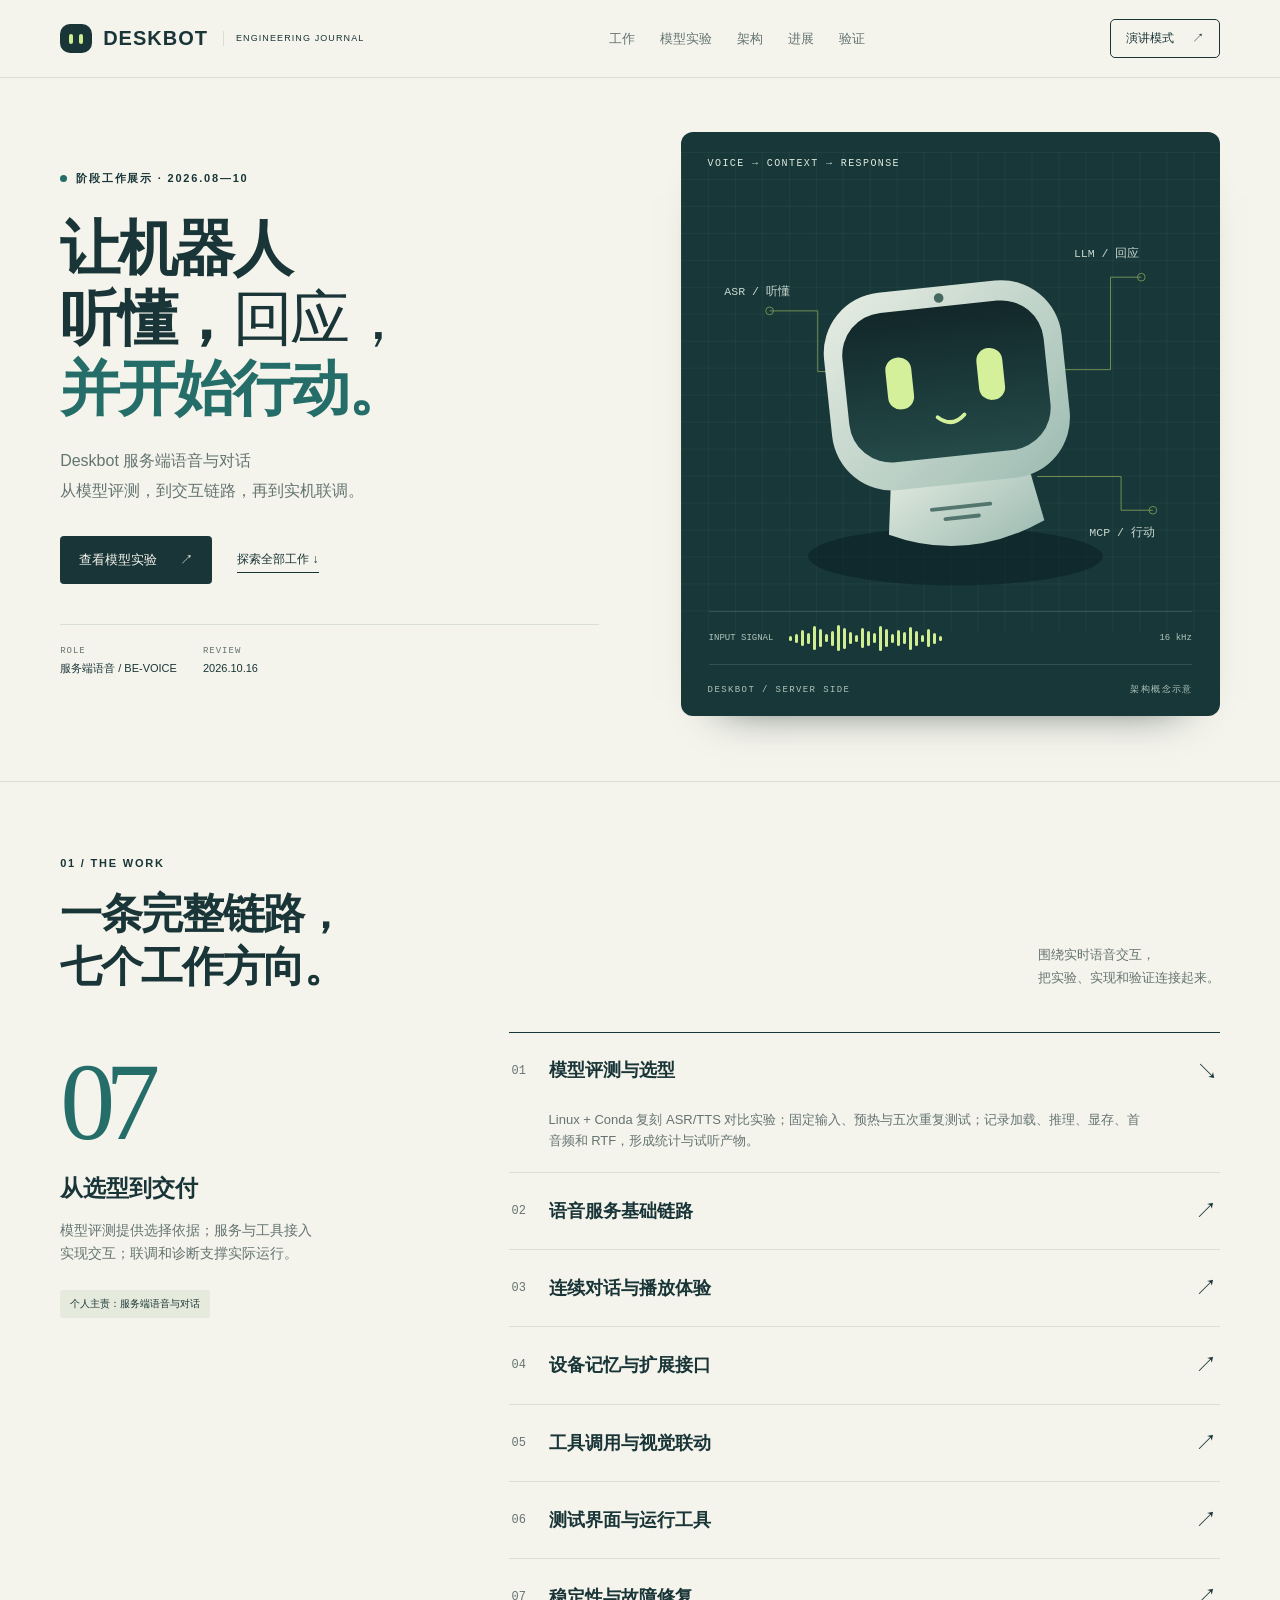
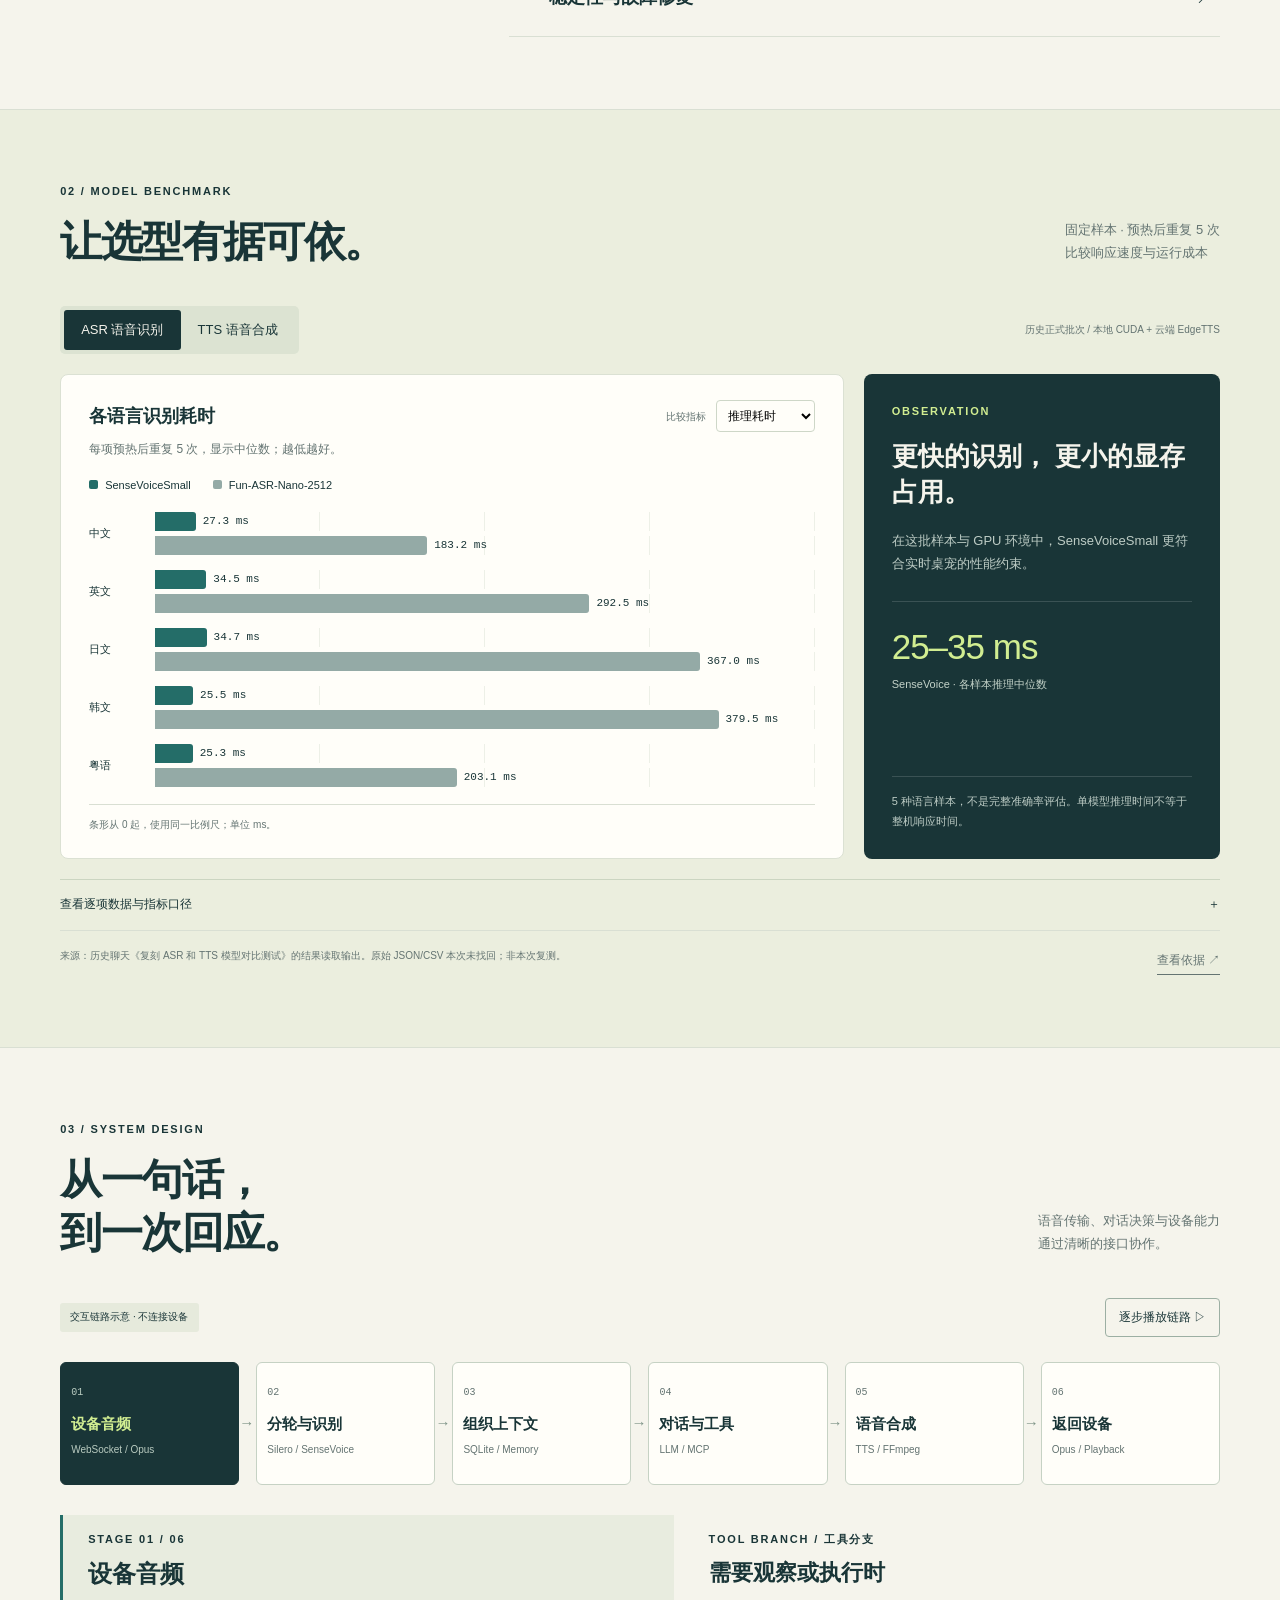
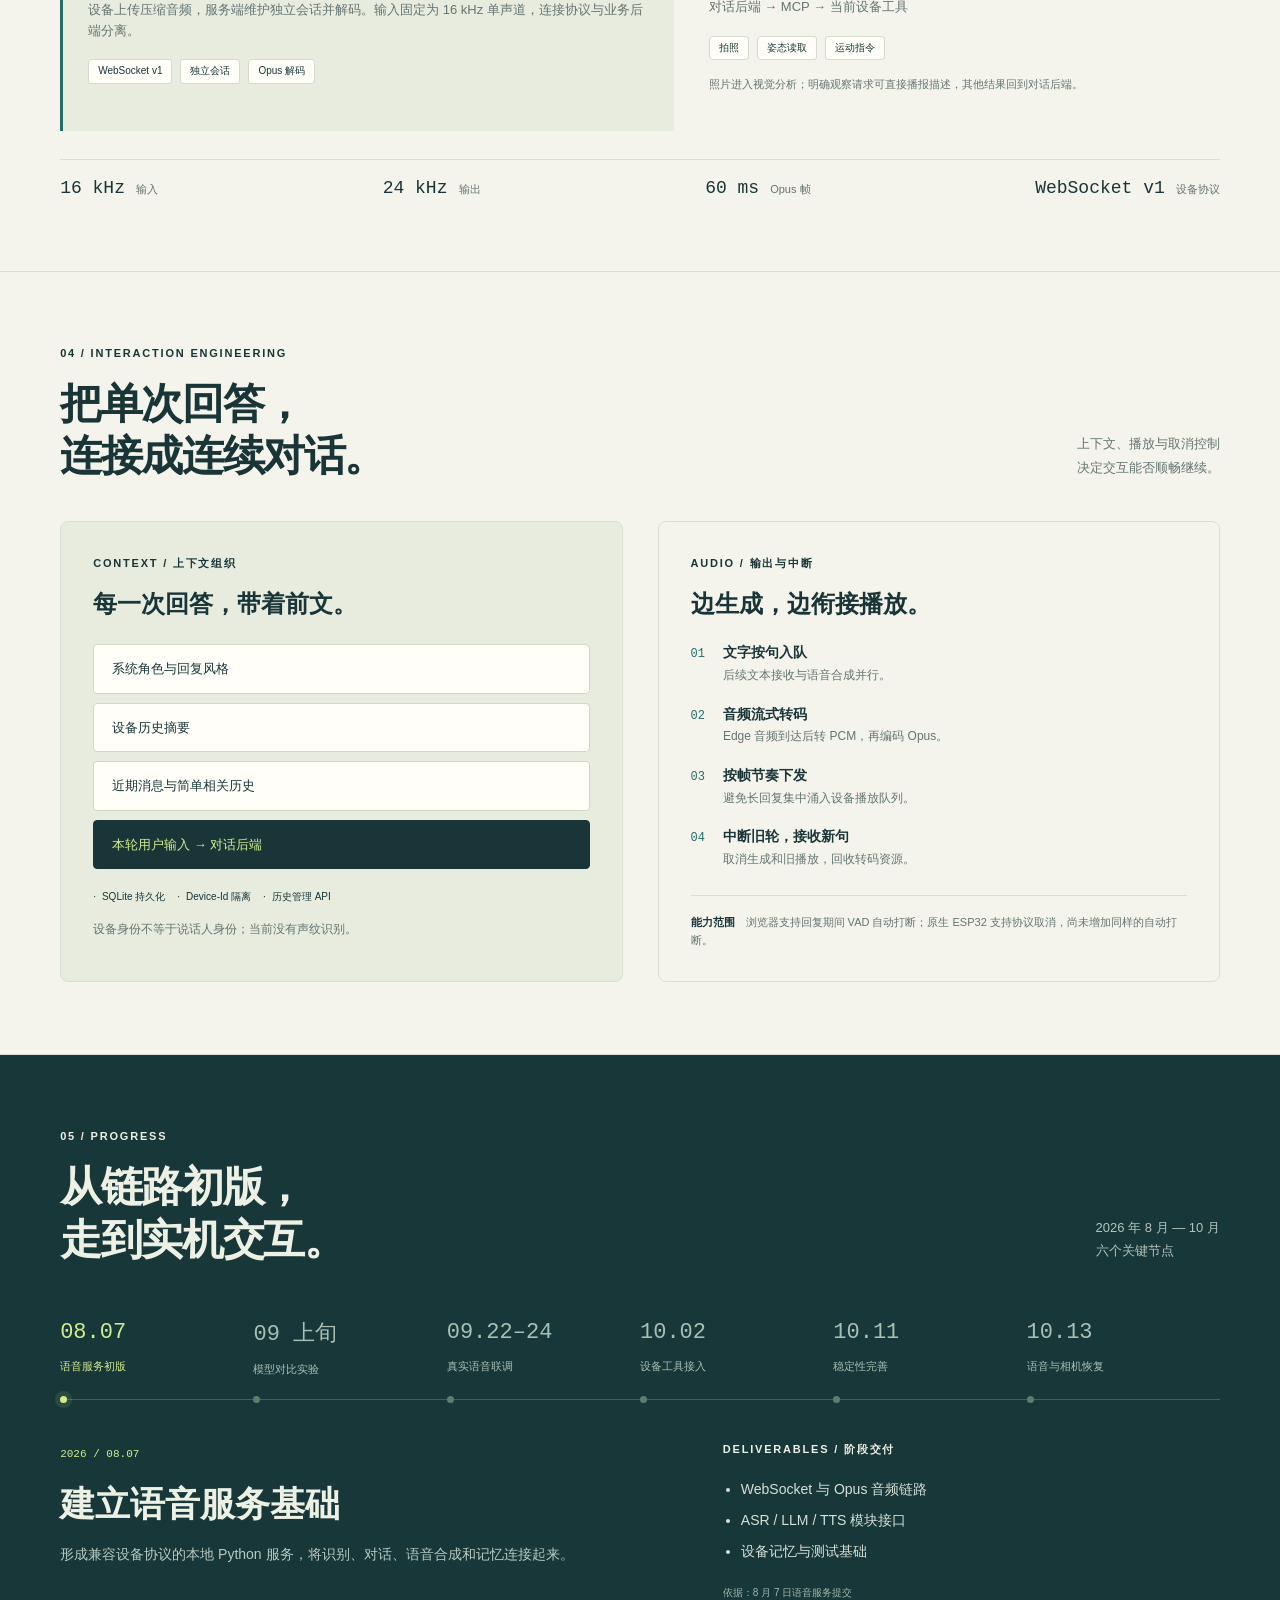
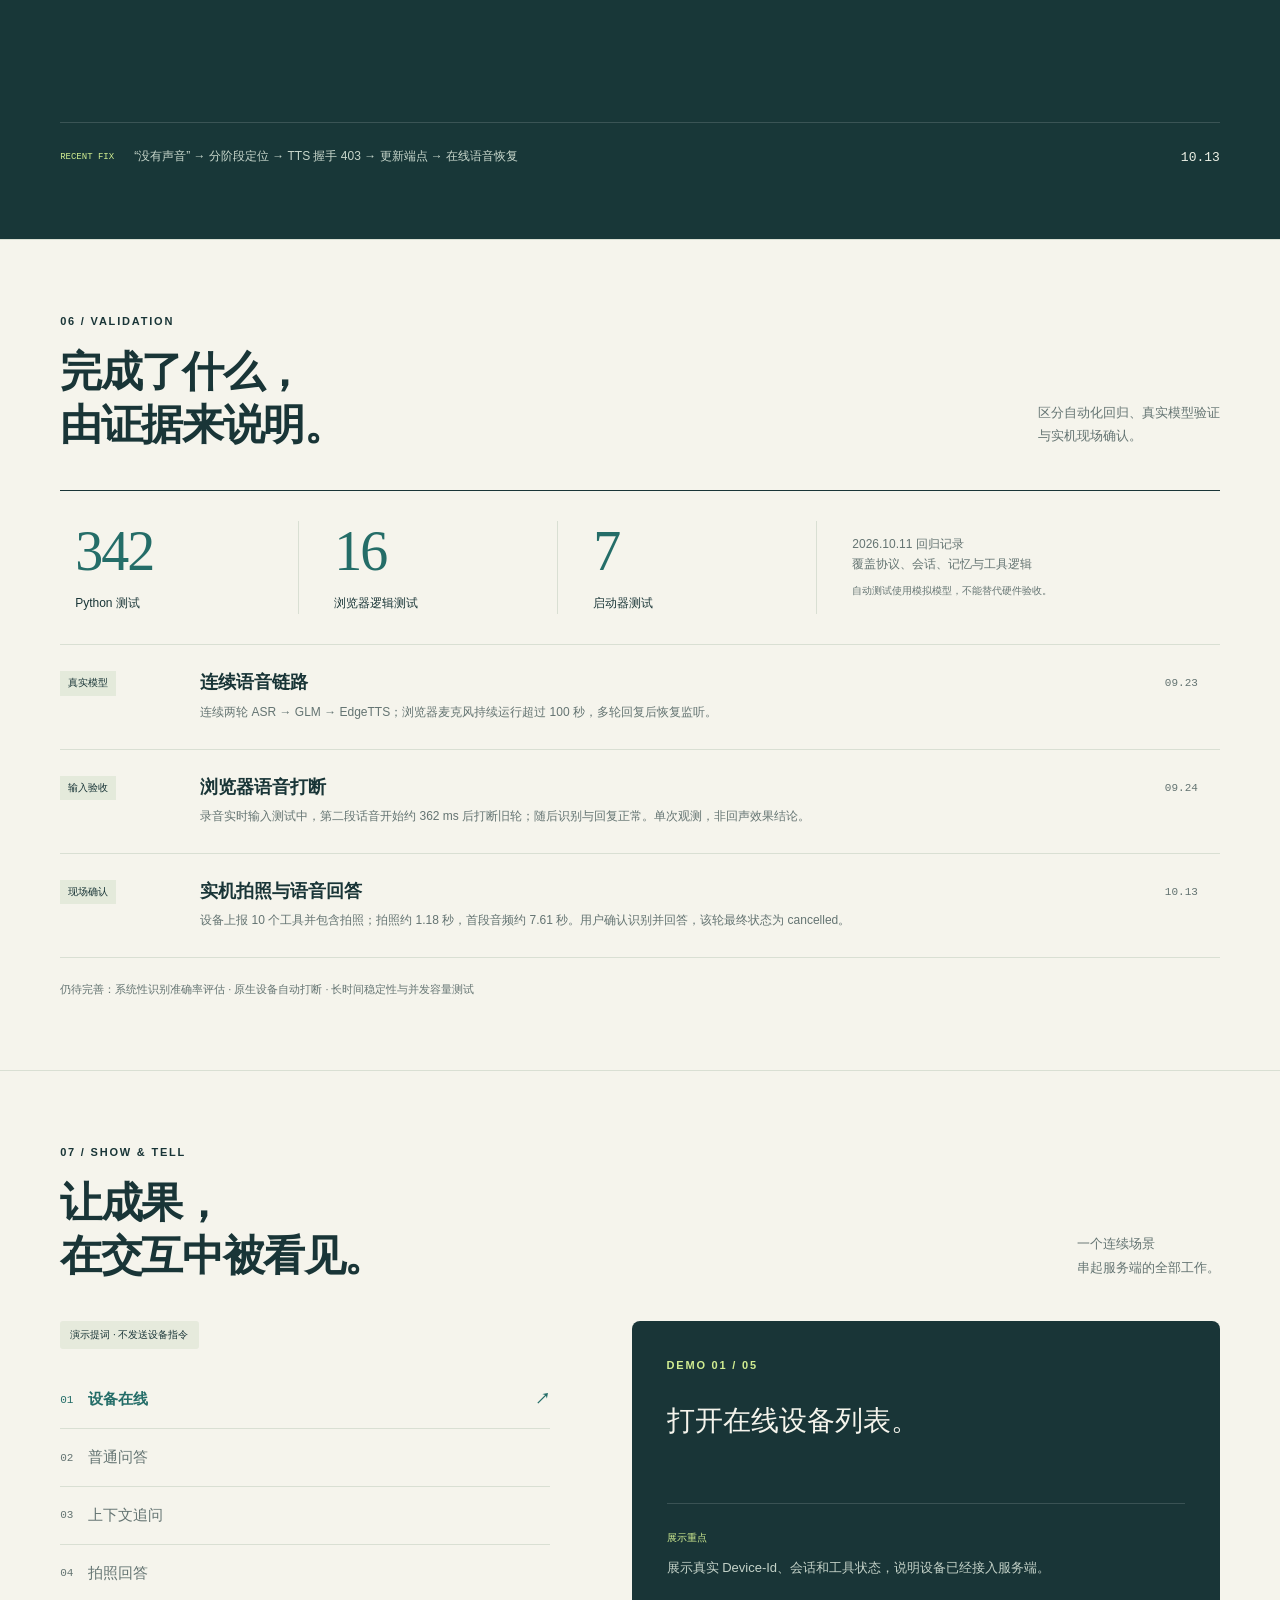
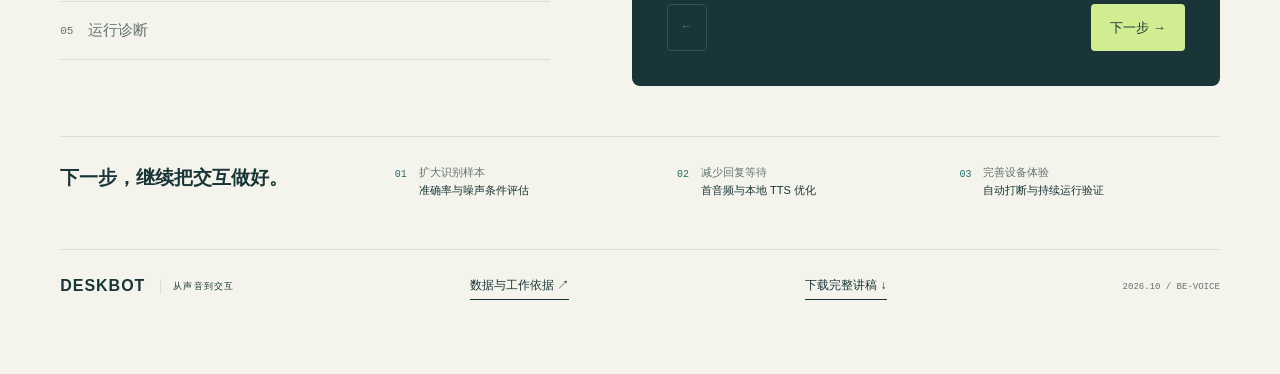
<file: docs/work-showcase/index.html>
<!doctype html>
<html lang="zh-CN">
<head>
  <meta charset="utf-8"><meta name="viewport" content="width=device-width,initial-scale=1">
  <meta name="description" content="Deskbot 服务端语音与对话工作展示：模型评测、系统实现、设备接入和实机联调。">
  <meta name="theme-color" content="#142a2c"><title>Deskbot · 从声音到交互</title>
  <link rel="stylesheet" href="styles.css"><script src="app.js" defer></script>
</head>
<body>
<a class="skip" href="#overview">跳转到内容</a>
<header class="topbar">
  <a class="brand" href="#overview" aria-label="Deskbot 首页"><span class="brand-icon"><i></i><i></i></span>DESKBOT<span class="brand-label">ENGINEERING JOURNAL</span></a>
  <nav aria-label="章节导航"><a href="#scope">工作</a><a href="#benchmark">模型实验</a><a href="#architecture">架构</a><a href="#timeline">进展</a><a href="#evidence">验证</a></nav>
  <button class="present-toggle" id="presentToggle">演讲模式 <span>↗</span></button>
</header>
<main>
<section id="overview" class="hero chapter" data-title="从声音到交互" data-note="我负责服务端语音与对话部分。这次介绍三类交付：模型评测依据、语音系统实现，以及设备联调与验证工具。当前配置为本地 VAD/ASR 加云端模型和语音合成。">
  <div class="hero-copy"><div class="eyebrow"><span class="status-dot"></span>阶段工作展示 · 2026.08—10</div>
    <h1>让机器人<br>听懂，<span class="serif">回应，</span><br><span class="accent">并开始行动。</span></h1>
    <p class="hero-desc">Deskbot 服务端语音与对话<br>从模型评测，到交互链路，再到实机联调。</p>
    <div class="hero-actions"><a class="primary" href="#benchmark">查看模型实验 <span>↗</span></a><a class="text-link" href="#scope">探索全部工作 ↓</a></div>
    <div class="hero-meta"><span>ROLE <b>服务端语音 / BE-VOICE</b></span><span>REVIEW <b>2026.10.16</b></span></div>
  </div>
  <div class="hero-art" aria-label="Deskbot 语音与工具交互架构示意，非硬件实拍">
    <div class="art-label">VOICE → CONTEXT → RESPONSE</div>
    <svg class="robot" viewBox="0 0 560 500" role="img" aria-labelledby="robotTitle">
      <title id="robotTitle">桌面机器人的服务端交互示意</title>
      <defs><pattern id="grid" width="28" height="28" patternUnits="userSpaceOnUse"><path d="M28 0H0V28" fill="none" stroke="#d5e5df" stroke-opacity=".09"/></pattern><linearGradient id="body" x1="0" x2="1" y1="0" y2="1"><stop stop-color="#e8eee4"/><stop offset="1" stop-color="#9cbbb1"/></linearGradient><linearGradient id="screen" x2="0" y2="1"><stop stop-color="#12272a"/><stop offset="1" stop-color="#244a48"/></linearGradient></defs>
      <rect width="560" height="500" fill="url(#grid)"/><ellipse cx="285" cy="420" rx="153" ry="30" fill="#071d20" opacity=".5"/>
      <g fill="none" stroke="#bddc6c" stroke-width="1" opacity=".55"><path d="M92 165H142V228H174"/><path d="M388 226H446V130H478"/><path d="M370 337H457V372H490"/><circle cx="92" cy="165" r="4"/><circle cx="478" cy="130" r="4"/><circle cx="490" cy="372" r="4"/></g>
      <g transform="rotate(-6 280 270)"><path d="M213 320L203 390Q281 428 365 392L351 315" fill="url(#body)"/><rect x="155" y="139" width="248" height="206" rx="63" fill="url(#body)"/><rect x="174" y="160" width="210" height="156" rx="44" fill="url(#screen)"/>
      <rect class="eye" x="217" y="208" width="27" height="54" rx="13" fill="#d4f09a"/><rect class="eye" x="312" y="208" width="27" height="54" rx="13" fill="#d4f09a"/><path d="M266 274Q280 287 294 274" stroke="#d4f09a" stroke-width="4" fill="none" stroke-linecap="round"/>
      <circle cx="280" cy="151" r="5" fill="#456860"/><path d="M250 369H311" stroke="#52766e" stroke-width="4" stroke-linecap="round"/><path d="M263 380H298" stroke="#52766e" stroke-width="4" stroke-linecap="round"/></g>
      <g fill="#c9d7cf" font-size="12" font-family="monospace"><text x="45" y="149">ASR / 听懂</text><text x="408" y="109">LLM / 回应</text><text x="424" y="399">MCP / 行动</text></g>
    </svg>
    <div class="signal"><span>INPUT SIGNAL</span><div class="wave" aria-hidden="true"></div><span>16 kHz</span></div>
    <div class="art-foot"><span>DESKBOT / SERVER SIDE</span><span>架构概念示意</span></div>
  </div>
</section>

<section id="scope" class="chapter section" data-title="七个工作方向" data-note="从模型选择、服务搭建、连续交互、记忆接口，到工具接入、联调平台和故障修复，形成完整交付。硬件驱动与独立视觉模块按团队分工完成。点击条目可展开具体工作。">
  <div class="section-head"><div><div class="eyebrow">01 / THE WORK</div><h2>一条完整链路，<br>七个工作方向。</h2></div><p>围绕实时语音交互，<br>把实验、实现和验证连接起来。</p></div>
  <div class="work-layout"><div class="scope-aside"><span class="large-number">07</span><h3>从选型到交付</h3><p>模型评测提供选择依据；服务与工具接入实现交互；联调和诊断支撑实际运行。</p><span class="tag">个人主责：服务端语音与对话</span></div>
    <div class="work-list">
      <details open><summary><span>01</span><h3>模型评测与选型</h3><b>↗</b></summary><p>Linux + Conda 复刻 ASR/TTS 对比实验；固定输入、预热与五次重复测试；记录加载、推理、显存、首音频和 RTF，形成统计与试听产物。</p></details>
      <details><summary><span>02</span><h3>语音服务基础链路</h3><b>↗</b></summary><p>实现 Python 语音服务，兼容小智 WebSocket v1；接入 Silero VAD、SenseVoice、OpenAI 兼容 LLM、EdgeTTS、FFmpeg 和 Opus 编解码。</p></details>
      <details><summary><span>03</span><h3>连续对话与播放体验</h3><b>↗</b></summary><p>自动分轮、回复后恢复监听、分句合成、音频按 60 ms 帧节奏下发；浏览器持续对话支持说话打断并取消旧轮。</p></details>
      <details><summary><span>04</span><h3>设备记忆与扩展接口</h3><b>↗</b></summary><p>SQLite 保存历史与摘要，按设备隔离，提供简单相关检索及管理 API；通过 Provider 与 DialogueBackend 解耦语音链路和模型。</p></details>
      <details><summary><span>05</span><h3>工具调用与视觉联动</h3><b>↗</b></summary><p>MCP 初始化、工具发现、会话绑定与调用返回；接入拍照、姿态、运动工具，将视觉分析结果接回语音输出。承担语音侧集成与跨模块联调。</p></details>
      <details><summary><span>06</span><h3>测试界面与运行工具</h3><b>↗</b></summary><p>文字、录音及 WAV 测试入口；在线设备、历史、耗时、日志和模型测速；桌面启动与停止入口，支持 ninfer、Ollama、智谱配置选择。</p></details>
      <details><summary><span>07</span><h3>稳定性与故障修复</h3><b>↗</b></summary><p>就绪检查、旧会话替换、超时与取消、空回复修复、本地命令 TTS 接口；定位并修复 EdgeTTS 403，协同定位实机摄像头工具缺失。</p></details>
    </div></div>
</section>

<section id="benchmark" class="chapter section benchmark" data-title="模型评测与选型" data-note="正式批次采用五次重复，预热不计入统计。本地模型用 CUDA，EdgeTTS 为云端。ASR 覆盖五种语言；TTS 覆盖五类文本。数字为历史实验输出。Qwen3-TTS 本次是整段接口，不能将接口差异当作模型能力排名。">
  <div class="section-head"><div><div class="eyebrow">02 / MODEL BENCHMARK</div><h2>让选型有据可依。</h2></div><p>固定样本 · 预热后重复 5 次<br>比较响应速度与运行成本</p></div>
  <div class="benchmark-top"><div class="segmented" role="group" aria-label="模型测试类别"><button class="selected" data-bench="asr" aria-pressed="true">ASR 语音识别</button><button data-bench="tts" aria-pressed="false">TTS 语音合成</button></div><span class="small-label">历史正式批次 / 本地 CUDA + 云端 EdgeTTS</span></div>
  <div class="experiment-grid"><div class="chart-panel"><div class="chart-toolbar"><h3 id="chartTitle">各语言识别耗时</h3><label>比较指标<select id="metric" aria-label="比较指标"></select></label></div><p id="chartSubtitle" class="muted"></p><div class="legend" id="legend"></div><div id="chart" class="bar-chart" role="img"></div><div class="axis-note" id="axisNote"></div></div>
  <aside class="experiment-summary"><span class="eyebrow">OBSERVATION</span><h3 id="benchConclusion"></h3><p id="benchBody"></p><div class="metric-highlight"><span id="highlightValue"></span><small id="highlightLabel"></small></div><p class="method-note" id="methodNote"></p></aside></div>
  <details class="data-details"><summary>查看逐项数据与指标口径 <span>＋</span></summary><div class="table-wrap" id="dataTable"></div></details>
  <div class="source-line"><span>来源：历史聊天《复刻 ASR 和 TTS 模型对比测试》的结果读取输出。原始 JSON/CSV 本次未找回；非本次复测。</span><button class="text-link" data-open-sources>查看依据 ↗</button></div>
</section>

<section id="architecture" class="chapter section architecture" data-title="从一句话到一次回应" data-note="点击阶段说明每一部分职责。示意不连接真实服务。用户说完后才进行 ASR；文本按句进入 TTS，并将音频按帧节奏发给设备。模型与对话业务通过独立接口接入。">
  <div class="section-head"><div><div class="eyebrow">03 / SYSTEM DESIGN</div><h2>从一句话，<br>到一次回应。</h2></div><p>语音传输、对话决策与设备能力<br>通过清晰的接口协作。</p></div>
  <div class="architecture-tools"><span class="tag">交互链路示意 · 不连接设备</span><button id="playFlow" class="outline">逐步播放链路 ▷</button></div>
  <div class="flow-path" id="flowPath" role="group" aria-label="语音链路阶段"></div>
  <div class="flow-bottom"><div class="flow-detail" aria-live="polite"><span id="flowIndex" class="eyebrow"></span><h3 id="flowTitle"></h3><p id="flowText"></p><div id="flowTags" class="tags"></div></div><div class="tool-branch"><div class="branch-line"></div><span class="eyebrow">TOOL BRANCH / 工具分支</span><h3>需要观察或执行时</h3><p>对话后端 → MCP → 当前设备工具</p><div class="tags"><span>拍照</span><span>姿态读取</span><span>运动指令</span></div><p class="muted">照片进入视觉分析；明确观察请求可直接播报描述，其他结果回到对话后端。</p></div></div>
  <div class="architecture-footer"><span><b>16 kHz</b> 输入</span><span><b>24 kHz</b> 输出</span><span><b>60 ms</b> Opus 帧</span><span><b>WebSocket v1</b> 设备协议</span></div>
</section>

<section id="interaction" class="chapter section" data-title="对话如何连续起来" data-note="除了模型调用，还实现了上下文、音频队列和取消控制。SQLite 按设备保存历史，不识别同设备前的不同用户。浏览器已支持说话打断，原生 ESP32 的回复期间 VAD 打断仍待完成。">
  <div class="section-head"><div><div class="eyebrow">04 / INTERACTION ENGINEERING</div><h2>把单次回答，<br>连接成连续对话。</h2></div><p>上下文、播放与取消控制<br>决定交互能否顺畅继续。</p></div>
  <div class="interaction-grid"><article class="memory-panel"><span class="eyebrow">CONTEXT / 上下文组织</span><h3>每一次回答，带着前文。</h3><div class="context-stack"><span>系统角色与回复风格</span><span>设备历史摘要</span><span>近期消息与简单相关历史</span><span class="context-current">本轮用户输入 → 对话后端</span></div><div class="mini-facts"><span>SQLite 持久化</span><span>Device-Id 隔离</span><span>历史管理 API</span></div><p class="muted">设备身份不等于说话人身份；当前没有声纹识别。</p></article>
  <article class="playback-panel"><span class="eyebrow">AUDIO / 输出与中断</span><h3>边生成，边衔接播放。</h3><ol class="playback-steps"><li><b>01</b><div><h4>文字按句入队</h4><p>后续文本接收与语音合成并行。</p></div></li><li><b>02</b><div><h4>音频流式转码</h4><p>Edge 音频到达后转 PCM，再编码 Opus。</p></div></li><li><b>03</b><div><h4>按帧节奏下发</h4><p>避免长回复集中涌入设备播放队列。</p></div></li><li><b>04</b><div><h4>中断旧轮，接收新句</h4><p>取消生成和旧播放，回收转码资源。</p></div></li></ol><div class="boundary"><b>能力范围</b> 浏览器支持回复期间 VAD 自动打断；原生 ESP32 支持协议取消，尚未增加同样的自动打断。</div></article></div>
</section>

<section id="timeline" class="chapter section timeline-section" data-title="阶段进展" data-note="8 月搭建语音服务初版，9 月完成模型实验与真实语音联调，10 月接入设备工具、完善联调平台并修复稳定性问题。点击时间点查看具体交付。">
  <div class="section-head"><div><div class="eyebrow">05 / PROGRESS</div><h2>从链路初版，<br>走到实机交互。</h2></div><p>2026 年 8 月 — 10 月<br>六个关键节点</p></div>
  <div class="timeline-tabs" id="timelineTabs" role="group" aria-label="阶段进展"></div>
  <div class="milestone" aria-live="polite"><div><span id="milestoneDate" class="milestone-date"></span><h3 id="milestoneTitle"></h3><p id="milestoneText"></p></div><div><span class="eyebrow">DELIVERABLES / 阶段交付</span><ul id="milestoneList"></ul><div id="milestoneSource" class="source-tag"></div></div></div>
  <div class="fix-strip"><span>RECENT FIX</span><p>“没有声音” → 分阶段定位 → TTS 握手 403 → 更新端点 → 在线语音恢复</p><b>10.13</b></div>
</section>

<section id="evidence" class="chapter section evidence" data-title="成果与验证依据" data-note="测试数字是 10 月 11 日已有记录，不是今天新跑的。真实语音和实机视觉另有联调记录。实机视觉那一轮识别和声音得到确认，但最终状态是 cancelled，所以不说整轮无异常完成。">
  <div class="section-head"><div><div class="eyebrow">06 / VALIDATION</div><h2>完成了什么，<br>由证据来说明。</h2></div><p>区分自动化回归、真实模型验证<br>与实机现场确认。</p></div>
  <div class="test-stats"><div><b>342</b><span>Python 测试</span></div><div><b>16</b><span>浏览器逻辑测试</span></div><div><b>7</b><span>启动器测试</span></div><p>2026.10.11 回归记录<br>覆盖协议、会话、记忆与工具逻辑<br><small>自动测试使用模拟模型，不能替代硬件验收。</small></p></div>
  <div class="evidence-rows"><article><span class="evidence-type">真实模型</span><div><h3>连续语音链路</h3><p>连续两轮 ASR → GLM → EdgeTTS；浏览器麦克风持续运行超过 100 秒，多轮回复后恢复监听。</p></div><time>09.23</time></article><article><span class="evidence-type">输入验收</span><div><h3>浏览器语音打断</h3><p>录音实时输入测试中，第二段话音开始约 362 ms 后打断旧轮；随后识别与回复正常。单次观测，非回声效果结论。</p></div><time>09.24</time></article><article><span class="evidence-type">现场确认</span><div><h3>实机拍照与语音回答</h3><p>设备上报 10 个工具并包含拍照；拍照约 1.18 秒，首段音频约 7.61 秒。用户确认识别并回答，该轮最终状态为 cancelled。</p></div><time>10.13</time></article></div>
  <div class="evidence-foot">仍待完善：系统性识别准确率评估 · 原生设备自动打断 · 长时间稳定性与并发容量测试</div>
</section>

<section id="demo" class="chapter section demo" data-title="现场展示与下一步" data-note="现场依次展示：设备在线、普通语音问答、上下文追问、拍照回答、阶段耗时。右侧显示的是建议演示脚本，不会发送真实指令。下一步关注准确率、首音频延迟、设备自动打断和稳定性。">
  <div class="section-head"><div><div class="eyebrow">07 / SHOW & TELL</div><h2>让成果，<br>在交互中被看见。</h2></div><p>一个连续场景<br>串起服务端的全部工作。</p></div>
  <div class="demo-grid"><div><span class="tag">演示提词 · 不发送设备指令</span><div class="demo-steps" id="demoSteps"></div></div><div class="demo-card" aria-live="polite"><span id="demoCount" class="eyebrow"></span><blockquote id="demoQuote"></blockquote><div class="demo-observe"><span>展示重点</span><p id="demoObserve"></p></div><div class="demo-controls"><button id="demoPrev" class="outline" aria-label="上一步演示">←</button><button id="demoNext" class="primary">下一步 →</button></div></div></div>
  <div class="next-work"><h3>下一步，继续把交互做好。</h3><div><span>01</span><p>扩大识别样本<br><b>准确率与噪声条件评估</b></p></div><div><span>02</span><p>减少回复等待<br><b>首音频与本地 TTS 优化</b></p></div><div><span>03</span><p>完善设备体验<br><b>自动打断与持续运行验证</b></p></div></div>
  <footer><a class="brand" href="#overview">DESKBOT<span class="brand-label">从声音到交互</span></a><button class="text-link" data-open-sources>数据与工作依据 ↗</button><a class="text-link" href="../server-voice-work-summary-2026-10-16.md" download>下载完整讲稿 ↓</a><span>2026.10 / BE-VOICE</span></footer>
</section>
</main>
<div class="presentation-controls" id="presentationControls" hidden><button id="slidePrev" aria-label="上一页">←</button><span id="slideCounter"></span><span id="slideTitle"></span><button id="notesToggle" aria-pressed="false">讲稿</button><button id="fullscreenToggle">全屏</button><button id="slideNext" aria-label="下一页">→</button></div>
<aside class="speaker-notes" id="speakerNotes" hidden><span>演讲提示</span><p id="noteText"></p></aside>
<dialog id="sourcesDialog"><div class="dialog-head"><div><span class="eyebrow">SOURCES & SCOPE</span><h2>数据与工作依据</h2></div><button id="closeSources" aria-label="关闭来源说明">×</button></div><div class="source-content"><h3>模型实验</h3><p>历史聊天《复刻 ASR 和 TTS 模型对比测试》保存的正式实验读取输出及交接记录。每项重复 5 次，预热不计统计。本地模型使用 CUDA，EdgeTTS 为云端请求。</p><p>ASR 图显示各语言样本的推理中位数；TTS 图显示各类文本的首音频或总耗时中位数。这里没有准确率、自然度评分或置信区间。Qwen3-TTS 的本次适配器为整段生成，首音频等于总生成时间。</p><p>原始 JSON/CSV 本次未在当前目录找到；所展示数字依据历史保存输出，不是新一轮测量。</p><h3>系统实现与验证</h3><ul><li>Deskbot 当前 server/voice 实现与提交记录。</li><li>server/voice/docs/server-work-log.md：阶段工作、回归与实机记录。</li><li>server/voice/docs/local-testing.md：真实模型与浏览器验收。</li><li>docs/team-workflow.md：BE-VOICE 与其他模块职责。</li></ul><h3>归属与能力范围</h3><p>个人工作按服务端语音、模型实验、设备工具接入和联调归纳。硬件驱动及独立视觉模块属于团队协作；采用现有模型，没有声称自研模型训练。</p><p>当前配置依赖云端 LLM、视觉与 EdgeTTS。浏览器自动打断不代表原生 ESP32 已具备同样能力；多连接支持不代表已完成容量压测。</p><a class="primary" href="../server-voice-work-summary-2026-10-16.md" download>下载完整工作总结 ↓</a></div></dialog>
<div id="toast" class="toast" role="status" hidden></div>
</body></html>
</file>
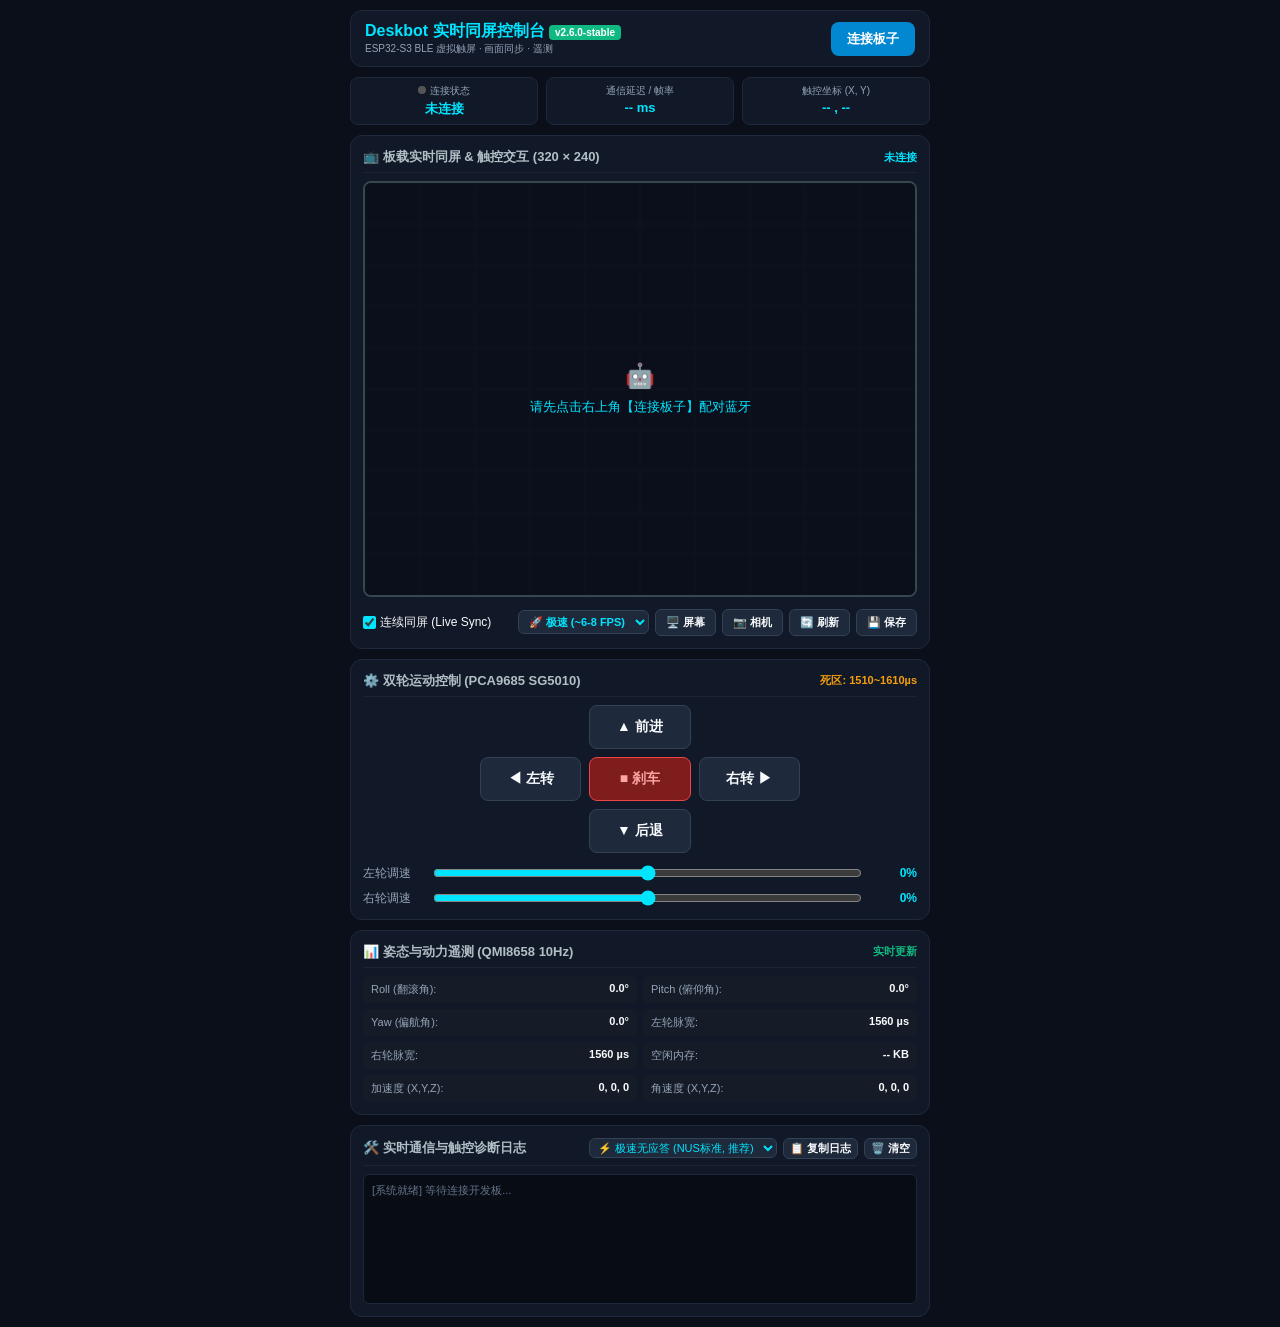
<file: tools/ble_console/index.html>
<!DOCTYPE html>
<html lang="zh-CN">
<head>
    <meta charset="UTF-8">
    <meta name="viewport" content="width=device-width, initial-scale=1.0, maximum-scale=1.0, user-scalable=no">
    <meta http-equiv="Cache-Control" content="no-cache, no-store, must-revalidate">
    <meta http-equiv="Pragma" content="no-cache">
    <meta http-equiv="Expires" content="0">
    <title>Deskbot 实战派实时同屏 & 蓝牙控制台</title>
    <style>
        :root {
            --bg-color: #0b0f19;
            --card-bg: #111827;
            --card-border: #1e293b;
            --accent-color: #00e5ff;
            --accent-success: #10b981;
            --accent-warn: #f59e0b;
            --accent-danger: #ef4444;
            --text-main: #f8fafc;
            --text-dim: #94a3b8;
        }

        * {
            box-sizing: border-box;
            margin: 0;
            padding: 0;
            -webkit-tap-highlight-color: transparent;
            touch-action: manipulation;
            font-family: -apple-system, BlinkMacSystemFont, "Segoe UI", Roboto, Helvetica, Arial, sans-serif;
        }

        body {
            background-color: var(--bg-color);
            color: var(--text-main);
            padding: 10px;
            display: flex;
            flex-direction: column;
            gap: 10px;
            max-width: 600px;
            margin: 0 auto;
        }

        /* Top Header */
        header {
            display: flex;
            align-items: center;
            justify-content: space-between;
            padding: 10px 14px;
            background: var(--card-bg);
            border: 1px solid var(--card-border);
            border-radius: 12px;
        }

        .title {
            font-size: 16px;
            font-weight: 700;
            color: var(--accent-color);
        }

        .btn-conn {
            background: #0288d1;
            color: #fff;
            border: none;
            padding: 8px 16px;
            border-radius: 8px;
            font-weight: 600;
            font-size: 13px;
            cursor: pointer;
            transition: all 0.2s;
        }

        .btn-conn.connected {
            background: var(--accent-danger);
        }

        /* Status bar */
        .status-bar {
            display: grid;
            grid-template-columns: repeat(3, 1fr);
            gap: 8px;
        }

        .status-badge {
            background: var(--card-bg);
            border: 1px solid var(--card-border);
            padding: 6px 8px;
            border-radius: 8px;
            text-align: center;
        }

        .status-badge .lbl {
            font-size: 10px;
            color: var(--text-dim);
            margin-bottom: 2px;
        }

        .status-badge .val {
            font-size: 13px;
            font-weight: 700;
            color: var(--accent-color);
        }

        .pulse-dot {
            display: inline-block;
            width: 8px;
            height: 8px;
            border-radius: 50%;
            background: #555;
            margin-right: 4px;
        }

        .pulse-dot.active {
            background: var(--accent-success);
            box-shadow: 0 0 8px var(--accent-success);
        }

        /* Card common */
        .card {
            background: var(--card-bg);
            border: 1px solid var(--card-border);
            border-radius: 12px;
            padding: 12px;
            display: flex;
            flex-direction: column;
            gap: 8px;
        }

        .card-header {
            display: flex;
            justify-content: space-between;
            align-items: center;
            font-size: 13px;
            font-weight: 600;
            color: #b0bec5;
            border-bottom: 1px solid rgba(255, 255, 255, 0.05);
            padding-bottom: 6px;
        }

        /* Screen & Touch Canvas Container */
        .screen-container {
            position: relative;
            width: 100%;
            aspect-ratio: 320 / 240;
            background: #000;
            border: 2px solid #37474f;
            border-radius: 8px;
            overflow: hidden;
            user-select: none;
            touch-action: none;
            box-shadow: inset 0 0 16px rgba(0,0,0,0.8);
        }

        #screenCanvas {
            position: absolute;
            top: 0;
            left: 0;
            width: 100%;
            height: 100%;
            display: block;
            cursor: crosshair;
        }

        .screen-overlay-loading {
            position: absolute;
            top: 0;
            left: 0;
            width: 100%;
            height: 100%;
            display: flex;
            flex-direction: column;
            align-items: center;
            justify-content: center;
            background: rgba(11, 15, 25, 0.85);
            color: var(--accent-color);
            font-size: 13px;
            gap: 8px;
            pointer-events: none;
            transition: opacity 0.3s;
        }

        /* Stream Controls Bar */
        .stream-controls {
            display: flex;
            align-items: center;
            justify-content: space-between;
            flex-wrap: wrap;
            gap: 6px;
            font-size: 12px;
            padding-top: 4px;
        }

        .stream-left {
            display: flex;
            align-items: center;
            gap: 8px;
        }

        .stream-right {
            display: flex;
            align-items: center;
            gap: 6px;
        }

        .btn-stream {
            background: #1e293b;
            color: var(--text-main);
            border: 1px solid #334155;
            border-radius: 6px;
            padding: 5px 10px;
            font-size: 11px;
            font-weight: 600;
            cursor: pointer;
            transition: background 0.2s;
        }

        .btn-stream:active {
            background: var(--accent-color);
            color: #000;
        }

        .btn-stream.active {
            background: #0288d1;
            border-color: #00e5ff;
        }

        .progress-bar-wrap {
            height: 4px;
            background: #1e293b;
            border-radius: 2px;
            overflow: hidden;
            width: 100%;
            display: none;
        }

        .progress-bar-fill {
            height: 100%;
            width: 0%;
            background: var(--accent-color);
            transition: width 0.05s;
        }

        /* Section 2: Motion Control */
        .motion-grid {
            display: grid;
            grid-template-columns: repeat(3, 1fr);
            gap: 8px;
            width: 100%;
            max-width: 320px;
            margin: 0 auto;
        }

        .btn-ctrl {
            background: #1e293b;
            color: var(--text-main);
            border: 1px solid #334155;
            border-radius: 8px;
            padding: 12px 0;
            font-size: 14px;
            font-weight: 600;
            cursor: pointer;
            user-select: none;
            touch-action: none;
            transition: background 0.1s, transform 0.1s;
        }

        .btn-ctrl:active {
            background: #0288d1;
            transform: scale(0.96);
        }

        .btn-stop {
            background: #7f1d1d;
            border-color: var(--accent-danger);
            color: #fca5a5;
        }

        .btn-stop:active {
            background: var(--accent-danger);
            color: #fff;
        }

        .slider-row {
            display: flex;
            align-items: center;
            gap: 10px;
            font-size: 12px;
        }

        .slider-row span {
            width: 60px;
            color: var(--text-dim);
        }

        .slider-row input[type=range] {
            flex: 1;
            accent-color: var(--accent-color);
        }

        .slider-row b {
            width: 45px;
            text-align: right;
            color: var(--accent-color);
        }

        /* Section 3: Telemetry */
        .tele-grid {
            display: grid;
            grid-template-columns: repeat(2, 1fr);
            gap: 6px;
            font-size: 11px;
        }

        .tele-item {
            background: #151c27;
            padding: 6px 8px;
            border-radius: 6px;
            display: flex;
            justify-content: space-between;
        }

        .tele-item span {
            color: var(--text-dim);
        }
    </style>
</head>
<body>

    <header>
        <div>
            <div class="title">Deskbot 实时同屏控制台 <span style="font-size: 10px; background: #10b981; padding: 2px 6px; border-radius: 4px; color: #fff;">v2.6.0-stable</span></div>
            <div style="font-size: 10px; color: var(--text-dim);">ESP32-S3 BLE 虚拟触屏 · 画面同步 · 遥测</div>
        </div>
        <button id="btnConnect" class="btn-conn">连接板子</button>
    </header>

    <div class="status-bar">
        <div class="status-badge">
            <div class="lbl"><span id="pulseDot" class="pulse-dot"></span>连接状态</div>
            <div class="val" id="lblConn">未连接</div>
        </div>
        <div class="status-badge">
            <div class="lbl">通信延迟 / 帧率</div>
            <div class="val" id="lblPing">-- ms</div>
        </div>
        <div class="status-badge">
            <div class="lbl">触控坐标 (X, Y)</div>
            <div class="val" id="lblCoord">-- , --</div>
        </div>
    </div>

    <!-- 1. 核心交互区：实时同屏 + 虚拟触控一体化画布 -->
    <div class="card">
        <div class="card-header">
            <span>📺 板载实时同屏 & 触控交互 (320 × 240)</span>
            <span id="lblStreamStatus" style="font-size: 11px; color: var(--accent-color);">未连接</span>
        </div>

        <!-- 320x240 画面与触控画布 -->
        <div class="screen-container" id="screenBox">
            <canvas id="screenCanvas" width="320" height="240"></canvas>
            <div id="screenLoading" class="screen-overlay-loading">
                <div style="font-size: 24px;">🤖</div>
                <div id="loadingText">请先点击右上角【连接板子】配对蓝牙</div>
            </div>
        </div>

        <div class="progress-bar-wrap" id="progWrap">
            <div class="progress-bar-fill" id="progFill"></div>
        </div>

        <!-- 同屏辅助控制栏 -->
        <div class="stream-controls">
            <div class="stream-left">
                <label style="cursor: pointer; display: flex; align-items: center; gap: 4px;">
                    <input type="checkbox" id="chkAutoSync" checked style="accent-color: var(--accent-color);">
                    <span>连续同屏 (Live Sync)</span>
                </label>
            </div>
            <div class="stream-right">
                <select id="selFpsMode" class="btn-stream" onchange="changeFpsMode(this.value)" title="选择同步帧率模式" style="background:#1e293b; color:var(--accent-color); border:1px solid #334155; border-radius:6px; padding:4px 6px;">
                    <option value="fast" selected>🚀 极速 (~6-8 FPS)</option>
                    <option value="balanced">⚖️ 均衡 (~4 FPS)</option>
                    <option value="hd">🖼️ 高清 (~2 FPS)</option>
                </select>
                <button class="btn-stream" id="btnSourceScreen" onclick="switchSource(0)" title="显示小智界面">🖥️ 屏幕</button>
                <button class="btn-stream" id="btnSourceCam" onclick="switchSource(1)" title="显示GC2145摄像头画面">📷 相机</button>
                <button class="btn-stream" onclick="manualRefresh()" title="立即手动刷新一帧">🔄 刷新</button>
                <button class="btn-stream" onclick="saveScreenshot()" title="保存当前截屏到手机">💾 保存</button>
            </div>
        </div>
    </div>

    <!-- 2. 双轮舵机控制 -->
    <div class="card">
        <div class="card-header">
            <span>⚙️ 双轮运动控制 (PCA9685 SG5010)</span>
            <span style="font-size: 11px; color: var(--accent-warn);">死区: 1510~1610µs</span>
        </div>

        <div class="motion-grid">
            <div></div>
            <button class="btn-ctrl" onpointerdown="sendDrive(25, 25, 0)" onpointerup="sendDrive(0, 0, 0)">▲ 前进</button>
            <div></div>

            <button class="btn-ctrl" onpointerdown="sendDrive(-20, 20, 0)" onpointerup="sendDrive(0, 0, 0)">◀ 左转</button>
            <button class="btn-ctrl btn-stop" onclick="sendDrive(0, 0, 0)">■ 刹车</button>
            <button class="btn-ctrl" onpointerdown="sendDrive(20, -20, 0)" onpointerup="sendDrive(0, 0, 0)">右转 ▶</button>

            <div></div>
            <button class="btn-ctrl" onpointerdown="sendDrive(-25, -25, 0)" onpointerup="sendDrive(0, 0, 0)">▼ 后退</button>
            <div></div>
        </div>

        <div class="slider-row" style="margin-top: 4px;">
            <span>左轮调速</span>
            <input type="range" id="sliderLeft" min="-100" max="100" value="0" oninput="updateSliders()">
            <b id="valLeft">0%</b>
        </div>
        <div class="slider-row">
            <span>右轮调速</span>
            <input type="range" id="sliderRight" min="-100" max="100" value="0" oninput="updateSliders()">
            <b id="valRight">0%</b>
        </div>
    </div>

    <!-- 3. 姿态与系统遥测 (10Hz) -->
    <div class="card">
        <div class="card-header">
            <span>📊 姿态与动力遥测 (QMI8658 10Hz)</span>
            <span style="font-size: 11px; color: var(--accent-success);">实时更新</span>
        </div>
        <div class="tele-grid">
            <div class="tele-item"><span>Roll (翻滚角):</span><b id="teleRoll">0.0°</b></div>
            <div class="tele-item"><span>Pitch (俯仰角):</span><b id="telePitch">0.0°</b></div>
            <div class="tele-item"><span>Yaw (偏航角):</span><b id="teleYaw">0.0°</b></div>
            <div class="tele-item"><span>左轮脉宽:</span><b id="teleLeftPwm">1560 µs</b></div>
            <div class="tele-item"><span>右轮脉宽:</span><b id="teleRightPwm">1560 µs</b></div>
            <div class="tele-item"><span>空闲内存:</span><b id="teleMem">-- KB</b></div>
            <div class="tele-item"><span>加速度 (X,Y,Z):</span><b id="teleAccel">0, 0, 0</b></div>
            <div class="tele-item"><span>角速度 (X,Y,Z):</span><b id="teleGyro">0, 0, 0</b></div>
        </div>
    </div>

    <!-- 4. 实时诊断控制台 (Diagnostic Console) -->
    <div class="card" id="cardDebugLog">
        <div class="card-header">
            <span>🛠️ 实时通信与触控诊断日志</span>
            <div style="display: flex; gap: 6px; align-items: center;">
                <select id="selWriteMode" onchange="changeWriteMode(this.value)" style="background:#1e293b; color:var(--accent-color); border:1px solid #334155; border-radius:6px; font-size:11px; padding:2px 4px;">
                    <option value="no_response" selected>⚡ 极速无应答 (NUS标准, 推荐)</option>
                    <option value="with_response">🛡️ 带ACK应答 (With Response)</option>
                </select>
                <button class="btn-stream" style="padding: 2px 6px; font-size: 11px;" onclick="copyDebugLog()">📋 复制日志</button>
                <button class="btn-stream" style="padding: 2px 6px; font-size: 11px;" onclick="clearDebugLog()">🗑️ 清空</button>
            </div>
        </div>
        <div id="debugLogBox" style="background:#080c14; border:1px solid #1e293b; border-radius:6px; padding:8px; height:130px; overflow-y:auto; font-family:Consolas, monospace; font-size:11px; display:flex; flex-direction:column; gap:3px;">
            <div style="color: #64748b;">[系统就绪] 等待连接开发板...</div>
        </div>
    </div>

    <script>
        const NUS_SERVICE_UUID = '6e400001-b5a3-f393-e0a9-e50e24dcca9e';
        const NUS_RX_UUID      = '6e400002-b5a3-f393-e0a9-e50e24dcca9e';
        const NUS_TX_UUID      = '6e400003-b5a3-f393-e0a9-e50e24dcca9e';

        let bleDevice = null;
        let rxChar = null;
        let txChar = null;
        let pingTimer = null;
        let pingSendTime = 0;
        let isConnected = false;
        let isManualDisconnect = false;
        let reconnectTimer = null;

        // -----------------------------------------------------------------
        // Diagnostic Logging & Mode Control
        // -----------------------------------------------------------------
        let bleWriteMode = 'no_response'; // 'no_response' (Default, fastest, NUS standard) or 'with_response'

        function logDebug(msg, type = 'info') {
            const box = document.getElementById('debugLogBox');
            if (!box) return;
            const now = new Date();
            const ts = `${now.getHours().toString().padStart(2, '0')}:${now.getMinutes().toString().padStart(2, '0')}:${now.getSeconds().toString().padStart(2, '0')}.${now.getMilliseconds().toString().padStart(3, '0')}`;
            const div = document.createElement('div');
            div.style.wordBreak = 'break-all';
            div.style.lineHeight = '1.3';
            if (type === 'error') {
                div.style.color = '#f87171';
                div.style.fontWeight = 'bold';
            } else if (type === 'success') {
                div.style.color = '#34d399';
            } else if (type === 'warn') {
                div.style.color = '#fbbf24';
            } else {
                div.style.color = '#94a3b8';
            }
            div.textContent = `[${ts}] ${msg}`;
            box.appendChild(div);
            if (box.childNodes.length > 100) {
                box.removeChild(box.firstChild);
            }
            box.scrollTop = box.scrollHeight;
        }

        window.addEventListener('error', (e) => {
            logDebug(`[Page Error] ${e.message}`, 'error');
        });
        window.addEventListener('unhandledrejection', (e) => {
            logDebug(`[Promise Rejection] ${e.reason ? (e.reason.message || e.reason) : e}`, 'error');
        });

        function bytesToHex(bytes) {
            if (!bytes || bytes.length === 0) return '[]';
            return Array.from(bytes).map(b => b.toString(16).padStart(2, '0').toUpperCase()).join(' ');
        }

        function copyDebugLog() {
            const box = document.getElementById('debugLogBox');
            if (!box) return;
            const text = Array.from(box.children).map(c => c.textContent).join('\n');
            navigator.clipboard.writeText(text).then(() => {
                alert('诊断日志已成功复制到剪贴板！');
            }).catch(() => {
                alert('复制失败，请手动选择日志框内文字复制');
            });
        }

        function clearDebugLog() {
            const box = document.getElementById('debugLogBox');
            if (box) box.innerHTML = '<div style="color: #64748b;">[日志已清空]</div>';
        }

        function changeWriteMode(mode) {
            bleWriteMode = mode;
            logDebug(`BLE 写入模式已切换为: ${mode === 'no_response' ? '⚡ 极速无应答 (NUS标准)' : '🛡️ 带ACK应答 (With Response)'}`, 'warn');
        }

        // -----------------------------------------------------------------
        // Robust Serialized BLE Write Queue
        // -----------------------------------------------------------------
        const bleWriteQueue = [];
        let isBleWriting = false;

        async function processBleWriteQueue() {
            if (isBleWriting || bleWriteQueue.length === 0 || !rxChar || !isConnected) {
                return;
            }
            isBleWriting = true;

            while (bleWriteQueue.length > 0 && isConnected && rxChar) {
                const item = bleWriteQueue.shift();
                const t0 = performance.now();
                let method = '';
                try {
                    if (bleWriteMode === 'no_response') {
                        if (rxChar.writeValueWithoutResponse) {
                            method = 'WithoutRsp';
                            await rxChar.writeValueWithoutResponse(item.bytes);
                        } else if (rxChar.writeValue) {
                            method = 'writeValue';
                            await rxChar.writeValue(item.bytes);
                        } else if (rxChar.writeValueWithResponse) {
                            method = 'WithRsp';
                            await rxChar.writeValueWithResponse(item.bytes);
                        }
                    } else {
                        if (rxChar.writeValueWithResponse) {
                            method = 'WithRsp';
                            await rxChar.writeValueWithResponse(item.bytes);
                        } else if (rxChar.writeValue) {
                            method = 'writeValue';
                            await rxChar.writeValue(item.bytes);
                        } else if (rxChar.writeValueWithoutResponse) {
                            method = 'WithoutRsp';
                            await rxChar.writeValueWithoutResponse(item.bytes);
                        }
                    }
                    const cost = Math.round(performance.now() - t0);
                    logDebug(`[TX OK] ${item.tag || 'Data'}: ${bytesToHex(item.bytes)} (${method}, ${cost}ms)`, 'success');
                    if (item.resolve) item.resolve();
                } catch (err) {
                    logDebug(`[TX ERR] ${item.tag || 'Data'} 写入失败 (${method}): ${err.message || err}`, 'error');
                    console.warn('BLE write error:', err);
                    if (item.reject) item.reject(err);
                }
                // Inter-packet breath (25ms) prevents GATT operation already in progress
                await new Promise(r => setTimeout(r, 25));
            }

            isBleWriting = false;
        }

        function sendBlePacket(bytes, tag = '') {
            if (!rxChar || !isConnected) return Promise.resolve();
            if (bleWriteQueue.length > 8) {
                bleWriteQueue.splice(0, 2);
            }
            return new Promise((resolve, reject) => {
                bleWriteQueue.push({ bytes, tag, resolve, reject });
                processBleWriteQueue();
            });
        }

        // Image stream assembly state
        let currentFrameId = -1;
        let totalChunks = 0;
        let receivedChunks = new Map();
        let currentSource = 0; // 0=Screen, 1=Camera
        let screenImage = null; // Stored HTMLImageElement
        let frameCount = 0;
        let lastFrameTime = performance.now();
        let fps = 0;
        let isRequestingFrame = false;

        // Active touch state
        let touchState = {
            isDown: false,
            x: 160,
            y: 120
        };

        const canvas = document.getElementById('screenCanvas');
        const ctx = canvas.getContext('2d');
        const screenLoading = document.getElementById('screenLoading');
        const loadingText = document.getElementById('loadingText');
        const chkAutoSync = document.getElementById('chkAutoSync');
        const lblStreamStatus = document.getElementById('lblStreamStatus');

        // Draw initial placeholder
        drawCanvas();

        function drawCanvas() {
            ctx.clearRect(0, 0, 320, 240);
            if (screenImage) {
                // Draw actual screen content from ESP32
                ctx.drawImage(screenImage, 0, 0, 320, 240);
            } else {
                // Sleek tech grid
                ctx.fillStyle = '#0f172a';
                ctx.fillRect(0, 0, 320, 240);
                ctx.strokeStyle = '#1e293b';
                ctx.lineWidth = 1;
                for (let x = 0; x < 320; x += 32) {
                    ctx.beginPath(); ctx.moveTo(x, 0); ctx.lineTo(x, 240); ctx.stroke();
                }
                for (let y = 0; y < 240; y += 24) {
                    ctx.beginPath(); ctx.moveTo(0, y); ctx.lineTo(320, y); ctx.stroke();
                }
            }

            // Draw touch pointer indicator if touching
            if (touchState.isDown) {
                const { x, y } = touchState;
                // Outer glow
                ctx.save();
                ctx.beginPath();
                ctx.arc(x, y, 18, 0, Math.PI * 2);
                ctx.fillStyle = 'rgba(0, 229, 255, 0.35)';
                ctx.fill();
                ctx.strokeStyle = '#00e5ff';
                ctx.lineWidth = 2;
                ctx.stroke();

                // Crosshair
                ctx.beginPath();
                ctx.moveTo(x - 8, y); ctx.lineTo(x + 8, y);
                ctx.moveTo(x, y - 8); ctx.lineTo(x, y + 8);
                ctx.strokeStyle = '#ffffff';
                ctx.lineWidth = 1.5;
                ctx.stroke();
                ctx.restore();
            }
        }

        // -----------------------------------------------------------------
        // BLE Connection
        // -----------------------------------------------------------------
        const btnConnect = document.getElementById('btnConnect');
        const lblConn = document.getElementById('lblConn');
        const pulseDot = document.getElementById('pulseDot');

        btnConnect.addEventListener('click', async () => {
            if (isConnected) {
                isManualDisconnect = true;
                if (reconnectTimer) clearTimeout(reconnectTimer);
                if (bleDevice && bleDevice.gatt.connected) {
                    bleDevice.gatt.disconnect();
                }
                return;
            }

            try {
                if (!navigator.bluetooth) {
                    alert('当前浏览器不支持 Web 蓝牙！\nAndroid 推荐 Chrome / Edge 浏览器；\niOS 请使用 App Store 免费的 Bluefy 浏览器。');
                    return;
                }

                isManualDisconnect = false;
                loadingText.textContent = '正在发现并连接 Deskbot-Touch...';
                screenLoading.style.display = 'flex';

                bleDevice = await navigator.bluetooth.requestDevice({
                    filters: [{ name: 'Deskbot-Touch' }],
                    optionalServices: [NUS_SERVICE_UUID]
                });

                bleDevice.addEventListener('gattserverdisconnected', onDisconnected);
                await connectGattServer();

            } catch (err) {
                console.error(err);
                if (err.name !== 'NotFoundError') {
                    alert('连接失败: ' + err.message);
                }
                loadingText.textContent = '请先点击右上角【连接板子】配对蓝牙';
            }
        });

        async function connectGattServer() {
            logDebug('正在连接 GATT 服务器...', 'info');
            const server = await bleDevice.gatt.connect();
            logDebug('GATT 连接建立，正在发现 NUS 串口服务...', 'info');
            const service = await server.getPrimaryService(NUS_SERVICE_UUID);
            rxChar = await service.getCharacteristic(NUS_RX_UUID);
            txChar = await service.getCharacteristic(NUS_TX_UUID);

            const rxProps = [];
            if (rxChar.properties.write) rxProps.push('WRITE');
            if (rxChar.properties.writeWithoutResponse) rxProps.push('WRITE_NO_RSP');
            logDebug(`RX 特征值就绪 [${rxProps.join('|')}]`, 'info');

            await txChar.startNotifications();
            txChar.addEventListener('characteristicvaluechanged', onTxNotification);
            logDebug('TX 遥测与画面通知已订阅开启', 'success');

            isConnected = true;
            lblConn.textContent = '已连接';
            btnConnect.textContent = '断开';
            btnConnect.classList.add('connected');
            pulseDot.classList.add('active');

            loadingText.textContent = '正在拉取板载实时画面...';
            lblStreamStatus.textContent = '同步中...';

            // Paced ping / heartbeat timer (every 1500ms, only when idle)
            if (pingTimer) clearInterval(pingTimer);
            pingTimer = setInterval(sendHeartbeat, 1500);

            // Immediately request the first screen frame!
            setTimeout(() => requestSnapshot(currentSource), 100);
        }

        function onDisconnected(event) {
            isConnected = false;
            lblConn.textContent = '未连接';
            btnConnect.textContent = '连接板子';
            btnConnect.classList.remove('connected');
            pulseDot.classList.remove('active');
            if (pingTimer) clearInterval(pingTimer);
            lblStreamStatus.textContent = '未连接';

            logDebug(`[GATT 断开] 蓝牙连接已断开 (${event ? event.type : 'normal'})`, 'error');

            if (!isManualDisconnect && bleDevice) {
                loadingText.textContent = '蓝牙连接断开，正在尝试自动重连...';
                screenLoading.style.display = 'flex';
                if (reconnectTimer) clearTimeout(reconnectTimer);
                reconnectTimer = setTimeout(async () => {
                    if (isManualDisconnect) return;
                    try {
                        logDebug('正在尝试自动重连...', 'info');
                        await connectGattServer();
                    } catch (e) {
                        logDebug(`自动重连失败: ${e.message}`, 'error');
                        onDisconnected();
                    }
                }, 1500);
            } else {
                loadingText.textContent = '蓝牙已断开，请重新连接';
                screenLoading.style.display = 'flex';
            }
        }

        // Heartbeat Ping (only sent when not busy downloading screen chunks)
        function sendHeartbeat() {
            if (!rxChar || !isConnected || isRequestingFrame) return;
            try {
                pingSendTime = performance.now();
                const buf = new Uint8Array(5);
                buf[0] = 0x03; // BLE_MSG_HEARTBEAT
                const ts = Date.now() & 0xFFFFFFFF;
                buf[1] = (ts >> 24) & 0xFF;
                buf[2] = (ts >> 16) & 0xFF;
                buf[3] = (ts >> 8)  & 0xFF;
                buf[4] = ts & 0xFF;
                sendBlePacket(buf);
            } catch (e) {}
        }

        // -----------------------------------------------------------------
        // BLE Data Notification Handler
        // -----------------------------------------------------------------
        function onTxNotification(event) {
            const val = event.target.value;
            if (val.byteLength < 1) return;
            const type = val.getUint8(0);

            if (type === 0x83) { // PONG
                const rtt = Math.round(performance.now() - pingSendTime);
                document.getElementById('lblPing').textContent = `${rtt} ms | ${fps} FPS`;
            } else if (type === 0x81 && val.byteLength >= 23) { // 10Hz TELEMETRY
                const ax = val.getInt16(1) / 1000.0;
                const ay = val.getInt16(3) / 1000.0;
                const az = val.getInt16(5) / 1000.0;
                const gx = (val.getInt16(7) / 10.0).toFixed(1);
                const gy = (val.getInt16(9) / 10.0).toFixed(1);
                const gz = (val.getInt16(11) / 10.0).toFixed(1);
                const pitch = (val.getInt16(13) / 10.0).toFixed(1);
                const roll = (val.getInt16(15) / 10.0).toFixed(1);
                const lpwm = val.getUint16(19);
                const rpwm = val.getUint16(21);

                document.getElementById('teleRoll').textContent = `${roll}°`;
                document.getElementById('telePitch').textContent = `${pitch}°`;
                document.getElementById('teleLeftPwm').textContent = `${lpwm} µs`;
                document.getElementById('teleRightPwm').textContent = `${rpwm} µs`;
                document.getElementById('teleAccel').textContent = `${ax.toFixed(2)}, ${ay.toFixed(2)}, ${az.toFixed(2)}`;
                document.getElementById('teleGyro').textContent = `${gx}, ${gy}, ${gz}`;

            } else if (type === 0x82 && val.byteLength >= 11) { // IMAGE CHUNK
                const frameId = val.getUint16(1);
                const total = val.getUint16(3);
                const chunkIdx = val.getUint16(5);
                const chunkLen = val.getUint16(7);

                if (frameId !== currentFrameId) {
                    currentFrameId = frameId;
                    totalChunks = total;
                    receivedChunks.clear();
                    document.getElementById('progWrap').style.display = 'block';
                }

                // CRITICAL FIX: CLONE CHUNK DATA!
                // val.buffer is a shared/mutating internal buffer in Web Bluetooth;
                // a simple Uint8Array view will be overwritten by the next notification!
                const chunkData = new Uint8Array(chunkLen);
                chunkData.set(new Uint8Array(val.buffer, val.byteOffset + 9, chunkLen));
                receivedChunks.set(chunkIdx, chunkData);

                const progress = Math.round((receivedChunks.size / totalChunks) * 100);
                document.getElementById('progFill').style.width = `${progress}%`;

                // REFRESH WATCHDOG ON EVERY ARRIVING CHUNK:
                // Prevents aborting while chunks are in active transit!
                if (frameTimeoutTimer) clearTimeout(frameTimeoutTimer);
                frameTimeoutTimer = setTimeout(() => {
                    isRequestingFrame = false;
                    document.getElementById('progWrap').style.display = 'none';

                    // Track missing chunks for diagnosis
                    const missing = [];
                    for (let i = 0; i < totalChunks; i++) {
                        if (!receivedChunks.has(i)) missing.push(i);
                    }
                    console.warn(`Frame #${currentFrameId} timeout. Missing ${missing.length} chunks:`, missing);
                    lblStreamStatus.textContent = `丢包重试 (${receivedChunks.size}/${totalChunks})`;

                    if (chkAutoSync.checked && isConnected) {
                        setTimeout(() => requestSnapshot(currentSource), 100);
                    }
                }, 1500);

                if (receivedChunks.size === totalChunks) {
                    if (frameTimeoutTimer) {
                        clearTimeout(frameTimeoutTimer);
                        frameTimeoutTimer = null;
                    }
                    isRequestingFrame = false;

                    // Frame fully assembled
                    let totalBytes = 0;
                    for (let i = 0; i < totalChunks; i++) {
                        const c = receivedChunks.get(i);
                        totalBytes += (c ? c.length : 0);
                    }
                    const fullBuf = new Uint8Array(totalBytes);
                    let offset = 0;
                    for (let i = 0; i < totalChunks; i++) {
                        const c = receivedChunks.get(i);
                        if (c) {
                            fullBuf.set(c, offset);
                            offset += c.length;
                        }
                    }

                    const hexHeader = fullBuf.length >= 4 
                        ? `${fullBuf[0].toString(16).toUpperCase()} ${fullBuf[1].toString(16).toUpperCase()}`
                        : 'NONE';

                    const blob = new Blob([fullBuf], { type: 'image/jpeg' });
                    const url = URL.createObjectURL(blob);
                    const img = new Image();
                    img.onload = () => {
                        screenImage = img;
                        screenLoading.style.display = 'none';
                        drawCanvas();
                        URL.revokeObjectURL(url);

                        // Calculate FPS
                        frameCount++;
                        const now = performance.now();
                        if (now - lastFrameTime >= 1000) {
                            fps = frameCount;
                            frameCount = 0;
                            lastFrameTime = now;
                        }

                        lblStreamStatus.textContent = `实时同步 ${(totalBytes/1024).toFixed(1)}KB (${fps} FPS)`;

                        // Auto live stream loop with dynamic FPS mode pacing
                        if (chkAutoSync.checked && isConnected) {
                            setTimeout(() => {
                                requestSnapshot(currentSource);
                            }, syncIntervalMs);
                        }
                    };
                    img.onerror = (e) => {
                        console.error('JPEG decode failed. SOI:', hexHeader, e);
                        lblStreamStatus.textContent = `解码异常: 0x${hexHeader} (${(totalBytes/1024).toFixed(1)}KB)`;
                        if (chkAutoSync.checked && isConnected) {
                            setTimeout(() => requestSnapshot(currentSource), 200);
                        }
                    };
                    img.src = url;
                    setTimeout(() => { document.getElementById('progWrap').style.display = 'none'; }, 150);
                }
            }
        }

        // -----------------------------------------------------------------
        // Snapshot Request & FPS Modes
        // -----------------------------------------------------------------
        let frameTimeoutTimer = null;
        let currentQuality = 30;
        let syncIntervalMs = 20;

        function changeFpsMode(mode) {
            if (mode === 'fast') {
                currentQuality = 30;
                syncIntervalMs = 20;
            } else if (mode === 'balanced') {
                currentQuality = 40;
                syncIntervalMs = 40;
            } else if (mode === 'hd') {
                currentQuality = 55;
                syncIntervalMs = 80;
            }
        }

        function requestSnapshot(source) {
            if (!rxChar || !isConnected) return;
            if (isRequestingFrame) return;

            try {
                isRequestingFrame = true;
                currentSource = source;

                if (frameTimeoutTimer) clearTimeout(frameTimeoutTimer);
                frameTimeoutTimer = setTimeout(() => {
                    isRequestingFrame = false;
                    document.getElementById('progWrap').style.display = 'none';
                    if (chkAutoSync.checked && isConnected) {
                        requestSnapshot(currentSource);
                    }
                }, 2500);

                // [0x04, source(1), quality(1)]
                const buf = new Uint8Array([0x04, source, currentQuality]);
                sendBlePacket(buf, 'SNAP_REQ');
            } catch (e) {
                isRequestingFrame = false;
            }
        }

        function switchSource(source) {
            currentSource = source;
            document.getElementById('btnSourceScreen').classList.toggle('active', source === 0);
            document.getElementById('btnSourceCam').classList.toggle('active', source === 1);
            manualRefresh();
        }

        function manualRefresh() {
            if (frameTimeoutTimer) clearTimeout(frameTimeoutTimer);
            isRequestingFrame = false;
            requestSnapshot(currentSource);
        }

        function saveScreenshot() {
            if (!screenImage) return;
            const a = document.createElement('a');
            a.download = `deskbot_screen_${Date.now()}.png`;
            a.href = canvas.toDataURL('image/png');
            a.click();
        }

        // -----------------------------------------------------------------
        // Unified Touch Injection Directly on Screen Canvas
        // -----------------------------------------------------------------
        function getCanvasCoords(e) {
            const rect = canvas.getBoundingClientRect();
            const scaleX = canvas.width / rect.width;
            const scaleY = canvas.height / rect.height;
            const clientX = e.clientX ?? (e.touches && e.touches[0] ? e.touches[0].clientX : 0);
            const clientY = e.clientY ?? (e.touches && e.touches[0] ? e.touches[0].clientY : 0);
            const x = Math.max(0, Math.min(319, Math.round((clientX - rect.left) * scaleX)));
            const y = Math.max(0, Math.min(239, Math.round((clientY - rect.top) * scaleY)));
            return { x, y };
        }

        function sendTouchEvent(action, x, y) {
            touchState.isDown = (action !== 2); // 0=down, 1=move, 2=up
            touchState.x = x;
            touchState.y = y;
            document.getElementById('lblCoord').textContent = `${x}, ${y}`;
            drawCanvas();

            if (!rxChar || !isConnected) return;
            try {
                const actNames = ['DOWN', 'MOVE', 'UP'];
                const actStr = actNames[action] || action;
                // [0x01, action(1), x(2), y(2)]
                const buf = new Uint8Array(6);
                buf[0] = 0x01; // BLE_MSG_TOUCH
                buf[1] = action;
                buf[2] = (x >> 8) & 0xFF;
                buf[3] = x & 0xFF;
                buf[4] = (y >> 8) & 0xFF;
                buf[5] = y & 0xFF;
                sendBlePacket(buf, `TOUCH_${actStr}(${x},${y})`);
            } catch (e) {}

            // If user releases touch and auto-sync is off, automatically refresh the screen after 150ms!
            if (action === 2 && !chkAutoSync.checked && isConnected) {
                setTimeout(() => requestSnapshot(currentSource), 150);
            }
        }

        // Unified Pointer & Touch Handling (Clean, resilient, no setPointerCapture)
        let touchDownTime = 0;
        let isTouching = false;
        let pendingUpTimer = null;

        canvas.addEventListener('pointerdown', (e) => {
            e.preventDefault();
            isTouching = true;
            touchDownTime = performance.now();
            if (pendingUpTimer) { clearTimeout(pendingUpTimer); pendingUpTimer = null; }
            const { x, y } = getCanvasCoords(e);
            logDebug(`[画布按下] x=${x}, y=${y}`, 'info');
            sendTouchEvent(0, x, y); // BLE_TOUCH_DOWN
        });

        let lastTouchSendTime = 0;
        canvas.addEventListener('pointermove', (e) => {
            if (!isTouching && !touchState.isDown) return;
            e.preventDefault();
            const now = performance.now();
            if (now - lastTouchSendTime < 60) return; // 16Hz rate limit
            lastTouchSendTime = now;
            const { x, y } = getCanvasCoords(e);
            sendTouchEvent(1, x, y); // BLE_TOUCH_MOVE
        });

        function endTouch(e) {
            if (!isTouching) return;
            if (e && e.cancelable) e.preventDefault();
            isTouching = false;
            const { x, y } = getCanvasCoords(e || {});
            const pressDuration = performance.now() - touchDownTime;

            // Ensure at least 50ms press duration for LVGL widget click state machine
            if (pressDuration < 50) {
                if (pendingUpTimer) clearTimeout(pendingUpTimer);
                pendingUpTimer = setTimeout(() => {
                    logDebug(`[画布抬起 (延迟保持50ms)] x=${x}, y=${y}`, 'info');
                    sendTouchEvent(2, x, y); // BLE_TOUCH_UP
                    pendingUpTimer = null;
                }, 50 - pressDuration);
            } else {
                logDebug(`[画布抬起] x=${x}, y=${y} (持续 ${Math.round(pressDuration)}ms)`, 'info');
                sendTouchEvent(2, x, y); // BLE_TOUCH_UP
            }
        }

        canvas.addEventListener('pointerup', endTouch);
        canvas.addEventListener('pointercancel', endTouch);

        // -----------------------------------------------------------------
        // Servo Motion Control (With deduplication)
        // -----------------------------------------------------------------
        let lastSentLeft = 0;
        let lastSentRight = 0;

        function sendDrive(leftSpeed, rightSpeed, durationMs = 0) {
            if (!rxChar || !isConnected) return;
            // Prevent spamming identical stop/speed packets
            if (durationMs === 0 && leftSpeed === lastSentLeft && rightSpeed === lastSentRight) {
                return;
            }
            lastSentLeft = leftSpeed;
            lastSentRight = rightSpeed;

            try {
                // [0x02, left(1), right(1), duration_ms(2)]
                const buf = new Uint8Array(5);
                buf[0] = 0x02; // BLE_MSG_SERVO
                buf[1] = (leftSpeed + 256) & 0xFF;
                buf[2] = (rightSpeed + 256) & 0xFF;
                buf[3] = (durationMs >> 8) & 0xFF;
                buf[4] = durationMs & 0xFF;
                sendBlePacket(buf, `DRIVE(L:${leftSpeed}, R:${rightSpeed})`);
            } catch (e) {}
        }

        function updateSliders() {
            const left = parseInt(document.getElementById('sliderLeft').value);
            const right = parseInt(document.getElementById('sliderRight').value);
            document.getElementById('valLeft').textContent = `${left}%`;
            document.getElementById('valRight').textContent = `${right}%`;
            sendDrive(left, right, 0);
        }
    </script>
</body>
</html>
</file>
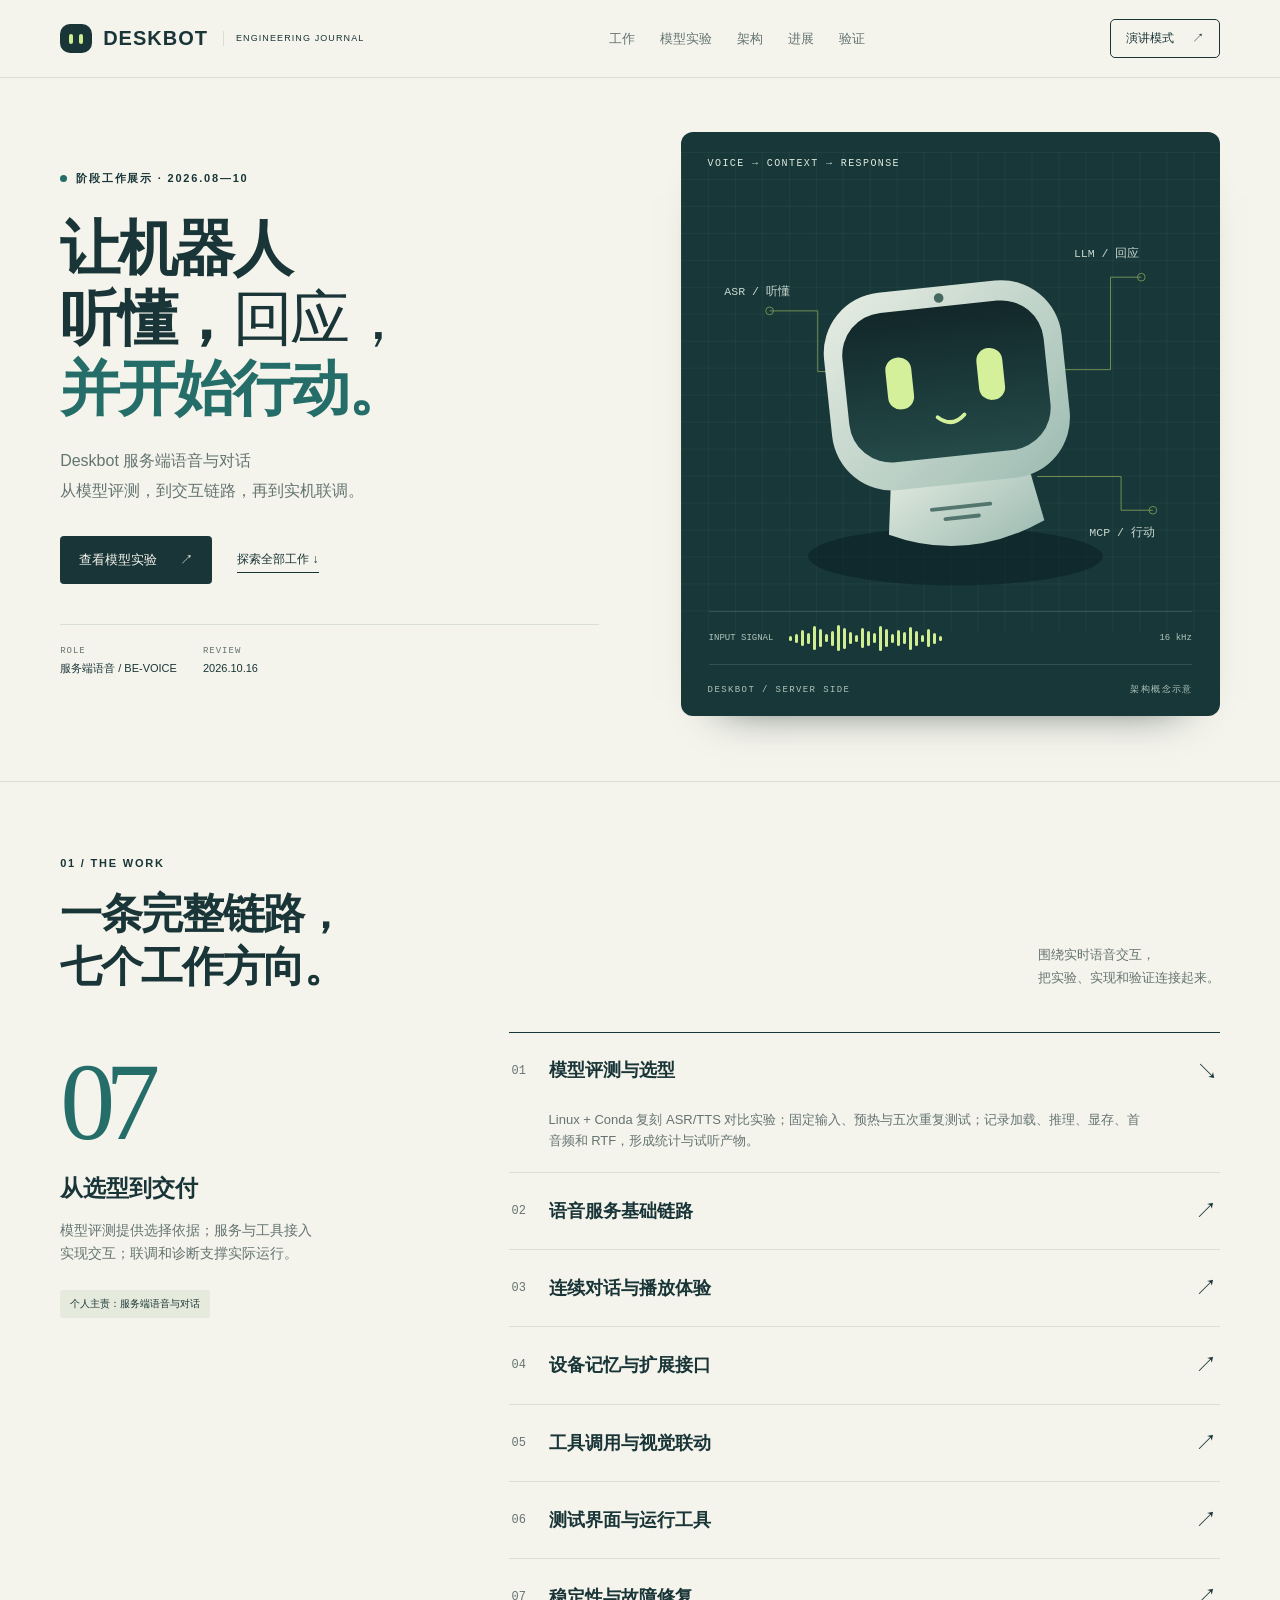
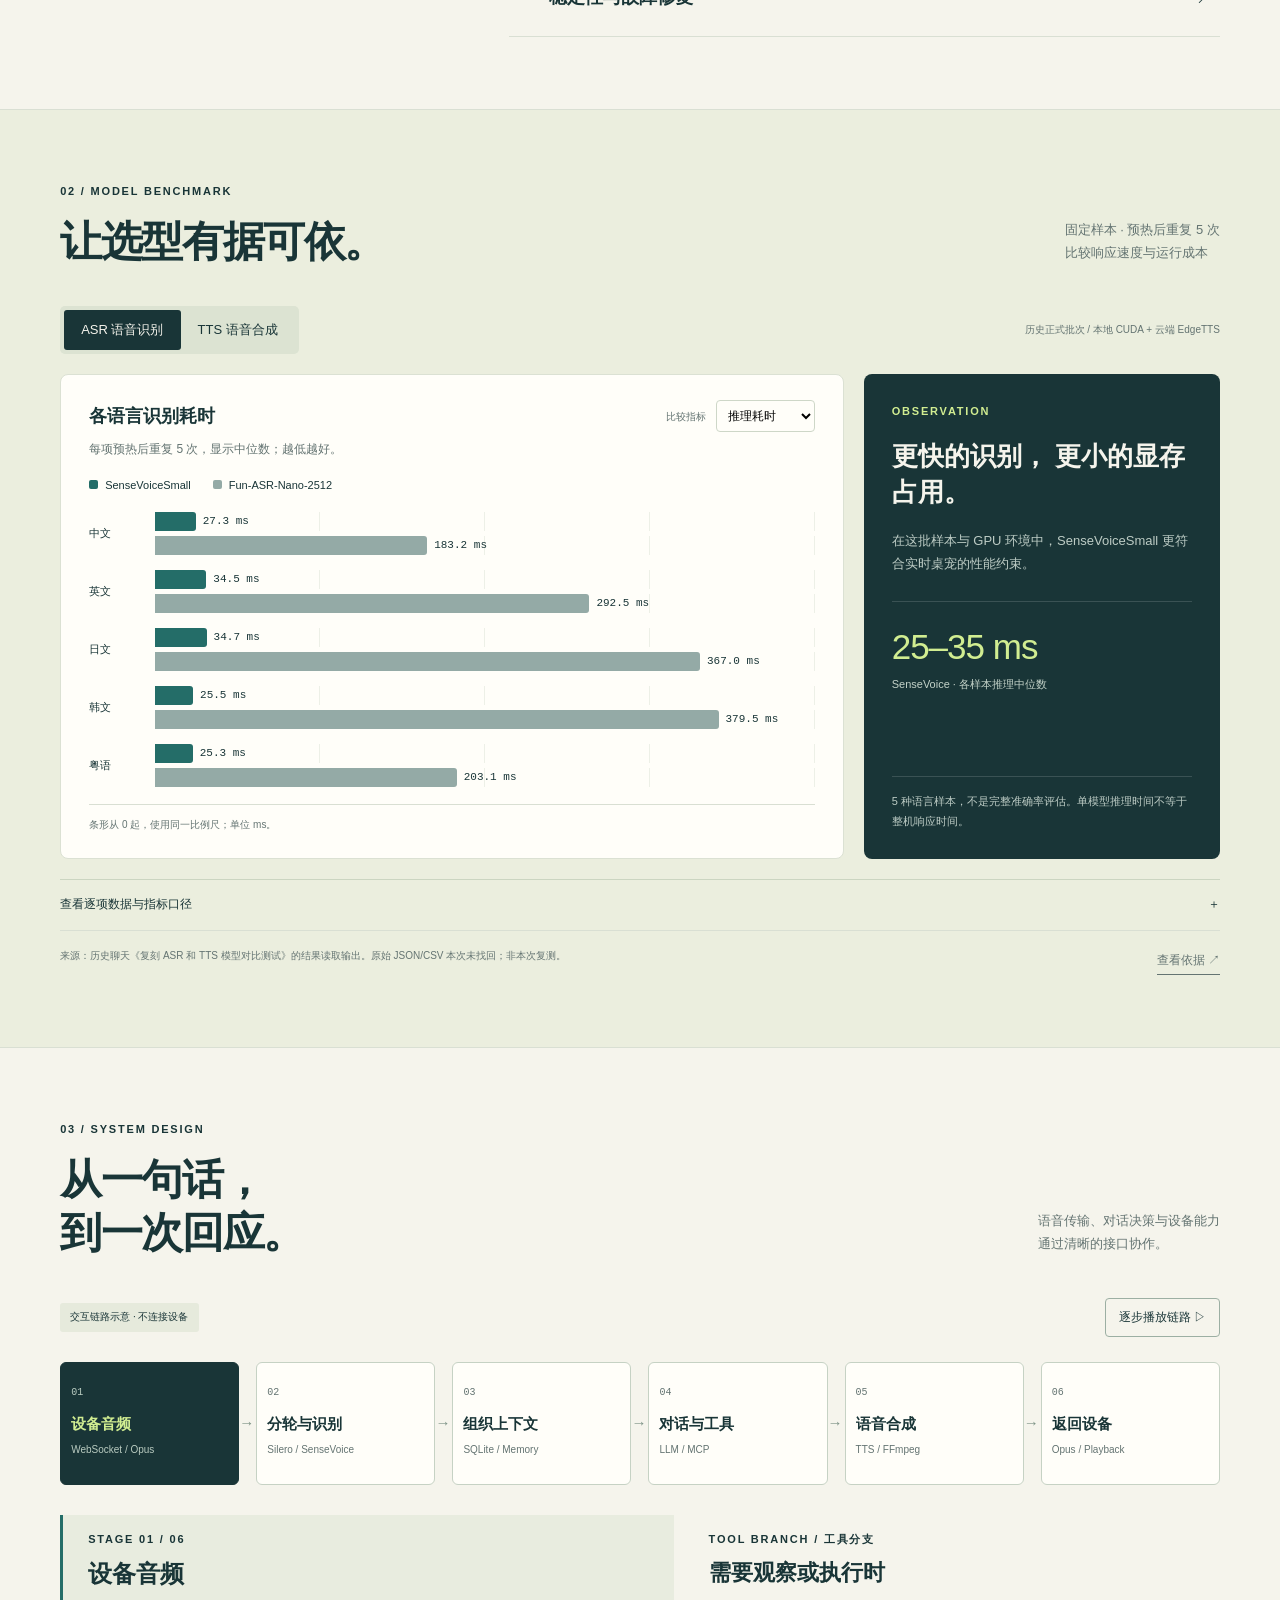
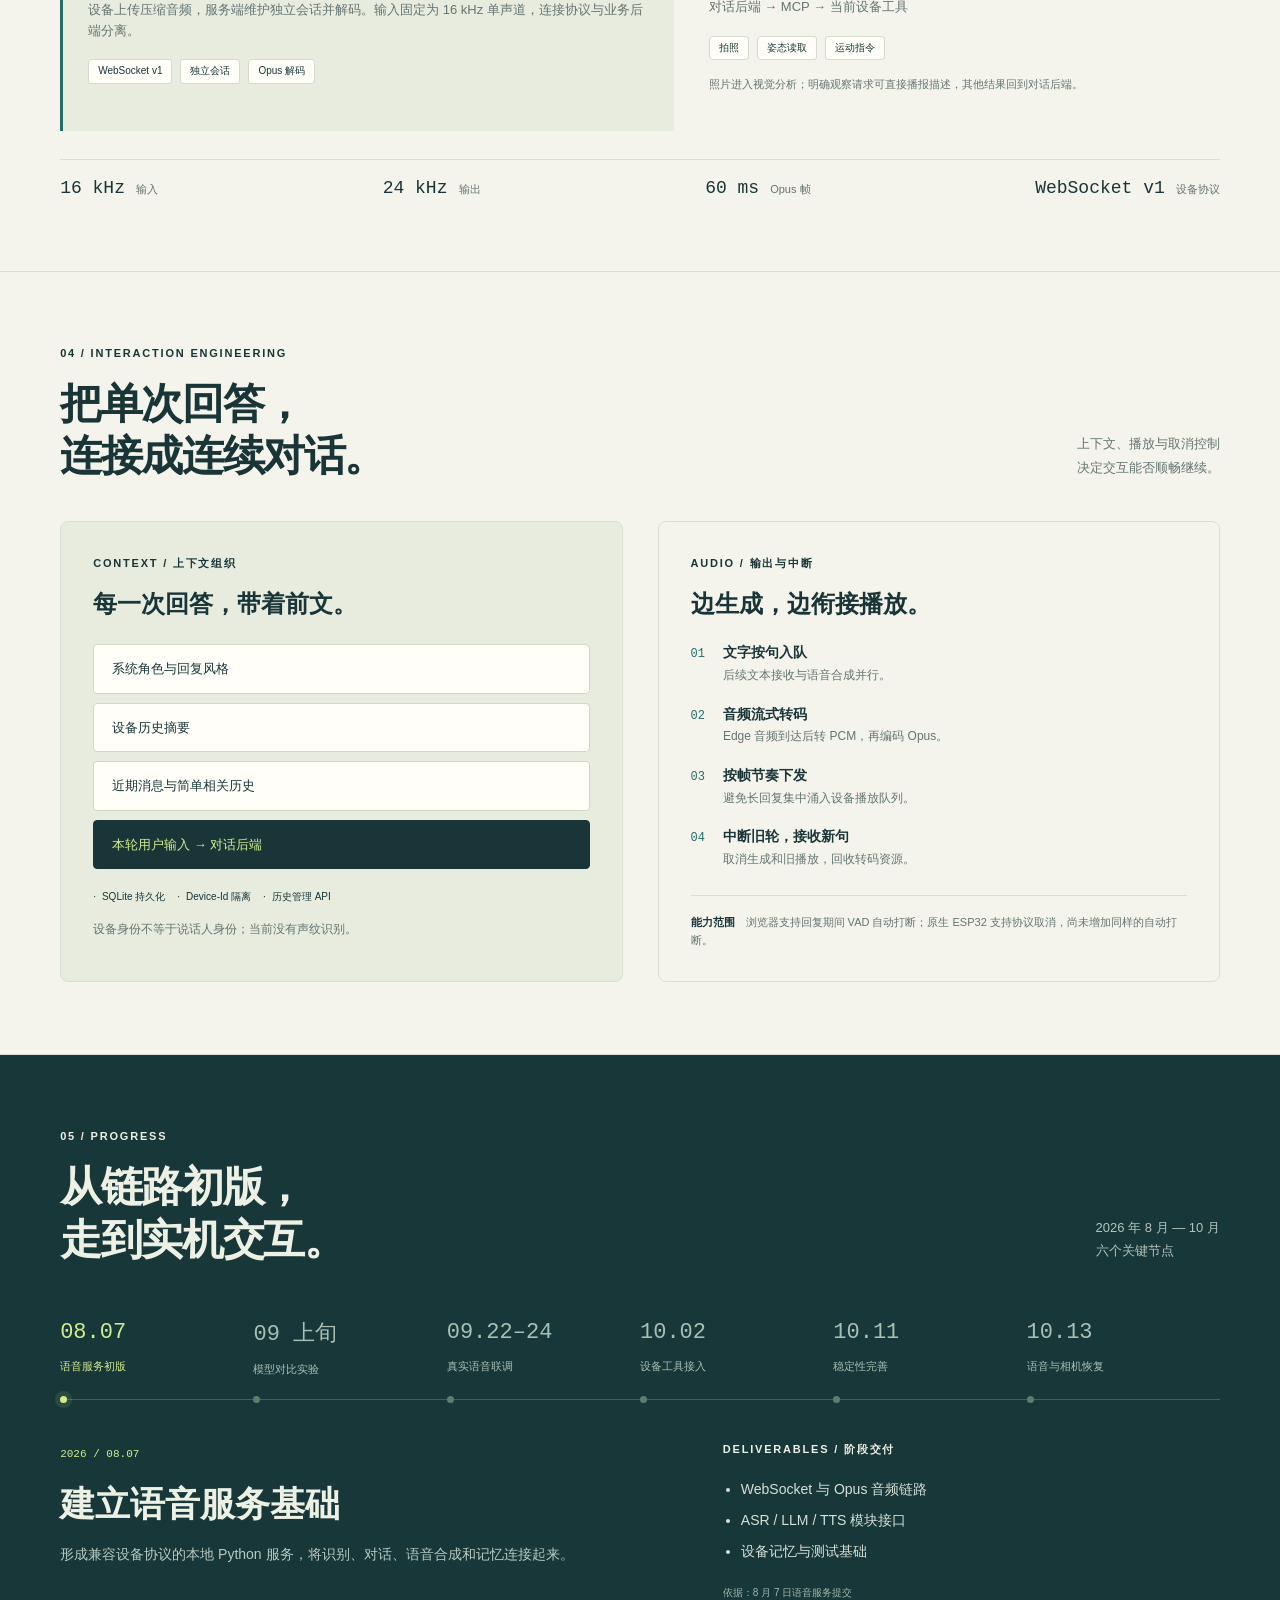
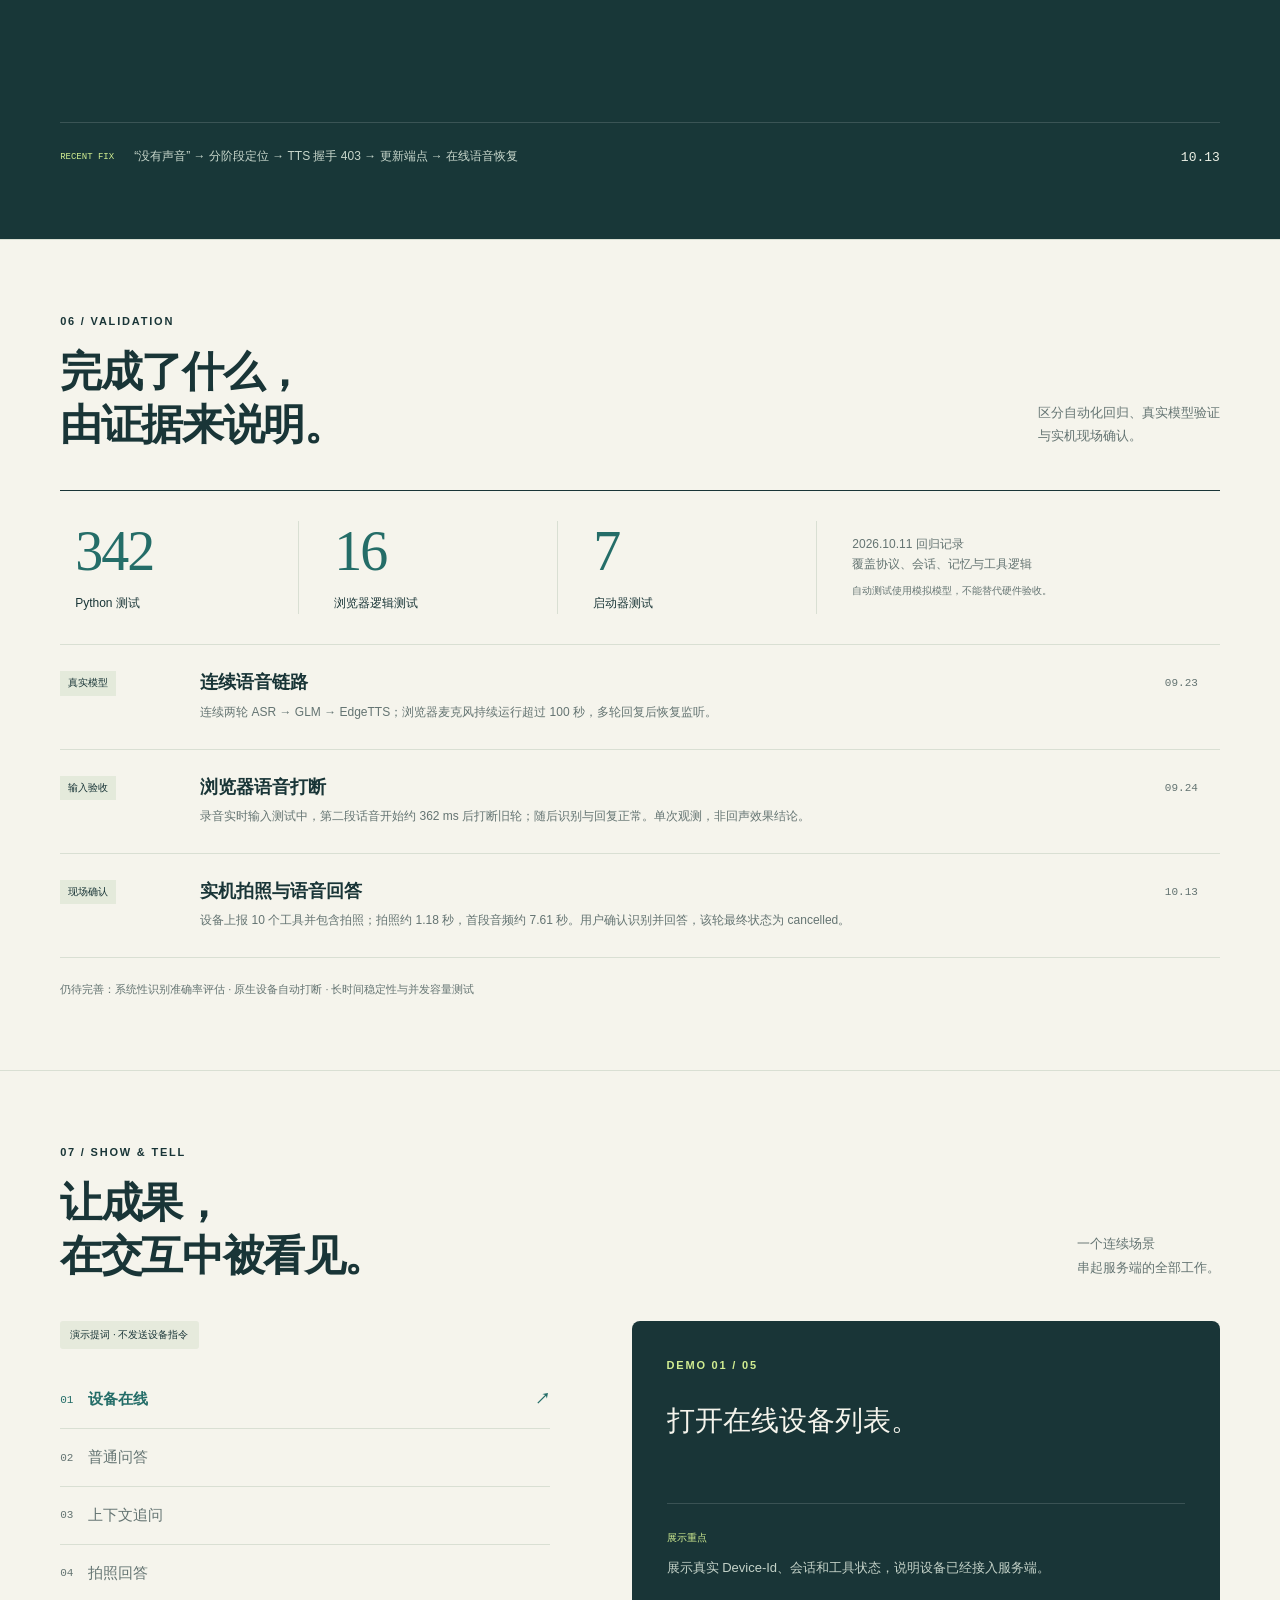
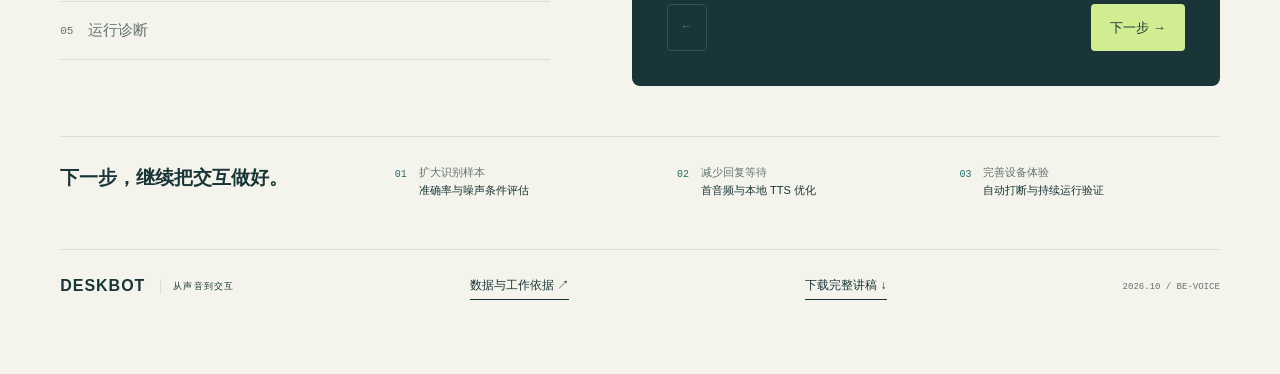
<file: docs/work-showcase/deskbot-presentation.html>
<!doctype html>
<html lang="zh-CN">
<head>
  <meta charset="utf-8"><meta name="viewport" content="width=device-width,initial-scale=1">
  <meta name="description" content="Deskbot 服务端语音与对话工作展示：模型评测、系统实现、设备接入和实机联调。">
  <meta name="theme-color" content="#142a2c"><title>Deskbot · 从声音到交互</title>
  <style>@charset "UTF-8";
:root{--paper:#f5f4ec;--ink:#193537;--muted:#647472;--line:#d9dfd3;--green:#d1ed91;--teal:#246d68;--secondary:#94aaa6;--white:#fffef9;--font:"Noto Sans CJK SC","Microsoft YaHei","PingFang SC",sans-serif}*{box-sizing:border-box}html{scroll-behavior:auto;scroll-padding-top:90px}body{margin:0;background:var(--paper);color:var(--ink);font:15px/1.65 var(--font)}button,a,select{-webkit-tap-highlight-color:transparent}button,select{font:inherit}button,a{touch-action:manipulation}button{cursor:pointer}a{color:inherit;text-decoration:none}button{color:inherit}button:focus-visible,a:focus-visible,summary:focus-visible,select:focus-visible{outline:3px solid #b4c755;outline-offset:4px}button:disabled{opacity:.35;cursor:default}h1,h2,h3,h4,p{margin:0}h1,h2,h3,h4{line-height:1.25}button{border:0;background:none}button[hidden],[hidden]{display:none!important}.skip{position:fixed;left:15px;top:-60px;background:var(--green);padding:10px;z-index:20}.skip:focus{top:10px}.topbar{height:78px;display:flex;align-items:center;justify-content:space-between;padding:0 4.7%;border-bottom:1px solid var(--line);position:sticky;top:0;z-index:10;background:rgba(245,244,236,.96);backdrop-filter:blur(14px)}.brand{display:flex;align-items:center;gap:11px;font-weight:900;font-size:20px;letter-spacing:1px}.brand-label{font-size:9px;letter-spacing:1.1px;font-weight:500;border-left:1px solid var(--line);padding-left:12px;margin-left:4px}.brand-icon{width:32px;height:29px;border-radius:10px;background:var(--ink);display:flex;gap:6px;justify-content:center;align-items:center}.brand-icon i{width:4px;height:10px;border-radius:4px;background:var(--green)}nav{display:flex;gap:25px;font-size:13px}nav a{color:var(--muted);padding:25px 0;position:relative}nav a.active{color:var(--ink)}nav a.active:after{content:"";height:3px;position:absolute;bottom:14px;left:0;right:0;background:var(--teal)}.present-toggle{border:1px solid var(--ink);border-radius:5px;padding:9px 15px;font-size:12px}.present-toggle span{margin-left:15px}.chapter{max-width:1600px;margin:auto}.hero{display:grid;grid-template-columns:1fr 1fr;min-height:680px;padding:54px 4.7% 65px;gap:7%;align-items:center}.eyebrow{font-size:11px;letter-spacing:1.8px;font-weight:700;display:block}.status-dot{display:inline-block;width:7px;height:7px;background:var(--teal);border-radius:50%;margin-right:9px}h1{font-size:clamp(44px,4.7vw,74px);letter-spacing:-2.5px;margin:27px 0 22px;line-height:1.16}.serif{font-family:"Noto Serif CJK SC","Songti SC",serif;font-weight:500}.accent{color:var(--teal)}.hero-desc{font-size:16px;line-height:1.9;color:var(--muted)}.hero-actions{display:flex;align-items:center;gap:25px;margin-top:30px}.primary{display:inline-flex;align-items:center;justify-content:center;gap:23px;background:var(--ink);color:var(--paper);border-radius:4px;padding:13px 19px;font-size:13px}.primary:hover{background:var(--teal)}.text-link{font-size:12px;border-bottom:1px solid currentColor;padding:3px 0;white-space:nowrap}.hero-meta{display:flex;gap:26px;border-top:1px solid var(--line);margin-top:40px;padding-top:18px}.hero-meta span{font:9px/1.8 monospace;color:var(--muted);letter-spacing:1px}.hero-meta b{display:block;font:11px/1.8 var(--font);color:var(--ink);letter-spacing:0}.hero-art{background:#183738;color:#e0e9de;position:relative;border-radius:12px;overflow:hidden;box-shadow:0 25px 45px -40px #102b27}.art-label,.art-foot{font:10px/1.6 monospace;letter-spacing:1.4px;padding:24px 27px}.art-label{position:absolute;top:0;left:0}.robot{display:block;width:100%;margin:20px 0 -22px}.signal{margin:0 28px;border-top:1px solid #ffffff20;border-bottom:1px solid #ffffff20;display:flex;align-items:center;gap:16px;height:54px;font:9px monospace;color:#afc4bb}.wave{display:flex;align-items:center;gap:3px;flex:1;height:26px}.wave i{width:3px;background:var(--green);border-radius:3px}.art-foot{display:flex;justify-content:space-between;padding:18px 27px;color:#afc4bb;font-size:9px}.section{padding:72px 4.7%;border-top:1px solid var(--line);scroll-margin-top:0}.section-head{display:flex;justify-content:space-between;gap:30px;align-items:flex-end;margin-bottom:38px}.section-head h2{font-size:clamp(30px,3.3vw,48px);letter-spacing:-1.4px;margin-top:16px;font-weight:750}.section-head>p{color:var(--muted);font-size:13px;line-height:1.8;padding-bottom:4px}.work-layout{display:grid;grid-template-columns:1fr 2fr;gap:8%}.scope-aside{position:relative;padding-top:15px}.large-number{font:110px/1 Georgia,serif;color:var(--teal);letter-spacing:-10px}.scope-aside h3{font-size:23px;margin:17px 0}.scope-aside p{max-width:260px;color:var(--muted);font-size:14px;margin-bottom:24px}.tag{display:inline-block;background:#e6eadc;padding:6px 10px;font-size:10px;border-radius:3px}.work-list{border-top:1px solid var(--ink)}details{border-bottom:1px solid var(--line)}summary{display:flex;align-items:center;cursor:pointer;list-style:none}summary::-webkit-details-marker{display:none}.work-list summary{gap:23px;padding:20px 3px}.work-list summary>span{font:12px monospace;color:var(--muted)}.work-list h3{font-size:18px;font-weight:600;flex:1}.work-list b{font-size:22px;font-weight:400;transition:transform .2s}.work-list details[open] b{transform:rotate(90deg)}.work-list details p{margin:0 40px 20px;color:var(--muted);font-size:13px;max-width:600px}.benchmark{background:#ebeede}.benchmark-top{display:flex;justify-content:space-between;align-items:center;gap:20px;margin-bottom:20px}.segmented{display:flex;background:#dce3d2;border-radius:5px;padding:4px}.segmented button{padding:9px 17px;border-radius:3px;font-size:13px}.segmented button.selected{background:var(--ink);color:var(--paper)}.small-label{font-size:10px;color:var(--muted)}.experiment-grid{display:grid;grid-template-columns:2.2fr 1fr;gap:20px}.chart-panel{background:var(--white);border:1px solid #dbe1d3;border-radius:8px;padding:25px 28px}.chart-toolbar{display:flex;align-items:center;justify-content:space-between;gap:16px}.chart-toolbar h3{font-size:18px}.chart-toolbar label{font-size:10px;color:var(--muted)}select{margin-left:10px;border:1px solid #ced7c8;border-radius:4px;background:var(--white);font-size:12px;padding:7px}.muted{color:var(--muted);font-size:12px}.chart-panel>.muted{margin:8px 0 16px}.legend{display:flex;gap:22px;margin-bottom:18px;font-size:11px}.legend span{display:flex;gap:7px;align-items:center}.legend i{width:9px;height:9px;border-radius:2px;background:var(--teal)}.legend span+span i{background:var(--secondary)}.bar-chart{min-height:292px}.chart-row{display:grid;grid-template-columns:54px 1fr;gap:12px;margin-bottom:15px}.chart-row-label{font-size:11px;padding-top:12px}.bars{display:grid;gap:5px}.bar-track{position:relative;height:19px;background:repeating-linear-gradient(to right,transparent 0,transparent calc(25% - 1px),#edf0e7 calc(25% - 1px),#edf0e7 25%);padding-right:68px}.bar-area{width:100%;height:100%;position:relative}.bar{height:100%;background:var(--teal);width:var(--width);min-width:3px;border-radius:0 3px 3px 0;transition:width .35s}.bar.secondary{background:var(--secondary)}.bar-value{position:absolute;left:calc(var(--width) + 7px);top:0;font:11px/19px monospace;white-space:nowrap}.axis-note{font-size:10px;color:var(--muted);border-top:1px solid var(--line);padding-top:12px}.experiment-summary{background:var(--ink);color:var(--paper);padding:28px;border-radius:8px;display:flex;flex-direction:column}.experiment-summary>.eyebrow{color:var(--green)}.experiment-summary h3{font-size:26px;line-height:1.4;margin:18px 0}.experiment-summary>p{color:#bdccc5;font-size:13px;line-height:1.8}.metric-highlight{margin:25px 0 19px;border-top:1px solid #ffffff25;padding-top:20px}.metric-highlight>span{font-size:35px;letter-spacing:-1px;color:var(--green);display:block;line-height:1.4}.metric-highlight small{font-size:11px;color:#c3d2c8}.experiment-summary .method-note{font-size:11px;margin-top:auto;border-top:1px solid #ffffff25;padding-top:15px}.data-details{margin-top:20px;border-top:1px solid #cbd5c1}.data-details summary{padding:15px 0;justify-content:space-between;font-size:12px}.table-wrap{overflow:auto;margin-bottom:18px}table{width:100%;border-collapse:collapse;font-size:12px;text-align:left}th,td{padding:9px 12px;border-bottom:1px solid #cdd7c4;white-space:nowrap}th{font-weight:600;color:var(--muted)}.source-line{display:flex;gap:20px;justify-content:space-between;font-size:10px;color:var(--muted);margin-top:17px}.architecture-tools{display:flex;align-items:center;justify-content:space-between;margin-bottom:25px}.outline{border:1px solid #9cafa3;padding:9px 13px;border-radius:4px;font-size:12px}.outline:hover{background:#e3e8d9}.flow-path{display:grid;grid-template-columns:repeat(6,1fr);gap:17px;margin:10px 0 30px}.flow-node{border:1px solid #c6d2c4;border-radius:6px;min-height:123px;padding:20px 10px;text-align:left;position:relative;background:var(--white);transition:.2s}.flow-node:not(:last-child):after{content:"→";position:absolute;right:-16px;top:48px;font-size:15px;color:#7e9487}.flow-node small{display:block;font:10px monospace;color:var(--muted);margin-bottom:14px}.flow-node strong{display:block;font-size:15px}.flow-node span{font-size:10px;color:var(--muted)}.flow-node.active{background:var(--ink);border-color:var(--ink);color:var(--green)}.flow-node.active small,.flow-node.active span{color:#b9cbc0}.flow-bottom{display:grid;grid-template-columns:1.2fr 1fr;gap:35px}.flow-detail{border-left:3px solid var(--teal);padding:15px 25px;background:#e8ecdf;min-height:216px}.flow-detail h3{font-size:24px;margin:10px 0}.flow-detail p,.tool-branch>p{font-size:13px;max-width:600px;color:var(--muted)}.tags{display:flex;gap:8px;flex-wrap:wrap;margin-top:18px}.tags span{padding:3px 9px;background:var(--white);border:1px solid #d3dbcd;border-radius:3px;font-size:10px}.tool-branch{padding:15px 0}.tool-branch h3{font-size:22px;margin:10px 0}.tool-branch .muted{margin-top:15px;font-size:11px}.architecture-footer{display:flex;justify-content:space-between;border-top:1px solid var(--line);margin-top:28px;padding-top:18px;font-size:11px;color:var(--muted)}.architecture-footer b{font:18px monospace;color:var(--ink);margin-right:8px}.interaction-grid{display:grid;grid-template-columns:1fr 1fr;gap:35px}.memory-panel,.playback-panel{padding:32px;border:1px solid var(--line);border-radius:8px}.memory-panel{background:#e7ecdF}.interaction-grid h3{font-size:24px;margin:17px 0 25px}.context-stack{display:grid;gap:9px}.context-stack>span{padding:13px 18px;border:1px solid #ced8c5;background:var(--white);border-radius:4px;font-size:13px}.context-stack .context-current{background:var(--ink);color:var(--green);border-color:var(--ink)}.mini-facts{display:flex;gap:12px;flex-wrap:wrap;font-size:10px;margin:20px 0 14px}.mini-facts span:before{content:"·";margin-right:6px}.playback-steps{list-style:none;margin:0;padding:0;display:grid;gap:20px}.playback-steps li{display:flex;gap:18px}.playback-steps b{font:12px monospace;color:var(--teal);padding-top:3px}.playback-steps h4{font-size:14px;font-weight:600}.playback-steps p{font-size:12px;color:var(--muted);margin-top:4px}.boundary{margin-top:25px;padding-top:17px;border-top:1px solid var(--line);font-size:11px;color:var(--muted)}.boundary b{color:var(--ink);margin-right:8px}.timeline-section{background:#183738;color:#ecf0e5}.timeline-section .section-head>p{color:#b3c5bc}.timeline-tabs{display:grid;grid-template-columns:repeat(6,1fr);margin-bottom:40px;border-bottom:1px solid #ffffff30}.timeline-tabs button{text-align:left;color:#aabfb4;padding:13px 0 19px;position:relative}.timeline-tabs button:after{content:"";height:7px;width:7px;background:#607c70;position:absolute;bottom:-4px;left:0;border-radius:50%}.timeline-tabs button.active{color:var(--green)}.timeline-tabs button.active:after{background:var(--green);box-shadow:0 0 0 5px #cbea951b}.timeline-tabs b{display:block;font:22px monospace;margin-bottom:8px}.timeline-tabs span{font-size:11px}.milestone{display:grid;grid-template-columns:1.1fr 1fr;gap:10%;min-height:260px}.milestone-date{font:11px monospace;color:var(--green)}.milestone h3{font-size:35px;line-height:1.3;margin:16px 0}.milestone p{font-size:14px;color:#b9cac0;max-width:540px}.milestone ul{padding-left:18px;line-height:2.2;font-size:14px;color:#d6e1d7;margin-top:16px}.source-tag{font-size:10px;color:#a3b8ac;margin-top:18px}.fix-strip{display:flex;gap:20px;align-items:center;border-top:1px solid #ffffff25;padding-top:24px;margin-top:22px}.fix-strip>span{font:9px monospace;color:var(--green);flex-shrink:0}.fix-strip p{font-size:12px;flex:1;color:#c8d7cc}.fix-strip b{font:13px monospace}.test-stats{display:grid;grid-template-columns:repeat(3,1fr) 1.6fr;border-top:1px solid var(--ink);border-bottom:1px solid var(--line);padding:30px 0;gap:20px}.test-stats>div{border-right:1px solid var(--line);padding-left:15px}.test-stats b{display:block;font:56px/1.1 Georgia,serif;letter-spacing:-2px;color:var(--teal)}.test-stats span{font-size:12px;display:block;margin-top:12px}.test-stats p{font-size:12px;color:var(--muted);align-self:center;padding-left:15px}.test-stats small{font-size:10px;display:block;margin-top:8px}.evidence-rows article{display:grid;grid-template-columns:110px 1fr 55px;gap:30px;align-items:start;padding:26px 0;border-bottom:1px solid var(--line)}.evidence-type{font-size:10px;background:#e4eadb;display:inline-block;padding:4px 8px;justify-self:start}.evidence-rows h3{font-size:18px;margin-bottom:9px}.evidence-rows p{font-size:12px;color:var(--muted);max-width:820px}.evidence-rows time{font:11px monospace;color:var(--muted);padding-top:6px}.evidence-foot{margin-top:22px;font-size:11px;color:var(--muted)}.demo-grid{display:grid;grid-template-columns:1fr 1.2fr;gap:7%}.demo-steps{display:grid;margin-top:22px}.demo-step{text-align:left;display:flex;align-items:center;gap:15px;border-bottom:1px solid var(--line);padding:16px 0;font-size:15px;color:var(--muted)}.demo-step span{font:11px monospace}.demo-step.active{color:var(--teal);font-weight:700}.demo-step.active:after{content:"↗";margin-left:auto}.demo-card{background:var(--ink);color:var(--paper);border-radius:8px;padding:35px;display:flex;flex-direction:column;min-height:365px}.demo-card>.eyebrow{color:var(--green)}blockquote{font-size:28px;line-height:1.6;margin:25px 0;white-space:pre-line}.demo-observe{border-top:1px solid #ffffff25;padding-top:20px;margin-top:auto}.demo-observe span{font-size:10px;color:var(--green)}.demo-observe p{font-size:13px;color:#c4d2c8;margin-top:8px}.demo-controls{display:flex;justify-content:space-between;margin-top:25px}.demo-controls .primary{background:var(--green);color:var(--ink)}.demo-controls .outline{color:var(--paper);border-color:#6f877a}.demo-controls .outline:hover{background:#36574d}.next-work{margin-top:50px;border-top:1px solid var(--line);padding-top:26px;display:grid;grid-template-columns:1.2fr repeat(3,1fr);gap:22px}.next-work h3{font-size:19px;line-height:1.6}.next-work>div{display:flex;gap:12px}.next-work span{font:10px monospace;color:var(--teal);padding-top:6px}.next-work p{font-size:11px;color:var(--muted)}.next-work b{font-size:11px;color:var(--ink);font-weight:500}footer{margin-top:50px;border-top:1px solid var(--line);padding-top:23px;display:flex;justify-content:space-between;gap:15px;align-items:center}footer>span{font:9px monospace;color:var(--muted)}footer .brand{font-size:16px}dialog{border:1px solid var(--line);border-radius:10px;background:var(--paper);color:var(--ink);max-width:740px;width:calc(100% - 32px);max-height:85vh;padding:30px;box-shadow:0 30px 100px #0004}dialog::backdrop{background:#0b2428aa;backdrop-filter:blur(4px)}.dialog-head{display:flex;justify-content:space-between;gap:20px}.dialog-head h2{font-size:27px;margin-top:10px}.dialog-head button{font-size:30px;align-self:start}.source-content h3{font-size:16px;margin:25px 0 10px}.source-content p,.source-content li{font-size:12px;color:var(--muted);line-height:1.9}.source-content p+p{margin-top:10px}.source-content .primary{margin-top:20px}.presentation-controls{position:fixed;z-index:15;bottom:18px;left:50%;transform:translateX(-50%);background:#0d282a;color:var(--paper);border:1px solid #43635a;border-radius:8px;display:flex;align-items:center;gap:18px;padding:9px 15px;box-shadow:0 5px 20px #0003;white-space:nowrap}.presentation-controls button{font-size:12px;padding:5px;color:var(--paper)}#slideCounter{font:11px monospace;color:var(--green)}#slideTitle{font-size:11px;max-width:160px;overflow:hidden;text-overflow:ellipsis}.speaker-notes{position:fixed;z-index:14;bottom:83px;left:50%;transform:translateX(-50%);width:min(660px,90vw);padding:20px 24px;background:#fffef5;box-shadow:0 0 40px #0002;border:1px solid var(--line);border-radius:8px}.speaker-notes>span{font-size:10px;color:var(--teal)}.speaker-notes p{font-size:13px;margin-top:6px}.presenting .chapter{display:none;max-width:none;min-height:calc(100vh - 78px);padding-top:35px;padding-bottom:100px}.presenting .chapter.current-slide{display:block}.presenting .hero.current-slide{display:grid}.presenting .section-head{margin-bottom:25px}.presenting .section-head h2{font-size:37px}.presenting .hero{min-height:calc(100vh - 78px)}.presenting .hero-art{max-width:500px;justify-self:center}.presenting .section{padding-left:7%;padding-right:7%}.toast{position:fixed;right:20px;bottom:90px;z-index:30;padding:10px 17px;background:var(--ink);color:white;font-size:12px;border-radius:5px}
@media(min-width:1600px){.topbar{padding-left:calc((100vw - 1450px)/2);padding-right:calc((100vw - 1450px)/2)}}
@media(max-width:1100px){.brand-label{display:none}.hero{gap:4%;min-height:auto;padding-top:44px}h1{font-size:52px}.experiment-grid{grid-template-columns:1.8fr 1fr}.chart-panel{padding:20px}.experiment-summary{padding:22px}.chart-toolbar{align-items:flex-start}.chart-toolbar label{font-size:0}.chart-toolbar select{font-size:11px}.flow-path{gap:12px}.flow-node{padding:15px 8px}.flow-node strong{font-size:13px}.flow-node:not(:last-child):after{right:-12px;font-size:12px}.next-work{grid-template-columns:1fr 1fr}.hero-meta{gap:15px}.test-stats b{font-size:46px}.presenting .hero-art{max-width:440px}}
@media(max-width:760px){.topbar{height:65px;padding:0 5%}nav{display:none}.brand{font-size:17px}.present-toggle{padding:7px 10px;font-size:11px}.hero{grid-template-columns:1fr;padding:38px 6% 40px;gap:35px}.hero h1{font-size:50px;letter-spacing:-1.5px}.hero-desc{font-size:14px}.hero-art{max-width:520px;width:100%;justify-self:center}.hero-meta{margin-top:28px}.hero-actions{gap:22px}.section{padding:44px 6%}.section-head{display:block;margin-bottom:25px}.section-head h2{font-size:32px;margin-top:13px}.section-head>p{margin-top:18px;font-size:12px}.work-layout{grid-template-columns:1fr;gap:25px}.scope-aside{display:none}.work-list h3{font-size:16px}.work-list summary{padding:17px 0;gap:16px}.work-list details p{margin-left:30px;margin-right:5px}.benchmark-top{display:block}.small-label{display:block;margin-top:12px}.experiment-grid{grid-template-columns:1fr;gap:14px}.chart-panel{padding:19px 14px}.chart-toolbar h3{font-size:16px}.chart-toolbar select{max-width:120px}.legend{gap:15px;font-size:9px}.chart-row{grid-template-columns:42px 1fr;gap:8px}.bar-value{font-size:10px}.chart-row-label{font-size:10px}.bar-track{padding-right:62px}.experiment-summary{padding:22px}.experiment-summary h3{font-size:23px;margin:12px 0}.metric-highlight{margin:15px 0}.metric-highlight>span{font-size:29px}.source-line{display:block;line-height:1.9}.source-line button{margin-top:10px}.flow-path{grid-template-columns:repeat(3,1fr);gap:12px}.flow-node{min-height:100px}.flow-node:nth-child(3):after{display:none}.flow-node:not(:last-child):after{top:40px}.flow-bottom{grid-template-columns:1fr;gap:10px}.flow-detail{padding:20px;min-height:210px}.architecture-footer{flex-wrap:wrap;gap:20px}.architecture-footer span{width:43%}.architecture-footer b{font-size:16px}.interaction-grid{grid-template-columns:1fr;gap:16px}.memory-panel,.playback-panel{padding:24px}.timeline-tabs{grid-template-columns:repeat(3,1fr);gap:15px;margin-bottom:30px;border:0}.timeline-tabs button{border-bottom:1px solid #ffffff30}.timeline-tabs b{font-size:19px}.timeline-tabs span{font-size:10px}.milestone{grid-template-columns:1fr;gap:28px;min-height:400px}.milestone h3{font-size:29px}.milestone p{font-size:13px}.milestone ul{font-size:13px;margin-top:10px}.fix-strip{align-items:flex-start;gap:10px}.fix-strip p{font-size:10px}.fix-strip>span{font-size:8px;padding-top:2px}.fix-strip b{display:none}.test-stats{grid-template-columns:repeat(3,1fr);gap:12px;padding:20px 0}.test-stats>div{padding:0}.test-stats>div:nth-child(3){border:0}.test-stats b{font-size:44px}.test-stats span{font-size:10px}.test-stats p{grid-column:1/-1;padding:12px 0 0;font-size:11px}.evidence-rows article{grid-template-columns:1fr 40px;gap:10px;padding:20px 0}.evidence-type{grid-column:1}.evidence-rows article>div{grid-column:1;grid-row:2}.evidence-rows time{grid-column:2;grid-row:1}.evidence-rows h3{font-size:17px}.evidence-rows p{font-size:11px}.demo-grid{grid-template-columns:1fr;gap:22px}.demo-steps{grid-template-columns:1fr 1fr;gap:0 18px}.demo-step{font-size:12px;padding:13px 0;gap:8px}.demo-card{padding:26px;min-height:345px}blockquote{font-size:24px}.next-work{grid-template-columns:1fr;gap:18px;margin-top:32px}.next-work h3{margin-bottom:5px}footer{flex-wrap:wrap;gap:20px;margin-top:32px}footer .brand{width:100%}footer>span{width:100%}.presentation-controls{gap:10px;padding:8px 10px;bottom:10px;max-width:96vw}#slideTitle{display:none}.presenting .chapter{padding:30px 6% 95px;min-height:calc(100vh - 65px)}.presenting .hero.current-slide{display:grid}.presenting .section-head h2{font-size:30px}.presenting .hero-art{max-width:350px}.speaker-notes{bottom:74px}.eyebrow{font-size:10px;letter-spacing:1.4px}.outline{font-size:11px}.architecture-tools .tag{font-size:9px}}
@media(prefers-reduced-motion:reduce){html{scroll-behavior:auto}*,*:before,*:after{transition:none!important;animation:none!important}}
@media print{.topbar,.presentation-controls,.speaker-notes,.hero-actions,.architecture-tools button,.source-line button,.demo-controls,footer button,dialog{display:none!important}.chapter,.presenting .chapter{display:block!important;min-height:0!important;padding:30px!important;break-inside:avoid}body{font-size:11px}.hero.current-slide,.hero{display:grid!important}h1{font-size:40px}.section-head h2{font-size:26px}details p{display:block!important}.hero-art,.timeline-section,.experiment-summary,.demo-card{print-color-adjust:exact;-webkit-print-color-adjust:exact}.work-list details:not([open])>p{display:block}.chart-row{break-inside:avoid}}
</style>
</head>
<body>
<a class="skip" href="#overview">跳转到内容</a>
<header class="topbar">
  <a class="brand" href="#overview" aria-label="Deskbot 首页"><span class="brand-icon"><i></i><i></i></span>DESKBOT<span class="brand-label">ENGINEERING JOURNAL</span></a>
  <nav aria-label="章节导航"><a href="#scope">工作</a><a href="#benchmark">模型实验</a><a href="#architecture">架构</a><a href="#timeline">进展</a><a href="#evidence">验证</a></nav>
  <button class="present-toggle" id="presentToggle">演讲模式 <span>↗</span></button>
</header>
<main>
<section id="overview" class="hero chapter" data-title="从声音到交互" data-note="我负责服务端语音与对话部分。这次介绍三类交付：模型评测依据、语音系统实现，以及设备联调与验证工具。当前配置为本地 VAD/ASR 加云端模型和语音合成。">
  <div class="hero-copy"><div class="eyebrow"><span class="status-dot"></span>阶段工作展示 · 2026.08—10</div>
    <h1>让机器人<br>听懂，<span class="serif">回应，</span><br><span class="accent">并开始行动。</span></h1>
    <p class="hero-desc">Deskbot 服务端语音与对话<br>从模型评测，到交互链路，再到实机联调。</p>
    <div class="hero-actions"><a class="primary" href="#benchmark">查看模型实验 <span>↗</span></a><a class="text-link" href="#scope">探索全部工作 ↓</a></div>
    <div class="hero-meta"><span>ROLE <b>服务端语音 / BE-VOICE</b></span><span>REVIEW <b>2026.10.16</b></span></div>
  </div>
  <div class="hero-art" aria-label="Deskbot 语音与工具交互架构示意，非硬件实拍">
    <div class="art-label">VOICE → CONTEXT → RESPONSE</div>
    <svg class="robot" viewBox="0 0 560 500" role="img" aria-labelledby="robotTitle">
      <title id="robotTitle">桌面机器人的服务端交互示意</title>
      <defs><pattern id="grid" width="28" height="28" patternUnits="userSpaceOnUse"><path d="M28 0H0V28" fill="none" stroke="#d5e5df" stroke-opacity=".09"/></pattern><linearGradient id="body" x1="0" x2="1" y1="0" y2="1"><stop stop-color="#e8eee4"/><stop offset="1" stop-color="#9cbbb1"/></linearGradient><linearGradient id="screen" x2="0" y2="1"><stop stop-color="#12272a"/><stop offset="1" stop-color="#244a48"/></linearGradient></defs>
      <rect width="560" height="500" fill="url(#grid)"/><ellipse cx="285" cy="420" rx="153" ry="30" fill="#071d20" opacity=".5"/>
      <g fill="none" stroke="#bddc6c" stroke-width="1" opacity=".55"><path d="M92 165H142V228H174"/><path d="M388 226H446V130H478"/><path d="M370 337H457V372H490"/><circle cx="92" cy="165" r="4"/><circle cx="478" cy="130" r="4"/><circle cx="490" cy="372" r="4"/></g>
      <g transform="rotate(-6 280 270)"><path d="M213 320L203 390Q281 428 365 392L351 315" fill="url(#body)"/><rect x="155" y="139" width="248" height="206" rx="63" fill="url(#body)"/><rect x="174" y="160" width="210" height="156" rx="44" fill="url(#screen)"/>
      <rect class="eye" x="217" y="208" width="27" height="54" rx="13" fill="#d4f09a"/><rect class="eye" x="312" y="208" width="27" height="54" rx="13" fill="#d4f09a"/><path d="M266 274Q280 287 294 274" stroke="#d4f09a" stroke-width="4" fill="none" stroke-linecap="round"/>
      <circle cx="280" cy="151" r="5" fill="#456860"/><path d="M250 369H311" stroke="#52766e" stroke-width="4" stroke-linecap="round"/><path d="M263 380H298" stroke="#52766e" stroke-width="4" stroke-linecap="round"/></g>
      <g fill="#c9d7cf" font-size="12" font-family="monospace"><text x="45" y="149">ASR / 听懂</text><text x="408" y="109">LLM / 回应</text><text x="424" y="399">MCP / 行动</text></g>
    </svg>
    <div class="signal"><span>INPUT SIGNAL</span><div class="wave" aria-hidden="true"></div><span>16 kHz</span></div>
    <div class="art-foot"><span>DESKBOT / SERVER SIDE</span><span>架构概念示意</span></div>
  </div>
</section>

<section id="scope" class="chapter section" data-title="七个工作方向" data-note="从模型选择、服务搭建、连续交互、记忆接口，到工具接入、联调平台和故障修复，形成完整交付。硬件驱动与独立视觉模块按团队分工完成。点击条目可展开具体工作。">
  <div class="section-head"><div><div class="eyebrow">01 / THE WORK</div><h2>一条完整链路，<br>七个工作方向。</h2></div><p>围绕实时语音交互，<br>把实验、实现和验证连接起来。</p></div>
  <div class="work-layout"><div class="scope-aside"><span class="large-number">07</span><h3>从选型到交付</h3><p>模型评测提供选择依据；服务与工具接入实现交互；联调和诊断支撑实际运行。</p><span class="tag">个人主责：服务端语音与对话</span></div>
    <div class="work-list">
      <details open><summary><span>01</span><h3>模型评测与选型</h3><b>↗</b></summary><p>Linux + Conda 复刻 ASR/TTS 对比实验；固定输入、预热与五次重复测试；记录加载、推理、显存、首音频和 RTF，形成统计与试听产物。</p></details>
      <details><summary><span>02</span><h3>语音服务基础链路</h3><b>↗</b></summary><p>实现 Python 语音服务，兼容小智 WebSocket v1；接入 Silero VAD、SenseVoice、OpenAI 兼容 LLM、EdgeTTS、FFmpeg 和 Opus 编解码。</p></details>
      <details><summary><span>03</span><h3>连续对话与播放体验</h3><b>↗</b></summary><p>自动分轮、回复后恢复监听、分句合成、音频按 60 ms 帧节奏下发；浏览器持续对话支持说话打断并取消旧轮。</p></details>
      <details><summary><span>04</span><h3>设备记忆与扩展接口</h3><b>↗</b></summary><p>SQLite 保存历史与摘要，按设备隔离，提供简单相关检索及管理 API；通过 Provider 与 DialogueBackend 解耦语音链路和模型。</p></details>
      <details><summary><span>05</span><h3>工具调用与视觉联动</h3><b>↗</b></summary><p>MCP 初始化、工具发现、会话绑定与调用返回；接入拍照、姿态、运动工具，将视觉分析结果接回语音输出。承担语音侧集成与跨模块联调。</p></details>
      <details><summary><span>06</span><h3>测试界面与运行工具</h3><b>↗</b></summary><p>文字、录音及 WAV 测试入口；在线设备、历史、耗时、日志和模型测速；桌面启动与停止入口，支持 ninfer、Ollama、智谱配置选择。</p></details>
      <details><summary><span>07</span><h3>稳定性与故障修复</h3><b>↗</b></summary><p>就绪检查、旧会话替换、超时与取消、空回复修复、本地命令 TTS 接口；定位并修复 EdgeTTS 403，协同定位实机摄像头工具缺失。</p></details>
    </div></div>
</section>

<section id="benchmark" class="chapter section benchmark" data-title="模型评测与选型" data-note="正式批次采用五次重复，预热不计入统计。本地模型用 CUDA，EdgeTTS 为云端。ASR 覆盖五种语言；TTS 覆盖五类文本。数字为历史实验输出。Qwen3-TTS 本次是整段接口，不能将接口差异当作模型能力排名。">
  <div class="section-head"><div><div class="eyebrow">02 / MODEL BENCHMARK</div><h2>让选型有据可依。</h2></div><p>固定样本 · 预热后重复 5 次<br>比较响应速度与运行成本</p></div>
  <div class="benchmark-top"><div class="segmented" role="group" aria-label="模型测试类别"><button class="selected" data-bench="asr" aria-pressed="true">ASR 语音识别</button><button data-bench="tts" aria-pressed="false">TTS 语音合成</button></div><span class="small-label">历史正式批次 / 本地 CUDA + 云端 EdgeTTS</span></div>
  <div class="experiment-grid"><div class="chart-panel"><div class="chart-toolbar"><h3 id="chartTitle">各语言识别耗时</h3><label>比较指标<select id="metric" aria-label="比较指标"></select></label></div><p id="chartSubtitle" class="muted"></p><div class="legend" id="legend"></div><div id="chart" class="bar-chart" role="img"></div><div class="axis-note" id="axisNote"></div></div>
  <aside class="experiment-summary"><span class="eyebrow">OBSERVATION</span><h3 id="benchConclusion"></h3><p id="benchBody"></p><div class="metric-highlight"><span id="highlightValue"></span><small id="highlightLabel"></small></div><p class="method-note" id="methodNote"></p></aside></div>
  <details class="data-details"><summary>查看逐项数据与指标口径 <span>＋</span></summary><div class="table-wrap" id="dataTable"></div></details>
  <div class="source-line"><span>来源：历史聊天《复刻 ASR 和 TTS 模型对比测试》的结果读取输出。原始 JSON/CSV 本次未找回；非本次复测。</span><button class="text-link" data-open-sources>查看依据 ↗</button></div>
</section>

<section id="architecture" class="chapter section architecture" data-title="从一句话到一次回应" data-note="点击阶段说明每一部分职责。示意不连接真实服务。用户说完后才进行 ASR；文本按句进入 TTS，并将音频按帧节奏发给设备。模型与对话业务通过独立接口接入。">
  <div class="section-head"><div><div class="eyebrow">03 / SYSTEM DESIGN</div><h2>从一句话，<br>到一次回应。</h2></div><p>语音传输、对话决策与设备能力<br>通过清晰的接口协作。</p></div>
  <div class="architecture-tools"><span class="tag">交互链路示意 · 不连接设备</span><button id="playFlow" class="outline">逐步播放链路 ▷</button></div>
  <div class="flow-path" id="flowPath" role="group" aria-label="语音链路阶段"></div>
  <div class="flow-bottom"><div class="flow-detail" aria-live="polite"><span id="flowIndex" class="eyebrow"></span><h3 id="flowTitle"></h3><p id="flowText"></p><div id="flowTags" class="tags"></div></div><div class="tool-branch"><div class="branch-line"></div><span class="eyebrow">TOOL BRANCH / 工具分支</span><h3>需要观察或执行时</h3><p>对话后端 → MCP → 当前设备工具</p><div class="tags"><span>拍照</span><span>姿态读取</span><span>运动指令</span></div><p class="muted">照片进入视觉分析；明确观察请求可直接播报描述，其他结果回到对话后端。</p></div></div>
  <div class="architecture-footer"><span><b>16 kHz</b> 输入</span><span><b>24 kHz</b> 输出</span><span><b>60 ms</b> Opus 帧</span><span><b>WebSocket v1</b> 设备协议</span></div>
</section>

<section id="interaction" class="chapter section" data-title="对话如何连续起来" data-note="除了模型调用，还实现了上下文、音频队列和取消控制。SQLite 按设备保存历史，不识别同设备前的不同用户。浏览器已支持说话打断，原生 ESP32 的回复期间 VAD 打断仍待完成。">
  <div class="section-head"><div><div class="eyebrow">04 / INTERACTION ENGINEERING</div><h2>把单次回答，<br>连接成连续对话。</h2></div><p>上下文、播放与取消控制<br>决定交互能否顺畅继续。</p></div>
  <div class="interaction-grid"><article class="memory-panel"><span class="eyebrow">CONTEXT / 上下文组织</span><h3>每一次回答，带着前文。</h3><div class="context-stack"><span>系统角色与回复风格</span><span>设备历史摘要</span><span>近期消息与简单相关历史</span><span class="context-current">本轮用户输入 → 对话后端</span></div><div class="mini-facts"><span>SQLite 持久化</span><span>Device-Id 隔离</span><span>历史管理 API</span></div><p class="muted">设备身份不等于说话人身份；当前没有声纹识别。</p></article>
  <article class="playback-panel"><span class="eyebrow">AUDIO / 输出与中断</span><h3>边生成，边衔接播放。</h3><ol class="playback-steps"><li><b>01</b><div><h4>文字按句入队</h4><p>后续文本接收与语音合成并行。</p></div></li><li><b>02</b><div><h4>音频流式转码</h4><p>Edge 音频到达后转 PCM，再编码 Opus。</p></div></li><li><b>03</b><div><h4>按帧节奏下发</h4><p>避免长回复集中涌入设备播放队列。</p></div></li><li><b>04</b><div><h4>中断旧轮，接收新句</h4><p>取消生成和旧播放，回收转码资源。</p></div></li></ol><div class="boundary"><b>能力范围</b> 浏览器支持回复期间 VAD 自动打断；原生 ESP32 支持协议取消，尚未增加同样的自动打断。</div></article></div>
</section>

<section id="timeline" class="chapter section timeline-section" data-title="阶段进展" data-note="8 月搭建语音服务初版，9 月完成模型实验与真实语音联调，10 月接入设备工具、完善联调平台并修复稳定性问题。点击时间点查看具体交付。">
  <div class="section-head"><div><div class="eyebrow">05 / PROGRESS</div><h2>从链路初版，<br>走到实机交互。</h2></div><p>2026 年 8 月 — 10 月<br>六个关键节点</p></div>
  <div class="timeline-tabs" id="timelineTabs" role="group" aria-label="阶段进展"></div>
  <div class="milestone" aria-live="polite"><div><span id="milestoneDate" class="milestone-date"></span><h3 id="milestoneTitle"></h3><p id="milestoneText"></p></div><div><span class="eyebrow">DELIVERABLES / 阶段交付</span><ul id="milestoneList"></ul><div id="milestoneSource" class="source-tag"></div></div></div>
  <div class="fix-strip"><span>RECENT FIX</span><p>“没有声音” → 分阶段定位 → TTS 握手 403 → 更新端点 → 在线语音恢复</p><b>10.13</b></div>
</section>

<section id="evidence" class="chapter section evidence" data-title="成果与验证依据" data-note="测试数字是 10 月 11 日已有记录，不是今天新跑的。真实语音和实机视觉另有联调记录。实机视觉那一轮识别和声音得到确认，但最终状态是 cancelled，所以不说整轮无异常完成。">
  <div class="section-head"><div><div class="eyebrow">06 / VALIDATION</div><h2>完成了什么，<br>由证据来说明。</h2></div><p>区分自动化回归、真实模型验证<br>与实机现场确认。</p></div>
  <div class="test-stats"><div><b>342</b><span>Python 测试</span></div><div><b>16</b><span>浏览器逻辑测试</span></div><div><b>7</b><span>启动器测试</span></div><p>2026.10.11 回归记录<br>覆盖协议、会话、记忆与工具逻辑<br><small>自动测试使用模拟模型，不能替代硬件验收。</small></p></div>
  <div class="evidence-rows"><article><span class="evidence-type">真实模型</span><div><h3>连续语音链路</h3><p>连续两轮 ASR → GLM → EdgeTTS；浏览器麦克风持续运行超过 100 秒，多轮回复后恢复监听。</p></div><time>09.23</time></article><article><span class="evidence-type">输入验收</span><div><h3>浏览器语音打断</h3><p>录音实时输入测试中，第二段话音开始约 362 ms 后打断旧轮；随后识别与回复正常。单次观测，非回声效果结论。</p></div><time>09.24</time></article><article><span class="evidence-type">现场确认</span><div><h3>实机拍照与语音回答</h3><p>设备上报 10 个工具并包含拍照；拍照约 1.18 秒，首段音频约 7.61 秒。用户确认识别并回答，该轮最终状态为 cancelled。</p></div><time>10.13</time></article></div>
  <div class="evidence-foot">仍待完善：系统性识别准确率评估 · 原生设备自动打断 · 长时间稳定性与并发容量测试</div>
</section>

<section id="demo" class="chapter section demo" data-title="现场展示与下一步" data-note="现场依次展示：设备在线、普通语音问答、上下文追问、拍照回答、阶段耗时。右侧显示的是建议演示脚本，不会发送真实指令。下一步关注准确率、首音频延迟、设备自动打断和稳定性。">
  <div class="section-head"><div><div class="eyebrow">07 / SHOW & TELL</div><h2>让成果，<br>在交互中被看见。</h2></div><p>一个连续场景<br>串起服务端的全部工作。</p></div>
  <div class="demo-grid"><div><span class="tag">演示提词 · 不发送设备指令</span><div class="demo-steps" id="demoSteps"></div></div><div class="demo-card" aria-live="polite"><span id="demoCount" class="eyebrow"></span><blockquote id="demoQuote"></blockquote><div class="demo-observe"><span>展示重点</span><p id="demoObserve"></p></div><div class="demo-controls"><button id="demoPrev" class="outline" aria-label="上一步演示">←</button><button id="demoNext" class="primary">下一步 →</button></div></div></div>
  <div class="next-work"><h3>下一步，继续把交互做好。</h3><div><span>01</span><p>扩大识别样本<br><b>准确率与噪声条件评估</b></p></div><div><span>02</span><p>减少回复等待<br><b>首音频与本地 TTS 优化</b></p></div><div><span>03</span><p>完善设备体验<br><b>自动打断与持续运行验证</b></p></div></div>
  <footer><a class="brand" href="#overview">DESKBOT<span class="brand-label">从声音到交互</span></a><button class="text-link" data-open-sources>数据与工作依据 ↗</button><a class="text-link" href="data:text/markdown;charset=utf-8,%23%20Deskbot%20%E6%9C%8D%E5%8A%A1%E7%AB%AF%E8%AF%AD%E9%9F%B3%E4%B8%8E%E5%AF%B9%E8%AF%9D%E6%A8%A1%E5%9D%97%E9%98%B6%E6%AE%B5%E5%B7%A5%E4%BD%9C%E6%80%BB%E7%BB%93%0A%0A%E5%B1%95%E7%A4%BA%E6%97%A5%E6%9C%9F%EF%BC%9A2026-10-16%20%20%0A%E4%BE%9D%E6%8D%AE%EF%BC%9A%E4%BB%93%E5%BA%93%202026-08-07%20%E8%87%B3%202026-10-13%20%E7%9A%84%E6%8F%90%E4%BA%A4%E3%80%81%E5%BD%93%E5%89%8D%E5%AE%9E%E7%8E%B0%E3%80%81%E5%B7%B2%E6%9C%89%E9%AA%8C%E6%94%B6%E8%AE%B0%E5%BD%95%EF%BC%8C%E4%BB%A5%E5%8F%8A%E5%8E%86%E5%8F%B2%E8%81%8A%E5%A4%A9%E3%80%8A%E5%A4%8D%E5%88%BB%20ASR%20%E5%92%8C%20TTS%20%E6%A8%A1%E5%9E%8B%E5%AF%B9%E6%AF%94%E6%B5%8B%E8%AF%95%E3%80%8B%E4%B8%AD%E7%9A%84%E6%AD%A3%E5%BC%8F%E5%AE%9E%E9%AA%8C%E8%BE%93%E5%87%BA%E3%80%82%E6%9C%AC%E6%96%87%E6%8C%89%20BE-VOICE%20%E8%81%8C%E8%B4%A3%E6%95%B4%E7%90%86%EF%BC%8C%E4%B8%8D%E5%B0%86%E5%85%B6%E4%BB%96%E6%88%90%E5%91%98%E7%9A%84%E5%9B%BA%E4%BB%B6%E9%A9%B1%E5%8A%A8%E3%80%81%E7%8B%AC%E7%AB%8B%E8%A7%86%E8%A7%89%E6%A8%A1%E5%9D%97%E5%92%8C%E9%9F%B3%E4%B9%90%E7%BD%91%E5%85%B3%E5%AE%9E%E7%8E%B0%E8%AE%A1%E4%B8%BA%E4%B8%AA%E4%BA%BA%E7%8B%AC%E7%AB%8B%E6%88%90%E6%9E%9C%E3%80%82%E6%9C%AC%E6%AC%A1%E6%95%B4%E7%90%86%E6%9C%AA%E9%87%8D%E6%96%B0%E6%89%A7%E8%A1%8C%E6%A8%A1%E5%9E%8B%E5%AE%9E%E9%AA%8C%E6%88%96%E7%A1%AC%E4%BB%B6%E9%AA%8C%E6%94%B6%E3%80%82%0A%0A%23%23%201.%20%E4%B8%80%E5%8F%A5%E8%AF%9D%E6%A6%82%E6%8B%AC%0A%0A%E6%88%91%E8%B4%9F%E8%B4%A3%20Deskbot%20%E7%9A%84%E6%9C%8D%E5%8A%A1%E7%AB%AF%E8%AF%AD%E9%9F%B3%E4%B8%8E%E5%AF%B9%E8%AF%9D%E6%A8%A1%E5%9D%97%EF%BC%8C%E5%AE%8C%E6%88%90%E4%BA%86%E8%AF%AD%E9%9F%B3%E6%A8%A1%E5%9E%8B%E5%AF%B9%E6%AF%94%E5%AE%9E%E9%AA%8C%E3%80%81%E8%AF%AD%E9%9F%B3%E5%AF%B9%E8%AF%9D%E9%93%BE%E8%B7%AF%E3%80%81%E8%AE%BE%E5%A4%87%E8%AE%B0%E5%BF%86%E5%92%8C%E5%B7%A5%E5%85%B7%E6%8E%A5%E5%85%A5%EF%BC%8C%E5%B9%B6%E9%80%9A%E8%BF%87%E8%81%94%E8%B0%83%E7%95%8C%E9%9D%A2%E3%80%81%E8%BF%90%E8%A1%8C%E8%AF%8A%E6%96%AD%E5%92%8C%E6%95%85%E9%9A%9C%E4%BF%AE%E5%A4%8D%E6%94%AF%E6%8C%81%E6%9C%BA%E5%99%A8%E4%BA%BA%E5%AE%9E%E6%9C%BA%E4%BA%A4%E4%BA%92%E3%80%82%0A%0A%23%23%202.%20%E5%8F%AF%E4%BB%A5%E6%94%BE%E5%85%A5%20PPT%20%E7%9A%84%E4%B8%BB%E8%A6%81%E5%B7%A5%E4%BD%9C%0A%0A%7C%20%E5%B7%A5%E4%BD%9C%E6%96%B9%E5%90%91%20%7C%20%E5%B7%B2%E5%AE%8C%E6%88%90%E5%86%85%E5%AE%B9%20%7C%20%E5%AF%B9%E9%A1%B9%E7%9B%AE%E7%9A%84%E4%BB%B7%E5%80%BC%20%7C%0A%7C%20---%20%7C%20---%20%7C%20---%20%7C%0A%7C%20%E6%A8%A1%E5%9E%8B%E5%AF%B9%E6%AF%94%E4%B8%8E%E9%80%89%E5%9E%8B%20%7C%20%E5%9C%A8%20Linux%20%2B%20Conda%20%E7%8E%AF%E5%A2%83%E5%A4%8D%E5%88%BB%20ASR/TTS%20%E5%AF%B9%E6%AF%94%E5%AE%9E%E9%AA%8C%EF%BC%8C%E6%AF%94%E8%BE%83%20SenseVoiceSmall%20%E4%B8%8E%20Fun-ASR-Nano-2512%E3%80%81EdgeTTS%20%E4%B8%8E%20Qwen3-TTS%200.6B%EF%BC%8C%E8%AE%B0%E5%BD%95%E5%8A%A0%E8%BD%BD%E3%80%81%E6%8E%A8%E7%90%86%E3%80%81%E9%A6%96%E9%9F%B3%E9%A2%91%E3%80%81RTF%20%E5%92%8C%E8%B5%84%E6%BA%90%E6%8C%87%E6%A0%87%20%7C%20%E4%B8%BA%E4%BD%8E%E5%BB%B6%E8%BF%9F%E6%A1%8C%E5%AE%A0%E8%AF%AD%E9%9F%B3%E6%96%B9%E6%A1%88%E6%8F%90%E4%BE%9B%E5%AE%9E%E6%B5%8B%E4%BE%9D%E6%8D%AE%EF%BC%8C%E6%98%8E%E7%A1%AE%E6%9C%AC%E5%9C%B0%E4%B8%8E%E4%BA%91%E7%AB%AF%E6%96%B9%E6%A1%88%E7%9A%84%E5%8F%96%E8%88%8D%20%7C%0A%7C%20%E8%AF%AD%E9%9F%B3%E6%9C%8D%E5%8A%A1%E5%9F%BA%E7%A1%80%E9%93%BE%E8%B7%AF%20%7C%20%E4%BD%BF%E7%94%A8%20Python%20%E5%AE%9E%E7%8E%B0%E5%85%BC%E5%AE%B9%E5%B0%8F%E6%99%BA%20WebSocket%20v1%20%E7%9A%84%E8%AF%AD%E9%9F%B3%E6%9C%8D%E5%8A%A1%EF%BC%8C%E6%8E%A5%E5%85%A5%20Silero%20VAD%E3%80%81SenseVoice%20ASR%E3%80%81OpenAI%20%E5%85%BC%E5%AE%B9%20LLM%E3%80%81Edge%20TTS%20%E5%92%8C%20Opus%20%E7%BC%96%E8%A7%A3%E7%A0%81%20%7C%20%E8%AE%A9%E8%AE%BE%E5%A4%87%E5%AE%8C%E6%88%90%E2%80%9C%E5%90%AC%E6%87%82%E4%B8%80%E5%8F%A5%E8%AF%9D%E2%80%94%E7%94%9F%E6%88%90%E5%9B%9E%E7%AD%94%E2%80%94%E6%92%AD%E6%94%BE%E8%AF%AD%E9%9F%B3%E2%80%9D%E7%9A%84%E4%BA%A4%E4%BA%92%E9%97%AD%E7%8E%AF%20%7C%0A%7C%20%E8%BF%9E%E7%BB%AD%E5%AF%B9%E8%AF%9D%E4%B8%8E%E6%92%AD%E6%94%BE%E4%BD%93%E9%AA%8C%20%7C%20%E8%87%AA%E5%8A%A8%E5%88%86%E8%BD%AE%E3%80%81%E5%9B%9E%E5%A4%8D%E5%90%8E%E6%81%A2%E5%A4%8D%E7%9B%91%E5%90%AC%E3%80%81%E6%8C%89%E5%8F%A5%E5%90%88%E6%88%90%E3%80%81%E6%96%87%E6%9C%AC%E4%B8%8E%E8%AF%AD%E9%9F%B3%E4%BB%BB%E5%8A%A1%E5%B9%B6%E8%A1%8C%EF%BC%9B%E5%AE%9E%E6%9C%BA%E9%9F%B3%E9%A2%91%E6%8C%89%2060%20ms%20%E5%B8%A7%E8%8A%82%E5%A5%8F%E4%B8%8B%E5%8F%91%EF%BC%9B%E6%B5%8F%E8%A7%88%E5%99%A8%E6%94%AF%E6%8C%81%E8%AF%B4%E8%AF%9D%E6%89%93%E6%96%AD%20%7C%20%E5%87%8F%E5%B0%91%E5%8F%8D%E5%A4%8D%E6%89%8B%E5%8A%A8%E6%93%8D%E4%BD%9C%EF%BC%8C%E9%99%8D%E4%BD%8E%E9%95%BF%E5%9B%9E%E5%A4%8D%E9%9F%B3%E9%A2%91%E9%9B%86%E4%B8%AD%E4%B8%8B%E5%8F%91%E9%80%A0%E6%88%90%E7%9A%84%E6%92%AD%E6%94%BE%E9%97%AE%E9%A2%98%20%7C%0A%7C%20%E5%AF%B9%E8%AF%9D%E8%AE%B0%E5%BF%86%E4%B8%8E%E6%A8%A1%E5%9D%97%E6%8E%A5%E5%8F%A3%20%7C%20SQLite%20%E6%8C%81%E4%B9%85%E5%8C%96%E3%80%81%E6%8C%89%E8%AE%BE%E5%A4%87%E9%9A%94%E7%A6%BB%E3%80%81%E8%BF%91%E6%9C%9F%E4%B8%8A%E4%B8%8B%E6%96%87%E3%80%81%E5%8E%86%E5%8F%B2%E6%91%98%E8%A6%81%E5%8F%8A%E7%AE%80%E5%8D%95%E7%9B%B8%E5%85%B3%E5%8E%86%E5%8F%B2%E6%A3%80%E7%B4%A2%EF%BC%9B%E6%8A%BD%E8%B1%A1%20Provider%20%E5%92%8C%20DialogueBackend%20%7C%20%E6%94%AF%E6%8C%81%E8%B7%A8%E8%BD%AE%E5%AF%B9%E8%AF%9D%E5%92%8C%E5%8E%86%E5%8F%B2%E6%81%A2%E5%A4%8D%EF%BC%8C%E4%B8%BA%E6%9B%BF%E6%8D%A2%E6%A8%A1%E5%9E%8B%E3%80%81%E6%8E%A5%E5%85%A5%20Agent%20%E4%BF%9D%E7%95%99%E6%B8%85%E6%99%B0%E6%8E%A5%E5%8F%A3%20%7C%0A%7C%20%E8%AE%BE%E5%A4%87%E5%B7%A5%E5%85%B7%E4%B8%8E%E8%A7%86%E8%A7%89%E5%AF%B9%E8%AF%9D%E9%9B%86%E6%88%90%20%7C%20%E6%8E%A5%E5%85%A5%20MCP%20%E5%88%9D%E5%A7%8B%E5%8C%96%E3%80%81%E5%B7%A5%E5%85%B7%E5%8F%91%E7%8E%B0%E5%92%8C%E8%B0%83%E7%94%A8%EF%BC%8C%E5%B0%86%E6%91%84%E5%83%8F%E5%A4%B4%E3%80%81%E5%A7%BF%E6%80%81%E8%AF%BB%E5%8F%96%E5%8F%8A%E8%BF%90%E5%8A%A8%E5%B7%A5%E5%85%B7%E6%8E%A5%E5%85%A5%E5%AF%B9%E8%AF%9D%EF%BC%9B%E7%85%A7%E7%89%87%E4%B8%8A%E4%BC%A0%E5%90%8E%E8%B0%83%E7%94%A8%E8%A7%86%E8%A7%89%E6%A8%A1%E5%9E%8B%E5%B9%B6%E6%92%AD%E6%8A%A5%E7%BB%93%E6%9E%9C%20%7C%20%E8%AE%A9%E8%AF%AD%E8%A8%80%E8%AF%B7%E6%B1%82%E8%83%BD%E5%A4%9F%E8%A7%A6%E5%8F%91%E8%AE%BE%E5%A4%87%E8%83%BD%E5%8A%9B%EF%BC%8C%E5%B9%B6%E8%BF%94%E5%9B%9E%E5%AE%9E%E9%99%85%E6%89%A7%E8%A1%8C%E6%88%96%E8%A7%82%E5%AF%9F%E7%BB%93%E6%9E%9C%20%7C%0A%7C%20%E8%81%94%E8%B0%83%E4%B8%8E%E8%BF%90%E8%A1%8C%E6%94%AF%E6%8C%81%20%7C%20%E6%B5%8F%E8%A7%88%E5%99%A8%E6%96%87%E5%AD%97/%E5%BD%95%E9%9F%B3/WAV%20%E6%B5%8B%E8%AF%95%E3%80%81%E8%AE%BE%E5%A4%87%E7%8A%B6%E6%80%81%E4%B8%8E%E5%8E%86%E5%8F%B2%E6%9F%A5%E7%9C%8B%E3%80%81%E5%88%86%E9%98%B6%E6%AE%B5%E8%80%97%E6%97%B6%E3%80%81%E6%97%A5%E5%BF%97%E5%AF%BC%E5%87%BA%E3%80%81%E6%A8%A1%E5%9E%8B%E6%B5%8B%E9%80%9F%E3%80%81%E6%A1%8C%E9%9D%A2%E5%90%AF%E5%8A%A8/%E5%81%9C%E6%AD%A2%E5%85%A5%E5%8F%A3%E5%8F%8A%E6%96%87%E6%A1%A3%20%7C%20%E4%BE%BF%E4%BA%8E%E5%9B%A2%E9%98%9F%E7%8B%AC%E7%AB%8B%E9%AA%8C%E8%AF%81%E5%90%84%E9%98%B6%E6%AE%B5%EF%BC%8C%E7%BC%A9%E7%9F%AD%E5%AE%9A%E4%BD%8D%E9%97%AE%E9%A2%98%E5%92%8C%E5%87%86%E5%A4%87%E6%BC%94%E7%A4%BA%E7%9A%84%E6%97%B6%E9%97%B4%20%7C%0A%7C%20%E7%A8%B3%E5%AE%9A%E6%80%A7%E4%BF%AE%E5%A4%8D%20%7C%20%E6%9C%8D%E5%8A%A1%E5%B0%B1%E7%BB%AA%E6%A3%80%E6%9F%A5%E3%80%81%E5%90%8C%E8%AE%BE%E5%A4%87%E6%97%A7%E4%BC%9A%E8%AF%9D%E6%9B%BF%E6%8D%A2%E3%80%81%E8%B6%85%E6%97%B6%E4%B8%8E%E5%8F%96%E6%B6%88%E5%A4%84%E7%90%86%E3%80%81%E7%A9%BA%E5%9B%9E%E5%A4%8D%E4%BF%AE%E5%A4%8D%E3%80%81%E6%9C%AC%E5%9C%B0%E5%91%BD%E4%BB%A4%20TTS%20%E6%8E%A5%E5%8F%A3%E3%80%81Edge%20TTS%20403%20%E6%95%85%E9%9A%9C%E4%BF%AE%E5%A4%8D%20%7C%20%E6%8F%90%E9%AB%98%E6%9C%8D%E5%8A%A1%E6%81%A2%E5%A4%8D%E8%83%BD%E5%8A%9B%EF%BC%8C%E8%A7%A3%E5%86%B3%E4%BC%9A%E7%9B%B4%E6%8E%A5%E5%BD%B1%E5%93%8D%E5%B1%95%E7%A4%BA%E7%9A%84%E6%97%A0%E5%A3%B0%E5%9B%9E%E5%A4%8D%E7%AD%89%E9%97%AE%E9%A2%98%20%7C%0A%0A%E6%A0%B8%E5%BF%83%E6%95%B0%E6%8D%AE%E6%B5%81%EF%BC%9A%0A%0A%60%60%60text%0A%E8%AE%BE%E5%A4%87%E8%AF%AD%E9%9F%B3%20%E2%86%92%20Opus%20%E8%A7%A3%E7%A0%81%20%E2%86%92%20VAD%20%E5%88%86%E8%BD%AE%20%E2%86%92%20SenseVoice%20%E8%AF%86%E5%88%AB%0A%20%20%20%20%20%20%20%20%20%E2%86%92%20%E8%AE%BE%E5%A4%87%E8%AE%B0%E5%BF%86%E4%B8%8E%E4%B8%8A%E4%B8%8B%E6%96%87%20%E2%86%92%20%E5%A4%A7%E6%A8%A1%E5%9E%8B%20/%20%E8%AE%BE%E5%A4%87%E5%B7%A5%E5%85%B7%E8%B0%83%E7%94%A8%0A%20%20%20%20%20%20%20%20%20%E2%86%92%20%E6%8C%89%E5%8F%A5%E8%AF%AD%E9%9F%B3%E5%90%88%E6%88%90%20%E2%86%92%20Opus%20%E7%BC%96%E7%A0%81%20%E2%86%92%20%E8%AE%BE%E5%A4%87%E6%92%AD%E6%94%BE%0A%60%60%60%0A%0A%23%23%203.%20%E9%98%B6%E6%AE%B5%E8%BF%9B%E5%B1%95%0A%0A%7C%20%E6%97%B6%E9%97%B4%20%7C%20%E9%98%B6%E6%AE%B5%E6%88%90%E6%9E%9C%20%7C%0A%7C%20---%20%7C%20---%20%7C%0A%7C%208%20%E6%9C%88%207%20%E6%97%A5%20%7C%20%E6%8F%90%E4%BA%A4%E6%9C%AC%E5%9C%B0%E8%AF%AD%E9%9F%B3%E6%9C%8D%E5%8A%A1%E5%99%A8%E5%88%9D%E7%89%88%EF%BC%8C%E5%BB%BA%E7%AB%8B%E8%AF%AD%E9%9F%B3%E9%93%BE%E8%B7%AF%E3%80%81%E8%AE%BE%E5%A4%87%E5%8D%8F%E8%AE%AE%E3%80%81%E8%AE%B0%E5%BF%86%E5%92%8C%E6%B5%8B%E8%AF%95%E5%9F%BA%E7%A1%80%20%7C%0A%7C%209%20%E6%9C%88%E4%B8%8A%E6%97%AC%20%7C%20%E5%AE%8C%E6%88%90%20ASR/TTS%20%E5%AF%B9%E6%AF%94%E5%AE%9E%E9%AA%8C%E7%9A%84%20Linux%20%E5%A4%8D%E5%88%BB%EF%BC%9B%E5%85%88%E5%81%9A%20CPU%20%E6%B5%8B%E8%AF%95%EF%BC%8C%E5%86%8D%E5%AE%8C%E6%88%90%20CUDA%20%E6%AD%A3%E5%BC%8F%E6%B5%8B%E8%AF%95%E5%8F%8A%20EdgeTTS%20%E7%BD%91%E7%BB%9C%E6%8E%92%E6%9F%A5%EF%BC%8C%E4%BF%9D%E7%95%99%E7%BB%9F%E8%AE%A1%E7%BB%93%E6%9E%9C%E5%92%8C%E8%AF%95%E5%90%AC%E9%9F%B3%E9%A2%91%20%7C%0A%7C%209%20%E6%9C%88%2022%E2%80%9424%20%E6%97%A5%20%7C%20%E5%AE%8C%E6%88%90%E7%9C%9F%E5%AE%9E%E6%A8%A1%E5%9E%8B%E8%81%94%E8%B0%83%EF%BC%9B%E5%A2%9E%E5%8A%A0%E6%B5%8F%E8%A7%88%E5%99%A8%E6%8C%81%E7%BB%AD%E5%AF%B9%E8%AF%9D%E3%80%81VAD%20%E6%89%93%E6%96%AD%E3%80%81%E6%91%84%E5%83%8F%E5%A4%B4%E5%B7%A5%E5%85%B7%E5%92%8C%E8%A7%86%E8%A7%89%E9%97%AE%E7%AD%94%20%7C%0A%7C%2010%20%E6%9C%88%202%20%E6%97%A5%20%7C%20%E5%A2%9E%E5%8A%A0%E5%A4%9A%E8%AE%BE%E5%A4%87%E4%BC%9A%E8%AF%9D%E7%9B%91%E6%8E%A7%E3%80%81%E5%8E%86%E5%8F%B2%E6%9F%A5%E7%9C%8B%E3%80%81%E9%9F%B3%E9%A2%91%E5%AE%9A%E9%80%9F%E4%B8%8B%E5%8F%91%EF%BC%9B%E5%AE%8C%E5%96%84%E5%AE%9E%E6%9C%BA%20MCP%20%E5%B7%A5%E5%85%B7%E5%BE%AA%E7%8E%AF%E3%80%81%E7%85%A7%E7%89%87%E4%B8%8A%E4%BC%A0%E5%88%86%E6%9E%90%E3%80%81%E8%AF%8A%E6%96%AD%E5%92%8C%E5%90%AF%E5%8A%A8%E5%85%A5%E5%8F%A3%20%7C%0A%7C%2010%20%E6%9C%88%2011%20%E6%97%A5%20%7C%20%E5%AE%8C%E5%96%84%E5%B0%B1%E7%BB%AA%E6%A3%80%E6%9F%A5%E3%80%81%E9%87%8D%E8%BF%9E%E5%A4%84%E7%90%86%E3%80%81%E8%AE%B0%E5%BF%86%E4%BF%9D%E7%95%99%E3%80%81%E5%8A%A8%E4%BD%9C%E5%8F%96%E6%B6%88%E8%BE%B9%E7%95%8C%E5%8F%8A%E6%9C%AC%E5%9C%B0%20TTS%20%E6%8E%A5%E5%8F%A3%EF%BC%8C%E4%BF%AE%E5%A4%8D%E8%87%AA%E7%84%B6%E8%AF%AD%E8%A8%80%E8%BF%90%E5%8A%A8%E6%8C%87%E4%BB%A4%E5%92%8C%E7%A9%BA%E5%9B%9E%E5%A4%8D%E9%97%AE%E9%A2%98%20%7C%0A%7C%2010%20%E6%9C%88%2013%20%E6%97%A5%20%7C%20%E4%BF%AE%E5%A4%8D%20Edge%20TTS%20%E6%8F%A1%E6%89%8B%20403%EF%BC%9B%E5%8D%8F%E5%90%8C%E5%AE%8C%E6%88%90%E6%91%84%E5%83%8F%E5%A4%B4%E5%B7%A5%E5%85%B7%E7%BC%BA%E5%A4%B1%E9%97%AE%E9%A2%98%E7%9A%84%E5%AE%9A%E4%BD%8D%E5%8F%8A%E5%9B%BA%E4%BB%B6%E6%9B%B4%E6%96%B0%E5%90%8E%E7%9A%84%E8%AF%AD%E9%9F%B3%E8%A7%86%E8%A7%89%E8%81%94%E8%B0%83%20%7C%0A%0A%23%23%204.%20%E5%B1%95%E7%A4%BA%E6%97%B6%E5%80%BC%E5%BE%97%E8%AE%B2%E6%B8%85%E6%A5%9A%E7%9A%84%E6%8A%80%E6%9C%AF%E9%97%AE%E9%A2%98%0A%0A%23%23%23%20%E8%AE%A9%E5%9B%9E%E5%A4%8D%E7%94%9F%E6%88%90%E4%B8%8E%E6%92%AD%E6%94%BE%E8%A1%94%E6%8E%A5%E8%B5%B7%E6%9D%A5%0A%0ALLM%20%E4%BA%A7%E7%94%9F%E7%9A%84%E6%96%87%E5%AD%97%E6%8C%89%E5%8F%A5%E8%BF%9B%E5%85%A5%E9%98%9F%E5%88%97%EF%BC%8C%E8%AF%AD%E9%9F%B3%E5%90%88%E6%88%90%E4%B8%8E%E5%90%8E%E7%BB%AD%E6%96%87%E5%AD%97%E6%8E%A5%E6%94%B6%E5%8F%AF%E4%BB%A5%E5%B9%B6%E8%A1%8C%E3%80%82Edge%20TTS%20%E9%9F%B3%E9%A2%91%E8%BE%B9%E6%8E%A5%E6%94%B6%E8%BE%B9%E8%BD%AC%E7%A0%81%EF%BC%8C%E5%AE%9E%E6%9C%BA%20Opus%20%E6%8C%89%E5%B8%A7%E6%97%B6%E9%95%BF%E5%8F%91%E9%80%81%EF%BC%8C%E9%81%BF%E5%85%8D%E9%95%BF%E5%9B%9E%E5%A4%8D%E4%B8%80%E6%AC%A1%E6%80%A7%E5%8D%A0%E6%BB%A1%E6%92%AD%E6%94%BE%E9%98%9F%E5%88%97%E3%80%82%E6%89%93%E6%96%AD%E6%97%B6%E5%8F%96%E6%B6%88%E6%97%A7%E8%BD%AE%E5%B9%B6%E5%9B%9E%E6%94%B6%E8%BD%AC%E7%A0%81%E8%B5%84%E6%BA%90%E3%80%82%0A%0A%E8%BF%99%E5%B1%9E%E4%BA%8E%E5%88%86%E5%8F%A5%E8%BE%93%E5%87%BA%E5%92%8C%E9%9F%B3%E9%A2%91%E6%B5%81%E5%BC%8F%E5%A4%84%E7%90%86%EF%BC%9BASR%20%E4%BB%8D%E5%9C%A8%E4%B8%80%E8%BD%AE%E8%AF%AD%E9%9F%B3%E7%BB%93%E6%9D%9F%E5%90%8E%E8%AF%86%E5%88%AB%EF%BC%8C%E4%B8%8D%E8%83%BD%E8%A1%A8%E8%BF%B0%E4%B8%BA%E5%85%A8%E9%93%BE%E8%B7%AF%E6%B5%81%E5%BC%8F%20ASR%E3%80%82%0A%0A%23%23%23%20%E8%AE%A9%E5%AF%B9%E8%AF%9D%E7%9C%9F%E6%AD%A3%E8%B0%83%E7%94%A8%E8%AE%BE%E5%A4%87%0A%0A%E6%9C%8D%E5%8A%A1%E7%AB%AF%E8%AF%BB%E5%8F%96%E5%BD%93%E5%89%8D%E8%AE%BE%E5%A4%87%E7%9A%84%20MCP%20%E5%B7%A5%E5%85%B7%E6%B8%85%E5%8D%95%EF%BC%8C%E5%B0%86%E6%A8%A1%E5%9E%8B%E8%AF%B7%E6%B1%82%E8%BD%AC%E5%8F%91%E7%BB%99%E5%AF%B9%E5%BA%94%E4%BC%9A%E8%AF%9D%EF%BC%8C%E6%8E%A5%E6%94%B6%E5%B7%A5%E5%85%B7%E6%89%A7%E8%A1%8C%E7%BB%93%E6%9E%9C%E5%90%8E%E5%BD%A2%E6%88%90%E5%9B%9E%E5%A4%8D%E3%80%82%E5%AF%B9%E4%BA%8E%E6%98%8E%E7%A1%AE%E7%9A%84%E8%A7%82%E5%AF%9F%E8%AF%B7%E6%B1%82%EF%BC%8C%E5%8F%AF%E4%BB%A5%E7%9B%B4%E6%8E%A5%E8%A7%A6%E5%8F%91%E6%8B%8D%E7%85%A7%E5%B9%B6%E6%92%AD%E6%8A%A5%E8%A7%86%E8%A7%89%E6%8F%8F%E8%BF%B0%E3%80%82%E6%B5%8F%E8%A7%88%E5%99%A8%E7%9B%B8%E6%9C%BA%E5%92%8C%E5%AE%9E%E6%9C%BA%E7%9B%B8%E6%9C%BA%E5%88%86%E5%88%AB%E7%BB%91%E5%AE%9A%E5%90%84%E8%87%AA%E4%BC%9A%E8%AF%9D%E3%80%82%0A%0A%E8%BF%99%E9%87%8C%E7%9A%84%E4%B8%AA%E4%BA%BA%E8%81%8C%E8%B4%A3%E5%BA%94%E8%A1%A8%E8%BF%B0%E4%B8%BA%E2%80%9C%E8%AF%AD%E9%9F%B3%E4%BE%A7%E5%B7%A5%E5%85%B7%E7%BC%96%E6%8E%92%E3%80%81%E5%8D%8F%E8%AE%AE%E6%8E%A5%E5%85%A5%E5%92%8C%E8%B7%A8%E6%A8%A1%E5%9D%97%E8%81%94%E8%B0%83%E2%80%9D%EF%BC%9B%E7%9B%B8%E6%9C%BA%E9%A9%B1%E5%8A%A8%E3%80%81%E5%BA%95%E7%9B%98%E9%A9%B1%E5%8A%A8%E5%92%8C%E7%8B%AC%E7%AB%8B%E8%A7%86%E8%A7%89%E6%A8%A1%E5%9D%97%E4%BB%8D%E6%8C%89%E5%9B%A2%E9%98%9F%E5%88%86%E5%B7%A5%E5%BD%92%E5%B1%9E%E3%80%82%0A%0A%23%23%23%20%E6%8A%8A%E2%80%9C%E6%B2%A1%E6%9C%89%E5%A3%B0%E9%9F%B3%E2%80%9D%E5%AE%9A%E4%BD%8D%E5%88%B0%E5%85%B7%E4%BD%93%E7%8E%AF%E8%8A%82%0A%0A%E5%A2%9E%E5%8A%A0%20ASR%E3%80%81%E9%A6%96%E6%AE%B5%E6%96%87%E5%AD%97%E3%80%81%E9%A6%96%E6%AE%B5%E8%AF%AD%E9%9F%B3%E7%AD%89%E8%AF%8A%E6%96%AD%E4%BF%A1%E6%81%AF%E5%8F%8A%E7%8B%AC%E7%AB%8B%E6%A3%80%E6%9F%A5%E8%84%9A%E6%9C%AC%E3%80%8210%20%E6%9C%88%2013%20%E6%97%A5%E7%9A%84%E9%97%AE%E9%A2%98%E5%AE%9A%E4%BD%8D%E5%88%B0%20Edge%20TTS%20%E6%97%A7%E7%AB%AF%E7%82%B9%E6%8F%A1%E6%89%8B%E8%BF%94%E5%9B%9E%20403%EF%BC%8C%E6%9B%B4%E6%96%B0%E8%B0%83%E7%94%A8%E7%AB%AF%E7%82%B9%E5%90%8E%E5%9C%A8%E7%BA%BF%E8%AF%AD%E9%9F%B3%E6%81%A2%E5%A4%8D%EF%BC%8C%E9%81%BF%E5%85%8D%E5%B0%86%E9%97%AE%E9%A2%98%E8%AF%AF%E5%88%A4%E4%B8%BA%E8%AF%86%E5%88%AB%E6%88%96%E8%AF%AD%E8%A8%80%E6%A8%A1%E5%9E%8B%E6%95%85%E9%9A%9C%E3%80%82%0A%0A%23%23%205.%20%E5%B7%B2%E6%9C%89%E9%AA%8C%E8%AF%81%E4%BE%9D%E6%8D%AE%0A%0A-%20%2A%2A%E8%87%AA%E5%8A%A8%E5%8C%96%E5%9B%9E%E5%BD%92%EF%BC%9A%2A%2A10%20%E6%9C%88%2011%20%E6%97%A5%E8%AE%B0%E5%BD%95%E4%B8%BA%20342%20%E9%A1%B9%20Python%E3%80%8116%20%E9%A1%B9%E6%B5%8F%E8%A7%88%E5%99%A8%E9%80%BB%E8%BE%91%E5%92%8C%207%20%E9%A1%B9%E5%90%AF%E5%8A%A8%E5%99%A8%E6%B5%8B%E8%AF%95%E9%80%9A%E8%BF%87%E3%80%82%E8%BF%99%E4%BA%9B%E6%98%AF%E5%B7%B2%E6%9C%89%E8%AE%B0%E5%BD%95%EF%BC%8C%E4%B8%8D%E6%98%AF%E6%9C%AC%E6%AC%A1%E9%87%8D%E6%96%B0%E8%B7%91%E5%87%BA%E7%9A%84%E7%BB%93%E6%9E%9C%E3%80%82%0A-%20%2A%2A%E7%9C%9F%E5%AE%9E%E8%AF%AD%E9%9F%B3%E9%93%BE%E8%B7%AF%EF%BC%9A%2A%2A9%20%E6%9C%88%2023%20%E6%97%A5%E8%AE%B0%E5%BD%95%E4%BA%86%E8%BF%9E%E7%BB%AD%E4%B8%A4%E8%BD%AE%E7%9C%9F%E5%AE%9E%20ASR%20%E2%86%92%20GLM%20%E2%86%92%20Edge%20TTS%20%E6%B5%8B%E8%AF%95%EF%BC%9B%E6%B5%8F%E8%A7%88%E5%99%A8%E9%BA%A6%E5%85%8B%E9%A3%8E%E6%8C%81%E7%BB%AD%E8%BF%90%E8%A1%8C%E8%B6%85%E8%BF%87%20100%20%E7%A7%92%EF%BC%8C%E5%A4%9A%E8%BD%AE%E5%9B%9E%E5%A4%8D%E5%90%8E%E8%83%BD%E5%A4%9F%E6%81%A2%E5%A4%8D%E7%9B%91%E5%90%AC%E3%80%82%0A-%20%2A%2A%E6%B5%8F%E8%A7%88%E5%99%A8%E8%87%AA%E5%8A%A8%E6%89%93%E6%96%AD%EF%BC%9A%2A%2A9%20%E6%9C%88%2024%20%E6%97%A5%E4%BD%BF%E7%94%A8%E5%BD%95%E9%9F%B3%E5%AE%9E%E6%97%B6%E8%BE%93%E5%85%A5%EF%BC%8C%E7%AC%AC%E4%BA%8C%E6%AE%B5%E8%AF%9D%E9%9F%B3%E5%BC%80%E5%A7%8B%E7%BA%A6%20362%20ms%20%E5%90%8E%E6%89%93%E6%96%AD%E6%97%A7%E5%9B%9E%E5%A4%8D%EF%BC%8C%E9%9A%8F%E5%90%8E%E5%AE%8C%E6%88%90%E6%96%B0%E4%B8%80%E8%BD%AE%E8%AF%86%E5%88%AB%E5%92%8C%E5%9B%9E%E5%A4%8D%E3%80%82%E8%AF%A5%E6%95%B0%E6%8D%AE%E6%98%AF%E5%8D%95%E6%AC%A1%E8%A7%82%E6%B5%8B%EF%BC%8C%E4%B8%8D%E6%98%AF%E5%9B%BA%E5%AE%9A%E6%97%B6%E5%BB%B6%E6%88%96%E6%89%AC%E5%A3%B0%E5%99%A8%E5%9B%9E%E5%A3%B0%E9%AA%8C%E6%94%B6%E3%80%82%0A-%20%2A%2A%E8%AF%AD%E9%9F%B3%E6%81%A2%E5%A4%8D%EF%BC%9A%2A%2A10%20%E6%9C%88%2013%20%E6%97%A5%E5%9C%A8%E7%BA%BF%20LLM/TTS%20%E5%9B%9E%E5%90%88%E7%8A%B6%E6%80%81%E4%B8%BA%20success%EF%BC%8C%E4%BA%A7%E5%87%BA%E7%BA%A6%202.58%20%E7%A7%92%E9%9F%B3%E9%A2%91%EF%BC%8C%E5%B9%B6%E6%9C%89%E7%94%A8%E6%88%B7%E7%A1%AE%E8%AE%A4%E3%80%822.58%20%E7%A7%92%E6%8C%87%E9%9F%B3%E9%A2%91%E9%95%BF%E5%BA%A6%EF%BC%8C%E4%B8%8D%E6%98%AF%E5%93%8D%E5%BA%94%E5%BB%B6%E8%BF%9F%E3%80%82%0A-%20%2A%2A%E5%AE%9E%E6%9C%BA%E8%A7%86%E8%A7%89%E8%81%94%E5%8A%A8%EF%BC%9A%2A%2A10%20%E6%9C%88%2013%20%E6%97%A5%E8%AE%BE%E5%A4%87%E4%B8%8A%E6%8A%A5%2010%20%E4%B8%AA%20MCP%20%E5%B7%A5%E5%85%B7%EF%BC%8C%E5%8C%85%E5%90%AB%E6%8B%8D%E7%85%A7%EF%BC%9B%E6%8B%8D%E7%85%A7%E8%B0%83%E7%94%A8%E7%BA%A6%201.18%20%E7%A7%92%EF%BC%8C%E9%A6%96%E6%AE%B5%E9%9F%B3%E9%A2%91%E7%BA%A6%207.61%20%E7%A7%92%EF%BC%8C%E7%94%A8%E6%88%B7%E7%A1%AE%E8%AE%A4%E6%AD%A3%E7%A1%AE%E8%AF%86%E5%88%AB%E5%B9%B6%E8%AF%AD%E9%9F%B3%E5%9B%9E%E7%AD%94%E3%80%82%E8%AF%A5%E8%BD%AE%E6%9C%80%E7%BB%88%E7%8A%B6%E6%80%81%E4%B8%BA%20cancelled%EF%BC%8C%E5%9B%A0%E6%AD%A4%E5%BA%94%E6%8F%8F%E8%BF%B0%E4%B8%BA%E2%80%9C%E6%8B%8D%E7%85%A7%E3%80%81%E8%AF%86%E5%88%AB%E4%B8%8E%E8%AF%AD%E9%9F%B3%E8%BE%93%E5%87%BA%E5%BE%97%E5%88%B0%E7%8E%B0%E5%9C%BA%E7%A1%AE%E8%AE%A4%E2%80%9D%EF%BC%8C%E4%B8%8D%E5%AE%9C%E5%86%99%E6%88%90%E6%95%B4%E8%BD%AE%E6%97%A0%E5%BC%82%E5%B8%B8%E5%AE%8C%E6%88%90%E3%80%82%0A%0A%23%23%206.%20%E6%A8%A1%E5%9E%8B%E5%AF%B9%E6%AF%94%E5%AE%9E%E9%AA%8C%E4%B8%8E%E9%80%89%E5%9E%8B%E4%BE%9D%E6%8D%AE%EF%BC%88%E8%A1%A5%E5%85%85%E6%89%BE%E5%9B%9E%EF%BC%89%0A%0A%23%23%23%20%E5%AE%9E%E9%AA%8C%E5%B7%A5%E4%BD%9C%0A%0A%E5%8E%86%E5%8F%B2%E8%81%8A%E5%A4%A9%E3%80%8A%E5%A4%8D%E5%88%BB%20ASR%20%E5%92%8C%20TTS%20%E6%A8%A1%E5%9E%8B%E5%AF%B9%E6%AF%94%E6%B5%8B%E8%AF%95%E3%80%8B%EF%BC%88%E8%81%8A%E5%A4%A9%20ID%EF%BC%9A%6001a082e5-7ba8-75b0-9232-130f86cbcd8c%60%EF%BC%89%E4%BF%9D%E7%95%99%E4%BA%86%E4%BB%8E%E7%BB%93%E6%9E%9C%20JSON%20%E8%AF%BB%E5%8F%96%E7%9A%84%E8%BE%93%E5%87%BA%E5%8F%8A%E6%9C%80%E7%BB%88%E4%BA%A4%E6%8E%A5%E6%8A%A5%E5%91%8A%E3%80%82%E5%AE%9E%E9%AA%8C%E5%8E%9F%E6%9C%AC%E4%BD%8D%E4%BA%8E%E5%8F%A6%E4%B8%80%E4%B8%AA%20xiaozhi%20%E4%BB%93%E5%BA%93%EF%BC%8C%E4%B8%8D%E5%9C%A8%20Deskbot%20%E5%BD%93%E5%89%8D%E7%9B%AE%E5%BD%95%EF%BC%8C%E6%89%80%E4%BB%A5%E9%A6%96%E6%AC%A1%E6%A2%B3%E7%90%86%E9%81%97%E6%BC%8F%E4%BA%86%E8%BF%99%E9%83%A8%E5%88%86%E3%80%82%0A%0A-%20%E5%9C%A8%20Linux%20%E7%9A%84%20Conda%20%60test%60%20%E7%8E%AF%E5%A2%83%E5%87%86%E5%A4%87%E6%A8%A1%E5%9E%8B%E4%B8%8E%E4%BE%9D%E8%B5%96%EF%BC%8C%E5%BB%BA%E7%AB%8B%E7%8B%AC%E7%AB%8B%E7%9A%84%20%60voice_benchmark.py%60%E3%80%81%E8%BF%90%E8%A1%8C%E8%AF%B4%E6%98%8E%E5%8F%8A%E4%BE%9D%E8%B5%96%E6%B8%85%E5%8D%95%E3%80%82%0A-%20ASR%20%E6%AF%94%E8%BE%83%20SenseVoiceSmall%20%E4%B8%8E%20Fun-ASR-Nano-2512%EF%BC%8C%E6%A0%B7%E6%9C%AC%E8%A6%86%E7%9B%96%E4%B8%AD%E6%96%87%E3%80%81%E8%8B%B1%E6%96%87%E3%80%81%E6%97%A5%E6%96%87%E3%80%81%E9%9F%A9%E6%96%87%E5%92%8C%E7%B2%A4%E8%AF%AD%E3%80%82%0A-%20TTS%20%E6%AF%94%E8%BE%83%20EdgeTTS%20%E4%B8%8E%20Qwen3-TTS-12Hz-0.6B-CustomVoice%EF%BC%8C%E8%A6%86%E7%9B%96%E7%9F%AD%E5%8F%A5%E3%80%81%E6%A1%8C%E5%AE%A0%E5%AF%B9%E8%AF%9D%E3%80%81%E4%B8%AD%E8%8B%B1%E6%8A%80%E6%9C%AF%E6%96%87%E6%9C%AC%E3%80%81%E6%95%B0%E5%AD%97%E5%8F%8A%E9%95%BF%E6%96%87%E6%9C%AC%E3%80%82%0A-%20%E6%AD%A3%E5%BC%8F%E5%AE%9E%E9%AA%8C%E6%AF%8F%E9%A1%B9%E9%87%8D%E5%A4%8D%205%20%E6%AC%A1%EF%BC%8C%E9%A2%84%E7%83%AD%E4%B8%8D%E8%AE%A1%E5%85%A5%E7%BB%9F%E8%AE%A1%EF%BC%9B%E8%AE%B0%E5%BD%95%E5%8A%A0%E8%BD%BD%E6%97%B6%E9%97%B4%E3%80%81RSS%E3%80%81GPU%20%E6%98%BE%E5%AD%98%E3%80%81%E5%BB%B6%E8%BF%9F%E7%BB%9F%E8%AE%A1%E5%92%8C%20RTF%EF%BC%8C%E8%BE%93%E5%87%BA%20JSON%E3%80%81CSV%20%E5%8F%8A%2050%20%E4%B8%AA%E8%AF%95%E5%90%AC%E9%9F%B3%E9%A2%91%EF%BC%8825%20%E4%B8%AA%20EdgeTTS%20MP3%E3%80%8125%20%E4%B8%AA%20Qwen3-TTS%20WAV%EF%BC%89%E3%80%82%0A-%20%E5%85%88%E5%AE%8C%E6%88%90%20CPU%20%E5%AE%9E%E9%AA%8C%EF%BC%8C%E9%9A%8F%E5%90%8E%E5%9C%A8%E5%8F%AF%E8%AE%BF%E9%97%AE%20CUDA%20%E5%92%8C%E7%BD%91%E7%BB%9C%E7%9A%84%E4%B8%BB%E6%9C%BA%E7%8E%AF%E5%A2%83%E5%AE%8C%E6%88%90%E6%AD%A3%E5%BC%8F%E5%AE%9E%E9%AA%8C%EF%BC%9B%E4%B8%8B%E9%9D%A2%E4%BD%BF%E7%94%A8%E6%9C%80%E7%BB%88%20CUDA%20%E6%89%B9%E6%AC%A1%E7%9A%84%E6%9C%AC%E5%9C%B0%E6%A8%A1%E5%9E%8B%E7%BB%93%E6%9E%9C%EF%BC%8CEdgeTTS%20%E4%B8%BA%E4%BA%91%E7%AB%AF%E8%B0%83%E7%94%A8%E3%80%82%0A%0A%23%23%23%20ASR%20%E6%AD%A3%E5%BC%8F%E7%BB%93%E6%9E%9C%0A%0A%7C%20%E6%A8%A1%E5%9E%8B%20%7C%20%E5%8A%A0%E8%BD%BD%E6%97%B6%E9%97%B4%20%7C%20%E5%B3%B0%E5%80%BC%20GPU%20allocated%20%7C%20%E5%90%84%E6%A0%B7%E6%9C%AC%E6%8E%A8%E7%90%86%E4%B8%AD%E4%BD%8D%E6%95%B0%E8%8C%83%E5%9B%B4%20%7C%20%E5%90%84%E6%A0%B7%E6%9C%AC%20RTF%20%E4%B8%AD%E4%BD%8D%E6%95%B0%E8%8C%83%E5%9B%B4%20%7C%0A%7C%20---%20%7C%20---%3A%20%7C%20---%3A%20%7C%20---%3A%20%7C%20---%3A%20%7C%0A%7C%20SenseVoiceSmall%20%7C%205.990%20%E7%A7%92%20%7C%20939.2%20MiB%20%7C%2025%E2%80%9335%20ms%20%7C%200.0048%E2%80%930.0055%20%7C%0A%7C%20Fun-ASR-Nano-2512%20%7C%2021.464%20%E7%A7%92%20%7C%203394.0%20MiB%20%7C%20183%E2%80%93379%20ms%20%7C%200.0326%E2%80%930.0816%20%7C%0A%0A%E5%9C%A8%E8%BF%99%E6%89%B9%E6%A0%B7%E6%9C%AC%E5%92%8C%E8%BF%90%E8%A1%8C%E7%8E%AF%E5%A2%83%E4%B8%8B%EF%BC%8CSenseVoiceSmall%20%E6%8E%A8%E7%90%86%E6%9B%B4%E5%BF%AB%E3%80%81%E6%98%BE%E5%AD%98%E5%8D%A0%E7%94%A8%E6%9B%B4%E4%BD%8E%EF%BC%8C%E6%94%AF%E6%8C%81%E5%B0%86%E5%85%B6%E4%BD%9C%E4%B8%BA%E5%AE%9E%E6%97%B6%E6%A1%8C%E5%AE%A0%E7%9A%84%20ASR%20%E6%96%B9%E6%A1%88%E3%80%82RTF%20%E6%98%AF%E5%A4%84%E7%90%86%E6%97%B6%E9%97%B4%E9%99%A4%E4%BB%A5%E9%9F%B3%E9%A2%91%E6%97%B6%E9%95%BF%EF%BC%8C%E8%B6%8A%E5%B0%8F%E8%A1%A8%E7%A4%BA%E5%A4%84%E7%90%86%E8%B6%8A%E5%BF%AB%E3%80%82%E8%BF%99%E4%BA%9B%E6%8E%A8%E7%90%86%E8%80%97%E6%97%B6%E4%B8%8D%E5%8C%85%E5%90%AB%E7%94%A8%E6%88%B7%E8%AF%B4%E8%AF%9D%E3%80%81VAD%20%E7%AD%89%E5%BE%85%E5%92%8C%E5%AE%8C%E6%95%B4%E8%AF%AD%E9%9F%B3%E9%93%BE%E8%B7%AF%E3%80%82%0A%0A%E8%BE%93%E5%87%BA%E6%A3%80%E6%9F%A5%E8%BF%98%E5%8F%91%E7%8E%B0%20Fun-ASR-Nano%20%E7%9A%84%E9%9F%A9%E8%AF%AD%E6%A0%B7%E6%9C%AC%E8%BD%AC%E5%86%99%E5%BC%82%E5%B8%B8%EF%BC%9BSenseVoice%20%E7%9A%84%E8%8B%B1%E6%96%87%E6%A0%B7%E6%9C%AC%E4%B9%9F%E5%AD%98%E5%9C%A8%E8%AF%8D%E8%AF%AD%E5%B7%AE%E5%BC%82%E3%80%82%E5%AE%9E%E9%AA%8C%E6%9C%AA%E6%8F%90%E4%BE%9B%E7%B3%BB%E7%BB%9F%E6%80%A7%E7%9A%84%20WER/CER%20%E8%AF%84%E4%BC%B0%EF%BC%8C%E4%B8%8D%E8%83%BD%E6%8D%AE%E6%AD%A4%E5%AE%A3%E7%A7%B0%E6%9F%90%E6%A8%A1%E5%9E%8B%E5%9C%A8%E6%89%80%E6%9C%89%E8%AF%AD%E8%A8%80%E4%B8%8A%E7%9A%84%E5%87%86%E7%A1%AE%E7%8E%87%E6%9B%B4%E9%AB%98%E3%80%82%0A%0A%23%23%23%20TTS%20%E6%AD%A3%E5%BC%8F%E7%BB%93%E6%9E%9C%0A%0A%7C%20%E6%A8%A1%E5%9E%8B%20/%20%E6%9C%AC%E6%AC%A1%E6%8E%A5%E5%85%A5%E6%96%B9%E5%BC%8F%20%7C%20%E5%90%84%E6%96%87%E6%9C%AC%E9%A6%96%E9%9F%B3%E9%A2%91%E4%B8%AD%E4%BD%8D%E6%95%B0%E8%8C%83%E5%9B%B4%20%7C%20%E5%90%84%E6%96%87%E6%9C%AC%E6%80%BB%E7%94%9F%E6%88%90%E6%97%B6%E9%97%B4%E4%B8%AD%E4%BD%8D%E6%95%B0%E8%8C%83%E5%9B%B4%20%7C%20RTF%20%E4%B8%AD%E4%BD%8D%E6%95%B0%E8%8C%83%E5%9B%B4%20%7C%0A%7C%20---%20%7C%20---%3A%20%7C%20---%3A%20%7C%20---%3A%20%7C%0A%7C%20EdgeTTS%20/%20%E4%BA%91%E7%AB%AF%E6%B5%81%E5%BC%8F%20%7C%201.10%E2%80%931.22%20%E7%A7%92%20%7C%201.48%E2%80%931.84%20%E7%A7%92%20%7C%200.098%E2%80%930.683%20%7C%0A%7C%20Qwen3-TTS%200.6B%20/%20GPU%20%E6%95%B4%E6%AE%B5%E7%94%9F%E6%88%90%20%7C%202.08%E2%80%9318.59%20%E7%A7%92%20%7C%202.08%E2%80%9318.59%20%E7%A7%92%20%7C%200.814%E2%80%931.087%20%7C%0A%0A%E8%BF%99%E6%89%B9%E6%B5%8B%E8%AF%95%E6%94%AF%E6%8C%81%E5%BD%93%E5%89%8D%E4%BC%98%E5%85%88%E4%BD%BF%E7%94%A8%20EdgeTTS%20%E4%BB%A5%E9%99%8D%E4%BD%8E%E9%A6%96%E9%9F%B3%E9%A2%91%E7%AD%89%E5%BE%85%E6%97%B6%E9%97%B4%EF%BC%8C%E5%90%8C%E6%97%B6%E4%BF%9D%E7%95%99%E6%9C%AC%E5%9C%B0%20TTS%20%E7%9A%84%E5%90%8E%E7%BB%AD%E4%BC%98%E5%8C%96%E6%96%B9%E5%90%91%E3%80%82Qwen3-TTS%20%E6%9C%AC%E6%AC%A1%E9%80%82%E9%85%8D%E5%99%A8%E8%B0%83%E7%94%A8%E5%AE%8C%E6%95%B4%20waveform%20%E7%94%9F%E6%88%90%E6%8E%A5%E5%8F%A3%EF%BC%8C%E9%A6%96%E9%9F%B3%E9%A2%91%E6%97%B6%E9%97%B4%E5%9B%A0%E6%AD%A4%E7%AD%89%E4%BA%8E%E6%80%BB%E7%94%9F%E6%88%90%E6%97%B6%E9%97%B4%EF%BC%9B%E8%BF%99%E4%B8%AA%E7%BB%93%E6%9E%9C%E4%B8%8D%E8%83%BD%E8%A7%A3%E9%87%8A%E4%B8%BA%20Qwen3-TTS%20%E6%A8%A1%E5%9E%8B%E6%9C%AC%E8%BA%AB%E4%B8%8D%E6%94%AF%E6%8C%81%E6%B5%81%E5%BC%8F%EF%BC%8C%E4%B9%9F%E4%B8%8D%E6%98%AF%E5%AE%8C%E5%85%A8%E5%90%8C%E7%AD%89%E6%8E%A5%E5%8F%A3%E4%B8%8B%E7%9A%84%E8%83%BD%E5%8A%9B%E6%8E%92%E5%90%8D%E3%80%82%E6%B5%8B%E8%AF%95%E6%B2%A1%E6%9C%89%E7%BB%99%E5%87%BA%E6%AD%A3%E5%BC%8F%E7%9A%84%E8%87%AA%E7%84%B6%E5%BA%A6%E3%80%81%E6%83%85%E7%BB%AA%E8%A1%A8%E7%8E%B0%E6%88%96%E9%9F%B3%E8%89%B2%E4%B8%80%E8%87%B4%E6%80%A7%E8%AF%84%E5%88%86%E3%80%82%0A%0A%23%23%23%20%E5%B7%A5%E7%A8%8B%E9%97%AE%E9%A2%98%E5%A4%84%E7%90%86%E4%B8%8E%E8%AE%B0%E5%BD%95%E7%8A%B6%E6%80%81%0A%0A%E5%AE%9E%E9%AA%8C%E6%9C%9F%E9%97%B4%E8%BF%98%E5%AE%9A%E4%BD%8D%E5%B9%B6%E5%A4%84%E7%90%86%E4%BA%86%E4%BE%9D%E8%B5%96%E5%85%BC%E5%AE%B9%E3%80%81SoX%20%E9%9F%B3%E9%A2%91%E5%B7%A5%E5%85%B7%E5%92%8C%20EdgeTTS%20%E7%BD%91%E7%BB%9C%E8%AE%BF%E9%97%AE%E9%97%AE%E9%A2%98%E3%80%829%20%E6%9C%88%E5%AE%9E%E9%AA%8C%E4%B8%AD%E7%9A%84%20EdgeTTS%20%E5%A4%B1%E8%B4%A5%E6%9D%A5%E8%87%AA%E5%8F%97%E9%99%90%E6%89%A7%E8%A1%8C%E7%8E%AF%E5%A2%83%E7%9A%84%20DNS/%E7%BD%91%E7%BB%9C%E8%AE%BF%E9%97%AE%EF%BC%8C%E6%81%A2%E5%A4%8D%E4%B8%BB%E6%9C%BA%E7%BD%91%E7%BB%9C%E8%AE%BF%E9%97%AE%E5%90%8E%E5%AE%8C%E6%88%90%E6%AD%A3%E5%BC%8F%E6%B5%8B%E8%AF%95%EF%BC%9B%E8%BF%99%E4%B8%8E%2010%20%E6%9C%88%2013%20%E6%97%A5%E6%97%A7%E5%90%88%E6%88%90%E7%AB%AF%E7%82%B9%E8%BF%94%E5%9B%9E%20403%20%E6%98%AF%E4%B8%A4%E6%AC%A1%E4%B8%8D%E5%90%8C%E6%95%85%E9%9A%9C%E3%80%82%0A%0A%E5%8E%9F%E8%B7%AF%E5%BE%84%E4%B8%BA%20%60/home/yyy/desktop/study/xiaozhi/xiaozhi-esp32-server/main/xiaozhi-server/benchmark_results/%60%EF%BC%8C%E6%AD%A4%E6%AC%A1%E6%9C%AA%E5%9C%A8%E5%BD%93%E5%89%8D%E5%B7%B2%E6%9F%A5%E7%9B%AE%E5%BD%95%E4%B8%AD%E6%89%BE%E5%88%B0%E5%8E%9F%E5%A7%8B%20JSON/CSV%EF%BC%9B%E4%B8%8A%E8%BF%B0%E6%95%B0%E6%8D%AE%E6%9D%A5%E8%87%AA%E5%8E%86%E5%8F%B2%E8%81%8A%E5%A4%A9%E4%BF%9D%E5%AD%98%E7%9A%84%E5%AE%9E%E9%99%85%E8%AF%BB%E5%8F%96%E8%BE%93%E5%87%BA%EF%BC%8C%E4%B8%8D%E6%98%AF%E6%9C%AC%E6%AC%A1%E5%A4%8D%E6%B5%8B%E3%80%82%E4%BA%A4%E6%8E%A5%E8%AE%B0%E5%BD%95%E8%AF%B4%E6%98%8E%E6%A8%A1%E5%9E%8B%E5%92%8C%E7%BB%93%E6%9E%9C%E8%A2%AB%20Git%20%E5%BF%BD%E7%95%A5%EF%BC%8C%E6%B2%A1%E6%9C%89%E6%8F%90%E4%BA%A4%E5%88%B0%E4%BB%93%E5%BA%93%E3%80%82%0A%0A%23%23%207.%20%E6%98%8E%E5%A4%A9%E5%8F%AF%E7%9B%B4%E6%8E%A5%E4%BD%BF%E7%94%A8%E7%9A%84%E5%8F%A3%E5%A4%B4%E7%A8%BF%0A%0A%E6%88%91%E4%B8%BB%E8%A6%81%E8%B4%9F%E8%B4%A3%20Deskbot%20%E7%9A%84%E6%9C%8D%E5%8A%A1%E7%AB%AF%E8%AF%AD%E9%9F%B3%E5%92%8C%E5%AF%B9%E8%AF%9D%E9%83%A8%E5%88%86%EF%BC%8C%E7%9B%AE%E6%A0%87%E6%98%AF%E6%8A%8A%E8%AE%BE%E5%A4%87%E9%87%87%E9%9B%86%E5%88%B0%E7%9A%84%E8%AF%AD%E9%9F%B3%EF%BC%8C%E8%BD%AC%E6%88%90%E6%9C%BA%E5%99%A8%E4%BA%BA%E8%83%BD%E5%A4%9F%E7%90%86%E8%A7%A3%E3%80%81%E5%9B%9E%E5%BA%94%E5%92%8C%E6%89%A7%E8%A1%8C%E7%9A%84%E4%BA%A4%E4%BA%92%E3%80%82%0A%0A%E5%9C%A8%E6%A8%A1%E5%9E%8B%E9%80%89%E5%9E%8B%E6%96%B9%E9%9D%A2%EF%BC%8C%E6%88%91%E5%AE%8C%E6%88%90%E4%BA%86%20ASR%20%E5%92%8C%20TTS%20%E7%9A%84%E5%AF%B9%E6%AF%94%E5%AE%9E%E9%AA%8C%EF%BC%8C%E5%B9%B6%E5%9C%A8%20Linux%20%E7%8E%AF%E5%A2%83%E5%A4%8D%E5%88%BB%E4%BA%86%E6%B5%8B%E8%AF%95%E3%80%82%E8%AF%86%E5%88%AB%E9%83%A8%E5%88%86%E6%AF%94%E8%BE%83%20SenseVoiceSmall%20%E5%92%8C%20Fun-ASR-Nano%EF%BC%8C%E5%90%88%E6%88%90%E9%83%A8%E5%88%86%E6%AF%94%E8%BE%83%20EdgeTTS%20%E5%92%8C%20Qwen3-TTS%E3%80%82%E9%80%9A%E8%BF%87%E5%9B%BA%E5%AE%9A%E6%A0%B7%E6%9C%AC%E3%80%81%E9%A2%84%E7%83%AD%E5%92%8C%E9%87%8D%E5%A4%8D%E6%B5%8B%E8%AF%95%EF%BC%8C%E6%AF%94%E8%BE%83%E6%8E%A8%E7%90%86%E5%BB%B6%E8%BF%9F%E3%80%81%E9%A6%96%E9%9F%B3%E9%A2%91%E6%97%B6%E9%97%B4%E3%80%81%E5%AE%9E%E6%97%B6%E7%8E%87%E5%92%8C%E8%B5%84%E6%BA%90%E5%8D%A0%E7%94%A8%EF%BC%8C%E4%B8%BA%E5%BD%93%E5%89%8D%E9%87%87%E7%94%A8%20SenseVoiceSmall%20%E4%B8%8E%20EdgeTTS%20%E7%9A%84%E6%96%B9%E6%A1%88%E6%8F%90%E4%BE%9B%E4%BA%86%E5%AE%9E%E6%B5%8B%E4%BE%9D%E6%8D%AE%E3%80%82%0A%0A%E7%AC%AC%E4%B8%80%EF%BC%8C%E6%88%91%E6%90%AD%E5%BB%BA%E4%BA%86%E5%AE%8C%E6%95%B4%E7%9A%84%E8%AF%AD%E9%9F%B3%E5%A4%84%E7%90%86%E9%93%BE%E8%B7%AF%E3%80%82%E8%AE%BE%E5%A4%87%E9%80%9A%E8%BF%87%20WebSocket%20%E4%B8%8A%E4%BC%A0%E9%9F%B3%E9%A2%91%EF%BC%8C%E6%9C%8D%E5%8A%A1%E7%AB%AF%E4%BD%BF%E7%94%A8%20VAD%20%E5%88%A4%E6%96%AD%E8%AF%B4%E8%AF%9D%E7%BB%93%E6%9D%9F%EF%BC%8C%E9%80%9A%E8%BF%87%20SenseVoice%20%E8%BD%AC%E6%88%90%E6%96%87%E5%AD%97%EF%BC%8C%E5%86%8D%E7%BB%93%E5%90%88%E4%B8%8A%E4%B8%8B%E6%96%87%E4%BA%A4%E7%BB%99%E5%A4%A7%E6%A8%A1%E5%9E%8B%EF%BC%8C%E6%9C%80%E5%90%8E%E9%80%9A%E8%BF%87%E8%AF%AD%E9%9F%B3%E5%90%88%E6%88%90%E5%92%8C%20Opus%20%E7%BC%96%E7%A0%81%E8%BF%94%E5%9B%9E%E8%AE%BE%E5%A4%87%E6%92%AD%E6%94%BE%E3%80%82%0A%0A%E7%AC%AC%E4%BA%8C%EF%BC%8C%E6%88%91%E5%AE%8C%E5%96%84%E4%BA%86%E8%BF%9E%E7%BB%AD%E5%AF%B9%E8%AF%9D%E5%92%8C%E8%AE%B0%E5%BF%86%E8%83%BD%E5%8A%9B%E3%80%82%E6%9C%8D%E5%8A%A1%E7%AB%AF%E4%BC%9A%E6%8C%89%E8%AE%BE%E5%A4%87%E4%BF%9D%E5%AD%98%E5%8E%86%E5%8F%B2%E6%B6%88%E6%81%AF%E5%92%8C%E6%91%98%E8%A6%81%EF%BC%8C%E8%AE%A9%E5%90%8E%E7%BB%AD%E5%9B%9E%E7%AD%94%E8%83%BD%E5%A4%9F%E4%BD%BF%E7%94%A8%E5%89%8D%E9%9D%A2%E7%9A%84%E4%B8%8A%E4%B8%8B%E6%96%87%E3%80%82%E5%90%8C%E6%97%B6%E5%AE%9E%E7%8E%B0%E4%BA%86%E6%8C%89%E5%8F%A5%E7%94%9F%E6%88%90%E8%AF%AD%E9%9F%B3%E5%92%8C%E9%9F%B3%E9%A2%91%E5%AE%9A%E9%80%9F%E5%8F%91%E9%80%81%EF%BC%8C%E5%B9%B6%E5%9C%A8%E6%B5%8F%E8%A7%88%E5%99%A8%E6%B5%8B%E8%AF%95%E7%AB%AF%E5%AE%9E%E7%8E%B0%E4%BA%86%E8%87%AA%E5%8A%A8%E5%88%86%E8%BD%AE%E5%8F%8A%E8%AF%B4%E8%AF%9D%E6%89%93%E6%96%AD%E3%80%82%0A%0A%E7%AC%AC%E4%B8%89%EF%BC%8C%E6%88%91%E8%B4%9F%E8%B4%A3%E6%8A%8A%E8%AE%BE%E5%A4%87%E8%83%BD%E5%8A%9B%E6%8E%A5%E5%85%A5%E8%AF%AD%E8%A8%80%E4%BA%A4%E4%BA%92%E3%80%82%E9%80%9A%E8%BF%87%20MCP%EF%BC%8C%E8%AF%AD%E9%9F%B3%E6%9C%8D%E5%8A%A1%E5%8F%AF%E4%BB%A5%E8%B0%83%E7%94%A8%E8%AE%BE%E5%A4%87%E6%8F%90%E4%BE%9B%E7%9A%84%E5%B7%A5%E5%85%B7%EF%BC%8C%E4%BE%8B%E5%A6%82%E8%AF%BB%E5%8F%96%E5%A7%BF%E6%80%81%E3%80%81%E8%AF%B7%E6%B1%82%E8%BF%90%E5%8A%A8%E5%92%8C%E6%8B%8D%E7%85%A7%E3%80%82%E8%A7%86%E8%A7%89%E9%83%A8%E5%88%86%E9%87%8D%E7%82%B9%E5%AE%8C%E6%88%90%E4%BA%86%E8%AF%AD%E9%9F%B3%E4%BE%A7%E7%9A%84%E9%9B%86%E6%88%90%EF%BC%8C%E8%AE%A9%E7%94%A8%E6%88%B7%E6%8F%90%E5%87%BA%E8%A7%82%E5%AF%9F%E8%AF%B7%E6%B1%82%E5%90%8E%EF%BC%8C%E6%9C%BA%E5%99%A8%E4%BA%BA%E8%83%BD%E5%A4%9F%E6%8B%8D%E7%85%A7%E3%80%81%E5%8F%96%E5%BE%97%E8%A7%86%E8%A7%89%E6%8F%8F%E8%BF%B0%E5%B9%B6%E7%94%A8%E8%AF%AD%E9%9F%B3%E5%9B%9E%E7%AD%94%E3%80%82%0A%0A%E6%AD%A4%E5%A4%96%EF%BC%8C%E6%88%91%E8%A1%A5%E5%85%85%E4%BA%86%E6%B5%8F%E8%A7%88%E5%99%A8%E8%81%94%E8%B0%83%E9%A1%B5%E9%9D%A2%E3%80%81%E5%A4%9A%E8%AE%BE%E5%A4%87%E7%8A%B6%E6%80%81%E6%9F%A5%E7%9C%8B%E3%80%81%E8%80%97%E6%97%B6%E8%AF%8A%E6%96%AD%E3%80%81%E6%97%A5%E5%BF%97%E5%92%8C%E5%90%AF%E5%8A%A8%E5%B7%A5%E5%85%B7%E3%80%82%E6%9C%80%E8%BF%91%E8%BF%98%E4%BF%AE%E5%A4%8D%E4%BA%86%20Edge%20TTS%20%E6%97%A0%E6%B3%95%E5%90%88%E6%88%90%E7%9A%84%E9%97%AE%E9%A2%98%EF%BC%8C%E5%B9%B6%E5%8D%8F%E5%90%8C%E5%AE%8C%E6%88%90%E4%BA%86%E5%AE%9E%E6%9C%BA%E6%91%84%E5%83%8F%E5%A4%B4%E5%B7%A5%E5%85%B7%E7%9A%84%E8%81%94%E8%B0%83%E3%80%82%0A%0A%E7%9B%AE%E5%89%8D%E5%B7%B2%E6%9C%89%E7%9C%9F%E5%AE%9E%E8%AF%AD%E9%9F%B3%E5%AF%B9%E8%AF%9D%E5%92%8C%E5%AE%9E%E6%9C%BA%E8%A7%86%E8%A7%89%E8%AF%AD%E9%9F%B3%E8%81%94%E5%8A%A8%E7%9A%84%E9%AA%8C%E8%AF%81%E8%AE%B0%E5%BD%95%E3%80%82%E5%90%8E%E7%BB%AD%E9%87%8D%E7%82%B9%E6%98%AF%E9%99%8D%E4%BD%8E%E9%A6%96%E6%AE%B5%E5%9B%9E%E5%A4%8D%E7%AD%89%E5%BE%85%E6%97%B6%E9%97%B4%EF%BC%8C%E5%AE%8C%E5%96%84%E8%AE%BE%E5%A4%87%E7%AB%AF%E6%89%93%E6%96%AD%EF%BC%8C%E5%B9%B6%E7%BB%A7%E7%BB%AD%E9%AA%8C%E8%AF%81%E9%95%BF%E6%97%B6%E9%97%B4%E8%BF%90%E8%A1%8C%E7%9A%84%E7%A8%B3%E5%AE%9A%E6%80%A7%E3%80%82%0A%0A%23%23%208.%20%E5%B1%95%E7%A4%BA%E9%A1%BA%E5%BA%8F%E4%B8%8E%E8%A1%A8%E8%BF%B0%E8%BE%B9%E7%95%8C%0A%0A%E5%BB%BA%E8%AE%AE%E5%B1%95%E7%A4%BA%E9%A1%BA%E5%BA%8F%EF%BC%9A%E6%99%AE%E9%80%9A%E8%AF%AD%E9%9F%B3%E9%97%AE%E7%AD%94%20%E2%86%92%20%E5%90%8C%E4%B8%80%E8%AE%BE%E5%A4%87%E7%9A%84%E4%B8%8A%E4%B8%8B%E6%96%87%E8%BF%BD%E9%97%AE%20%E2%86%92%20%E5%9C%A8%E7%BA%BF%E8%AE%BE%E5%A4%87%E5%92%8C%E8%80%97%E6%97%B6%E7%95%8C%E9%9D%A2%20%E2%86%92%20%E6%8B%8D%E7%85%A7%E8%AF%86%E5%88%AB%E5%B9%B6%E8%AF%AD%E9%9F%B3%E5%9B%9E%E7%AD%94%E3%80%82%E8%8B%A5%E5%B1%95%E7%A4%BA%E8%87%AA%E5%8A%A8%E8%AF%B4%E8%AF%9D%E6%89%93%E6%96%AD%EF%BC%8C%E4%BD%BF%E7%94%A8%E5%B7%B2%E5%AE%9E%E7%8E%B0%E8%AF%A5%E8%83%BD%E5%8A%9B%E7%9A%84%E6%B5%8F%E8%A7%88%E5%99%A8%E6%8C%81%E7%BB%AD%E5%AF%B9%E8%AF%9D%E6%A8%A1%E5%BC%8F%E3%80%82%0A%0A-%20%E5%BD%93%E5%89%8D%E5%B8%B8%E7%94%A8%E6%96%B9%E6%A1%88%E6%98%AF%E6%9C%AC%E5%9C%B0%20VAD/ASR%20%E5%8A%A0%E4%BA%91%E7%AB%AF%20LLM%E3%80%81%E8%A7%86%E8%A7%89%E6%A8%A1%E5%9E%8B%E5%92%8C%20Edge%20TTS%EF%BC%9B%E5%8F%AF%E8%87%AA%E6%89%98%E7%AE%A1%E6%9C%8D%E5%8A%A1%E4%B8%8D%E7%AD%89%E4%BA%8E%E5%BD%93%E5%89%8D%E9%85%8D%E7%BD%AE%E5%AE%8C%E5%85%A8%E7%A6%BB%E7%BA%BF%E3%80%82%0A-%20%E6%B5%8F%E8%A7%88%E5%99%A8%E5%B7%B2%E5%AE%9E%E7%8E%B0%E5%9B%9E%E5%A4%8D%E6%9C%9F%E9%97%B4%20VAD%20%E6%89%93%E6%96%AD%EF%BC%9B%E5%8E%9F%E7%94%9F%20ESP32%20%E6%94%AF%E6%8C%81%E5%8D%8F%E8%AE%AE%E5%8F%96%E6%B6%88%EF%BC%8C%E4%BD%86%E5%B0%9A%E6%9C%AA%E5%A2%9E%E5%8A%A0%E5%90%8C%E6%A0%B7%E7%9A%84%E5%9B%9E%E5%A4%8D%E6%9C%9F%E9%97%B4%20VAD%20%E8%87%AA%E5%8A%A8%E6%89%93%E6%96%AD%E3%80%82%0A-%20%E8%AE%B0%E5%BF%86%E6%98%AF%E6%8C%89%E8%AE%BE%E5%A4%87%E9%9A%94%E7%A6%BB%E7%9A%84%E6%B6%88%E6%81%AF%E3%80%81%E6%91%98%E8%A6%81%E5%92%8C%E7%AE%80%E5%8D%95%E6%A3%80%E7%B4%A2%EF%BC%8C%E4%B8%8D%E7%AD%89%E4%BA%8E%E5%A3%B0%E7%BA%B9%E8%BA%AB%E4%BB%BD%E8%AF%86%E5%88%AB%E6%88%96%E5%AE%8C%E6%95%B4%E7%9A%84%E9%95%BF%E6%9C%9F%E8%AE%B0%E5%BF%86%E7%B3%BB%E7%BB%9F%E3%80%82%0A-%20%E5%A4%9A%E8%BF%9E%E6%8E%A5%E5%92%8C%E8%AE%BE%E5%A4%87%E9%9A%94%E7%A6%BB%E6%9C%89%E6%9C%8D%E5%8A%A1%E7%AB%AF%E6%B5%8B%E8%AF%95%EF%BC%8C%E4%B8%8D%E8%83%BD%E6%8D%AE%E6%AD%A4%E5%AE%A3%E7%A7%B0%E5%B7%B2%E5%AE%8C%E6%88%90%E5%A4%A7%E8%A7%84%E6%A8%A1%E5%B9%B6%E5%8F%91%E6%88%96%E9%95%BF%E6%9C%9F%E8%BF%90%E8%A1%8C%E5%8E%8B%E6%B5%8B%E3%80%82%0A-%20%E5%AE%9E%E6%9C%BA%E8%BF%90%E5%8A%A8%E3%80%81%E5%A7%BF%E6%80%81%E8%AF%BB%E5%8F%96%E7%AD%89%E6%9C%8D%E5%8A%A1%E7%AB%AF%E5%B7%A5%E5%85%B7%E6%8E%A5%E5%85%A5%E5%B7%B2%E7%BB%8F%E5%AE%9E%E7%8E%B0%EF%BC%9B%E7%8E%B0%E6%9C%89%E8%AE%B0%E5%BD%95%E4%B8%8D%E8%B6%B3%E4%BB%A5%E5%B0%86%E6%AF%8F%E7%A7%8D%E5%8A%A8%E4%BD%9C%E9%83%BD%E6%A0%87%E4%B8%BA%E7%8E%B0%E5%9C%BA%E9%AA%8C%E6%94%B6%E9%80%9A%E8%BF%87%E3%80%82%0A-%20%E5%B1%95%E7%A4%BA%E5%89%8D%E5%BA%94%E7%A1%AE%E8%AE%A4%E5%BD%93%E5%89%8D%E5%B1%80%E5%9F%9F%E7%BD%91%E5%9C%B0%E5%9D%80%E3%80%81%E8%AE%BE%E5%A4%87%E8%BF%9E%E6%8E%A5%EF%BC%8C%E4%BB%A5%E5%8F%8A%E7%9C%9F%E5%AE%9E%E6%A8%A1%E5%9E%8B%E5%92%8C%E8%AF%AD%E9%9F%B3%E8%BE%93%E5%87%BA%EF%BC%9B%E6%AD%A4%E6%AC%A1%E6%80%BB%E7%BB%93%E6%B2%A1%E6%9C%89%E6%94%B9%E5%8F%98%E6%88%96%E9%87%8D%E5%90%AF%E6%9C%8D%E5%8A%A1%E3%80%82%0A%0A%23%23%209.%20%E5%AE%8C%E6%95%B4%E5%B1%95%E7%A4%BA%E6%96%B9%E6%A1%88%EF%BC%9A10%20%E9%A1%B5%E3%80%81%E7%BA%A6%2010%20%E5%88%86%E9%92%9F%0A%0A%E5%BB%BA%E8%AE%AE%E6%A0%87%E9%A2%98%EF%BC%9A%2A%2ADeskbot%20%E6%9C%8D%E5%8A%A1%E7%AB%AF%E8%AF%AD%E9%9F%B3%E4%BA%A4%E4%BA%92%E7%B3%BB%E7%BB%9F%EF%BC%9A%E6%A8%A1%E5%9E%8B%E8%AF%84%E6%B5%8B%E3%80%81%E7%B3%BB%E7%BB%9F%E5%AE%9E%E7%8E%B0%E4%B8%8E%E5%AE%9E%E6%9C%BA%E8%81%94%E8%B0%83%2A%2A%E3%80%82%0A%0A%E6%95%B4%E5%9C%BA%E5%9B%B4%E7%BB%95%E4%B8%80%E4%B8%AA%E9%97%AE%E9%A2%98%E5%B1%95%E5%BC%80%EF%BC%9A%E5%A6%82%E4%BD%95%E8%AE%A9%E6%A1%8C%E9%9D%A2%E6%9C%BA%E5%99%A8%E4%BA%BA%E5%90%AC%E6%87%82%E7%94%A8%E6%88%B7%E3%80%81%E7%BB%93%E5%90%88%E4%B8%8A%E4%B8%8B%E6%96%87%E5%9B%9E%E7%AD%94%EF%BC%8C%E5%B9%B6%E8%B0%83%E7%94%A8%E8%AE%BE%E5%A4%87%E5%AE%8C%E6%88%90%E4%BA%A4%E4%BA%92%EF%BC%9F%E6%8C%89%E2%80%9C%E9%9C%80%E6%B1%82%E4%B8%8E%E8%81%8C%E8%B4%A3%20%E2%86%92%20%E6%A8%A1%E5%9E%8B%E9%80%89%E6%8B%A9%20%E2%86%92%20%E7%B3%BB%E7%BB%9F%E5%AE%9E%E7%8E%B0%20%E2%86%92%20%E5%AE%9E%E6%B5%8B%E4%B8%8E%E5%B1%95%E7%A4%BA%E2%80%9D%E7%9A%84%E9%A1%BA%E5%BA%8F%E8%AE%B2%E3%80%82%E6%97%A5%E6%9C%9F%E5%92%8C%E6%8F%90%E4%BA%A4%E6%97%B6%E9%97%B4%E7%BA%BF%E5%8F%AF%E6%94%BE%E5%9C%A8%E5%A4%87%E4%BB%BD%E9%A1%B5%EF%BC%8C%E9%9C%80%E8%A6%81%E8%AF%B4%E6%98%8E%E8%BF%9B%E5%BA%A6%E6%97%B6%E5%86%8D%E5%B1%95%E5%BC%80%E3%80%82%0A%0A%23%23%23%20%E7%AC%AC%201%20%E9%A1%B5%EF%BC%9A%E6%88%91%E7%9A%84%E8%81%8C%E8%B4%A3%E4%B8%8E%E9%98%B6%E6%AE%B5%E6%88%90%E6%9E%9C%EF%BC%8830%20%E7%A7%92%EF%BC%89%0A%0A%E9%A1%B5%E9%9D%A2%E5%86%85%E5%AE%B9%E5%8F%AA%E6%94%BE%E4%B8%89%E7%BB%84%E4%BF%A1%E6%81%AF%EF%BC%9A%0A%0A-%20%E5%9C%BA%E6%99%AF%EF%BC%9A%E6%A1%8C%E9%9D%A2%E6%9C%BA%E5%99%A8%E4%BA%BA%E8%AF%AD%E9%9F%B3%E4%BA%A4%E4%BA%92%E3%80%82%0A-%20%E8%81%8C%E8%B4%A3%EF%BC%9A%E6%9C%8D%E5%8A%A1%E7%AB%AF%E8%AF%AD%E9%9F%B3%E3%80%81%E5%AF%B9%E8%AF%9D%E3%80%81%E8%AE%B0%E5%BF%86%E3%80%81%E5%B7%A5%E5%85%B7%E6%8E%A5%E5%85%A5%E4%B8%8E%E8%81%94%E8%B0%83%E3%80%82%0A-%20%E4%BA%A4%E4%BB%98%EF%BC%9A%E6%A8%A1%E5%9E%8B%E5%AF%B9%E6%AF%94%E5%AE%9E%E9%AA%8C%E3%80%81%E5%8F%AF%E8%BF%90%E8%A1%8C%E6%9C%8D%E5%8A%A1%E3%80%81%E6%B5%8B%E8%AF%95%E4%B8%8E%E8%AF%8A%E6%96%AD%E5%B7%A5%E5%85%B7%E3%80%82%0A%0A%E8%AE%B2%E7%A8%BF%EF%BC%9A%0A%0A%3E%20%E6%88%91%E8%B4%9F%E8%B4%A3%20Deskbot%20%E7%9A%84%E6%9C%8D%E5%8A%A1%E7%AB%AF%E8%AF%AD%E9%9F%B3%E5%92%8C%E5%AF%B9%E8%AF%9D%E9%83%A8%E5%88%86%E3%80%82%E5%B7%A5%E4%BD%9C%E5%8C%85%E6%8B%AC%E8%AF%AD%E9%9F%B3%E6%A8%A1%E5%9E%8B%E8%AF%84%E6%B5%8B%E3%80%81%E6%95%B4%E6%9D%A1%E8%AF%AD%E9%9F%B3%E9%93%BE%E8%B7%AF%E7%9A%84%E5%AE%9E%E7%8E%B0%EF%BC%8C%E4%BB%A5%E5%8F%8A%E8%AE%B0%E5%BF%86%E5%92%8C%E8%AE%BE%E5%A4%87%E5%B7%A5%E5%85%B7%E7%9A%84%E6%8E%A5%E5%85%A5%E3%80%82%E8%BF%99%E4%B8%AA%E9%98%B6%E6%AE%B5%E7%9A%84%E7%9B%AE%E6%A0%87%E6%98%AF%E8%AE%A9%E6%9C%BA%E5%99%A8%E4%BA%BA%E8%83%BD%E5%A4%9F%E5%AE%8C%E6%88%90%E8%BF%9E%E7%BB%AD%E9%97%AE%E7%AD%94%EF%BC%8C%E5%B9%B6%E6%8A%8A%E7%94%A8%E6%88%B7%E7%9A%84%E8%AF%AD%E8%A8%80%E8%AF%B7%E6%B1%82%E8%BF%9E%E6%8E%A5%E5%88%B0%E8%AE%BE%E5%A4%87%E8%83%BD%E5%8A%9B%E3%80%82%0A%0A%23%23%23%20%E7%AC%AC%202%20%E9%A1%B5%EF%BC%9A%E7%B3%BB%E7%BB%9F%E6%9E%B6%E6%9E%84%E4%B8%8E%E6%88%91%E7%9A%84%E5%B7%A5%E4%BD%9C%E8%8C%83%E5%9B%B4%EF%BC%8845%20%E7%A7%92%EF%BC%89%0A%0A%E9%A1%B5%E9%9D%A2%E4%BD%BF%E7%94%A8%E4%B8%80%E5%BC%A0%E4%B8%BB%E6%B5%81%E7%A8%8B%E5%9B%BE%EF%BC%8C%E4%BB%A5%E9%A2%9C%E8%89%B2%E6%A0%87%E5%87%BA%E6%9C%8D%E5%8A%A1%E7%AB%AF%E5%AE%9E%E7%8E%B0%EF%BC%9B%E8%A7%86%E8%A7%89%E6%9C%8D%E5%8A%A1%E4%B8%8E%E5%9B%BA%E4%BB%B6%E8%AE%BE%E5%A4%87%E4%BD%9C%E4%B8%BA%E5%8D%8F%E4%BD%9C%E6%8E%A5%E5%8F%A3%E6%94%BE%E5%9C%A8%E6%97%81%E8%BE%B9%E3%80%82%0A%0A%60%60%60mermaid%0Aflowchart%20LR%0A%20%20%20%20U%5B%E7%94%A8%E6%88%B7%E8%AF%B4%E8%AF%9D%5D%20--%3E%20D%5BESP32%20%E9%9F%B3%E9%A2%91%E9%87%87%E9%9B%86%5D%0A%20%20%20%20D%20--%3E%20W%5BWebSocket%20/%20Opus%20%E8%A7%A3%E7%A0%81%5D%0A%20%20%20%20W%20--%3E%20V%5BVAD%20%E5%88%86%E8%BD%AE%E4%B8%8E%20ASR%5D%0A%20%20%20%20V%20--%3E%20C%5B%E4%B8%8A%E4%B8%8B%E6%96%87%E4%B8%8E%E8%AE%BE%E5%A4%87%E8%AE%B0%E5%BF%86%5D%0A%20%20%20%20C%20--%3E%20L%5B%E5%AF%B9%E8%AF%9D%E5%90%8E%E7%AB%AF%20/%20LLM%5D%0A%20%20%20%20L%20--%3E%20T%5B%E5%88%86%E5%8F%A5%20TTS%20/%20Opus%20%E7%BC%96%E7%A0%81%5D%0A%20%20%20%20T%20--%3E%20P%5B%E8%AE%BE%E5%A4%87%E8%AF%AD%E9%9F%B3%E6%92%AD%E6%94%BE%5D%0A%20%20%20%20L%20%3C--%3E%20M%5BMCP%20%E8%AE%BE%E5%A4%87%E5%B7%A5%E5%85%B7%5D%0A%20%20%20%20M%20%3C--%3E%20H%5B%E6%91%84%E5%83%8F%E5%A4%B4%20/%20%E5%A7%BF%E6%80%81%20/%20%E5%8A%A8%E4%BD%9C%5D%0A%20%20%20%20H%20--%3E%20I%5B%E7%85%A7%E7%89%87%E4%B8%8E%E8%A7%86%E8%A7%89%E5%88%86%E6%9E%90%5D%0A%20%20%20%20I%20--%3E%20L%0A%20%20%20%20I%20--%3E%20T%0A%20%20%20%20style%20W%20fill%3A%23dbeafe%2Cstroke%3A%232563eb%0A%20%20%20%20style%20V%20fill%3A%23dbeafe%2Cstroke%3A%232563eb%0A%20%20%20%20style%20C%20fill%3A%23dbeafe%2Cstroke%3A%232563eb%0A%20%20%20%20style%20L%20fill%3A%23dbeafe%2Cstroke%3A%232563eb%0A%20%20%20%20style%20T%20fill%3A%23dbeafe%2Cstroke%3A%232563eb%0A%20%20%20%20style%20M%20fill%3A%23dbeafe%2Cstroke%3A%232563eb%0A%60%60%60%0A%0A%E8%AE%B2%E7%A8%BF%EF%BC%9A%0A%0A%3E%20%E8%AE%BE%E5%A4%87%E8%B4%9F%E8%B4%A3%E9%87%87%E9%9B%86%E5%92%8C%E6%92%AD%E6%94%BE%EF%BC%8C%E6%9C%8D%E5%8A%A1%E7%AB%AF%E5%AE%8C%E6%88%90%E8%AF%86%E5%88%AB%E3%80%81%E4%B8%8A%E4%B8%8B%E6%96%87%E7%BB%84%E7%BB%87%E3%80%81%E6%A8%A1%E5%9E%8B%E8%B0%83%E7%94%A8%E5%92%8C%E8%AF%AD%E9%9F%B3%E5%90%88%E6%88%90%E3%80%82%E5%AF%B9%E9%9C%80%E8%A6%81%E6%93%8D%E4%BD%9C%E8%AE%BE%E5%A4%87%E7%9A%84%E8%AF%B7%E6%B1%82%EF%BC%8C%E6%9C%8D%E5%8A%A1%E7%AB%AF%E9%80%9A%E8%BF%87%20MCP%20%E8%B0%83%E7%94%A8%E7%9B%B8%E5%BA%94%E5%B7%A5%E5%85%B7%E3%80%82%E6%88%91%E7%9A%84%E5%B7%A5%E4%BD%9C%E4%B8%BB%E8%A6%81%E9%9B%86%E4%B8%AD%E5%9C%A8%E5%9B%BE%E4%B8%AD%E7%9A%84%E6%9C%8D%E5%8A%A1%E7%AB%AF%E9%93%BE%E8%B7%AF%E5%8F%8A%E8%B7%A8%E6%A8%A1%E5%9D%97%E6%8E%A5%E5%8F%A3%E3%80%82%E5%BD%93%E5%89%8D%E8%BF%90%E8%A1%8C%E6%96%B9%E6%A1%88%E4%BD%BF%E7%94%A8%E6%9C%AC%E5%9C%B0%E8%AF%86%E5%88%AB%E4%B8%8E%E4%BA%91%E7%AB%AF%E5%AF%B9%E8%AF%9D%E3%80%81%E8%AF%AD%E9%9F%B3%E5%90%88%E6%88%90%E6%9C%8D%E5%8A%A1%E3%80%82%0A%0A%E8%A1%A5%E5%85%85%E6%8A%80%E6%9C%AF%E4%BF%A1%E6%81%AF%E6%94%BE%E5%A4%87%E6%B3%A8%EF%BC%9APython%20%E5%8D%95%E8%BF%9B%E7%A8%8B%E6%9C%8D%E5%8A%A1%EF%BC%9BWebSocket%20v1%EF%BC%9B%E8%AE%BE%E5%A4%87%E8%BE%93%E5%85%A5%2016%20kHz%E3%80%81%E8%BE%93%E5%87%BA%2024%20kHz%EF%BC%9BProvider%20%E4%B8%8E%20DialogueBackend%20%E6%8E%A5%E5%8F%A3%E6%94%AF%E6%8C%81%E6%9B%BF%E6%8D%A2%E6%A8%A1%E5%9E%8B%E5%92%8C%E6%89%A9%E5%B1%95%E5%90%8E%E7%AB%AF%E3%80%82%E4%B8%8D%E8%A6%81%E6%8A%8A%E6%9C%8D%E5%8A%A1%E7%AB%AF%20API%20%E8%B0%83%E7%94%A8%E6%8F%8F%E8%BF%B0%E4%B8%BA%E8%87%AA%E7%A0%94%E6%A8%A1%E5%9E%8B%E8%AE%AD%E7%BB%83%E3%80%82%0A%0A%23%23%23%20%E7%AC%AC%203%20%E9%A1%B5%EF%BC%9AASR%20%E5%AF%B9%E6%AF%94%E5%AE%9E%E9%AA%8C%E4%B8%8E%E8%AF%86%E5%88%AB%E6%96%B9%E6%A1%88%E9%80%89%E6%8B%A9%EF%BC%8875%20%E7%A7%92%EF%BC%89%0A%0A%E9%A1%B5%E9%9D%A2%E5%85%88%E5%86%99%E6%96%B9%E6%B3%95%EF%BC%9A%2A%2A5%20%E7%A7%8D%E8%AF%AD%E8%A8%80%E6%A0%B7%E6%9C%AC%EF%BC%8C%E9%A2%84%E7%83%AD%E5%90%8E%E6%AF%8F%E9%A1%B9%E9%87%8D%E5%A4%8D%205%20%E6%AC%A1%EF%BC%8C%E6%9C%80%E7%BB%88%E6%9C%AC%E5%9C%B0%E6%A8%A1%E5%9E%8B%E4%BD%BF%E7%94%A8%20CUDA%2A%2A%E3%80%82%E9%9A%8F%E5%90%8E%E6%94%BE%E7%AC%AC%206%20%E8%8A%82%20ASR%20%E8%A1%A8%EF%BC%8C%E9%87%8D%E7%82%B9%E4%BF%9D%E7%95%99%E6%8E%A8%E7%90%86%E5%BB%B6%E8%BF%9F%E5%92%8C%E6%98%BE%E5%AD%98%E4%B8%A4%E5%88%97%E3%80%82%0A%0A%E8%AE%B2%E7%A8%BF%EF%BC%9A%0A%0A%3E%20%E4%B8%BA%E4%BA%86%E9%80%89%E6%8B%A9%E9%80%82%E5%90%88%E5%AE%9E%E6%97%B6%E4%BA%A4%E4%BA%92%E7%9A%84%E8%AF%86%E5%88%AB%E6%A8%A1%E5%9E%8B%EF%BC%8C%E6%88%91%E5%9C%A8%20Linux%20%E5%92%8C%20Conda%20%E7%8E%AF%E5%A2%83%E5%A4%8D%E5%88%BB%E4%BA%86%E6%B5%8B%E8%AF%95%EF%BC%8C%E6%AF%94%E8%BE%83%20SenseVoiceSmall%20%E5%92%8C%20Fun-ASR-Nano%E3%80%82%E6%B5%8B%E8%AF%95%E8%A6%86%E7%9B%96%E4%BA%94%E7%A7%8D%E8%AF%AD%E8%A8%80%EF%BC%8C%E9%A2%84%E7%83%AD%E5%90%8E%E9%87%8D%E5%A4%8D%E4%BA%94%E6%AC%A1%EF%BC%8C%E8%AE%B0%E5%BD%95%E5%8A%A0%E8%BD%BD%E3%80%81%E6%8E%A8%E7%90%86%E3%80%81%E8%B5%84%E6%BA%90%E5%8D%A0%E7%94%A8%E5%92%8C%E5%AE%9E%E6%97%B6%E7%8E%87%E3%80%82%E5%9C%A8%E8%BF%99%E6%89%B9%E6%A0%B7%E6%9C%AC%E4%B8%8A%EF%BC%8CSenseVoice%20%E7%9A%84%E6%8E%A8%E7%90%86%E4%B8%AD%E4%BD%8D%E6%95%B0%E7%BA%A6%2025%20%E5%88%B0%2035%20%E6%AF%AB%E7%A7%92%EF%BC%8C%E5%B3%B0%E5%80%BC%E6%98%BE%E5%AD%98%E7%BA%A6%20939%20MiB%EF%BC%9BFun-ASR-Nano%20%E4%B8%BA%20183%20%E5%88%B0%20379%20%E6%AF%AB%E7%A7%92%EF%BC%8C%E7%BA%A6%203394%20MiB%E3%80%82%E5%9B%A0%E6%AD%A4%E8%BF%99%E6%89%B9%E6%80%A7%E8%83%BD%E6%95%B0%E6%8D%AE%E6%94%AF%E6%8C%81%E5%BD%93%E5%89%8D%E9%80%89%E6%8B%A9%20SenseVoice%E3%80%82%E5%87%86%E7%A1%AE%E7%8E%87%E8%BF%98%E9%9C%80%E8%A6%81%E6%89%A9%E5%A4%A7%E6%A0%B7%E6%9C%AC%E5%92%8C%E6%AD%A3%E5%BC%8F%E8%AF%84%E4%BC%B0%E3%80%82%0A%0A%E8%A7%86%E8%A7%89%E5%BB%BA%E8%AE%AE%EF%BC%9A%E4%BD%BF%E7%94%A8%E5%BB%B6%E8%BF%9F%E8%8C%83%E5%9B%B4%E5%92%8C%E5%B3%B0%E5%80%BC%E6%98%BE%E5%AD%98%E4%B8%A4%E7%BB%84%E5%9B%BE%E6%88%96%E4%B8%80%E4%B8%AA%E7%AE%80%E6%B4%81%E8%A1%A8%E6%A0%BC%E3%80%82%E8%8C%83%E5%9B%B4%E6%98%AF%E4%B8%8D%E5%90%8C%E6%A0%B7%E6%9C%AC%E7%9A%84%E4%B8%AD%E4%BD%8D%E6%95%B0%E8%8C%83%E5%9B%B4%EF%BC%8C%E4%B8%8D%E6%98%AF%E7%BD%AE%E4%BF%A1%E5%8C%BA%E9%97%B4%EF%BC%9B%E6%B2%A1%E6%9C%89%E9%80%90%E6%AC%A1%E5%8E%9F%E5%A7%8B%E6%95%B0%E6%8D%AE%E6%97%B6%E4%B8%8D%E7%94%BB%E8%AF%AF%E5%B7%AE%E6%A3%92%E3%80%82%0A%0A%23%23%23%20%E7%AC%AC%204%20%E9%A1%B5%EF%BC%9ATTS%20%E5%AF%B9%E6%AF%94%E4%B8%8E%E6%9C%AC%E5%9C%B0%E3%80%81%E4%BA%91%E7%AB%AF%E6%96%B9%E6%A1%88%E5%8F%96%E8%88%8D%EF%BC%8860%20%E7%A7%92%EF%BC%89%0A%0A%E9%A1%B5%E9%9D%A2%E6%94%BE%E7%AC%AC%206%20%E8%8A%82%20TTS%20%E8%A1%A8%EF%BC%8C%E4%BB%A5%E5%8F%8A%E2%80%9C%E7%9F%AD%E5%8F%A5%20/%20%E6%A1%8C%E5%AE%A0%E5%AF%B9%E8%AF%9D%20/%20%E4%B8%AD%E8%8B%B1%E6%8A%80%E6%9C%AF%E8%AF%8D%20/%20%E6%95%B0%E5%AD%97%20/%20%E9%95%BF%E6%96%87%E6%9C%AC%E2%80%9D%E7%9A%84%E6%B5%8B%E8%AF%95%E8%A6%86%E7%9B%96%E3%80%82%E8%84%9A%E6%B3%A8%E6%B3%A8%E6%98%8E%E6%8E%A5%E5%8F%A3%E5%B7%AE%E5%BC%82%E3%80%82%0A%0A%E8%AE%B2%E7%A8%BF%EF%BC%9A%0A%0A%3E%20%E5%90%88%E6%88%90%E9%83%A8%E5%88%86%E6%AF%94%E8%BE%83%E4%BA%86%E4%BA%91%E7%AB%AF%20EdgeTTS%20%E5%92%8C%E6%9C%AC%E5%9C%B0%20Qwen3-TTS%E3%80%82Edge%20%E7%9A%84%E9%A6%96%E9%9F%B3%E9%A2%91%E6%97%B6%E9%97%B4%E5%9C%A8%201.10%20%E5%88%B0%201.22%20%E7%A7%92%E4%B9%8B%E9%97%B4%EF%BC%9BQwen%20%E5%9C%A8%E5%BD%93%E5%89%8D%E6%95%B4%E6%AE%B5%E7%94%9F%E6%88%90%E6%8E%A5%E5%8F%A3%E4%B8%8B%E4%B8%BA%202.08%20%E5%88%B0%2018.59%20%E7%A7%92%EF%BC%8C%E9%9A%8F%E6%96%87%E6%9C%AC%E9%95%BF%E5%BA%A6%E5%8F%98%E5%8C%96%E3%80%82%E8%BF%99%E7%BB%99%E5%87%BA%E4%BA%86%E5%BD%93%E5%89%8D%E9%87%87%E7%94%A8%20EdgeTTS%20%E7%9A%84%E5%BB%B6%E8%BF%9F%E4%BE%9D%E6%8D%AE%EF%BC%8C%E5%90%8C%E6%97%B6%E4%B9%9F%E8%AF%B4%E6%98%8E%E6%9C%AC%E5%9C%B0%E6%96%B9%E6%A1%88%E5%90%8E%E7%BB%AD%E5%BA%94%E9%87%8D%E7%82%B9%E4%BC%98%E5%8C%96%E6%B5%81%E5%BC%8F%E6%8E%A5%E5%85%A5%E3%80%82%E8%BF%99%E9%87%8C%E6%AF%94%E8%BE%83%E7%9A%84%E6%98%AF%E5%AE%9E%E9%99%85%E6%8E%A5%E5%85%A5%E6%96%B9%E6%A1%88%EF%BC%8C%E4%B8%8D%E8%83%BD%E6%8A%8A%E6%8E%A5%E5%8F%A3%E5%B7%AE%E5%BC%82%E7%9B%B4%E6%8E%A5%E8%A7%A3%E9%87%8A%E6%88%90%E6%A8%A1%E5%9E%8B%E8%83%BD%E5%8A%9B%E5%B7%AE%E5%BC%82%E3%80%82%0A%0A%E9%A1%B5%E5%BA%95%E5%86%99%E5%AE%9E%E9%AA%8C%E4%BA%A7%E7%89%A9%EF%BC%9A%E7%BB%9F%E4%B8%80%E8%84%9A%E6%9C%AC%E3%80%81JSON/CSV%E3%80%8150%20%E4%B8%AA%E8%AF%95%E5%90%AC%E9%9F%B3%E9%A2%91%E3%80%82%E6%B3%A8%E6%98%8E%E4%BA%A7%E7%89%A9%E6%9D%A5%E8%87%AA%E5%8E%86%E5%8F%B2%E5%AE%9E%E9%AA%8C%E8%AE%B0%E5%BD%95%EF%BC%9B%E4%B8%8D%E8%A6%81%E5%9C%A8%E6%B2%A1%E6%9C%89%E6%89%BE%E5%9B%9E%E9%9F%B3%E9%A2%91%E7%9A%84%E6%83%85%E5%86%B5%E4%B8%8B%E6%89%BF%E8%AF%BA%E7%8E%B0%E5%9C%BA%E6%92%AD%E6%94%BE%E5%AF%B9%E6%AF%94%E3%80%82CosyVoice%E3%80%81IndexTTS%20%E4%BB%85%E6%9B%BE%E5%88%97%E4%B8%BA%E5%80%99%E9%80%89%EF%BC%8C%E6%B2%A1%E6%9C%89%E6%9C%AC%E6%AC%A1%E5%AE%9E%E6%B5%8B%E7%BB%93%E6%9E%9C%EF%BC%8C%E4%B8%8D%E5%88%97%E4%B8%BA%E2%80%9C%E5%B7%B2%E5%AE%8C%E6%88%90%E8%AF%84%E6%B5%8B%E2%80%9D%E3%80%82%0A%0A%23%23%23%20%E7%AC%AC%205%20%E9%A1%B5%EF%BC%9A%E4%BB%8E%E6%A8%A1%E5%9E%8B%E8%B0%83%E7%94%A8%E5%88%B0%E8%BF%9E%E7%BB%AD%E5%AF%B9%E8%AF%9D%EF%BC%8860%20%E7%A7%92%EF%BC%89%0A%0A%E9%A1%B5%E9%9D%A2%E6%8C%89%E4%BA%A4%E4%BA%92%E8%BF%87%E7%A8%8B%E5%B1%95%E7%A4%BA%E5%9B%9B%E9%A1%B9%E5%AE%9E%E7%8E%B0%EF%BC%9A%0A%0A1.%20VAD%20%E5%88%A4%E6%96%AD%E8%AF%B4%E8%AF%9D%E7%BB%93%E6%9D%9F%EF%BC%8C%E8%A7%A6%E5%8F%91%E6%9C%AC%E8%BD%AE%20ASR%E3%80%82%0A2.%20LLM%20%E6%96%87%E6%9C%AC%E6%8C%89%E5%8F%A5%E8%BF%9B%E5%85%A5%E9%98%9F%E5%88%97%EF%BC%8C%E5%90%88%E6%88%90%E4%B8%8E%E5%90%8E%E7%BB%AD%E6%96%87%E6%9C%AC%E6%8E%A5%E6%94%B6%E5%B9%B6%E8%A1%8C%E3%80%82%0A3.%20Edge%20%E9%9F%B3%E9%A2%91%E6%B5%81%E5%BC%8F%E8%BD%AC%E7%A0%81%EF%BC%8COpus%20%E6%8C%89%2060%20ms%20%E8%8A%82%E5%A5%8F%E5%8F%91%E9%80%81%E7%BB%99%E5%AE%9E%E6%9C%BA%E3%80%82%0A4.%20%E5%9B%9E%E5%A4%8D%E5%AE%8C%E6%88%90%E6%81%A2%E5%A4%8D%E7%9B%91%E5%90%AC%EF%BC%9B%E6%B5%8F%E8%A7%88%E5%99%A8%E6%94%AF%E6%8C%81%E8%AF%B4%E8%AF%9D%E6%89%93%E6%96%AD%E5%B9%B6%E5%8F%96%E6%B6%88%E6%97%A7%E8%BD%AE%E3%80%82%0A%0A%E8%AE%B2%E7%A8%BF%EF%BC%9A%0A%0A%3E%20%E8%AF%AD%E9%9F%B3%E4%BA%A4%E4%BA%92%E8%BF%98%E9%9C%80%E8%A6%81%E5%A4%84%E7%90%86%E5%88%86%E8%BD%AE%E3%80%81%E7%AD%89%E5%BE%85%E3%80%81%E6%92%AD%E6%94%BE%E5%92%8C%E5%8F%96%E6%B6%88%E3%80%82%E6%88%91%E5%AE%9E%E7%8E%B0%E4%BA%86%E6%8C%89%E5%8F%A5%E5%90%88%E6%88%90%E5%92%8C%E9%9F%B3%E9%A2%91%E5%AE%9A%E9%80%9F%E5%8F%91%E9%80%81%EF%BC%8C%E9%81%BF%E5%85%8D%E9%95%BF%E5%9B%9E%E5%A4%8D%E9%9B%86%E4%B8%AD%E6%B6%8C%E5%85%A5%E8%AE%BE%E5%A4%87%E6%92%AD%E6%94%BE%E9%98%9F%E5%88%97%E3%80%82%E6%B5%8F%E8%A7%88%E5%99%A8%E7%AB%AF%E8%83%BD%E5%9C%A8%E8%AF%B4%E8%AF%9D%E6%97%B6%E6%89%93%E6%96%AD%E6%97%A7%E5%9B%9E%E5%A4%8D%EF%BC%8C%E5%B9%B6%E7%BB%A7%E7%BB%AD%E6%8E%A5%E6%94%B6%E6%96%B0%E4%B8%80%E5%8F%A5%E3%80%82%E5%AE%9E%E6%9C%BA%E5%9C%A8%E8%87%AA%E5%8A%A8%E7%9B%91%E5%90%AC%E6%A8%A1%E5%BC%8F%E4%B8%8B%E4%BC%9A%E5%9C%A8%E5%9B%9E%E5%A4%8D%E5%AE%8C%E6%88%90%E5%90%8E%E9%87%8D%E6%96%B0%E8%BF%9B%E5%85%A5%E7%9B%91%E5%90%AC%EF%BC%8C%E4%BD%86%E5%9B%9E%E5%A4%8D%E6%9C%9F%E9%97%B4%E7%9A%84%20VAD%20%E8%87%AA%E5%8A%A8%E6%89%93%E6%96%AD%E8%BF%98%E6%B2%A1%E6%9C%89%E6%89%A9%E5%B1%95%E5%88%B0%E5%8E%9F%E7%94%9F%E8%AE%BE%E5%A4%87%E3%80%82%0A%0A%23%23%23%20%E7%AC%AC%206%20%E9%A1%B5%EF%BC%9A%E5%AF%B9%E8%AF%9D%E8%AE%B0%E5%BF%86%E4%B8%8E%E6%A8%A1%E5%9E%8B%E6%89%A9%E5%B1%95%E6%8E%A5%E5%8F%A3%EF%BC%8860%20%E7%A7%92%EF%BC%89%0A%0A%E9%A1%B5%E9%9D%A2%E5%88%86%E6%88%90%E2%80%9C%E4%B8%8A%E4%B8%8B%E6%96%87%E7%BB%84%E6%88%90%E2%80%9D%E5%92%8C%E2%80%9C%E6%A8%A1%E5%9D%97%E8%BE%B9%E7%95%8C%E2%80%9D%E4%B8%A4%E9%83%A8%E5%88%86%E3%80%82%0A%0A-%20%E4%B8%8A%E4%B8%8B%E6%96%87%EF%BC%9A%E7%B3%BB%E7%BB%9F%E8%A7%92%E8%89%B2%E3%80%81%E8%AE%BE%E5%A4%87%E5%8E%86%E5%8F%B2%E6%91%98%E8%A6%81%E3%80%81%E8%BF%91%E6%9C%9F%E6%B6%88%E6%81%AF%E3%80%81%E7%AE%80%E5%8D%95%E7%9B%B8%E5%85%B3%E5%8E%86%E5%8F%B2%E3%80%81%E6%9C%AC%E8%BD%AE%E8%BE%93%E5%85%A5%E3%80%82%0A-%20%E5%AD%98%E5%82%A8%EF%BC%9ASQLite%EF%BC%8C%E6%8C%89%20Device-Id%20%E9%9A%94%E7%A6%BB%EF%BC%8C%E4%BF%9D%E5%AD%98%E5%8E%9F%E5%A7%8B%E6%B6%88%E6%81%AF%E4%B8%8E%E6%91%98%E8%A6%81%E8%BF%9B%E5%BA%A6%E3%80%82%0A-%20%E7%AE%A1%E7%90%86%EF%BC%9A%E5%8E%86%E5%8F%B2%E6%9F%A5%E8%AF%A2%E3%80%81%E8%BF%BD%E5%8A%A0%E5%92%8C%E6%B8%85%E9%99%A4%E6%8E%A5%E5%8F%A3%E3%80%82%0A-%20%E6%89%A9%E5%B1%95%EF%BC%9AASR/LLM/TTS%20Provider%E3%80%81DialogueBackend%EF%BC%9B%E5%90%AF%E5%8A%A8%E5%99%A8%E6%94%AF%E6%8C%81%E9%80%89%E6%8B%A9%20ninfer%E3%80%81Ollama%E3%80%81%E6%99%BA%E8%B0%B1%E6%8E%A5%E5%85%A5%E6%A8%A1%E5%BC%8F%E3%80%82%0A%0A%E8%AE%B2%E7%A8%BF%EF%BC%9A%0A%0A%3E%20%E4%B8%BA%E4%BA%86%E8%AE%A9%E5%AF%B9%E8%AF%9D%E8%83%BD%E5%A4%9F%E5%BB%B6%E7%BB%AD%EF%BC%8C%E6%88%91%E6%8A%8A%E5%8E%86%E5%8F%B2%E6%B6%88%E6%81%AF%E5%92%8C%E6%91%98%E8%A6%81%E4%BF%9D%E5%AD%98%E5%9C%A8%20SQLite%20%E4%B8%AD%EF%BC%8C%E5%B9%B6%E6%8C%89%E8%AE%BE%E5%A4%87%E9%9A%94%E7%A6%BB%E3%80%82%E6%AF%8F%E8%BD%AE%E4%BC%9A%E7%BB%84%E7%BB%87%E8%A7%92%E8%89%B2%E3%80%81%E5%8E%86%E5%8F%B2%E5%92%8C%E5%BD%93%E5%89%8D%E9%97%AE%E9%A2%98%EF%BC%8C%E6%8F%90%E4%BE%9B%E7%BB%99%E6%A8%A1%E5%9E%8B%E3%80%82%E5%90%8C%E6%97%B6%E6%8A%8A%E8%AF%AD%E9%9F%B3%E5%B1%82%E4%B8%8E%E5%AF%B9%E8%AF%9D%E5%90%8E%E7%AB%AF%E6%8B%86%E5%BC%80%EF%BC%8C%E4%BD%BF%E6%9B%BF%E6%8D%A2%E6%A8%A1%E5%9E%8B%E6%88%96%E6%8E%A5%E5%85%A5%E6%96%B0%E7%9A%84%20Agent%20%E5%90%8E%E7%AB%AF%E6%97%B6%EF%BC%8C%E4%B8%8D%E5%BF%85%E9%87%8D%E5%86%99%E9%9F%B3%E9%A2%91%E4%BC%A0%E8%BE%93%E9%80%BB%E8%BE%91%E3%80%82%E5%A4%9A%E7%A7%8D%E6%A8%A1%E5%9E%8B%E5%85%A5%E5%8F%A3%E5%B7%B2%E7%BB%8F%E6%8E%A5%E5%85%A5%E5%90%AF%E5%8A%A8%E5%99%A8%EF%BC%8C%E4%BD%86%E8%BF%99%E4%B8%8E%E5%AF%B9%E6%AF%8F%E4%B8%AA%E6%A8%A1%E5%9E%8B%E5%AE%8C%E6%88%90%E6%A8%AA%E5%90%91%E8%AF%84%E6%B5%8B%E6%98%AF%E4%B8%A4%E4%BB%B6%E4%BA%8B%E3%80%82%0A%0A%23%23%23%20%E7%AC%AC%207%20%E9%A1%B5%EF%BC%9A%E8%AF%AD%E8%A8%80%E9%A9%B1%E5%8A%A8%E8%AE%BE%E5%A4%87%E5%B7%A5%E5%85%B7%E4%B8%8E%E8%A7%86%E8%A7%89%E5%8F%8D%E9%A6%88%EF%BC%8845%20%E7%A7%92%EF%BC%89%0A%0A%E9%A1%B5%E9%9D%A2%E5%B1%95%E7%A4%BA%E4%B8%80%E6%9D%A1%E5%85%B7%E4%BD%93%E8%AF%B7%E6%B1%82%EF%BC%9A%0A%0A%60%60%60text%0A%E2%80%9C%E7%9C%8B%E7%9C%8B%E5%89%8D%E9%9D%A2%E6%9C%89%E4%BB%80%E4%B9%88%E2%80%9D%0A%E2%86%92%20%E8%AF%AD%E9%9F%B3%E8%AF%86%E5%88%AB%E4%B8%8E%E8%AF%B7%E6%B1%82%E8%B7%AF%E7%94%B1%0A%E2%86%92%20%E5%BD%93%E5%89%8D%E8%AE%BE%E5%A4%87%E6%8B%8D%E7%85%A7%E5%B7%A5%E5%85%B7%0A%E2%86%92%20%E5%9B%BE%E7%89%87%E4%B8%8A%E4%BC%A0%E4%B8%8E%E8%A7%86%E8%A7%89%E5%88%86%E6%9E%90%0A%E2%86%92%20%E8%AF%AD%E9%9F%B3%E5%9B%9E%E7%AD%94%0A%60%60%60%0A%0A%E6%97%81%E8%BE%B9%E6%94%BE%20MCP%20%E5%88%9D%E5%A7%8B%E5%8C%96%E3%80%81%E5%B7%A5%E5%85%B7%E5%8F%91%E7%8E%B0%E3%80%81%E8%B0%83%E7%94%A8%E4%B8%8E%E8%BF%94%E5%9B%9E%E4%B8%89%E4%B8%AA%E6%AD%A5%E9%AA%A4%EF%BC%9B%E8%BF%90%E5%8A%A8%E5%92%8C%E5%A7%BF%E6%80%81%E4%BD%9C%E4%B8%BA%E5%85%B6%E4%BB%96%E5%B7%B2%E6%8E%A5%E5%85%A5%E5%B7%A5%E5%85%B7%E7%B1%BB%E5%88%AB%EF%BC%8C%E4%B8%8D%E6%A0%87%E8%AE%B0%E4%B8%BA%E5%85%A8%E9%83%A8%E5%AE%9E%E6%9C%BA%E9%AA%8C%E6%94%B6%E9%80%9A%E8%BF%87%E3%80%82%0A%0A%E8%AE%B2%E7%A8%BF%EF%BC%9A%0A%0A%3E%20%E6%88%91%E8%B4%9F%E8%B4%A3%E6%8A%8A%E8%AE%BE%E5%A4%87%E5%B7%A5%E5%85%B7%E6%8E%A5%E5%88%B0%E8%AF%AD%E8%A8%80%E4%BA%A4%E4%BA%92%E4%B8%AD%E3%80%82%E6%9C%8D%E5%8A%A1%E7%AB%AF%E5%8F%91%E7%8E%B0%E5%BD%93%E5%89%8D%E8%AE%BE%E5%A4%87%E6%8F%90%E4%BE%9B%E7%9A%84%E8%83%BD%E5%8A%9B%EF%BC%8C%E5%86%8D%E6%8A%8A%E8%B0%83%E7%94%A8%E5%8F%91%E9%80%81%E5%88%B0%E6%AD%A3%E7%A1%AE%E7%9A%84%E4%BC%9A%E8%AF%9D%E3%80%82%E5%AF%B9%E4%BA%8E%E8%A7%82%E5%AF%9F%E8%AF%B7%E6%B1%82%EF%BC%8C%E8%83%BD%E5%A4%9F%E6%8B%8D%E7%85%A7%E3%80%81%E5%8F%96%E5%BE%97%E8%A7%86%E8%A7%89%E6%8F%8F%E8%BF%B0%E5%B9%B6%E6%92%AD%E6%8A%A5%E3%80%82%E8%BF%99%E9%83%A8%E5%88%86%E5%B7%B2%E7%BB%8F%E6%9C%89%E5%AE%9E%E6%9C%BA%E8%AF%86%E5%88%AB%E5%B9%B6%E8%AF%AD%E9%9F%B3%E5%9B%9E%E7%AD%94%E7%9A%84%E7%8E%B0%E5%9C%BA%E8%AE%B0%E5%BD%95%E3%80%82%E6%88%91%E7%9A%84%E8%B4%A1%E7%8C%AE%E6%98%AF%E8%AF%AD%E9%9F%B3%E4%BE%A7%E7%BC%96%E6%8E%92%E3%80%81%E6%8E%A5%E5%8F%A3%E6%8E%A5%E5%85%A5%E5%92%8C%E8%81%94%E8%B0%83%EF%BC%8C%E7%9B%B8%E6%9C%BA%E9%A9%B1%E5%8A%A8%E7%AD%89%E6%8C%89%E5%9B%A2%E9%98%9F%E5%88%86%E5%B7%A5%E5%AE%8C%E6%88%90%E3%80%82%0A%0A%23%23%23%20%E7%AC%AC%208%20%E9%A1%B5%EF%BC%9A%E8%81%94%E8%B0%83%E5%B7%A5%E5%85%B7%E4%B8%8E%E5%85%B3%E9%94%AE%E6%95%85%E9%9A%9C%E8%A7%A3%E5%86%B3%EF%BC%8845%20%E7%A7%92%EF%BC%89%0A%0A%E9%A1%B5%E9%9D%A2%E7%94%A8%E4%B8%80%E5%BC%A0%E5%AE%9E%E9%99%85%E6%B5%8B%E8%AF%95%E9%A1%B5%E6%88%AA%E5%9B%BE%EF%BC%8C%E6%A0%87%E5%87%BA%E5%9C%A8%E7%BA%BF%E8%AE%BE%E5%A4%87%E3%80%81%E5%AF%B9%E8%AF%9D%E8%AE%B0%E5%BD%95%E3%80%81%E5%88%86%E9%98%B6%E6%AE%B5%E8%80%97%E6%97%B6%E3%80%81%E5%B7%A5%E5%85%B7%E7%8A%B6%E6%80%81%EF%BC%9B%E6%88%AA%E5%9B%BE%E9%9C%80%E5%9C%A8%E5%B1%95%E7%A4%BA%E5%89%8D%E9%87%87%E9%9B%86%EF%BC%8C%E4%B8%8D%E4%BD%BF%E7%94%A8%E8%99%9A%E6%9E%84%E7%95%8C%E9%9D%A2%E3%80%82%0A%0A%E8%AE%B2%E7%A8%BF%EF%BC%9A%0A%0A%3E%20%E4%B8%BA%E4%BA%86%E8%AE%A9%E5%9B%A2%E9%98%9F%E8%83%BD%E5%AE%9A%E4%BD%8D%E9%97%AE%E9%A2%98%EF%BC%8C%E6%88%91%E5%81%9A%E4%BA%86%E6%B5%8F%E8%A7%88%E5%99%A8%E6%B5%8B%E8%AF%95%E9%A1%B5%E3%80%81%E8%AE%BE%E5%A4%87%E7%8A%B6%E6%80%81%E5%92%8C%E5%8E%86%E5%8F%B2%E6%9F%A5%E7%9C%8B%E3%80%81%E9%98%B6%E6%AE%B5%E8%80%97%E6%97%B6%E3%80%81%E6%97%A5%E5%BF%97%E5%AF%BC%E5%87%BA%E5%8F%8A%E7%8B%AC%E7%AB%8B%E6%B5%8B%E9%80%9F%E8%84%9A%E6%9C%AC%EF%BC%8C%E4%B9%9F%E8%A1%A5%E9%BD%90%E4%BA%86%E6%A1%8C%E9%9D%A2%E5%90%AF%E5%8A%A8%E5%92%8C%E5%81%9C%E6%AD%A2%E5%85%A5%E5%8F%A3%E3%80%82%E6%9C%80%E8%BF%91%E4%B8%80%E6%AC%A1%E6%B2%A1%E6%9C%89%E5%A3%B0%E9%9F%B3%E7%9A%84%E9%97%AE%E9%A2%98%EF%BC%8C%E9%80%9A%E8%BF%87%E5%88%86%E9%98%B6%E6%AE%B5%E6%A3%80%E6%9F%A5%E5%AE%9A%E4%BD%8D%E5%88%B0%20TTS%20%E7%AB%AF%E7%82%B9%E6%8F%A1%E6%89%8B%E8%BF%94%E5%9B%9E%20403%EF%BC%8C%E4%BF%AE%E5%A4%8D%E5%90%8E%E6%81%A2%E5%A4%8D%E4%BA%86%E5%9C%A8%E7%BA%BF%E8%AF%AD%E9%9F%B3%E3%80%82%E8%BF%99%E4%BA%9B%E5%B7%A5%E5%85%B7%E8%AE%A9%E6%88%91%E4%BB%AC%E8%83%BD%E5%88%A4%E6%96%AD%E9%97%AE%E9%A2%98%E5%87%BA%E5%9C%A8%E8%AF%86%E5%88%AB%E3%80%81%E6%A8%A1%E5%9E%8B%E3%80%81%E8%AE%BE%E5%A4%87%E8%B0%83%E7%94%A8%E8%BF%98%E6%98%AF%E5%90%88%E6%88%90%E3%80%82%0A%0A%E5%A4%87%E6%B3%A8%E5%8F%AF%E8%A1%A5%E5%85%85%EF%BC%9A%E6%9C%8D%E5%8A%A1%E5%B0%B1%E7%BB%AA%E6%A3%80%E6%9F%A5%E3%80%81%E5%90%8C%E8%AE%BE%E5%A4%87%E4%BC%9A%E8%AF%9D%E6%9B%BF%E6%8D%A2%E3%80%81%E8%B6%85%E6%97%B6%E4%B8%8E%E4%BB%BB%E5%8A%A1%E5%9B%9E%E6%94%B6%E3%80%81%E6%9C%AC%E5%9C%B0%E5%91%BD%E4%BB%A4%20TTS%E3%80%81%E5%B7%A5%E5%85%B7%E7%99%BD%E5%90%8D%E5%8D%95%E4%B8%8E%E8%BF%90%E5%8A%A8%E6%97%B6%E9%95%BF%E9%99%90%E5%88%B6%E3%80%82%E6%97%A0%E9%9C%80%E9%80%90%E6%9D%A1%E5%BF%B5%E5%AE%9E%E7%8E%B0%E7%BB%86%E8%8A%82%E3%80%82%0A%0A%23%23%23%20%E7%AC%AC%209%20%E9%A1%B5%EF%BC%9A%E7%8E%B0%E5%9C%BA%E6%BC%94%E7%A4%BA%E4%B8%8E%E9%AA%8C%E8%AF%81%E8%AF%81%E6%8D%AE%EF%BC%8890%20%E7%A7%92%EF%BC%89%0A%0A%E6%BC%94%E7%A4%BA%E6%8C%89%E4%B8%8B%E4%B8%80%E8%8A%82%E6%89%A7%E8%A1%8C%EF%BC%8C%E9%A1%B5%E9%9D%A2%E4%BF%9D%E7%95%99%E4%B8%89%E9%A1%B9%E8%AF%81%E6%8D%AE%EF%BC%9A%0A%0A-%20%E7%9C%9F%E5%AE%9E%E5%A4%9A%E8%BD%AE%E8%AF%AD%E9%9F%B3%E9%93%BE%E8%B7%AF%E5%B7%B2%E6%9C%89%E8%BF%90%E8%A1%8C%E8%AE%B0%E5%BD%95%E3%80%82%0A-%20%E5%AE%9E%E6%9C%BA%E6%8B%8D%E7%85%A7%E3%80%81%E8%A7%86%E8%A7%89%E5%88%86%E6%9E%90%E5%92%8C%E8%AF%AD%E9%9F%B3%E8%BE%93%E5%87%BA%E5%B7%B2%E6%9C%89%E7%8E%B0%E5%9C%BA%E7%A1%AE%E8%AE%A4%E3%80%82%0A-%2010%20%E6%9C%88%2011%20%E6%97%A5%E5%9B%9E%E5%BD%92%E8%AE%B0%E5%BD%95%EF%BC%9A342%20%E9%A1%B9%20Python%E3%80%8116%20%E9%A1%B9%E6%B5%8F%E8%A7%88%E5%99%A8%E9%80%BB%E8%BE%91%E3%80%817%20%E9%A1%B9%E5%90%AF%E5%8A%A8%E5%99%A8%E6%B5%8B%E8%AF%95%E9%80%9A%E8%BF%87%E3%80%82%0A%0A%E8%AE%B2%E7%A8%BF%EF%BC%9A%0A%0A%3E%20%E6%8E%A5%E4%B8%8B%E6%9D%A5%E5%B1%95%E7%A4%BA%E6%99%AE%E9%80%9A%E9%97%AE%E7%AD%94%E3%80%81%E4%B8%8A%E4%B8%8B%E6%96%87%E8%BF%BD%E9%97%AE%E5%92%8C%E6%8B%8D%E7%85%A7%E5%9B%9E%E7%AD%94%E3%80%82%E5%90%8C%E6%97%B6%E5%8F%AF%E4%BB%A5%E5%9C%A8%E6%B5%8B%E8%AF%95%E9%A1%B5%E7%9C%8B%E5%88%B0%E5%BD%93%E5%89%8D%E8%AE%BE%E5%A4%87%E3%80%81%E5%A4%84%E7%90%86%E9%98%B6%E6%AE%B5%E5%92%8C%E5%8E%86%E5%8F%B2%E8%AE%B0%E5%BD%95%E3%80%82%E8%87%AA%E5%8A%A8%E5%8C%96%E6%B5%8B%E8%AF%95%E4%B8%BB%E8%A6%81%E9%AA%8C%E8%AF%81%E5%8D%8F%E8%AE%AE%E3%80%81%E4%BC%9A%E8%AF%9D%E5%92%8C%E6%95%B0%E6%8D%AE%E5%A4%84%E7%90%86%EF%BC%8C%E7%9C%9F%E5%AE%9E%E6%A8%A1%E5%9E%8B%E4%B8%8E%E7%A1%AC%E4%BB%B6%E7%94%B1%E5%8F%A6%E8%A1%8C%E8%AE%B0%E5%BD%95%E7%9A%84%E8%81%94%E8%B0%83%E6%9D%A5%E9%AA%8C%E8%AF%81%E3%80%82%0A%0A%23%23%23%20%E7%AC%AC%2010%20%E9%A1%B5%EF%BC%9A%E9%98%B6%E6%AE%B5%E6%88%90%E6%9E%9C%E4%B8%8E%E4%B8%8B%E4%B8%80%E6%AD%A5%EF%BC%8830%20%E7%A7%92%EF%BC%89%0A%0A%E9%A1%B5%E9%9D%A2%E4%BF%9D%E7%95%99%E4%B8%89%E9%A1%B9%E6%88%90%E6%9E%9C%E5%92%8C%E4%B8%89%E9%A1%B9%E5%90%8E%E7%BB%AD%E5%B7%A5%E4%BD%9C%EF%BC%9A%0A%0A%7C%20%E5%B7%B2%E5%AE%8C%E6%88%90%20%7C%20%E4%B8%8B%E4%B8%80%E6%AD%A5%20%7C%0A%7C%20---%20%7C%20---%20%7C%0A%7C%20%E6%A8%A1%E5%9E%8B%E8%AF%84%E6%B5%8B%E4%B8%8E%E8%AF%AD%E9%9F%B3%E6%96%B9%E6%A1%88%E9%80%89%E6%8B%A9%E4%BE%9D%E6%8D%AE%20%7C%20%E6%89%A9%E5%A4%A7%20ASR%20%E6%A0%B7%E6%9C%AC%EF%BC%8C%E8%A1%A5%E5%85%85%E5%87%86%E7%A1%AE%E7%8E%87%E4%B8%8E%E5%99%AA%E5%A3%B0%E6%9D%A1%E4%BB%B6%E8%AF%84%E4%BC%B0%20%7C%0A%7C%20%E8%AF%AD%E9%9F%B3%E3%80%81%E8%AE%B0%E5%BF%86%E5%92%8C%E8%AE%BE%E5%A4%87%E5%B7%A5%E5%85%B7%E6%8E%A5%E5%85%A5%20%7C%20%E4%BC%98%E5%8C%96%E9%A6%96%E6%AE%B5%E9%9F%B3%E9%A2%91%E7%AD%89%E5%BE%85%E4%B8%8E%E6%9C%AC%E5%9C%B0%20TTS%20%E6%8E%A5%E5%85%A5%20%7C%0A%7C%20%E8%81%94%E8%B0%83%E7%95%8C%E9%9D%A2%E3%80%81%E8%AF%8A%E6%96%AD%E4%B8%8E%E5%AE%9E%E6%9C%BA%E9%AA%8C%E8%AF%81%E8%AE%B0%E5%BD%95%20%7C%20%E5%AE%8C%E5%96%84%E8%AE%BE%E5%A4%87%E8%87%AA%E5%8A%A8%E6%89%93%E6%96%AD%EF%BC%8C%E9%AA%8C%E8%AF%81%E9%95%BF%E6%97%B6%E9%97%B4%E8%BF%90%E8%A1%8C%20%7C%0A%0A%E7%BB%93%E6%9D%9F%E8%AE%B2%E7%A8%BF%EF%BC%9A%0A%0A%3E%20%E8%BF%99%E4%B8%AA%E9%98%B6%E6%AE%B5%E4%BA%A4%E4%BB%98%E4%BA%86%E6%A8%A1%E5%9E%8B%E8%AF%84%E6%B5%8B%E4%BE%9D%E6%8D%AE%E3%80%81%E6%9C%8D%E5%8A%A1%E7%AB%AF%E4%BA%A4%E4%BA%92%E5%AE%9E%E7%8E%B0%E5%92%8C%E8%81%94%E8%B0%83%E9%AA%8C%E8%AF%81%E5%B7%A5%E5%85%B7%E3%80%82%E4%B8%8B%E4%B8%80%E6%AD%A5%E4%BC%9A%E5%9B%B4%E7%BB%95%E5%8F%AF%E6%B5%8B%E9%87%8F%E7%9A%84%E5%93%8D%E5%BA%94%E5%BB%B6%E8%BF%9F%E3%80%81%E8%AF%86%E5%88%AB%E8%B4%A8%E9%87%8F%E5%92%8C%E8%AE%BE%E5%A4%87%E6%8C%81%E7%BB%AD%E8%BF%90%E8%A1%8C%E7%BB%A7%E7%BB%AD%E5%AE%8C%E5%96%84%E3%80%82%0A%0A%23%23%2010.%20%E7%8E%B0%E5%9C%BA%E6%BC%94%E7%A4%BA%E8%84%9A%E6%9C%AC%0A%0A%E5%BB%BA%E8%AE%AE%E5%87%86%E5%A4%87%2090%20%E7%A7%92%E4%B8%BB%E7%BA%BF%EF%BC%8C%E8%A7%86%E5%9B%9E%E7%AD%94%E9%95%BF%E5%BA%A6%E7%95%99%E5%87%BA%E6%9C%BA%E5%8A%A8%E6%97%B6%E9%97%B4%E3%80%82%E4%B8%8B%E9%9D%A2%E6%98%AF%E5%BB%BA%E8%AE%AE%E6%93%8D%E4%BD%9C%E5%92%8C%E9%A2%84%E6%9C%9F%E8%A7%82%E5%AF%9F%EF%BC%8C%E6%9C%AC%E6%AC%A1%E6%B2%A1%E6%9C%89%E6%89%A7%E8%A1%8C%E6%BC%94%E7%BB%83%E3%80%82%0A%0A%7C%20%E9%A1%BA%E5%BA%8F%20%7C%20%E6%93%8D%E4%BD%9C%E6%88%96%E8%AF%B4%E6%B3%95%20%7C%20%E8%AE%A9%E8%A7%82%E4%BC%97%E7%9C%8B%E5%88%B0%E4%BB%80%E4%B9%88%20%7C%0A%7C%20---%20%7C%20---%20%7C%20---%20%7C%0A%7C%201%20%7C%20%E6%89%93%E5%BC%80%E6%B5%8B%E8%AF%95%E9%A1%B5%EF%BC%8C%E5%B1%95%E7%A4%BA%E5%B7%B2%E8%BF%9E%E6%8E%A5%E5%AE%9E%E6%9C%BA%20%7C%20Device-Id%E3%80%81%E4%BC%9A%E8%AF%9D%E3%80%81%E5%B7%A5%E5%85%B7%E7%8A%B6%E6%80%81%EF%BC%8C%E8%AF%B4%E6%98%8E%E8%AE%BE%E5%A4%87%E5%B7%B2%E8%BF%9E%E6%8E%A5%E6%9C%8D%E5%8A%A1%E7%AB%AF%20%7C%0A%7C%202%20%7C%20%E2%80%9C%E8%AF%B7%E7%94%A8%E4%B8%80%E5%8F%A5%E8%AF%9D%E4%BB%8B%E7%BB%8D%E4%BD%A0%E8%87%AA%E5%B7%B1%E3%80%82%E2%80%9D%20%7C%20%E8%AF%86%E5%88%AB%E6%96%87%E6%9C%AC%E3%80%81%E6%A8%A1%E5%9E%8B%E5%9B%9E%E5%A4%8D%E3%80%81%E7%9C%9F%E5%AE%9E%E8%AF%AD%E9%9F%B3%E6%92%AD%E6%94%BE%EF%BC%8C%E9%AA%8C%E8%AF%81%E5%9F%BA%E7%A1%80%E9%93%BE%E8%B7%AF%20%7C%0A%7C%203%20%7C%20%E2%80%9C%E6%88%91%E4%BB%8A%E5%A4%A9%E6%89%93%E7%AE%97%E5%AD%A6%E4%B9%A0%20Python%E3%80%82%E2%80%9D%E9%9A%8F%E5%90%8E%E9%97%AE%E2%80%9C%E6%88%91%E5%88%9A%E6%89%8D%E8%AF%B4%E8%A6%81%E5%AD%A6%E4%BB%80%E4%B9%88%EF%BC%9F%E2%80%9D%20%7C%20%E5%90%8C%E4%B8%80%E4%BC%9A%E8%AF%9D%E7%9A%84%E4%B8%8A%E4%B8%8B%E6%96%87%E8%BF%BD%E9%97%AE%EF%BC%9B%E8%AF%B4%E6%98%8E%E5%AE%83%E5%B1%95%E7%A4%BA%E8%BF%91%E6%9C%9F%E4%B8%8A%E4%B8%8B%E6%96%87%EF%BC%8C%E4%B8%8D%E8%83%BD%E5%8D%95%E5%87%AD%E8%BF%99%E4%B8%80%E9%A1%B9%E8%AF%81%E6%98%8E%E8%B7%A8%E9%87%8D%E5%90%AF%E6%8C%81%E4%B9%85%E5%8C%96%20%7C%0A%7C%204%20%7C%20%E5%9C%A8%E7%9B%B8%E6%9C%BA%E5%89%8D%E6%94%BE%E7%BD%AE%E4%B8%80%E4%B8%AA%E6%B8%85%E6%99%B0%E7%89%A9%E4%BD%93%EF%BC%8C%E9%97%AE%E2%80%9C%E7%9C%8B%E7%9C%8B%E5%89%8D%E9%9D%A2%E6%9C%89%E4%BB%80%E4%B9%88%E3%80%82%E2%80%9D%20%7C%20%E6%8B%8D%E7%85%A7%E5%B7%A5%E5%85%B7%E8%B0%83%E7%94%A8%E3%80%81%E8%A7%86%E8%A7%89%E6%8F%8F%E8%BF%B0%E5%92%8C%E8%AF%AD%E9%9F%B3%E6%92%AD%E6%8A%A5%20%7C%0A%7C%205%20%7C%20%E6%8C%87%E5%90%91%E5%8E%86%E5%8F%B2%E5%92%8C%E8%80%97%E6%97%B6%E7%95%8C%E9%9D%A2%20%7C%20%E8%AF%B4%E6%98%8E%E6%9C%8D%E5%8A%A1%E7%AB%AF%E4%BF%9D%E7%95%99%E4%BA%86%E4%BA%A4%E4%BA%92%E8%AE%B0%E5%BD%95%EF%BC%8C%E4%B9%9F%E8%83%BD%E5%AE%9A%E4%BD%8D%E5%90%84%E9%98%B6%E6%AE%B5%E7%AD%89%E5%BE%85%20%7C%0A%0A%E6%B5%8F%E8%A7%88%E5%99%A8%E8%87%AA%E5%8A%A8%E6%89%93%E6%96%AD%E4%BD%9C%E4%B8%BA%E5%8F%AF%E9%80%89%E5%8A%A0%E6%BC%94%EF%BC%9A%E5%88%87%E5%88%B0%E6%B5%8F%E8%A7%88%E5%99%A8%E6%8C%81%E7%BB%AD%E5%AF%B9%E8%AF%9D%EF%BC%8C%E5%85%88%E8%AF%B7%E6%B1%82%E4%BB%8B%E7%BB%8D%E4%B8%80%E4%B8%AA%E8%AF%9D%E9%A2%98%EF%BC%8C%E5%9C%A8%E5%9B%9E%E5%A4%8D%E4%B8%AD%E8%AF%B4%E2%80%9C%E5%81%9C%E4%B8%80%E4%B8%8B%EF%BC%8C%E6%8D%A2%E4%B8%AA%E8%AF%9D%E9%A2%98%E2%80%9D%E3%80%82%E5%8F%AA%E6%9C%89%E5%BD%93%E5%89%8D%E6%89%AC%E5%A3%B0%E5%99%A8%E5%92%8C%E9%BA%A6%E5%85%8B%E9%A3%8E%E7%BB%84%E5%90%88%E6%8F%90%E5%89%8D%E9%AA%8C%E8%AF%81%E6%95%88%E6%9E%9C%E5%90%8E%EF%BC%8C%E6%89%8D%E5%B0%86%E5%AE%83%E5%8A%A0%E5%85%A5%E4%B8%BB%E7%BA%BF%EF%BC%9B%E4%B8%8D%E8%A6%81%E6%8A%8A%E6%B5%8F%E8%A7%88%E5%99%A8%E8%83%BD%E5%8A%9B%E5%B1%95%E7%A4%BA%E6%88%90%E5%8E%9F%E7%94%9F%20ESP32%20%E5%B7%B2%E5%AE%8C%E6%88%90%E7%9A%84%E8%83%BD%E5%8A%9B%E3%80%82%0A%0A%E8%8B%A5%E7%8E%B0%E5%9C%BA%E7%BD%91%E7%BB%9C%E5%A4%B1%E8%B4%A5%EF%BC%8C%E5%8F%AF%E7%94%A8%E6%96%87%E5%AD%97%E8%BE%93%E5%85%A5%E9%9A%94%E7%A6%BB%20ASR%20%E9%97%AE%E9%A2%98%EF%BC%8C%E6%88%96%E5%B1%95%E7%A4%BA%E6%8F%90%E5%89%8D%E5%BD%95%E5%A5%BD%E7%9A%84%E7%9C%9F%E5%AE%9E%E8%BF%90%E8%A1%8C%E8%A7%86%E9%A2%91%E3%80%82%E6%96%87%E5%AD%97%E8%BE%93%E5%85%A5%E4%BB%8D%E4%BE%9D%E8%B5%96%E5%90%8E%E7%BB%AD%E6%A8%A1%E5%9E%8B%E5%92%8C%E5%90%88%E6%88%90%E6%9C%8D%E5%8A%A1%EF%BC%8C%E4%B8%8D%E8%83%BD%E8%A7%A3%E5%86%B3%E4%BA%91%E7%AB%AF%E6%96%AD%E7%BD%91%EF%BC%9B%E5%BD%95%E5%83%8F%E5%BA%94%E6%98%8E%E7%A1%AE%E6%A0%87%E6%B3%A8%E5%BD%95%E5%88%B6%E6%BC%94%E7%A4%BA%E3%80%82%E5%8E%86%E5%8F%B2%E8%AE%B0%E5%BD%95%E5%92%8C%E4%BB%A3%E7%A0%81%E6%88%AA%E5%9B%BE%E5%8F%AA%E8%83%BD%E5%B1%95%E7%A4%BA%E5%B7%B2%E6%9C%89%E5%B7%A5%E4%BD%9C%EF%BC%8C%E4%B8%8D%E5%86%92%E5%85%85%E7%8E%B0%E5%9C%BA%E6%88%90%E5%8A%9F%E3%80%82%0A%0A%E5%B1%95%E7%A4%BA%E5%89%8D%E5%87%86%E5%A4%87%E4%B8%89%E9%A1%B9%E6%9D%90%E6%96%99%E5%8D%B3%E5%8F%AF%EF%BC%9A%E4%B8%80%E5%BC%A0%E7%9C%9F%E5%AE%9E%E6%B5%8B%E8%AF%95%E9%A1%B5%E6%88%AA%E5%9B%BE%E3%80%81%E4%B8%80%E6%AE%B5%E6%99%AE%E9%80%9A%E5%AF%B9%E8%AF%9D%E4%B8%8E%E6%8B%8D%E7%85%A7%E5%9B%9E%E7%AD%94%E7%9A%84%E5%BD%95%E5%83%8F%E3%80%81%E4%B8%A4%E5%BC%A0%E6%A8%A1%E5%9E%8B%E7%BB%93%E6%9E%9C%E8%A1%A8%E3%80%82%E7%A1%AE%E8%AE%A4%E8%AE%BE%E5%A4%87%E4%B8%8E%E6%9C%8D%E5%8A%A1%E5%99%A8%E5%9C%A8%E5%90%8C%E4%B8%80%E5%B1%80%E5%9F%9F%E7%BD%91%EF%BC%8C%E5%B9%B6%E5%AE%9E%E9%99%85%E8%B5%B0%E4%B8%80%E9%81%8D%E4%B8%BB%E7%BA%BF%E3%80%82%0A%0A%23%23%2011.%20%E5%B8%B8%E8%A7%81%E6%8F%90%E9%97%AE%E4%B8%8E%E5%9B%9E%E7%AD%94%0A%0A%7C%20%E9%97%AE%E9%A2%98%20%7C%20%E5%BB%BA%E8%AE%AE%E5%9B%9E%E7%AD%94%20%7C%0A%7C%20---%20%7C%20---%20%7C%0A%7C%20%E4%BD%A0%E7%9A%84%E4%B8%AA%E4%BA%BA%E8%B4%A1%E7%8C%AE%E6%98%AF%E4%BB%80%E4%B9%88%EF%BC%9F%20%7C%20%E8%AF%AD%E9%9F%B3%E6%A8%A1%E5%9E%8B%E8%AF%84%E6%B5%8B%E3%80%81Python%20%E8%AF%AD%E9%9F%B3%E6%9C%8D%E5%8A%A1%E3%80%81%E4%B8%8A%E4%B8%8B%E6%96%87%E8%AE%B0%E5%BF%86%E3%80%81%E8%AE%BE%E5%A4%87%E5%B7%A5%E5%85%B7%E6%8E%A5%E5%85%A5%E3%80%81%E6%B5%8B%E8%AF%95%E8%AF%8A%E6%96%AD%E5%92%8C%E8%81%94%E8%B0%83%EF%BC%9B%E6%A8%A1%E5%9E%8B%E4%BD%BF%E7%94%A8%E7%8E%B0%E6%9C%89%E6%96%B9%E6%A1%88%EF%BC%8C%E7%A1%AC%E4%BB%B6%E9%A9%B1%E5%8A%A8%E6%8C%89%E5%9B%A2%E9%98%9F%E5%88%86%E5%B7%A5%E5%AE%8C%E6%88%90%E3%80%82%20%7C%0A%7C%20%E4%B8%BA%E4%BB%80%E4%B9%88%E9%80%89%20SenseVoice%EF%BC%9F%20%7C%20%E5%9C%A8%E6%9C%AC%E6%89%B9%20GPU%20%E6%A0%B7%E6%9C%AC%E4%B8%AD%E6%8E%A8%E7%90%86%E6%9B%B4%E5%BF%AB%E3%80%81%E6%98%BE%E5%AD%98%E6%9B%B4%E4%BD%8E%EF%BC%8C%E7%AC%A6%E5%90%88%E5%AE%9E%E6%97%B6%E4%BA%A4%E4%BA%92%E7%9A%84%E7%BA%A6%E6%9D%9F%EF%BC%9B%E8%BF%98%E6%B2%A1%E6%9C%89%E5%AE%8C%E6%95%B4%E5%87%86%E7%A1%AE%E7%8E%87%E5%AF%B9%E6%AF%94%E3%80%82%20%7C%0A%7C%20%E4%B8%BA%E4%BB%80%E4%B9%88%E4%B8%8D%E7%94%A8%E6%9C%AC%E5%9C%B0%20Qwen3-TTS%EF%BC%9F%20%7C%20%E5%BD%93%E5%89%8D%E6%95%B4%E6%AE%B5%E7%94%9F%E6%88%90%E6%8E%A5%E5%85%A5%E7%9A%84%E9%A6%96%E9%9F%B3%E9%A2%91%E7%AD%89%E5%BE%85%E8%BE%83%E9%95%BF%E3%80%82%E5%AE%83%E4%BF%9D%E7%95%99%E4%B8%BA%E6%9C%AC%E5%9C%B0%E6%96%B9%E6%A1%88%E6%96%B9%E5%90%91%EF%BC%8C%E4%B8%8B%E4%B8%80%E6%AD%A5%E9%9C%80%E4%BC%98%E5%8C%96%E6%B5%81%E5%BC%8F%E9%80%82%E9%85%8D%E5%90%8E%E5%86%8D%E6%AF%94%E8%BE%83%E3%80%82%20%7C%0A%7C%20%E6%98%AF%E5%90%A6%E5%AE%8C%E5%85%A8%E7%A6%BB%E7%BA%BF%EF%BC%9F%20%7C%20%E6%9C%8D%E5%8A%A1%E5%8F%AF%E5%9C%A8%E6%9C%AC%E6%9C%BA%E8%BF%90%E8%A1%8C%EF%BC%8CVAD/ASR%20%E4%B8%BA%E6%9C%AC%E5%9C%B0%E6%A8%A1%E5%9E%8B%EF%BC%9B%E5%BD%93%E5%89%8D%20LLM%E3%80%81%E8%A7%86%E8%A7%89%E5%92%8C%20EdgeTTS%20%E4%BB%8D%E4%BD%BF%E7%94%A8%E4%BA%91%E7%AB%AF%E3%80%82%20%7C%0A%7C%20%E6%95%B4%E4%BD%93%E5%93%8D%E5%BA%94%E8%A6%81%E5%A4%9A%E4%B9%85%EF%BC%9F%20%7C%20ASR%20%E5%8D%95%E6%A8%A1%E5%9E%8B%E6%8E%A8%E7%90%86%E3%80%81TTS%20%E9%A6%96%E9%9F%B3%E9%A2%91%E4%B8%8E%E7%94%A8%E6%88%B7%E7%AB%AF%E5%88%B0%E7%AB%AF%E7%AD%89%E5%BE%85%E6%98%AF%E4%B8%8D%E5%90%8C%E6%8C%87%E6%A0%87%E3%80%82%E5%B7%B2%E6%9C%89%E5%88%86%E9%98%B6%E6%AE%B5%E8%AE%A1%E6%97%B6%E5%92%8C%E5%8D%95%E6%AC%A1%E5%AE%9E%E6%B5%8B%EF%BC%8C%E5%B0%9A%E6%97%A0%E7%BB%9F%E4%B8%80%E5%9C%BA%E6%99%AF%E4%B8%8B%E7%9A%84%E7%A8%B3%E5%AE%9A%20p95%20%E7%BB%93%E8%AE%BA%E3%80%82%20%7C%0A%7C%20%E6%A8%A1%E5%9E%8B%E5%AF%B9%E6%AF%94%E6%98%AF%E5%90%A6%E8%B6%B3%E5%A4%9F%E5%85%AC%E5%B9%B3%EF%BC%9F%20%7C%20%E4%BD%BF%E7%94%A8%E5%9B%BA%E5%AE%9A%E8%BE%93%E5%85%A5%E3%80%81%E9%A2%84%E7%83%AD%E5%92%8C%E9%87%8D%E5%A4%8D%E6%B5%8B%E8%AF%95%EF%BC%9BTTS%20%E6%8E%A5%E5%8F%A3%E5%AD%98%E5%9C%A8%E6%B5%81%E5%BC%8F%E4%B8%8E%E6%95%B4%E6%AE%B5%E5%B7%AE%E5%BC%82%EF%BC%8C%E6%89%80%E4%BB%A5%E7%BB%93%E8%AE%BA%E5%8F%AA%E9%92%88%E5%AF%B9%E5%BD%93%E6%97%B6%E6%8E%A5%E5%85%A5%E6%96%B9%E6%A1%88%E3%80%82%20%7C%0A%7C%20%E5%A4%9A%E4%BA%BA%E8%83%BD%E7%94%A8%E5%90%97%EF%BC%9F%20%7C%20%E4%BC%9A%E8%AF%9D%E5%92%8C%E5%8E%86%E5%8F%B2%E6%8C%89%E8%AE%BE%E5%A4%87%E9%9A%94%E7%A6%BB%EF%BC%9B%E5%90%8C%E4%B8%80%E8%AE%BE%E5%A4%87%E5%89%8D%E7%9A%84%E4%B8%8D%E5%90%8C%E4%BA%BA%E6%B2%A1%E6%9C%89%E9%80%9A%E8%BF%87%E5%A3%B0%E7%BA%B9%E5%8C%BA%E5%88%86%E3%80%82%E6%94%AF%E6%8C%81%E5%A4%9A%E8%BF%9E%E6%8E%A5%E4%B8%8D%E7%AD%89%E4%BA%8E%E5%AE%8C%E6%88%90%E5%B9%B6%E5%8F%91%E5%AE%B9%E9%87%8F%E6%B5%8B%E8%AF%95%E3%80%82%20%7C%0A%7C%20%E4%B8%8E%E5%BC%80%E6%BA%90%E9%A1%B9%E7%9B%AE%E6%98%AF%E4%BB%80%E4%B9%88%E5%85%B3%E7%B3%BB%EF%BC%9F%20%7C%20%E5%8F%82%E8%80%83%E5%B0%8F%E6%99%BA%E7%9A%84%E5%8D%8F%E8%AE%AE%E5%92%8C%E6%9E%B6%E6%9E%84%E8%AE%BE%E8%AE%A1%EF%BC%8C%E5%BD%93%E5%89%8D%20Deskbot%20%E8%AF%AD%E9%9F%B3%E6%9C%8D%E5%8A%A1%E4%B8%BA%E6%9C%AC%E5%9C%B0%E5%AE%9E%E7%8E%B0%EF%BC%9B%E6%A8%A1%E5%9E%8B%E5%AE%9E%E9%AA%8C%E5%9C%A8%E5%8F%A6%E4%B8%80%E4%BB%BD%E5%B0%8F%E6%99%BA%E4%BB%93%E5%BA%93%E4%B8%AD%E7%8B%AC%E7%AB%8B%E5%BC%80%E5%B1%95%E3%80%82%20%7C%0A%7C%20%E5%A6%82%E4%BD%95%E8%AF%81%E6%98%8E%E6%A8%A1%E5%9E%8B%E8%AF%84%E6%B5%8B%E5%81%9A%E8%BF%87%EF%BC%9F%20%7C%20%E5%8E%86%E5%8F%B2%E8%81%8A%E5%A4%A9%E4%BF%9D%E7%95%99%E4%BA%86%E6%89%A7%E8%A1%8C%E8%AE%B0%E5%BD%95%E3%80%81%E4%BB%8E%E7%BB%93%E6%9E%9C%20JSON%20%E8%AF%BB%E5%8F%96%E7%9A%84%E6%95%B0%E5%80%BC%E5%8F%8A%E4%BA%A4%E6%8E%A5%E6%8A%A5%E5%91%8A%E3%80%82%E5%8E%9F%E7%BB%93%E6%9E%9C%E7%9B%AE%E5%BD%95%E6%9C%AC%E6%AC%A1%E6%9C%AA%E6%89%BE%E5%9B%9E%EF%BC%8C%E6%B1%87%E6%8A%A5%E4%B8%AD%E6%B3%A8%E6%98%8E%E6%9D%A5%E6%BA%90%EF%BC%8C%E4%B8%8D%E5%A3%B0%E7%A7%B0%E6%9C%AC%E6%AC%A1%E9%87%8D%E6%96%B0%E5%A4%8D%E6%B5%8B%E3%80%82%20%7C%0A%0A%23%23%2012.%20%E6%97%B6%E9%97%B4%E4%B8%8D%E8%B6%B3%E6%97%B6%E5%A6%82%E4%BD%95%E5%8E%8B%E7%BC%A9%0A%0A-%20%2A%2A5%20%E5%88%86%E9%92%9F%EF%BC%9A%2A%2A%E8%81%8C%E8%B4%A3%E4%B8%8E%E6%9E%B6%E6%9E%84%2040%20%E7%A7%92%EF%BC%9BASR/TTS%20%E5%AF%B9%E6%AF%94%2080%20%E7%A7%92%EF%BC%9B%E8%AF%AD%E9%9F%B3%E3%80%81%E8%AE%B0%E5%BF%86%E5%92%8C%E5%B7%A5%E5%85%B7%E5%AE%9E%E7%8E%B0%2070%20%E7%A7%92%EF%BC%9B%E6%BC%94%E7%A4%BA%2080%20%E7%A7%92%EF%BC%9B%E7%BB%93%E6%9E%9C%E5%92%8C%E5%90%8E%E7%BB%AD%2030%20%E7%A7%92%E3%80%82%E7%9C%81%E7%95%A5%E4%BE%9D%E8%B5%96%E7%89%88%E6%9C%AC%E4%B8%8E%E6%95%85%E9%9A%9C%E7%BB%86%E8%8A%82%E3%80%82%0A-%20%2A%2A10%20%E5%88%86%E9%92%9F%EF%BC%9A%2A%2A%E6%8C%89%E4%B8%8A%E8%BF%B0%2010%20%E9%A1%B5%E5%B1%95%E5%BC%80%EF%BC%8C%E6%A8%A1%E5%9E%8B%E5%AE%9E%E9%AA%8C%E7%BA%A6%202%20%E5%88%86%E9%92%9F%E3%80%81%E7%B3%BB%E7%BB%9F%E5%AE%9E%E7%8E%B0%E7%BA%A6%203%20%E5%88%86%E9%92%9F%EF%BC%8C%E4%BF%9D%E7%95%99%E7%8E%B0%E5%9C%BA%E6%BC%94%E7%A4%BA%E3%80%82%0A-%20%2A%2A15%20%E5%88%86%E9%92%9F%EF%BC%9A%2A%2A%E5%9C%A8%2010%20%E5%88%86%E9%92%9F%E7%89%88%E6%9C%AC%E4%B8%8A%E8%A1%A5%E5%85%85%E6%B5%8B%E8%AF%95%E6%96%B9%E6%B3%95%E3%80%81%E4%B8%80%E4%B8%AA%E5%AE%8C%E6%95%B4%E6%95%85%E9%9A%9C%E5%AE%9A%E4%BD%8D%E6%A1%88%E4%BE%8B%E5%8F%8A%E6%BC%94%E7%A4%BA%E5%90%8E%E7%9A%84%E9%97%AE%E7%AD%94%EF%BC%8C%E4%B8%8D%E5%A2%9E%E5%8A%A0%E6%9C%AA%E7%BB%8F%E9%AA%8C%E8%AF%81%E7%9A%84%E7%BB%93%E6%9E%9C%E3%80%82%0A%0A%23%23%20%E4%BE%9D%E6%8D%AE%E6%96%87%E4%BB%B6%0A%0A-%20%5B%E8%AF%AD%E9%9F%B3%E6%9C%8D%E5%8A%A1%E5%99%A8%E8%AF%B4%E6%98%8E%5D%28../server/voice/README.md%29%0A-%20%5B%E6%9C%8D%E5%8A%A1%E7%AB%AF%E5%B7%A5%E4%BD%9C%E8%AE%B0%E5%BD%95%5D%28../server/voice/docs/server-work-log.md%29%0A-%20%5B%E6%9C%AC%E5%9C%B0%E6%B5%8B%E8%AF%95%E4%B8%8E%E7%9C%9F%E5%AE%9E%E9%AA%8C%E6%94%B6%E8%AE%B0%E5%BD%95%5D%28../server/voice/docs/local-testing.md%29%0A-%20%5B%E5%9B%A2%E9%98%9F%E8%81%8C%E8%B4%A3%E5%88%86%E5%B7%A5%5D%28team-workflow.md%29%0A-%20%E5%BD%93%E5%89%8D%E8%AF%AD%E9%9F%B3%E6%A8%A1%E5%9D%97%E4%BB%A3%E7%A0%81%E5%8F%8A%E5%AF%B9%E5%BA%94%20Git%20%E6%8F%90%E4%BA%A4%E3%80%82%E9%83%A8%E5%88%86%E6%97%A9%E6%9C%9F%E6%9E%B6%E6%9E%84%E6%96%87%E6%A1%A3%E4%B8%AD%E7%9A%84%E2%80%9CEdge%20TTS%20%E6%94%B6%E9%BD%90%E5%86%8D%E8%BD%AC%E7%A0%81%E2%80%9D%E6%8F%8F%E8%BF%B0%E5%B7%B2%E8%BF%87%E6%97%B6%EF%BC%8C%E6%9C%AC%E6%96%87%E4%BB%A5%E5%BD%93%E5%89%8D%E5%AE%9E%E7%8E%B0%E5%92%8C%E8%BE%83%E6%96%B0%E7%9A%84%E5%B7%A5%E4%BD%9C%E8%AE%B0%E5%BD%95%E4%B8%BA%E5%87%86%E3%80%82%0A" download="Deskbot-work-summary.md">下载完整讲稿 ↓</a><span>2026.10 / BE-VOICE</span></footer>
</section>
</main>
<div class="presentation-controls" id="presentationControls" hidden><button id="slidePrev" aria-label="上一页">←</button><span id="slideCounter"></span><span id="slideTitle"></span><button id="notesToggle" aria-pressed="false">讲稿</button><button id="fullscreenToggle">全屏</button><button id="slideNext" aria-label="下一页">→</button></div>
<aside class="speaker-notes" id="speakerNotes" hidden><span>演讲提示</span><p id="noteText"></p></aside>
<dialog id="sourcesDialog"><div class="dialog-head"><div><span class="eyebrow">SOURCES & SCOPE</span><h2>数据与工作依据</h2></div><button id="closeSources" aria-label="关闭来源说明">×</button></div><div class="source-content"><h3>模型实验</h3><p>历史聊天《复刻 ASR 和 TTS 模型对比测试》保存的正式实验读取输出及交接记录。每项重复 5 次，预热不计统计。本地模型使用 CUDA，EdgeTTS 为云端请求。</p><p>ASR 图显示各语言样本的推理中位数；TTS 图显示各类文本的首音频或总耗时中位数。这里没有准确率、自然度评分或置信区间。Qwen3-TTS 的本次适配器为整段生成，首音频等于总生成时间。</p><p>原始 JSON/CSV 本次未在当前目录找到；所展示数字依据历史保存输出，不是新一轮测量。</p><h3>系统实现与验证</h3><ul><li>Deskbot 当前 server/voice 实现与提交记录。</li><li>server/voice/docs/server-work-log.md：阶段工作、回归与实机记录。</li><li>server/voice/docs/local-testing.md：真实模型与浏览器验收。</li><li>docs/team-workflow.md：BE-VOICE 与其他模块职责。</li></ul><h3>归属与能力范围</h3><p>个人工作按服务端语音、模型实验、设备工具接入和联调归纳。硬件驱动及独立视觉模块属于团队协作；采用现有模型，没有声称自研模型训练。</p><p>当前配置依赖云端 LLM、视觉与 EdgeTTS。浏览器自动打断不代表原生 ESP32 已具备同样能力；多连接支持不代表已完成容量压测。</p><a class="primary" href="data:text/markdown;charset=utf-8,%23%20Deskbot%20%E6%9C%8D%E5%8A%A1%E7%AB%AF%E8%AF%AD%E9%9F%B3%E4%B8%8E%E5%AF%B9%E8%AF%9D%E6%A8%A1%E5%9D%97%E9%98%B6%E6%AE%B5%E5%B7%A5%E4%BD%9C%E6%80%BB%E7%BB%93%0A%0A%E5%B1%95%E7%A4%BA%E6%97%A5%E6%9C%9F%EF%BC%9A2026-10-16%20%20%0A%E4%BE%9D%E6%8D%AE%EF%BC%9A%E4%BB%93%E5%BA%93%202026-08-07%20%E8%87%B3%202026-10-13%20%E7%9A%84%E6%8F%90%E4%BA%A4%E3%80%81%E5%BD%93%E5%89%8D%E5%AE%9E%E7%8E%B0%E3%80%81%E5%B7%B2%E6%9C%89%E9%AA%8C%E6%94%B6%E8%AE%B0%E5%BD%95%EF%BC%8C%E4%BB%A5%E5%8F%8A%E5%8E%86%E5%8F%B2%E8%81%8A%E5%A4%A9%E3%80%8A%E5%A4%8D%E5%88%BB%20ASR%20%E5%92%8C%20TTS%20%E6%A8%A1%E5%9E%8B%E5%AF%B9%E6%AF%94%E6%B5%8B%E8%AF%95%E3%80%8B%E4%B8%AD%E7%9A%84%E6%AD%A3%E5%BC%8F%E5%AE%9E%E9%AA%8C%E8%BE%93%E5%87%BA%E3%80%82%E6%9C%AC%E6%96%87%E6%8C%89%20BE-VOICE%20%E8%81%8C%E8%B4%A3%E6%95%B4%E7%90%86%EF%BC%8C%E4%B8%8D%E5%B0%86%E5%85%B6%E4%BB%96%E6%88%90%E5%91%98%E7%9A%84%E5%9B%BA%E4%BB%B6%E9%A9%B1%E5%8A%A8%E3%80%81%E7%8B%AC%E7%AB%8B%E8%A7%86%E8%A7%89%E6%A8%A1%E5%9D%97%E5%92%8C%E9%9F%B3%E4%B9%90%E7%BD%91%E5%85%B3%E5%AE%9E%E7%8E%B0%E8%AE%A1%E4%B8%BA%E4%B8%AA%E4%BA%BA%E7%8B%AC%E7%AB%8B%E6%88%90%E6%9E%9C%E3%80%82%E6%9C%AC%E6%AC%A1%E6%95%B4%E7%90%86%E6%9C%AA%E9%87%8D%E6%96%B0%E6%89%A7%E8%A1%8C%E6%A8%A1%E5%9E%8B%E5%AE%9E%E9%AA%8C%E6%88%96%E7%A1%AC%E4%BB%B6%E9%AA%8C%E6%94%B6%E3%80%82%0A%0A%23%23%201.%20%E4%B8%80%E5%8F%A5%E8%AF%9D%E6%A6%82%E6%8B%AC%0A%0A%E6%88%91%E8%B4%9F%E8%B4%A3%20Deskbot%20%E7%9A%84%E6%9C%8D%E5%8A%A1%E7%AB%AF%E8%AF%AD%E9%9F%B3%E4%B8%8E%E5%AF%B9%E8%AF%9D%E6%A8%A1%E5%9D%97%EF%BC%8C%E5%AE%8C%E6%88%90%E4%BA%86%E8%AF%AD%E9%9F%B3%E6%A8%A1%E5%9E%8B%E5%AF%B9%E6%AF%94%E5%AE%9E%E9%AA%8C%E3%80%81%E8%AF%AD%E9%9F%B3%E5%AF%B9%E8%AF%9D%E9%93%BE%E8%B7%AF%E3%80%81%E8%AE%BE%E5%A4%87%E8%AE%B0%E5%BF%86%E5%92%8C%E5%B7%A5%E5%85%B7%E6%8E%A5%E5%85%A5%EF%BC%8C%E5%B9%B6%E9%80%9A%E8%BF%87%E8%81%94%E8%B0%83%E7%95%8C%E9%9D%A2%E3%80%81%E8%BF%90%E8%A1%8C%E8%AF%8A%E6%96%AD%E5%92%8C%E6%95%85%E9%9A%9C%E4%BF%AE%E5%A4%8D%E6%94%AF%E6%8C%81%E6%9C%BA%E5%99%A8%E4%BA%BA%E5%AE%9E%E6%9C%BA%E4%BA%A4%E4%BA%92%E3%80%82%0A%0A%23%23%202.%20%E5%8F%AF%E4%BB%A5%E6%94%BE%E5%85%A5%20PPT%20%E7%9A%84%E4%B8%BB%E8%A6%81%E5%B7%A5%E4%BD%9C%0A%0A%7C%20%E5%B7%A5%E4%BD%9C%E6%96%B9%E5%90%91%20%7C%20%E5%B7%B2%E5%AE%8C%E6%88%90%E5%86%85%E5%AE%B9%20%7C%20%E5%AF%B9%E9%A1%B9%E7%9B%AE%E7%9A%84%E4%BB%B7%E5%80%BC%20%7C%0A%7C%20---%20%7C%20---%20%7C%20---%20%7C%0A%7C%20%E6%A8%A1%E5%9E%8B%E5%AF%B9%E6%AF%94%E4%B8%8E%E9%80%89%E5%9E%8B%20%7C%20%E5%9C%A8%20Linux%20%2B%20Conda%20%E7%8E%AF%E5%A2%83%E5%A4%8D%E5%88%BB%20ASR/TTS%20%E5%AF%B9%E6%AF%94%E5%AE%9E%E9%AA%8C%EF%BC%8C%E6%AF%94%E8%BE%83%20SenseVoiceSmall%20%E4%B8%8E%20Fun-ASR-Nano-2512%E3%80%81EdgeTTS%20%E4%B8%8E%20Qwen3-TTS%200.6B%EF%BC%8C%E8%AE%B0%E5%BD%95%E5%8A%A0%E8%BD%BD%E3%80%81%E6%8E%A8%E7%90%86%E3%80%81%E9%A6%96%E9%9F%B3%E9%A2%91%E3%80%81RTF%20%E5%92%8C%E8%B5%84%E6%BA%90%E6%8C%87%E6%A0%87%20%7C%20%E4%B8%BA%E4%BD%8E%E5%BB%B6%E8%BF%9F%E6%A1%8C%E5%AE%A0%E8%AF%AD%E9%9F%B3%E6%96%B9%E6%A1%88%E6%8F%90%E4%BE%9B%E5%AE%9E%E6%B5%8B%E4%BE%9D%E6%8D%AE%EF%BC%8C%E6%98%8E%E7%A1%AE%E6%9C%AC%E5%9C%B0%E4%B8%8E%E4%BA%91%E7%AB%AF%E6%96%B9%E6%A1%88%E7%9A%84%E5%8F%96%E8%88%8D%20%7C%0A%7C%20%E8%AF%AD%E9%9F%B3%E6%9C%8D%E5%8A%A1%E5%9F%BA%E7%A1%80%E9%93%BE%E8%B7%AF%20%7C%20%E4%BD%BF%E7%94%A8%20Python%20%E5%AE%9E%E7%8E%B0%E5%85%BC%E5%AE%B9%E5%B0%8F%E6%99%BA%20WebSocket%20v1%20%E7%9A%84%E8%AF%AD%E9%9F%B3%E6%9C%8D%E5%8A%A1%EF%BC%8C%E6%8E%A5%E5%85%A5%20Silero%20VAD%E3%80%81SenseVoice%20ASR%E3%80%81OpenAI%20%E5%85%BC%E5%AE%B9%20LLM%E3%80%81Edge%20TTS%20%E5%92%8C%20Opus%20%E7%BC%96%E8%A7%A3%E7%A0%81%20%7C%20%E8%AE%A9%E8%AE%BE%E5%A4%87%E5%AE%8C%E6%88%90%E2%80%9C%E5%90%AC%E6%87%82%E4%B8%80%E5%8F%A5%E8%AF%9D%E2%80%94%E7%94%9F%E6%88%90%E5%9B%9E%E7%AD%94%E2%80%94%E6%92%AD%E6%94%BE%E8%AF%AD%E9%9F%B3%E2%80%9D%E7%9A%84%E4%BA%A4%E4%BA%92%E9%97%AD%E7%8E%AF%20%7C%0A%7C%20%E8%BF%9E%E7%BB%AD%E5%AF%B9%E8%AF%9D%E4%B8%8E%E6%92%AD%E6%94%BE%E4%BD%93%E9%AA%8C%20%7C%20%E8%87%AA%E5%8A%A8%E5%88%86%E8%BD%AE%E3%80%81%E5%9B%9E%E5%A4%8D%E5%90%8E%E6%81%A2%E5%A4%8D%E7%9B%91%E5%90%AC%E3%80%81%E6%8C%89%E5%8F%A5%E5%90%88%E6%88%90%E3%80%81%E6%96%87%E6%9C%AC%E4%B8%8E%E8%AF%AD%E9%9F%B3%E4%BB%BB%E5%8A%A1%E5%B9%B6%E8%A1%8C%EF%BC%9B%E5%AE%9E%E6%9C%BA%E9%9F%B3%E9%A2%91%E6%8C%89%2060%20ms%20%E5%B8%A7%E8%8A%82%E5%A5%8F%E4%B8%8B%E5%8F%91%EF%BC%9B%E6%B5%8F%E8%A7%88%E5%99%A8%E6%94%AF%E6%8C%81%E8%AF%B4%E8%AF%9D%E6%89%93%E6%96%AD%20%7C%20%E5%87%8F%E5%B0%91%E5%8F%8D%E5%A4%8D%E6%89%8B%E5%8A%A8%E6%93%8D%E4%BD%9C%EF%BC%8C%E9%99%8D%E4%BD%8E%E9%95%BF%E5%9B%9E%E5%A4%8D%E9%9F%B3%E9%A2%91%E9%9B%86%E4%B8%AD%E4%B8%8B%E5%8F%91%E9%80%A0%E6%88%90%E7%9A%84%E6%92%AD%E6%94%BE%E9%97%AE%E9%A2%98%20%7C%0A%7C%20%E5%AF%B9%E8%AF%9D%E8%AE%B0%E5%BF%86%E4%B8%8E%E6%A8%A1%E5%9D%97%E6%8E%A5%E5%8F%A3%20%7C%20SQLite%20%E6%8C%81%E4%B9%85%E5%8C%96%E3%80%81%E6%8C%89%E8%AE%BE%E5%A4%87%E9%9A%94%E7%A6%BB%E3%80%81%E8%BF%91%E6%9C%9F%E4%B8%8A%E4%B8%8B%E6%96%87%E3%80%81%E5%8E%86%E5%8F%B2%E6%91%98%E8%A6%81%E5%8F%8A%E7%AE%80%E5%8D%95%E7%9B%B8%E5%85%B3%E5%8E%86%E5%8F%B2%E6%A3%80%E7%B4%A2%EF%BC%9B%E6%8A%BD%E8%B1%A1%20Provider%20%E5%92%8C%20DialogueBackend%20%7C%20%E6%94%AF%E6%8C%81%E8%B7%A8%E8%BD%AE%E5%AF%B9%E8%AF%9D%E5%92%8C%E5%8E%86%E5%8F%B2%E6%81%A2%E5%A4%8D%EF%BC%8C%E4%B8%BA%E6%9B%BF%E6%8D%A2%E6%A8%A1%E5%9E%8B%E3%80%81%E6%8E%A5%E5%85%A5%20Agent%20%E4%BF%9D%E7%95%99%E6%B8%85%E6%99%B0%E6%8E%A5%E5%8F%A3%20%7C%0A%7C%20%E8%AE%BE%E5%A4%87%E5%B7%A5%E5%85%B7%E4%B8%8E%E8%A7%86%E8%A7%89%E5%AF%B9%E8%AF%9D%E9%9B%86%E6%88%90%20%7C%20%E6%8E%A5%E5%85%A5%20MCP%20%E5%88%9D%E5%A7%8B%E5%8C%96%E3%80%81%E5%B7%A5%E5%85%B7%E5%8F%91%E7%8E%B0%E5%92%8C%E8%B0%83%E7%94%A8%EF%BC%8C%E5%B0%86%E6%91%84%E5%83%8F%E5%A4%B4%E3%80%81%E5%A7%BF%E6%80%81%E8%AF%BB%E5%8F%96%E5%8F%8A%E8%BF%90%E5%8A%A8%E5%B7%A5%E5%85%B7%E6%8E%A5%E5%85%A5%E5%AF%B9%E8%AF%9D%EF%BC%9B%E7%85%A7%E7%89%87%E4%B8%8A%E4%BC%A0%E5%90%8E%E8%B0%83%E7%94%A8%E8%A7%86%E8%A7%89%E6%A8%A1%E5%9E%8B%E5%B9%B6%E6%92%AD%E6%8A%A5%E7%BB%93%E6%9E%9C%20%7C%20%E8%AE%A9%E8%AF%AD%E8%A8%80%E8%AF%B7%E6%B1%82%E8%83%BD%E5%A4%9F%E8%A7%A6%E5%8F%91%E8%AE%BE%E5%A4%87%E8%83%BD%E5%8A%9B%EF%BC%8C%E5%B9%B6%E8%BF%94%E5%9B%9E%E5%AE%9E%E9%99%85%E6%89%A7%E8%A1%8C%E6%88%96%E8%A7%82%E5%AF%9F%E7%BB%93%E6%9E%9C%20%7C%0A%7C%20%E8%81%94%E8%B0%83%E4%B8%8E%E8%BF%90%E8%A1%8C%E6%94%AF%E6%8C%81%20%7C%20%E6%B5%8F%E8%A7%88%E5%99%A8%E6%96%87%E5%AD%97/%E5%BD%95%E9%9F%B3/WAV%20%E6%B5%8B%E8%AF%95%E3%80%81%E8%AE%BE%E5%A4%87%E7%8A%B6%E6%80%81%E4%B8%8E%E5%8E%86%E5%8F%B2%E6%9F%A5%E7%9C%8B%E3%80%81%E5%88%86%E9%98%B6%E6%AE%B5%E8%80%97%E6%97%B6%E3%80%81%E6%97%A5%E5%BF%97%E5%AF%BC%E5%87%BA%E3%80%81%E6%A8%A1%E5%9E%8B%E6%B5%8B%E9%80%9F%E3%80%81%E6%A1%8C%E9%9D%A2%E5%90%AF%E5%8A%A8/%E5%81%9C%E6%AD%A2%E5%85%A5%E5%8F%A3%E5%8F%8A%E6%96%87%E6%A1%A3%20%7C%20%E4%BE%BF%E4%BA%8E%E5%9B%A2%E9%98%9F%E7%8B%AC%E7%AB%8B%E9%AA%8C%E8%AF%81%E5%90%84%E9%98%B6%E6%AE%B5%EF%BC%8C%E7%BC%A9%E7%9F%AD%E5%AE%9A%E4%BD%8D%E9%97%AE%E9%A2%98%E5%92%8C%E5%87%86%E5%A4%87%E6%BC%94%E7%A4%BA%E7%9A%84%E6%97%B6%E9%97%B4%20%7C%0A%7C%20%E7%A8%B3%E5%AE%9A%E6%80%A7%E4%BF%AE%E5%A4%8D%20%7C%20%E6%9C%8D%E5%8A%A1%E5%B0%B1%E7%BB%AA%E6%A3%80%E6%9F%A5%E3%80%81%E5%90%8C%E8%AE%BE%E5%A4%87%E6%97%A7%E4%BC%9A%E8%AF%9D%E6%9B%BF%E6%8D%A2%E3%80%81%E8%B6%85%E6%97%B6%E4%B8%8E%E5%8F%96%E6%B6%88%E5%A4%84%E7%90%86%E3%80%81%E7%A9%BA%E5%9B%9E%E5%A4%8D%E4%BF%AE%E5%A4%8D%E3%80%81%E6%9C%AC%E5%9C%B0%E5%91%BD%E4%BB%A4%20TTS%20%E6%8E%A5%E5%8F%A3%E3%80%81Edge%20TTS%20403%20%E6%95%85%E9%9A%9C%E4%BF%AE%E5%A4%8D%20%7C%20%E6%8F%90%E9%AB%98%E6%9C%8D%E5%8A%A1%E6%81%A2%E5%A4%8D%E8%83%BD%E5%8A%9B%EF%BC%8C%E8%A7%A3%E5%86%B3%E4%BC%9A%E7%9B%B4%E6%8E%A5%E5%BD%B1%E5%93%8D%E5%B1%95%E7%A4%BA%E7%9A%84%E6%97%A0%E5%A3%B0%E5%9B%9E%E5%A4%8D%E7%AD%89%E9%97%AE%E9%A2%98%20%7C%0A%0A%E6%A0%B8%E5%BF%83%E6%95%B0%E6%8D%AE%E6%B5%81%EF%BC%9A%0A%0A%60%60%60text%0A%E8%AE%BE%E5%A4%87%E8%AF%AD%E9%9F%B3%20%E2%86%92%20Opus%20%E8%A7%A3%E7%A0%81%20%E2%86%92%20VAD%20%E5%88%86%E8%BD%AE%20%E2%86%92%20SenseVoice%20%E8%AF%86%E5%88%AB%0A%20%20%20%20%20%20%20%20%20%E2%86%92%20%E8%AE%BE%E5%A4%87%E8%AE%B0%E5%BF%86%E4%B8%8E%E4%B8%8A%E4%B8%8B%E6%96%87%20%E2%86%92%20%E5%A4%A7%E6%A8%A1%E5%9E%8B%20/%20%E8%AE%BE%E5%A4%87%E5%B7%A5%E5%85%B7%E8%B0%83%E7%94%A8%0A%20%20%20%20%20%20%20%20%20%E2%86%92%20%E6%8C%89%E5%8F%A5%E8%AF%AD%E9%9F%B3%E5%90%88%E6%88%90%20%E2%86%92%20Opus%20%E7%BC%96%E7%A0%81%20%E2%86%92%20%E8%AE%BE%E5%A4%87%E6%92%AD%E6%94%BE%0A%60%60%60%0A%0A%23%23%203.%20%E9%98%B6%E6%AE%B5%E8%BF%9B%E5%B1%95%0A%0A%7C%20%E6%97%B6%E9%97%B4%20%7C%20%E9%98%B6%E6%AE%B5%E6%88%90%E6%9E%9C%20%7C%0A%7C%20---%20%7C%20---%20%7C%0A%7C%208%20%E6%9C%88%207%20%E6%97%A5%20%7C%20%E6%8F%90%E4%BA%A4%E6%9C%AC%E5%9C%B0%E8%AF%AD%E9%9F%B3%E6%9C%8D%E5%8A%A1%E5%99%A8%E5%88%9D%E7%89%88%EF%BC%8C%E5%BB%BA%E7%AB%8B%E8%AF%AD%E9%9F%B3%E9%93%BE%E8%B7%AF%E3%80%81%E8%AE%BE%E5%A4%87%E5%8D%8F%E8%AE%AE%E3%80%81%E8%AE%B0%E5%BF%86%E5%92%8C%E6%B5%8B%E8%AF%95%E5%9F%BA%E7%A1%80%20%7C%0A%7C%209%20%E6%9C%88%E4%B8%8A%E6%97%AC%20%7C%20%E5%AE%8C%E6%88%90%20ASR/TTS%20%E5%AF%B9%E6%AF%94%E5%AE%9E%E9%AA%8C%E7%9A%84%20Linux%20%E5%A4%8D%E5%88%BB%EF%BC%9B%E5%85%88%E5%81%9A%20CPU%20%E6%B5%8B%E8%AF%95%EF%BC%8C%E5%86%8D%E5%AE%8C%E6%88%90%20CUDA%20%E6%AD%A3%E5%BC%8F%E6%B5%8B%E8%AF%95%E5%8F%8A%20EdgeTTS%20%E7%BD%91%E7%BB%9C%E6%8E%92%E6%9F%A5%EF%BC%8C%E4%BF%9D%E7%95%99%E7%BB%9F%E8%AE%A1%E7%BB%93%E6%9E%9C%E5%92%8C%E8%AF%95%E5%90%AC%E9%9F%B3%E9%A2%91%20%7C%0A%7C%209%20%E6%9C%88%2022%E2%80%9424%20%E6%97%A5%20%7C%20%E5%AE%8C%E6%88%90%E7%9C%9F%E5%AE%9E%E6%A8%A1%E5%9E%8B%E8%81%94%E8%B0%83%EF%BC%9B%E5%A2%9E%E5%8A%A0%E6%B5%8F%E8%A7%88%E5%99%A8%E6%8C%81%E7%BB%AD%E5%AF%B9%E8%AF%9D%E3%80%81VAD%20%E6%89%93%E6%96%AD%E3%80%81%E6%91%84%E5%83%8F%E5%A4%B4%E5%B7%A5%E5%85%B7%E5%92%8C%E8%A7%86%E8%A7%89%E9%97%AE%E7%AD%94%20%7C%0A%7C%2010%20%E6%9C%88%202%20%E6%97%A5%20%7C%20%E5%A2%9E%E5%8A%A0%E5%A4%9A%E8%AE%BE%E5%A4%87%E4%BC%9A%E8%AF%9D%E7%9B%91%E6%8E%A7%E3%80%81%E5%8E%86%E5%8F%B2%E6%9F%A5%E7%9C%8B%E3%80%81%E9%9F%B3%E9%A2%91%E5%AE%9A%E9%80%9F%E4%B8%8B%E5%8F%91%EF%BC%9B%E5%AE%8C%E5%96%84%E5%AE%9E%E6%9C%BA%20MCP%20%E5%B7%A5%E5%85%B7%E5%BE%AA%E7%8E%AF%E3%80%81%E7%85%A7%E7%89%87%E4%B8%8A%E4%BC%A0%E5%88%86%E6%9E%90%E3%80%81%E8%AF%8A%E6%96%AD%E5%92%8C%E5%90%AF%E5%8A%A8%E5%85%A5%E5%8F%A3%20%7C%0A%7C%2010%20%E6%9C%88%2011%20%E6%97%A5%20%7C%20%E5%AE%8C%E5%96%84%E5%B0%B1%E7%BB%AA%E6%A3%80%E6%9F%A5%E3%80%81%E9%87%8D%E8%BF%9E%E5%A4%84%E7%90%86%E3%80%81%E8%AE%B0%E5%BF%86%E4%BF%9D%E7%95%99%E3%80%81%E5%8A%A8%E4%BD%9C%E5%8F%96%E6%B6%88%E8%BE%B9%E7%95%8C%E5%8F%8A%E6%9C%AC%E5%9C%B0%20TTS%20%E6%8E%A5%E5%8F%A3%EF%BC%8C%E4%BF%AE%E5%A4%8D%E8%87%AA%E7%84%B6%E8%AF%AD%E8%A8%80%E8%BF%90%E5%8A%A8%E6%8C%87%E4%BB%A4%E5%92%8C%E7%A9%BA%E5%9B%9E%E5%A4%8D%E9%97%AE%E9%A2%98%20%7C%0A%7C%2010%20%E6%9C%88%2013%20%E6%97%A5%20%7C%20%E4%BF%AE%E5%A4%8D%20Edge%20TTS%20%E6%8F%A1%E6%89%8B%20403%EF%BC%9B%E5%8D%8F%E5%90%8C%E5%AE%8C%E6%88%90%E6%91%84%E5%83%8F%E5%A4%B4%E5%B7%A5%E5%85%B7%E7%BC%BA%E5%A4%B1%E9%97%AE%E9%A2%98%E7%9A%84%E5%AE%9A%E4%BD%8D%E5%8F%8A%E5%9B%BA%E4%BB%B6%E6%9B%B4%E6%96%B0%E5%90%8E%E7%9A%84%E8%AF%AD%E9%9F%B3%E8%A7%86%E8%A7%89%E8%81%94%E8%B0%83%20%7C%0A%0A%23%23%204.%20%E5%B1%95%E7%A4%BA%E6%97%B6%E5%80%BC%E5%BE%97%E8%AE%B2%E6%B8%85%E6%A5%9A%E7%9A%84%E6%8A%80%E6%9C%AF%E9%97%AE%E9%A2%98%0A%0A%23%23%23%20%E8%AE%A9%E5%9B%9E%E5%A4%8D%E7%94%9F%E6%88%90%E4%B8%8E%E6%92%AD%E6%94%BE%E8%A1%94%E6%8E%A5%E8%B5%B7%E6%9D%A5%0A%0ALLM%20%E4%BA%A7%E7%94%9F%E7%9A%84%E6%96%87%E5%AD%97%E6%8C%89%E5%8F%A5%E8%BF%9B%E5%85%A5%E9%98%9F%E5%88%97%EF%BC%8C%E8%AF%AD%E9%9F%B3%E5%90%88%E6%88%90%E4%B8%8E%E5%90%8E%E7%BB%AD%E6%96%87%E5%AD%97%E6%8E%A5%E6%94%B6%E5%8F%AF%E4%BB%A5%E5%B9%B6%E8%A1%8C%E3%80%82Edge%20TTS%20%E9%9F%B3%E9%A2%91%E8%BE%B9%E6%8E%A5%E6%94%B6%E8%BE%B9%E8%BD%AC%E7%A0%81%EF%BC%8C%E5%AE%9E%E6%9C%BA%20Opus%20%E6%8C%89%E5%B8%A7%E6%97%B6%E9%95%BF%E5%8F%91%E9%80%81%EF%BC%8C%E9%81%BF%E5%85%8D%E9%95%BF%E5%9B%9E%E5%A4%8D%E4%B8%80%E6%AC%A1%E6%80%A7%E5%8D%A0%E6%BB%A1%E6%92%AD%E6%94%BE%E9%98%9F%E5%88%97%E3%80%82%E6%89%93%E6%96%AD%E6%97%B6%E5%8F%96%E6%B6%88%E6%97%A7%E8%BD%AE%E5%B9%B6%E5%9B%9E%E6%94%B6%E8%BD%AC%E7%A0%81%E8%B5%84%E6%BA%90%E3%80%82%0A%0A%E8%BF%99%E5%B1%9E%E4%BA%8E%E5%88%86%E5%8F%A5%E8%BE%93%E5%87%BA%E5%92%8C%E9%9F%B3%E9%A2%91%E6%B5%81%E5%BC%8F%E5%A4%84%E7%90%86%EF%BC%9BASR%20%E4%BB%8D%E5%9C%A8%E4%B8%80%E8%BD%AE%E8%AF%AD%E9%9F%B3%E7%BB%93%E6%9D%9F%E5%90%8E%E8%AF%86%E5%88%AB%EF%BC%8C%E4%B8%8D%E8%83%BD%E8%A1%A8%E8%BF%B0%E4%B8%BA%E5%85%A8%E9%93%BE%E8%B7%AF%E6%B5%81%E5%BC%8F%20ASR%E3%80%82%0A%0A%23%23%23%20%E8%AE%A9%E5%AF%B9%E8%AF%9D%E7%9C%9F%E6%AD%A3%E8%B0%83%E7%94%A8%E8%AE%BE%E5%A4%87%0A%0A%E6%9C%8D%E5%8A%A1%E7%AB%AF%E8%AF%BB%E5%8F%96%E5%BD%93%E5%89%8D%E8%AE%BE%E5%A4%87%E7%9A%84%20MCP%20%E5%B7%A5%E5%85%B7%E6%B8%85%E5%8D%95%EF%BC%8C%E5%B0%86%E6%A8%A1%E5%9E%8B%E8%AF%B7%E6%B1%82%E8%BD%AC%E5%8F%91%E7%BB%99%E5%AF%B9%E5%BA%94%E4%BC%9A%E8%AF%9D%EF%BC%8C%E6%8E%A5%E6%94%B6%E5%B7%A5%E5%85%B7%E6%89%A7%E8%A1%8C%E7%BB%93%E6%9E%9C%E5%90%8E%E5%BD%A2%E6%88%90%E5%9B%9E%E5%A4%8D%E3%80%82%E5%AF%B9%E4%BA%8E%E6%98%8E%E7%A1%AE%E7%9A%84%E8%A7%82%E5%AF%9F%E8%AF%B7%E6%B1%82%EF%BC%8C%E5%8F%AF%E4%BB%A5%E7%9B%B4%E6%8E%A5%E8%A7%A6%E5%8F%91%E6%8B%8D%E7%85%A7%E5%B9%B6%E6%92%AD%E6%8A%A5%E8%A7%86%E8%A7%89%E6%8F%8F%E8%BF%B0%E3%80%82%E6%B5%8F%E8%A7%88%E5%99%A8%E7%9B%B8%E6%9C%BA%E5%92%8C%E5%AE%9E%E6%9C%BA%E7%9B%B8%E6%9C%BA%E5%88%86%E5%88%AB%E7%BB%91%E5%AE%9A%E5%90%84%E8%87%AA%E4%BC%9A%E8%AF%9D%E3%80%82%0A%0A%E8%BF%99%E9%87%8C%E7%9A%84%E4%B8%AA%E4%BA%BA%E8%81%8C%E8%B4%A3%E5%BA%94%E8%A1%A8%E8%BF%B0%E4%B8%BA%E2%80%9C%E8%AF%AD%E9%9F%B3%E4%BE%A7%E5%B7%A5%E5%85%B7%E7%BC%96%E6%8E%92%E3%80%81%E5%8D%8F%E8%AE%AE%E6%8E%A5%E5%85%A5%E5%92%8C%E8%B7%A8%E6%A8%A1%E5%9D%97%E8%81%94%E8%B0%83%E2%80%9D%EF%BC%9B%E7%9B%B8%E6%9C%BA%E9%A9%B1%E5%8A%A8%E3%80%81%E5%BA%95%E7%9B%98%E9%A9%B1%E5%8A%A8%E5%92%8C%E7%8B%AC%E7%AB%8B%E8%A7%86%E8%A7%89%E6%A8%A1%E5%9D%97%E4%BB%8D%E6%8C%89%E5%9B%A2%E9%98%9F%E5%88%86%E5%B7%A5%E5%BD%92%E5%B1%9E%E3%80%82%0A%0A%23%23%23%20%E6%8A%8A%E2%80%9C%E6%B2%A1%E6%9C%89%E5%A3%B0%E9%9F%B3%E2%80%9D%E5%AE%9A%E4%BD%8D%E5%88%B0%E5%85%B7%E4%BD%93%E7%8E%AF%E8%8A%82%0A%0A%E5%A2%9E%E5%8A%A0%20ASR%E3%80%81%E9%A6%96%E6%AE%B5%E6%96%87%E5%AD%97%E3%80%81%E9%A6%96%E6%AE%B5%E8%AF%AD%E9%9F%B3%E7%AD%89%E8%AF%8A%E6%96%AD%E4%BF%A1%E6%81%AF%E5%8F%8A%E7%8B%AC%E7%AB%8B%E6%A3%80%E6%9F%A5%E8%84%9A%E6%9C%AC%E3%80%8210%20%E6%9C%88%2013%20%E6%97%A5%E7%9A%84%E9%97%AE%E9%A2%98%E5%AE%9A%E4%BD%8D%E5%88%B0%20Edge%20TTS%20%E6%97%A7%E7%AB%AF%E7%82%B9%E6%8F%A1%E6%89%8B%E8%BF%94%E5%9B%9E%20403%EF%BC%8C%E6%9B%B4%E6%96%B0%E8%B0%83%E7%94%A8%E7%AB%AF%E7%82%B9%E5%90%8E%E5%9C%A8%E7%BA%BF%E8%AF%AD%E9%9F%B3%E6%81%A2%E5%A4%8D%EF%BC%8C%E9%81%BF%E5%85%8D%E5%B0%86%E9%97%AE%E9%A2%98%E8%AF%AF%E5%88%A4%E4%B8%BA%E8%AF%86%E5%88%AB%E6%88%96%E8%AF%AD%E8%A8%80%E6%A8%A1%E5%9E%8B%E6%95%85%E9%9A%9C%E3%80%82%0A%0A%23%23%205.%20%E5%B7%B2%E6%9C%89%E9%AA%8C%E8%AF%81%E4%BE%9D%E6%8D%AE%0A%0A-%20%2A%2A%E8%87%AA%E5%8A%A8%E5%8C%96%E5%9B%9E%E5%BD%92%EF%BC%9A%2A%2A10%20%E6%9C%88%2011%20%E6%97%A5%E8%AE%B0%E5%BD%95%E4%B8%BA%20342%20%E9%A1%B9%20Python%E3%80%8116%20%E9%A1%B9%E6%B5%8F%E8%A7%88%E5%99%A8%E9%80%BB%E8%BE%91%E5%92%8C%207%20%E9%A1%B9%E5%90%AF%E5%8A%A8%E5%99%A8%E6%B5%8B%E8%AF%95%E9%80%9A%E8%BF%87%E3%80%82%E8%BF%99%E4%BA%9B%E6%98%AF%E5%B7%B2%E6%9C%89%E8%AE%B0%E5%BD%95%EF%BC%8C%E4%B8%8D%E6%98%AF%E6%9C%AC%E6%AC%A1%E9%87%8D%E6%96%B0%E8%B7%91%E5%87%BA%E7%9A%84%E7%BB%93%E6%9E%9C%E3%80%82%0A-%20%2A%2A%E7%9C%9F%E5%AE%9E%E8%AF%AD%E9%9F%B3%E9%93%BE%E8%B7%AF%EF%BC%9A%2A%2A9%20%E6%9C%88%2023%20%E6%97%A5%E8%AE%B0%E5%BD%95%E4%BA%86%E8%BF%9E%E7%BB%AD%E4%B8%A4%E8%BD%AE%E7%9C%9F%E5%AE%9E%20ASR%20%E2%86%92%20GLM%20%E2%86%92%20Edge%20TTS%20%E6%B5%8B%E8%AF%95%EF%BC%9B%E6%B5%8F%E8%A7%88%E5%99%A8%E9%BA%A6%E5%85%8B%E9%A3%8E%E6%8C%81%E7%BB%AD%E8%BF%90%E8%A1%8C%E8%B6%85%E8%BF%87%20100%20%E7%A7%92%EF%BC%8C%E5%A4%9A%E8%BD%AE%E5%9B%9E%E5%A4%8D%E5%90%8E%E8%83%BD%E5%A4%9F%E6%81%A2%E5%A4%8D%E7%9B%91%E5%90%AC%E3%80%82%0A-%20%2A%2A%E6%B5%8F%E8%A7%88%E5%99%A8%E8%87%AA%E5%8A%A8%E6%89%93%E6%96%AD%EF%BC%9A%2A%2A9%20%E6%9C%88%2024%20%E6%97%A5%E4%BD%BF%E7%94%A8%E5%BD%95%E9%9F%B3%E5%AE%9E%E6%97%B6%E8%BE%93%E5%85%A5%EF%BC%8C%E7%AC%AC%E4%BA%8C%E6%AE%B5%E8%AF%9D%E9%9F%B3%E5%BC%80%E5%A7%8B%E7%BA%A6%20362%20ms%20%E5%90%8E%E6%89%93%E6%96%AD%E6%97%A7%E5%9B%9E%E5%A4%8D%EF%BC%8C%E9%9A%8F%E5%90%8E%E5%AE%8C%E6%88%90%E6%96%B0%E4%B8%80%E8%BD%AE%E8%AF%86%E5%88%AB%E5%92%8C%E5%9B%9E%E5%A4%8D%E3%80%82%E8%AF%A5%E6%95%B0%E6%8D%AE%E6%98%AF%E5%8D%95%E6%AC%A1%E8%A7%82%E6%B5%8B%EF%BC%8C%E4%B8%8D%E6%98%AF%E5%9B%BA%E5%AE%9A%E6%97%B6%E5%BB%B6%E6%88%96%E6%89%AC%E5%A3%B0%E5%99%A8%E5%9B%9E%E5%A3%B0%E9%AA%8C%E6%94%B6%E3%80%82%0A-%20%2A%2A%E8%AF%AD%E9%9F%B3%E6%81%A2%E5%A4%8D%EF%BC%9A%2A%2A10%20%E6%9C%88%2013%20%E6%97%A5%E5%9C%A8%E7%BA%BF%20LLM/TTS%20%E5%9B%9E%E5%90%88%E7%8A%B6%E6%80%81%E4%B8%BA%20success%EF%BC%8C%E4%BA%A7%E5%87%BA%E7%BA%A6%202.58%20%E7%A7%92%E9%9F%B3%E9%A2%91%EF%BC%8C%E5%B9%B6%E6%9C%89%E7%94%A8%E6%88%B7%E7%A1%AE%E8%AE%A4%E3%80%822.58%20%E7%A7%92%E6%8C%87%E9%9F%B3%E9%A2%91%E9%95%BF%E5%BA%A6%EF%BC%8C%E4%B8%8D%E6%98%AF%E5%93%8D%E5%BA%94%E5%BB%B6%E8%BF%9F%E3%80%82%0A-%20%2A%2A%E5%AE%9E%E6%9C%BA%E8%A7%86%E8%A7%89%E8%81%94%E5%8A%A8%EF%BC%9A%2A%2A10%20%E6%9C%88%2013%20%E6%97%A5%E8%AE%BE%E5%A4%87%E4%B8%8A%E6%8A%A5%2010%20%E4%B8%AA%20MCP%20%E5%B7%A5%E5%85%B7%EF%BC%8C%E5%8C%85%E5%90%AB%E6%8B%8D%E7%85%A7%EF%BC%9B%E6%8B%8D%E7%85%A7%E8%B0%83%E7%94%A8%E7%BA%A6%201.18%20%E7%A7%92%EF%BC%8C%E9%A6%96%E6%AE%B5%E9%9F%B3%E9%A2%91%E7%BA%A6%207.61%20%E7%A7%92%EF%BC%8C%E7%94%A8%E6%88%B7%E7%A1%AE%E8%AE%A4%E6%AD%A3%E7%A1%AE%E8%AF%86%E5%88%AB%E5%B9%B6%E8%AF%AD%E9%9F%B3%E5%9B%9E%E7%AD%94%E3%80%82%E8%AF%A5%E8%BD%AE%E6%9C%80%E7%BB%88%E7%8A%B6%E6%80%81%E4%B8%BA%20cancelled%EF%BC%8C%E5%9B%A0%E6%AD%A4%E5%BA%94%E6%8F%8F%E8%BF%B0%E4%B8%BA%E2%80%9C%E6%8B%8D%E7%85%A7%E3%80%81%E8%AF%86%E5%88%AB%E4%B8%8E%E8%AF%AD%E9%9F%B3%E8%BE%93%E5%87%BA%E5%BE%97%E5%88%B0%E7%8E%B0%E5%9C%BA%E7%A1%AE%E8%AE%A4%E2%80%9D%EF%BC%8C%E4%B8%8D%E5%AE%9C%E5%86%99%E6%88%90%E6%95%B4%E8%BD%AE%E6%97%A0%E5%BC%82%E5%B8%B8%E5%AE%8C%E6%88%90%E3%80%82%0A%0A%23%23%206.%20%E6%A8%A1%E5%9E%8B%E5%AF%B9%E6%AF%94%E5%AE%9E%E9%AA%8C%E4%B8%8E%E9%80%89%E5%9E%8B%E4%BE%9D%E6%8D%AE%EF%BC%88%E8%A1%A5%E5%85%85%E6%89%BE%E5%9B%9E%EF%BC%89%0A%0A%23%23%23%20%E5%AE%9E%E9%AA%8C%E5%B7%A5%E4%BD%9C%0A%0A%E5%8E%86%E5%8F%B2%E8%81%8A%E5%A4%A9%E3%80%8A%E5%A4%8D%E5%88%BB%20ASR%20%E5%92%8C%20TTS%20%E6%A8%A1%E5%9E%8B%E5%AF%B9%E6%AF%94%E6%B5%8B%E8%AF%95%E3%80%8B%EF%BC%88%E8%81%8A%E5%A4%A9%20ID%EF%BC%9A%6001a082e5-7ba8-75b0-9232-130f86cbcd8c%60%EF%BC%89%E4%BF%9D%E7%95%99%E4%BA%86%E4%BB%8E%E7%BB%93%E6%9E%9C%20JSON%20%E8%AF%BB%E5%8F%96%E7%9A%84%E8%BE%93%E5%87%BA%E5%8F%8A%E6%9C%80%E7%BB%88%E4%BA%A4%E6%8E%A5%E6%8A%A5%E5%91%8A%E3%80%82%E5%AE%9E%E9%AA%8C%E5%8E%9F%E6%9C%AC%E4%BD%8D%E4%BA%8E%E5%8F%A6%E4%B8%80%E4%B8%AA%20xiaozhi%20%E4%BB%93%E5%BA%93%EF%BC%8C%E4%B8%8D%E5%9C%A8%20Deskbot%20%E5%BD%93%E5%89%8D%E7%9B%AE%E5%BD%95%EF%BC%8C%E6%89%80%E4%BB%A5%E9%A6%96%E6%AC%A1%E6%A2%B3%E7%90%86%E9%81%97%E6%BC%8F%E4%BA%86%E8%BF%99%E9%83%A8%E5%88%86%E3%80%82%0A%0A-%20%E5%9C%A8%20Linux%20%E7%9A%84%20Conda%20%60test%60%20%E7%8E%AF%E5%A2%83%E5%87%86%E5%A4%87%E6%A8%A1%E5%9E%8B%E4%B8%8E%E4%BE%9D%E8%B5%96%EF%BC%8C%E5%BB%BA%E7%AB%8B%E7%8B%AC%E7%AB%8B%E7%9A%84%20%60voice_benchmark.py%60%E3%80%81%E8%BF%90%E8%A1%8C%E8%AF%B4%E6%98%8E%E5%8F%8A%E4%BE%9D%E8%B5%96%E6%B8%85%E5%8D%95%E3%80%82%0A-%20ASR%20%E6%AF%94%E8%BE%83%20SenseVoiceSmall%20%E4%B8%8E%20Fun-ASR-Nano-2512%EF%BC%8C%E6%A0%B7%E6%9C%AC%E8%A6%86%E7%9B%96%E4%B8%AD%E6%96%87%E3%80%81%E8%8B%B1%E6%96%87%E3%80%81%E6%97%A5%E6%96%87%E3%80%81%E9%9F%A9%E6%96%87%E5%92%8C%E7%B2%A4%E8%AF%AD%E3%80%82%0A-%20TTS%20%E6%AF%94%E8%BE%83%20EdgeTTS%20%E4%B8%8E%20Qwen3-TTS-12Hz-0.6B-CustomVoice%EF%BC%8C%E8%A6%86%E7%9B%96%E7%9F%AD%E5%8F%A5%E3%80%81%E6%A1%8C%E5%AE%A0%E5%AF%B9%E8%AF%9D%E3%80%81%E4%B8%AD%E8%8B%B1%E6%8A%80%E6%9C%AF%E6%96%87%E6%9C%AC%E3%80%81%E6%95%B0%E5%AD%97%E5%8F%8A%E9%95%BF%E6%96%87%E6%9C%AC%E3%80%82%0A-%20%E6%AD%A3%E5%BC%8F%E5%AE%9E%E9%AA%8C%E6%AF%8F%E9%A1%B9%E9%87%8D%E5%A4%8D%205%20%E6%AC%A1%EF%BC%8C%E9%A2%84%E7%83%AD%E4%B8%8D%E8%AE%A1%E5%85%A5%E7%BB%9F%E8%AE%A1%EF%BC%9B%E8%AE%B0%E5%BD%95%E5%8A%A0%E8%BD%BD%E6%97%B6%E9%97%B4%E3%80%81RSS%E3%80%81GPU%20%E6%98%BE%E5%AD%98%E3%80%81%E5%BB%B6%E8%BF%9F%E7%BB%9F%E8%AE%A1%E5%92%8C%20RTF%EF%BC%8C%E8%BE%93%E5%87%BA%20JSON%E3%80%81CSV%20%E5%8F%8A%2050%20%E4%B8%AA%E8%AF%95%E5%90%AC%E9%9F%B3%E9%A2%91%EF%BC%8825%20%E4%B8%AA%20EdgeTTS%20MP3%E3%80%8125%20%E4%B8%AA%20Qwen3-TTS%20WAV%EF%BC%89%E3%80%82%0A-%20%E5%85%88%E5%AE%8C%E6%88%90%20CPU%20%E5%AE%9E%E9%AA%8C%EF%BC%8C%E9%9A%8F%E5%90%8E%E5%9C%A8%E5%8F%AF%E8%AE%BF%E9%97%AE%20CUDA%20%E5%92%8C%E7%BD%91%E7%BB%9C%E7%9A%84%E4%B8%BB%E6%9C%BA%E7%8E%AF%E5%A2%83%E5%AE%8C%E6%88%90%E6%AD%A3%E5%BC%8F%E5%AE%9E%E9%AA%8C%EF%BC%9B%E4%B8%8B%E9%9D%A2%E4%BD%BF%E7%94%A8%E6%9C%80%E7%BB%88%20CUDA%20%E6%89%B9%E6%AC%A1%E7%9A%84%E6%9C%AC%E5%9C%B0%E6%A8%A1%E5%9E%8B%E7%BB%93%E6%9E%9C%EF%BC%8CEdgeTTS%20%E4%B8%BA%E4%BA%91%E7%AB%AF%E8%B0%83%E7%94%A8%E3%80%82%0A%0A%23%23%23%20ASR%20%E6%AD%A3%E5%BC%8F%E7%BB%93%E6%9E%9C%0A%0A%7C%20%E6%A8%A1%E5%9E%8B%20%7C%20%E5%8A%A0%E8%BD%BD%E6%97%B6%E9%97%B4%20%7C%20%E5%B3%B0%E5%80%BC%20GPU%20allocated%20%7C%20%E5%90%84%E6%A0%B7%E6%9C%AC%E6%8E%A8%E7%90%86%E4%B8%AD%E4%BD%8D%E6%95%B0%E8%8C%83%E5%9B%B4%20%7C%20%E5%90%84%E6%A0%B7%E6%9C%AC%20RTF%20%E4%B8%AD%E4%BD%8D%E6%95%B0%E8%8C%83%E5%9B%B4%20%7C%0A%7C%20---%20%7C%20---%3A%20%7C%20---%3A%20%7C%20---%3A%20%7C%20---%3A%20%7C%0A%7C%20SenseVoiceSmall%20%7C%205.990%20%E7%A7%92%20%7C%20939.2%20MiB%20%7C%2025%E2%80%9335%20ms%20%7C%200.0048%E2%80%930.0055%20%7C%0A%7C%20Fun-ASR-Nano-2512%20%7C%2021.464%20%E7%A7%92%20%7C%203394.0%20MiB%20%7C%20183%E2%80%93379%20ms%20%7C%200.0326%E2%80%930.0816%20%7C%0A%0A%E5%9C%A8%E8%BF%99%E6%89%B9%E6%A0%B7%E6%9C%AC%E5%92%8C%E8%BF%90%E8%A1%8C%E7%8E%AF%E5%A2%83%E4%B8%8B%EF%BC%8CSenseVoiceSmall%20%E6%8E%A8%E7%90%86%E6%9B%B4%E5%BF%AB%E3%80%81%E6%98%BE%E5%AD%98%E5%8D%A0%E7%94%A8%E6%9B%B4%E4%BD%8E%EF%BC%8C%E6%94%AF%E6%8C%81%E5%B0%86%E5%85%B6%E4%BD%9C%E4%B8%BA%E5%AE%9E%E6%97%B6%E6%A1%8C%E5%AE%A0%E7%9A%84%20ASR%20%E6%96%B9%E6%A1%88%E3%80%82RTF%20%E6%98%AF%E5%A4%84%E7%90%86%E6%97%B6%E9%97%B4%E9%99%A4%E4%BB%A5%E9%9F%B3%E9%A2%91%E6%97%B6%E9%95%BF%EF%BC%8C%E8%B6%8A%E5%B0%8F%E8%A1%A8%E7%A4%BA%E5%A4%84%E7%90%86%E8%B6%8A%E5%BF%AB%E3%80%82%E8%BF%99%E4%BA%9B%E6%8E%A8%E7%90%86%E8%80%97%E6%97%B6%E4%B8%8D%E5%8C%85%E5%90%AB%E7%94%A8%E6%88%B7%E8%AF%B4%E8%AF%9D%E3%80%81VAD%20%E7%AD%89%E5%BE%85%E5%92%8C%E5%AE%8C%E6%95%B4%E8%AF%AD%E9%9F%B3%E9%93%BE%E8%B7%AF%E3%80%82%0A%0A%E8%BE%93%E5%87%BA%E6%A3%80%E6%9F%A5%E8%BF%98%E5%8F%91%E7%8E%B0%20Fun-ASR-Nano%20%E7%9A%84%E9%9F%A9%E8%AF%AD%E6%A0%B7%E6%9C%AC%E8%BD%AC%E5%86%99%E5%BC%82%E5%B8%B8%EF%BC%9BSenseVoice%20%E7%9A%84%E8%8B%B1%E6%96%87%E6%A0%B7%E6%9C%AC%E4%B9%9F%E5%AD%98%E5%9C%A8%E8%AF%8D%E8%AF%AD%E5%B7%AE%E5%BC%82%E3%80%82%E5%AE%9E%E9%AA%8C%E6%9C%AA%E6%8F%90%E4%BE%9B%E7%B3%BB%E7%BB%9F%E6%80%A7%E7%9A%84%20WER/CER%20%E8%AF%84%E4%BC%B0%EF%BC%8C%E4%B8%8D%E8%83%BD%E6%8D%AE%E6%AD%A4%E5%AE%A3%E7%A7%B0%E6%9F%90%E6%A8%A1%E5%9E%8B%E5%9C%A8%E6%89%80%E6%9C%89%E8%AF%AD%E8%A8%80%E4%B8%8A%E7%9A%84%E5%87%86%E7%A1%AE%E7%8E%87%E6%9B%B4%E9%AB%98%E3%80%82%0A%0A%23%23%23%20TTS%20%E6%AD%A3%E5%BC%8F%E7%BB%93%E6%9E%9C%0A%0A%7C%20%E6%A8%A1%E5%9E%8B%20/%20%E6%9C%AC%E6%AC%A1%E6%8E%A5%E5%85%A5%E6%96%B9%E5%BC%8F%20%7C%20%E5%90%84%E6%96%87%E6%9C%AC%E9%A6%96%E9%9F%B3%E9%A2%91%E4%B8%AD%E4%BD%8D%E6%95%B0%E8%8C%83%E5%9B%B4%20%7C%20%E5%90%84%E6%96%87%E6%9C%AC%E6%80%BB%E7%94%9F%E6%88%90%E6%97%B6%E9%97%B4%E4%B8%AD%E4%BD%8D%E6%95%B0%E8%8C%83%E5%9B%B4%20%7C%20RTF%20%E4%B8%AD%E4%BD%8D%E6%95%B0%E8%8C%83%E5%9B%B4%20%7C%0A%7C%20---%20%7C%20---%3A%20%7C%20---%3A%20%7C%20---%3A%20%7C%0A%7C%20EdgeTTS%20/%20%E4%BA%91%E7%AB%AF%E6%B5%81%E5%BC%8F%20%7C%201.10%E2%80%931.22%20%E7%A7%92%20%7C%201.48%E2%80%931.84%20%E7%A7%92%20%7C%200.098%E2%80%930.683%20%7C%0A%7C%20Qwen3-TTS%200.6B%20/%20GPU%20%E6%95%B4%E6%AE%B5%E7%94%9F%E6%88%90%20%7C%202.08%E2%80%9318.59%20%E7%A7%92%20%7C%202.08%E2%80%9318.59%20%E7%A7%92%20%7C%200.814%E2%80%931.087%20%7C%0A%0A%E8%BF%99%E6%89%B9%E6%B5%8B%E8%AF%95%E6%94%AF%E6%8C%81%E5%BD%93%E5%89%8D%E4%BC%98%E5%85%88%E4%BD%BF%E7%94%A8%20EdgeTTS%20%E4%BB%A5%E9%99%8D%E4%BD%8E%E9%A6%96%E9%9F%B3%E9%A2%91%E7%AD%89%E5%BE%85%E6%97%B6%E9%97%B4%EF%BC%8C%E5%90%8C%E6%97%B6%E4%BF%9D%E7%95%99%E6%9C%AC%E5%9C%B0%20TTS%20%E7%9A%84%E5%90%8E%E7%BB%AD%E4%BC%98%E5%8C%96%E6%96%B9%E5%90%91%E3%80%82Qwen3-TTS%20%E6%9C%AC%E6%AC%A1%E9%80%82%E9%85%8D%E5%99%A8%E8%B0%83%E7%94%A8%E5%AE%8C%E6%95%B4%20waveform%20%E7%94%9F%E6%88%90%E6%8E%A5%E5%8F%A3%EF%BC%8C%E9%A6%96%E9%9F%B3%E9%A2%91%E6%97%B6%E9%97%B4%E5%9B%A0%E6%AD%A4%E7%AD%89%E4%BA%8E%E6%80%BB%E7%94%9F%E6%88%90%E6%97%B6%E9%97%B4%EF%BC%9B%E8%BF%99%E4%B8%AA%E7%BB%93%E6%9E%9C%E4%B8%8D%E8%83%BD%E8%A7%A3%E9%87%8A%E4%B8%BA%20Qwen3-TTS%20%E6%A8%A1%E5%9E%8B%E6%9C%AC%E8%BA%AB%E4%B8%8D%E6%94%AF%E6%8C%81%E6%B5%81%E5%BC%8F%EF%BC%8C%E4%B9%9F%E4%B8%8D%E6%98%AF%E5%AE%8C%E5%85%A8%E5%90%8C%E7%AD%89%E6%8E%A5%E5%8F%A3%E4%B8%8B%E7%9A%84%E8%83%BD%E5%8A%9B%E6%8E%92%E5%90%8D%E3%80%82%E6%B5%8B%E8%AF%95%E6%B2%A1%E6%9C%89%E7%BB%99%E5%87%BA%E6%AD%A3%E5%BC%8F%E7%9A%84%E8%87%AA%E7%84%B6%E5%BA%A6%E3%80%81%E6%83%85%E7%BB%AA%E8%A1%A8%E7%8E%B0%E6%88%96%E9%9F%B3%E8%89%B2%E4%B8%80%E8%87%B4%E6%80%A7%E8%AF%84%E5%88%86%E3%80%82%0A%0A%23%23%23%20%E5%B7%A5%E7%A8%8B%E9%97%AE%E9%A2%98%E5%A4%84%E7%90%86%E4%B8%8E%E8%AE%B0%E5%BD%95%E7%8A%B6%E6%80%81%0A%0A%E5%AE%9E%E9%AA%8C%E6%9C%9F%E9%97%B4%E8%BF%98%E5%AE%9A%E4%BD%8D%E5%B9%B6%E5%A4%84%E7%90%86%E4%BA%86%E4%BE%9D%E8%B5%96%E5%85%BC%E5%AE%B9%E3%80%81SoX%20%E9%9F%B3%E9%A2%91%E5%B7%A5%E5%85%B7%E5%92%8C%20EdgeTTS%20%E7%BD%91%E7%BB%9C%E8%AE%BF%E9%97%AE%E9%97%AE%E9%A2%98%E3%80%829%20%E6%9C%88%E5%AE%9E%E9%AA%8C%E4%B8%AD%E7%9A%84%20EdgeTTS%20%E5%A4%B1%E8%B4%A5%E6%9D%A5%E8%87%AA%E5%8F%97%E9%99%90%E6%89%A7%E8%A1%8C%E7%8E%AF%E5%A2%83%E7%9A%84%20DNS/%E7%BD%91%E7%BB%9C%E8%AE%BF%E9%97%AE%EF%BC%8C%E6%81%A2%E5%A4%8D%E4%B8%BB%E6%9C%BA%E7%BD%91%E7%BB%9C%E8%AE%BF%E9%97%AE%E5%90%8E%E5%AE%8C%E6%88%90%E6%AD%A3%E5%BC%8F%E6%B5%8B%E8%AF%95%EF%BC%9B%E8%BF%99%E4%B8%8E%2010%20%E6%9C%88%2013%20%E6%97%A5%E6%97%A7%E5%90%88%E6%88%90%E7%AB%AF%E7%82%B9%E8%BF%94%E5%9B%9E%20403%20%E6%98%AF%E4%B8%A4%E6%AC%A1%E4%B8%8D%E5%90%8C%E6%95%85%E9%9A%9C%E3%80%82%0A%0A%E5%8E%9F%E8%B7%AF%E5%BE%84%E4%B8%BA%20%60/home/yyy/desktop/study/xiaozhi/xiaozhi-esp32-server/main/xiaozhi-server/benchmark_results/%60%EF%BC%8C%E6%AD%A4%E6%AC%A1%E6%9C%AA%E5%9C%A8%E5%BD%93%E5%89%8D%E5%B7%B2%E6%9F%A5%E7%9B%AE%E5%BD%95%E4%B8%AD%E6%89%BE%E5%88%B0%E5%8E%9F%E5%A7%8B%20JSON/CSV%EF%BC%9B%E4%B8%8A%E8%BF%B0%E6%95%B0%E6%8D%AE%E6%9D%A5%E8%87%AA%E5%8E%86%E5%8F%B2%E8%81%8A%E5%A4%A9%E4%BF%9D%E5%AD%98%E7%9A%84%E5%AE%9E%E9%99%85%E8%AF%BB%E5%8F%96%E8%BE%93%E5%87%BA%EF%BC%8C%E4%B8%8D%E6%98%AF%E6%9C%AC%E6%AC%A1%E5%A4%8D%E6%B5%8B%E3%80%82%E4%BA%A4%E6%8E%A5%E8%AE%B0%E5%BD%95%E8%AF%B4%E6%98%8E%E6%A8%A1%E5%9E%8B%E5%92%8C%E7%BB%93%E6%9E%9C%E8%A2%AB%20Git%20%E5%BF%BD%E7%95%A5%EF%BC%8C%E6%B2%A1%E6%9C%89%E6%8F%90%E4%BA%A4%E5%88%B0%E4%BB%93%E5%BA%93%E3%80%82%0A%0A%23%23%207.%20%E6%98%8E%E5%A4%A9%E5%8F%AF%E7%9B%B4%E6%8E%A5%E4%BD%BF%E7%94%A8%E7%9A%84%E5%8F%A3%E5%A4%B4%E7%A8%BF%0A%0A%E6%88%91%E4%B8%BB%E8%A6%81%E8%B4%9F%E8%B4%A3%20Deskbot%20%E7%9A%84%E6%9C%8D%E5%8A%A1%E7%AB%AF%E8%AF%AD%E9%9F%B3%E5%92%8C%E5%AF%B9%E8%AF%9D%E9%83%A8%E5%88%86%EF%BC%8C%E7%9B%AE%E6%A0%87%E6%98%AF%E6%8A%8A%E8%AE%BE%E5%A4%87%E9%87%87%E9%9B%86%E5%88%B0%E7%9A%84%E8%AF%AD%E9%9F%B3%EF%BC%8C%E8%BD%AC%E6%88%90%E6%9C%BA%E5%99%A8%E4%BA%BA%E8%83%BD%E5%A4%9F%E7%90%86%E8%A7%A3%E3%80%81%E5%9B%9E%E5%BA%94%E5%92%8C%E6%89%A7%E8%A1%8C%E7%9A%84%E4%BA%A4%E4%BA%92%E3%80%82%0A%0A%E5%9C%A8%E6%A8%A1%E5%9E%8B%E9%80%89%E5%9E%8B%E6%96%B9%E9%9D%A2%EF%BC%8C%E6%88%91%E5%AE%8C%E6%88%90%E4%BA%86%20ASR%20%E5%92%8C%20TTS%20%E7%9A%84%E5%AF%B9%E6%AF%94%E5%AE%9E%E9%AA%8C%EF%BC%8C%E5%B9%B6%E5%9C%A8%20Linux%20%E7%8E%AF%E5%A2%83%E5%A4%8D%E5%88%BB%E4%BA%86%E6%B5%8B%E8%AF%95%E3%80%82%E8%AF%86%E5%88%AB%E9%83%A8%E5%88%86%E6%AF%94%E8%BE%83%20SenseVoiceSmall%20%E5%92%8C%20Fun-ASR-Nano%EF%BC%8C%E5%90%88%E6%88%90%E9%83%A8%E5%88%86%E6%AF%94%E8%BE%83%20EdgeTTS%20%E5%92%8C%20Qwen3-TTS%E3%80%82%E9%80%9A%E8%BF%87%E5%9B%BA%E5%AE%9A%E6%A0%B7%E6%9C%AC%E3%80%81%E9%A2%84%E7%83%AD%E5%92%8C%E9%87%8D%E5%A4%8D%E6%B5%8B%E8%AF%95%EF%BC%8C%E6%AF%94%E8%BE%83%E6%8E%A8%E7%90%86%E5%BB%B6%E8%BF%9F%E3%80%81%E9%A6%96%E9%9F%B3%E9%A2%91%E6%97%B6%E9%97%B4%E3%80%81%E5%AE%9E%E6%97%B6%E7%8E%87%E5%92%8C%E8%B5%84%E6%BA%90%E5%8D%A0%E7%94%A8%EF%BC%8C%E4%B8%BA%E5%BD%93%E5%89%8D%E9%87%87%E7%94%A8%20SenseVoiceSmall%20%E4%B8%8E%20EdgeTTS%20%E7%9A%84%E6%96%B9%E6%A1%88%E6%8F%90%E4%BE%9B%E4%BA%86%E5%AE%9E%E6%B5%8B%E4%BE%9D%E6%8D%AE%E3%80%82%0A%0A%E7%AC%AC%E4%B8%80%EF%BC%8C%E6%88%91%E6%90%AD%E5%BB%BA%E4%BA%86%E5%AE%8C%E6%95%B4%E7%9A%84%E8%AF%AD%E9%9F%B3%E5%A4%84%E7%90%86%E9%93%BE%E8%B7%AF%E3%80%82%E8%AE%BE%E5%A4%87%E9%80%9A%E8%BF%87%20WebSocket%20%E4%B8%8A%E4%BC%A0%E9%9F%B3%E9%A2%91%EF%BC%8C%E6%9C%8D%E5%8A%A1%E7%AB%AF%E4%BD%BF%E7%94%A8%20VAD%20%E5%88%A4%E6%96%AD%E8%AF%B4%E8%AF%9D%E7%BB%93%E6%9D%9F%EF%BC%8C%E9%80%9A%E8%BF%87%20SenseVoice%20%E8%BD%AC%E6%88%90%E6%96%87%E5%AD%97%EF%BC%8C%E5%86%8D%E7%BB%93%E5%90%88%E4%B8%8A%E4%B8%8B%E6%96%87%E4%BA%A4%E7%BB%99%E5%A4%A7%E6%A8%A1%E5%9E%8B%EF%BC%8C%E6%9C%80%E5%90%8E%E9%80%9A%E8%BF%87%E8%AF%AD%E9%9F%B3%E5%90%88%E6%88%90%E5%92%8C%20Opus%20%E7%BC%96%E7%A0%81%E8%BF%94%E5%9B%9E%E8%AE%BE%E5%A4%87%E6%92%AD%E6%94%BE%E3%80%82%0A%0A%E7%AC%AC%E4%BA%8C%EF%BC%8C%E6%88%91%E5%AE%8C%E5%96%84%E4%BA%86%E8%BF%9E%E7%BB%AD%E5%AF%B9%E8%AF%9D%E5%92%8C%E8%AE%B0%E5%BF%86%E8%83%BD%E5%8A%9B%E3%80%82%E6%9C%8D%E5%8A%A1%E7%AB%AF%E4%BC%9A%E6%8C%89%E8%AE%BE%E5%A4%87%E4%BF%9D%E5%AD%98%E5%8E%86%E5%8F%B2%E6%B6%88%E6%81%AF%E5%92%8C%E6%91%98%E8%A6%81%EF%BC%8C%E8%AE%A9%E5%90%8E%E7%BB%AD%E5%9B%9E%E7%AD%94%E8%83%BD%E5%A4%9F%E4%BD%BF%E7%94%A8%E5%89%8D%E9%9D%A2%E7%9A%84%E4%B8%8A%E4%B8%8B%E6%96%87%E3%80%82%E5%90%8C%E6%97%B6%E5%AE%9E%E7%8E%B0%E4%BA%86%E6%8C%89%E5%8F%A5%E7%94%9F%E6%88%90%E8%AF%AD%E9%9F%B3%E5%92%8C%E9%9F%B3%E9%A2%91%E5%AE%9A%E9%80%9F%E5%8F%91%E9%80%81%EF%BC%8C%E5%B9%B6%E5%9C%A8%E6%B5%8F%E8%A7%88%E5%99%A8%E6%B5%8B%E8%AF%95%E7%AB%AF%E5%AE%9E%E7%8E%B0%E4%BA%86%E8%87%AA%E5%8A%A8%E5%88%86%E8%BD%AE%E5%8F%8A%E8%AF%B4%E8%AF%9D%E6%89%93%E6%96%AD%E3%80%82%0A%0A%E7%AC%AC%E4%B8%89%EF%BC%8C%E6%88%91%E8%B4%9F%E8%B4%A3%E6%8A%8A%E8%AE%BE%E5%A4%87%E8%83%BD%E5%8A%9B%E6%8E%A5%E5%85%A5%E8%AF%AD%E8%A8%80%E4%BA%A4%E4%BA%92%E3%80%82%E9%80%9A%E8%BF%87%20MCP%EF%BC%8C%E8%AF%AD%E9%9F%B3%E6%9C%8D%E5%8A%A1%E5%8F%AF%E4%BB%A5%E8%B0%83%E7%94%A8%E8%AE%BE%E5%A4%87%E6%8F%90%E4%BE%9B%E7%9A%84%E5%B7%A5%E5%85%B7%EF%BC%8C%E4%BE%8B%E5%A6%82%E8%AF%BB%E5%8F%96%E5%A7%BF%E6%80%81%E3%80%81%E8%AF%B7%E6%B1%82%E8%BF%90%E5%8A%A8%E5%92%8C%E6%8B%8D%E7%85%A7%E3%80%82%E8%A7%86%E8%A7%89%E9%83%A8%E5%88%86%E9%87%8D%E7%82%B9%E5%AE%8C%E6%88%90%E4%BA%86%E8%AF%AD%E9%9F%B3%E4%BE%A7%E7%9A%84%E9%9B%86%E6%88%90%EF%BC%8C%E8%AE%A9%E7%94%A8%E6%88%B7%E6%8F%90%E5%87%BA%E8%A7%82%E5%AF%9F%E8%AF%B7%E6%B1%82%E5%90%8E%EF%BC%8C%E6%9C%BA%E5%99%A8%E4%BA%BA%E8%83%BD%E5%A4%9F%E6%8B%8D%E7%85%A7%E3%80%81%E5%8F%96%E5%BE%97%E8%A7%86%E8%A7%89%E6%8F%8F%E8%BF%B0%E5%B9%B6%E7%94%A8%E8%AF%AD%E9%9F%B3%E5%9B%9E%E7%AD%94%E3%80%82%0A%0A%E6%AD%A4%E5%A4%96%EF%BC%8C%E6%88%91%E8%A1%A5%E5%85%85%E4%BA%86%E6%B5%8F%E8%A7%88%E5%99%A8%E8%81%94%E8%B0%83%E9%A1%B5%E9%9D%A2%E3%80%81%E5%A4%9A%E8%AE%BE%E5%A4%87%E7%8A%B6%E6%80%81%E6%9F%A5%E7%9C%8B%E3%80%81%E8%80%97%E6%97%B6%E8%AF%8A%E6%96%AD%E3%80%81%E6%97%A5%E5%BF%97%E5%92%8C%E5%90%AF%E5%8A%A8%E5%B7%A5%E5%85%B7%E3%80%82%E6%9C%80%E8%BF%91%E8%BF%98%E4%BF%AE%E5%A4%8D%E4%BA%86%20Edge%20TTS%20%E6%97%A0%E6%B3%95%E5%90%88%E6%88%90%E7%9A%84%E9%97%AE%E9%A2%98%EF%BC%8C%E5%B9%B6%E5%8D%8F%E5%90%8C%E5%AE%8C%E6%88%90%E4%BA%86%E5%AE%9E%E6%9C%BA%E6%91%84%E5%83%8F%E5%A4%B4%E5%B7%A5%E5%85%B7%E7%9A%84%E8%81%94%E8%B0%83%E3%80%82%0A%0A%E7%9B%AE%E5%89%8D%E5%B7%B2%E6%9C%89%E7%9C%9F%E5%AE%9E%E8%AF%AD%E9%9F%B3%E5%AF%B9%E8%AF%9D%E5%92%8C%E5%AE%9E%E6%9C%BA%E8%A7%86%E8%A7%89%E8%AF%AD%E9%9F%B3%E8%81%94%E5%8A%A8%E7%9A%84%E9%AA%8C%E8%AF%81%E8%AE%B0%E5%BD%95%E3%80%82%E5%90%8E%E7%BB%AD%E9%87%8D%E7%82%B9%E6%98%AF%E9%99%8D%E4%BD%8E%E9%A6%96%E6%AE%B5%E5%9B%9E%E5%A4%8D%E7%AD%89%E5%BE%85%E6%97%B6%E9%97%B4%EF%BC%8C%E5%AE%8C%E5%96%84%E8%AE%BE%E5%A4%87%E7%AB%AF%E6%89%93%E6%96%AD%EF%BC%8C%E5%B9%B6%E7%BB%A7%E7%BB%AD%E9%AA%8C%E8%AF%81%E9%95%BF%E6%97%B6%E9%97%B4%E8%BF%90%E8%A1%8C%E7%9A%84%E7%A8%B3%E5%AE%9A%E6%80%A7%E3%80%82%0A%0A%23%23%208.%20%E5%B1%95%E7%A4%BA%E9%A1%BA%E5%BA%8F%E4%B8%8E%E8%A1%A8%E8%BF%B0%E8%BE%B9%E7%95%8C%0A%0A%E5%BB%BA%E8%AE%AE%E5%B1%95%E7%A4%BA%E9%A1%BA%E5%BA%8F%EF%BC%9A%E6%99%AE%E9%80%9A%E8%AF%AD%E9%9F%B3%E9%97%AE%E7%AD%94%20%E2%86%92%20%E5%90%8C%E4%B8%80%E8%AE%BE%E5%A4%87%E7%9A%84%E4%B8%8A%E4%B8%8B%E6%96%87%E8%BF%BD%E9%97%AE%20%E2%86%92%20%E5%9C%A8%E7%BA%BF%E8%AE%BE%E5%A4%87%E5%92%8C%E8%80%97%E6%97%B6%E7%95%8C%E9%9D%A2%20%E2%86%92%20%E6%8B%8D%E7%85%A7%E8%AF%86%E5%88%AB%E5%B9%B6%E8%AF%AD%E9%9F%B3%E5%9B%9E%E7%AD%94%E3%80%82%E8%8B%A5%E5%B1%95%E7%A4%BA%E8%87%AA%E5%8A%A8%E8%AF%B4%E8%AF%9D%E6%89%93%E6%96%AD%EF%BC%8C%E4%BD%BF%E7%94%A8%E5%B7%B2%E5%AE%9E%E7%8E%B0%E8%AF%A5%E8%83%BD%E5%8A%9B%E7%9A%84%E6%B5%8F%E8%A7%88%E5%99%A8%E6%8C%81%E7%BB%AD%E5%AF%B9%E8%AF%9D%E6%A8%A1%E5%BC%8F%E3%80%82%0A%0A-%20%E5%BD%93%E5%89%8D%E5%B8%B8%E7%94%A8%E6%96%B9%E6%A1%88%E6%98%AF%E6%9C%AC%E5%9C%B0%20VAD/ASR%20%E5%8A%A0%E4%BA%91%E7%AB%AF%20LLM%E3%80%81%E8%A7%86%E8%A7%89%E6%A8%A1%E5%9E%8B%E5%92%8C%20Edge%20TTS%EF%BC%9B%E5%8F%AF%E8%87%AA%E6%89%98%E7%AE%A1%E6%9C%8D%E5%8A%A1%E4%B8%8D%E7%AD%89%E4%BA%8E%E5%BD%93%E5%89%8D%E9%85%8D%E7%BD%AE%E5%AE%8C%E5%85%A8%E7%A6%BB%E7%BA%BF%E3%80%82%0A-%20%E6%B5%8F%E8%A7%88%E5%99%A8%E5%B7%B2%E5%AE%9E%E7%8E%B0%E5%9B%9E%E5%A4%8D%E6%9C%9F%E9%97%B4%20VAD%20%E6%89%93%E6%96%AD%EF%BC%9B%E5%8E%9F%E7%94%9F%20ESP32%20%E6%94%AF%E6%8C%81%E5%8D%8F%E8%AE%AE%E5%8F%96%E6%B6%88%EF%BC%8C%E4%BD%86%E5%B0%9A%E6%9C%AA%E5%A2%9E%E5%8A%A0%E5%90%8C%E6%A0%B7%E7%9A%84%E5%9B%9E%E5%A4%8D%E6%9C%9F%E9%97%B4%20VAD%20%E8%87%AA%E5%8A%A8%E6%89%93%E6%96%AD%E3%80%82%0A-%20%E8%AE%B0%E5%BF%86%E6%98%AF%E6%8C%89%E8%AE%BE%E5%A4%87%E9%9A%94%E7%A6%BB%E7%9A%84%E6%B6%88%E6%81%AF%E3%80%81%E6%91%98%E8%A6%81%E5%92%8C%E7%AE%80%E5%8D%95%E6%A3%80%E7%B4%A2%EF%BC%8C%E4%B8%8D%E7%AD%89%E4%BA%8E%E5%A3%B0%E7%BA%B9%E8%BA%AB%E4%BB%BD%E8%AF%86%E5%88%AB%E6%88%96%E5%AE%8C%E6%95%B4%E7%9A%84%E9%95%BF%E6%9C%9F%E8%AE%B0%E5%BF%86%E7%B3%BB%E7%BB%9F%E3%80%82%0A-%20%E5%A4%9A%E8%BF%9E%E6%8E%A5%E5%92%8C%E8%AE%BE%E5%A4%87%E9%9A%94%E7%A6%BB%E6%9C%89%E6%9C%8D%E5%8A%A1%E7%AB%AF%E6%B5%8B%E8%AF%95%EF%BC%8C%E4%B8%8D%E8%83%BD%E6%8D%AE%E6%AD%A4%E5%AE%A3%E7%A7%B0%E5%B7%B2%E5%AE%8C%E6%88%90%E5%A4%A7%E8%A7%84%E6%A8%A1%E5%B9%B6%E5%8F%91%E6%88%96%E9%95%BF%E6%9C%9F%E8%BF%90%E8%A1%8C%E5%8E%8B%E6%B5%8B%E3%80%82%0A-%20%E5%AE%9E%E6%9C%BA%E8%BF%90%E5%8A%A8%E3%80%81%E5%A7%BF%E6%80%81%E8%AF%BB%E5%8F%96%E7%AD%89%E6%9C%8D%E5%8A%A1%E7%AB%AF%E5%B7%A5%E5%85%B7%E6%8E%A5%E5%85%A5%E5%B7%B2%E7%BB%8F%E5%AE%9E%E7%8E%B0%EF%BC%9B%E7%8E%B0%E6%9C%89%E8%AE%B0%E5%BD%95%E4%B8%8D%E8%B6%B3%E4%BB%A5%E5%B0%86%E6%AF%8F%E7%A7%8D%E5%8A%A8%E4%BD%9C%E9%83%BD%E6%A0%87%E4%B8%BA%E7%8E%B0%E5%9C%BA%E9%AA%8C%E6%94%B6%E9%80%9A%E8%BF%87%E3%80%82%0A-%20%E5%B1%95%E7%A4%BA%E5%89%8D%E5%BA%94%E7%A1%AE%E8%AE%A4%E5%BD%93%E5%89%8D%E5%B1%80%E5%9F%9F%E7%BD%91%E5%9C%B0%E5%9D%80%E3%80%81%E8%AE%BE%E5%A4%87%E8%BF%9E%E6%8E%A5%EF%BC%8C%E4%BB%A5%E5%8F%8A%E7%9C%9F%E5%AE%9E%E6%A8%A1%E5%9E%8B%E5%92%8C%E8%AF%AD%E9%9F%B3%E8%BE%93%E5%87%BA%EF%BC%9B%E6%AD%A4%E6%AC%A1%E6%80%BB%E7%BB%93%E6%B2%A1%E6%9C%89%E6%94%B9%E5%8F%98%E6%88%96%E9%87%8D%E5%90%AF%E6%9C%8D%E5%8A%A1%E3%80%82%0A%0A%23%23%209.%20%E5%AE%8C%E6%95%B4%E5%B1%95%E7%A4%BA%E6%96%B9%E6%A1%88%EF%BC%9A10%20%E9%A1%B5%E3%80%81%E7%BA%A6%2010%20%E5%88%86%E9%92%9F%0A%0A%E5%BB%BA%E8%AE%AE%E6%A0%87%E9%A2%98%EF%BC%9A%2A%2ADeskbot%20%E6%9C%8D%E5%8A%A1%E7%AB%AF%E8%AF%AD%E9%9F%B3%E4%BA%A4%E4%BA%92%E7%B3%BB%E7%BB%9F%EF%BC%9A%E6%A8%A1%E5%9E%8B%E8%AF%84%E6%B5%8B%E3%80%81%E7%B3%BB%E7%BB%9F%E5%AE%9E%E7%8E%B0%E4%B8%8E%E5%AE%9E%E6%9C%BA%E8%81%94%E8%B0%83%2A%2A%E3%80%82%0A%0A%E6%95%B4%E5%9C%BA%E5%9B%B4%E7%BB%95%E4%B8%80%E4%B8%AA%E9%97%AE%E9%A2%98%E5%B1%95%E5%BC%80%EF%BC%9A%E5%A6%82%E4%BD%95%E8%AE%A9%E6%A1%8C%E9%9D%A2%E6%9C%BA%E5%99%A8%E4%BA%BA%E5%90%AC%E6%87%82%E7%94%A8%E6%88%B7%E3%80%81%E7%BB%93%E5%90%88%E4%B8%8A%E4%B8%8B%E6%96%87%E5%9B%9E%E7%AD%94%EF%BC%8C%E5%B9%B6%E8%B0%83%E7%94%A8%E8%AE%BE%E5%A4%87%E5%AE%8C%E6%88%90%E4%BA%A4%E4%BA%92%EF%BC%9F%E6%8C%89%E2%80%9C%E9%9C%80%E6%B1%82%E4%B8%8E%E8%81%8C%E8%B4%A3%20%E2%86%92%20%E6%A8%A1%E5%9E%8B%E9%80%89%E6%8B%A9%20%E2%86%92%20%E7%B3%BB%E7%BB%9F%E5%AE%9E%E7%8E%B0%20%E2%86%92%20%E5%AE%9E%E6%B5%8B%E4%B8%8E%E5%B1%95%E7%A4%BA%E2%80%9D%E7%9A%84%E9%A1%BA%E5%BA%8F%E8%AE%B2%E3%80%82%E6%97%A5%E6%9C%9F%E5%92%8C%E6%8F%90%E4%BA%A4%E6%97%B6%E9%97%B4%E7%BA%BF%E5%8F%AF%E6%94%BE%E5%9C%A8%E5%A4%87%E4%BB%BD%E9%A1%B5%EF%BC%8C%E9%9C%80%E8%A6%81%E8%AF%B4%E6%98%8E%E8%BF%9B%E5%BA%A6%E6%97%B6%E5%86%8D%E5%B1%95%E5%BC%80%E3%80%82%0A%0A%23%23%23%20%E7%AC%AC%201%20%E9%A1%B5%EF%BC%9A%E6%88%91%E7%9A%84%E8%81%8C%E8%B4%A3%E4%B8%8E%E9%98%B6%E6%AE%B5%E6%88%90%E6%9E%9C%EF%BC%8830%20%E7%A7%92%EF%BC%89%0A%0A%E9%A1%B5%E9%9D%A2%E5%86%85%E5%AE%B9%E5%8F%AA%E6%94%BE%E4%B8%89%E7%BB%84%E4%BF%A1%E6%81%AF%EF%BC%9A%0A%0A-%20%E5%9C%BA%E6%99%AF%EF%BC%9A%E6%A1%8C%E9%9D%A2%E6%9C%BA%E5%99%A8%E4%BA%BA%E8%AF%AD%E9%9F%B3%E4%BA%A4%E4%BA%92%E3%80%82%0A-%20%E8%81%8C%E8%B4%A3%EF%BC%9A%E6%9C%8D%E5%8A%A1%E7%AB%AF%E8%AF%AD%E9%9F%B3%E3%80%81%E5%AF%B9%E8%AF%9D%E3%80%81%E8%AE%B0%E5%BF%86%E3%80%81%E5%B7%A5%E5%85%B7%E6%8E%A5%E5%85%A5%E4%B8%8E%E8%81%94%E8%B0%83%E3%80%82%0A-%20%E4%BA%A4%E4%BB%98%EF%BC%9A%E6%A8%A1%E5%9E%8B%E5%AF%B9%E6%AF%94%E5%AE%9E%E9%AA%8C%E3%80%81%E5%8F%AF%E8%BF%90%E8%A1%8C%E6%9C%8D%E5%8A%A1%E3%80%81%E6%B5%8B%E8%AF%95%E4%B8%8E%E8%AF%8A%E6%96%AD%E5%B7%A5%E5%85%B7%E3%80%82%0A%0A%E8%AE%B2%E7%A8%BF%EF%BC%9A%0A%0A%3E%20%E6%88%91%E8%B4%9F%E8%B4%A3%20Deskbot%20%E7%9A%84%E6%9C%8D%E5%8A%A1%E7%AB%AF%E8%AF%AD%E9%9F%B3%E5%92%8C%E5%AF%B9%E8%AF%9D%E9%83%A8%E5%88%86%E3%80%82%E5%B7%A5%E4%BD%9C%E5%8C%85%E6%8B%AC%E8%AF%AD%E9%9F%B3%E6%A8%A1%E5%9E%8B%E8%AF%84%E6%B5%8B%E3%80%81%E6%95%B4%E6%9D%A1%E8%AF%AD%E9%9F%B3%E9%93%BE%E8%B7%AF%E7%9A%84%E5%AE%9E%E7%8E%B0%EF%BC%8C%E4%BB%A5%E5%8F%8A%E8%AE%B0%E5%BF%86%E5%92%8C%E8%AE%BE%E5%A4%87%E5%B7%A5%E5%85%B7%E7%9A%84%E6%8E%A5%E5%85%A5%E3%80%82%E8%BF%99%E4%B8%AA%E9%98%B6%E6%AE%B5%E7%9A%84%E7%9B%AE%E6%A0%87%E6%98%AF%E8%AE%A9%E6%9C%BA%E5%99%A8%E4%BA%BA%E8%83%BD%E5%A4%9F%E5%AE%8C%E6%88%90%E8%BF%9E%E7%BB%AD%E9%97%AE%E7%AD%94%EF%BC%8C%E5%B9%B6%E6%8A%8A%E7%94%A8%E6%88%B7%E7%9A%84%E8%AF%AD%E8%A8%80%E8%AF%B7%E6%B1%82%E8%BF%9E%E6%8E%A5%E5%88%B0%E8%AE%BE%E5%A4%87%E8%83%BD%E5%8A%9B%E3%80%82%0A%0A%23%23%23%20%E7%AC%AC%202%20%E9%A1%B5%EF%BC%9A%E7%B3%BB%E7%BB%9F%E6%9E%B6%E6%9E%84%E4%B8%8E%E6%88%91%E7%9A%84%E5%B7%A5%E4%BD%9C%E8%8C%83%E5%9B%B4%EF%BC%8845%20%E7%A7%92%EF%BC%89%0A%0A%E9%A1%B5%E9%9D%A2%E4%BD%BF%E7%94%A8%E4%B8%80%E5%BC%A0%E4%B8%BB%E6%B5%81%E7%A8%8B%E5%9B%BE%EF%BC%8C%E4%BB%A5%E9%A2%9C%E8%89%B2%E6%A0%87%E5%87%BA%E6%9C%8D%E5%8A%A1%E7%AB%AF%E5%AE%9E%E7%8E%B0%EF%BC%9B%E8%A7%86%E8%A7%89%E6%9C%8D%E5%8A%A1%E4%B8%8E%E5%9B%BA%E4%BB%B6%E8%AE%BE%E5%A4%87%E4%BD%9C%E4%B8%BA%E5%8D%8F%E4%BD%9C%E6%8E%A5%E5%8F%A3%E6%94%BE%E5%9C%A8%E6%97%81%E8%BE%B9%E3%80%82%0A%0A%60%60%60mermaid%0Aflowchart%20LR%0A%20%20%20%20U%5B%E7%94%A8%E6%88%B7%E8%AF%B4%E8%AF%9D%5D%20--%3E%20D%5BESP32%20%E9%9F%B3%E9%A2%91%E9%87%87%E9%9B%86%5D%0A%20%20%20%20D%20--%3E%20W%5BWebSocket%20/%20Opus%20%E8%A7%A3%E7%A0%81%5D%0A%20%20%20%20W%20--%3E%20V%5BVAD%20%E5%88%86%E8%BD%AE%E4%B8%8E%20ASR%5D%0A%20%20%20%20V%20--%3E%20C%5B%E4%B8%8A%E4%B8%8B%E6%96%87%E4%B8%8E%E8%AE%BE%E5%A4%87%E8%AE%B0%E5%BF%86%5D%0A%20%20%20%20C%20--%3E%20L%5B%E5%AF%B9%E8%AF%9D%E5%90%8E%E7%AB%AF%20/%20LLM%5D%0A%20%20%20%20L%20--%3E%20T%5B%E5%88%86%E5%8F%A5%20TTS%20/%20Opus%20%E7%BC%96%E7%A0%81%5D%0A%20%20%20%20T%20--%3E%20P%5B%E8%AE%BE%E5%A4%87%E8%AF%AD%E9%9F%B3%E6%92%AD%E6%94%BE%5D%0A%20%20%20%20L%20%3C--%3E%20M%5BMCP%20%E8%AE%BE%E5%A4%87%E5%B7%A5%E5%85%B7%5D%0A%20%20%20%20M%20%3C--%3E%20H%5B%E6%91%84%E5%83%8F%E5%A4%B4%20/%20%E5%A7%BF%E6%80%81%20/%20%E5%8A%A8%E4%BD%9C%5D%0A%20%20%20%20H%20--%3E%20I%5B%E7%85%A7%E7%89%87%E4%B8%8E%E8%A7%86%E8%A7%89%E5%88%86%E6%9E%90%5D%0A%20%20%20%20I%20--%3E%20L%0A%20%20%20%20I%20--%3E%20T%0A%20%20%20%20style%20W%20fill%3A%23dbeafe%2Cstroke%3A%232563eb%0A%20%20%20%20style%20V%20fill%3A%23dbeafe%2Cstroke%3A%232563eb%0A%20%20%20%20style%20C%20fill%3A%23dbeafe%2Cstroke%3A%232563eb%0A%20%20%20%20style%20L%20fill%3A%23dbeafe%2Cstroke%3A%232563eb%0A%20%20%20%20style%20T%20fill%3A%23dbeafe%2Cstroke%3A%232563eb%0A%20%20%20%20style%20M%20fill%3A%23dbeafe%2Cstroke%3A%232563eb%0A%60%60%60%0A%0A%E8%AE%B2%E7%A8%BF%EF%BC%9A%0A%0A%3E%20%E8%AE%BE%E5%A4%87%E8%B4%9F%E8%B4%A3%E9%87%87%E9%9B%86%E5%92%8C%E6%92%AD%E6%94%BE%EF%BC%8C%E6%9C%8D%E5%8A%A1%E7%AB%AF%E5%AE%8C%E6%88%90%E8%AF%86%E5%88%AB%E3%80%81%E4%B8%8A%E4%B8%8B%E6%96%87%E7%BB%84%E7%BB%87%E3%80%81%E6%A8%A1%E5%9E%8B%E8%B0%83%E7%94%A8%E5%92%8C%E8%AF%AD%E9%9F%B3%E5%90%88%E6%88%90%E3%80%82%E5%AF%B9%E9%9C%80%E8%A6%81%E6%93%8D%E4%BD%9C%E8%AE%BE%E5%A4%87%E7%9A%84%E8%AF%B7%E6%B1%82%EF%BC%8C%E6%9C%8D%E5%8A%A1%E7%AB%AF%E9%80%9A%E8%BF%87%20MCP%20%E8%B0%83%E7%94%A8%E7%9B%B8%E5%BA%94%E5%B7%A5%E5%85%B7%E3%80%82%E6%88%91%E7%9A%84%E5%B7%A5%E4%BD%9C%E4%B8%BB%E8%A6%81%E9%9B%86%E4%B8%AD%E5%9C%A8%E5%9B%BE%E4%B8%AD%E7%9A%84%E6%9C%8D%E5%8A%A1%E7%AB%AF%E9%93%BE%E8%B7%AF%E5%8F%8A%E8%B7%A8%E6%A8%A1%E5%9D%97%E6%8E%A5%E5%8F%A3%E3%80%82%E5%BD%93%E5%89%8D%E8%BF%90%E8%A1%8C%E6%96%B9%E6%A1%88%E4%BD%BF%E7%94%A8%E6%9C%AC%E5%9C%B0%E8%AF%86%E5%88%AB%E4%B8%8E%E4%BA%91%E7%AB%AF%E5%AF%B9%E8%AF%9D%E3%80%81%E8%AF%AD%E9%9F%B3%E5%90%88%E6%88%90%E6%9C%8D%E5%8A%A1%E3%80%82%0A%0A%E8%A1%A5%E5%85%85%E6%8A%80%E6%9C%AF%E4%BF%A1%E6%81%AF%E6%94%BE%E5%A4%87%E6%B3%A8%EF%BC%9APython%20%E5%8D%95%E8%BF%9B%E7%A8%8B%E6%9C%8D%E5%8A%A1%EF%BC%9BWebSocket%20v1%EF%BC%9B%E8%AE%BE%E5%A4%87%E8%BE%93%E5%85%A5%2016%20kHz%E3%80%81%E8%BE%93%E5%87%BA%2024%20kHz%EF%BC%9BProvider%20%E4%B8%8E%20DialogueBackend%20%E6%8E%A5%E5%8F%A3%E6%94%AF%E6%8C%81%E6%9B%BF%E6%8D%A2%E6%A8%A1%E5%9E%8B%E5%92%8C%E6%89%A9%E5%B1%95%E5%90%8E%E7%AB%AF%E3%80%82%E4%B8%8D%E8%A6%81%E6%8A%8A%E6%9C%8D%E5%8A%A1%E7%AB%AF%20API%20%E8%B0%83%E7%94%A8%E6%8F%8F%E8%BF%B0%E4%B8%BA%E8%87%AA%E7%A0%94%E6%A8%A1%E5%9E%8B%E8%AE%AD%E7%BB%83%E3%80%82%0A%0A%23%23%23%20%E7%AC%AC%203%20%E9%A1%B5%EF%BC%9AASR%20%E5%AF%B9%E6%AF%94%E5%AE%9E%E9%AA%8C%E4%B8%8E%E8%AF%86%E5%88%AB%E6%96%B9%E6%A1%88%E9%80%89%E6%8B%A9%EF%BC%8875%20%E7%A7%92%EF%BC%89%0A%0A%E9%A1%B5%E9%9D%A2%E5%85%88%E5%86%99%E6%96%B9%E6%B3%95%EF%BC%9A%2A%2A5%20%E7%A7%8D%E8%AF%AD%E8%A8%80%E6%A0%B7%E6%9C%AC%EF%BC%8C%E9%A2%84%E7%83%AD%E5%90%8E%E6%AF%8F%E9%A1%B9%E9%87%8D%E5%A4%8D%205%20%E6%AC%A1%EF%BC%8C%E6%9C%80%E7%BB%88%E6%9C%AC%E5%9C%B0%E6%A8%A1%E5%9E%8B%E4%BD%BF%E7%94%A8%20CUDA%2A%2A%E3%80%82%E9%9A%8F%E5%90%8E%E6%94%BE%E7%AC%AC%206%20%E8%8A%82%20ASR%20%E8%A1%A8%EF%BC%8C%E9%87%8D%E7%82%B9%E4%BF%9D%E7%95%99%E6%8E%A8%E7%90%86%E5%BB%B6%E8%BF%9F%E5%92%8C%E6%98%BE%E5%AD%98%E4%B8%A4%E5%88%97%E3%80%82%0A%0A%E8%AE%B2%E7%A8%BF%EF%BC%9A%0A%0A%3E%20%E4%B8%BA%E4%BA%86%E9%80%89%E6%8B%A9%E9%80%82%E5%90%88%E5%AE%9E%E6%97%B6%E4%BA%A4%E4%BA%92%E7%9A%84%E8%AF%86%E5%88%AB%E6%A8%A1%E5%9E%8B%EF%BC%8C%E6%88%91%E5%9C%A8%20Linux%20%E5%92%8C%20Conda%20%E7%8E%AF%E5%A2%83%E5%A4%8D%E5%88%BB%E4%BA%86%E6%B5%8B%E8%AF%95%EF%BC%8C%E6%AF%94%E8%BE%83%20SenseVoiceSmall%20%E5%92%8C%20Fun-ASR-Nano%E3%80%82%E6%B5%8B%E8%AF%95%E8%A6%86%E7%9B%96%E4%BA%94%E7%A7%8D%E8%AF%AD%E8%A8%80%EF%BC%8C%E9%A2%84%E7%83%AD%E5%90%8E%E9%87%8D%E5%A4%8D%E4%BA%94%E6%AC%A1%EF%BC%8C%E8%AE%B0%E5%BD%95%E5%8A%A0%E8%BD%BD%E3%80%81%E6%8E%A8%E7%90%86%E3%80%81%E8%B5%84%E6%BA%90%E5%8D%A0%E7%94%A8%E5%92%8C%E5%AE%9E%E6%97%B6%E7%8E%87%E3%80%82%E5%9C%A8%E8%BF%99%E6%89%B9%E6%A0%B7%E6%9C%AC%E4%B8%8A%EF%BC%8CSenseVoice%20%E7%9A%84%E6%8E%A8%E7%90%86%E4%B8%AD%E4%BD%8D%E6%95%B0%E7%BA%A6%2025%20%E5%88%B0%2035%20%E6%AF%AB%E7%A7%92%EF%BC%8C%E5%B3%B0%E5%80%BC%E6%98%BE%E5%AD%98%E7%BA%A6%20939%20MiB%EF%BC%9BFun-ASR-Nano%20%E4%B8%BA%20183%20%E5%88%B0%20379%20%E6%AF%AB%E7%A7%92%EF%BC%8C%E7%BA%A6%203394%20MiB%E3%80%82%E5%9B%A0%E6%AD%A4%E8%BF%99%E6%89%B9%E6%80%A7%E8%83%BD%E6%95%B0%E6%8D%AE%E6%94%AF%E6%8C%81%E5%BD%93%E5%89%8D%E9%80%89%E6%8B%A9%20SenseVoice%E3%80%82%E5%87%86%E7%A1%AE%E7%8E%87%E8%BF%98%E9%9C%80%E8%A6%81%E6%89%A9%E5%A4%A7%E6%A0%B7%E6%9C%AC%E5%92%8C%E6%AD%A3%E5%BC%8F%E8%AF%84%E4%BC%B0%E3%80%82%0A%0A%E8%A7%86%E8%A7%89%E5%BB%BA%E8%AE%AE%EF%BC%9A%E4%BD%BF%E7%94%A8%E5%BB%B6%E8%BF%9F%E8%8C%83%E5%9B%B4%E5%92%8C%E5%B3%B0%E5%80%BC%E6%98%BE%E5%AD%98%E4%B8%A4%E7%BB%84%E5%9B%BE%E6%88%96%E4%B8%80%E4%B8%AA%E7%AE%80%E6%B4%81%E8%A1%A8%E6%A0%BC%E3%80%82%E8%8C%83%E5%9B%B4%E6%98%AF%E4%B8%8D%E5%90%8C%E6%A0%B7%E6%9C%AC%E7%9A%84%E4%B8%AD%E4%BD%8D%E6%95%B0%E8%8C%83%E5%9B%B4%EF%BC%8C%E4%B8%8D%E6%98%AF%E7%BD%AE%E4%BF%A1%E5%8C%BA%E9%97%B4%EF%BC%9B%E6%B2%A1%E6%9C%89%E9%80%90%E6%AC%A1%E5%8E%9F%E5%A7%8B%E6%95%B0%E6%8D%AE%E6%97%B6%E4%B8%8D%E7%94%BB%E8%AF%AF%E5%B7%AE%E6%A3%92%E3%80%82%0A%0A%23%23%23%20%E7%AC%AC%204%20%E9%A1%B5%EF%BC%9ATTS%20%E5%AF%B9%E6%AF%94%E4%B8%8E%E6%9C%AC%E5%9C%B0%E3%80%81%E4%BA%91%E7%AB%AF%E6%96%B9%E6%A1%88%E5%8F%96%E8%88%8D%EF%BC%8860%20%E7%A7%92%EF%BC%89%0A%0A%E9%A1%B5%E9%9D%A2%E6%94%BE%E7%AC%AC%206%20%E8%8A%82%20TTS%20%E8%A1%A8%EF%BC%8C%E4%BB%A5%E5%8F%8A%E2%80%9C%E7%9F%AD%E5%8F%A5%20/%20%E6%A1%8C%E5%AE%A0%E5%AF%B9%E8%AF%9D%20/%20%E4%B8%AD%E8%8B%B1%E6%8A%80%E6%9C%AF%E8%AF%8D%20/%20%E6%95%B0%E5%AD%97%20/%20%E9%95%BF%E6%96%87%E6%9C%AC%E2%80%9D%E7%9A%84%E6%B5%8B%E8%AF%95%E8%A6%86%E7%9B%96%E3%80%82%E8%84%9A%E6%B3%A8%E6%B3%A8%E6%98%8E%E6%8E%A5%E5%8F%A3%E5%B7%AE%E5%BC%82%E3%80%82%0A%0A%E8%AE%B2%E7%A8%BF%EF%BC%9A%0A%0A%3E%20%E5%90%88%E6%88%90%E9%83%A8%E5%88%86%E6%AF%94%E8%BE%83%E4%BA%86%E4%BA%91%E7%AB%AF%20EdgeTTS%20%E5%92%8C%E6%9C%AC%E5%9C%B0%20Qwen3-TTS%E3%80%82Edge%20%E7%9A%84%E9%A6%96%E9%9F%B3%E9%A2%91%E6%97%B6%E9%97%B4%E5%9C%A8%201.10%20%E5%88%B0%201.22%20%E7%A7%92%E4%B9%8B%E9%97%B4%EF%BC%9BQwen%20%E5%9C%A8%E5%BD%93%E5%89%8D%E6%95%B4%E6%AE%B5%E7%94%9F%E6%88%90%E6%8E%A5%E5%8F%A3%E4%B8%8B%E4%B8%BA%202.08%20%E5%88%B0%2018.59%20%E7%A7%92%EF%BC%8C%E9%9A%8F%E6%96%87%E6%9C%AC%E9%95%BF%E5%BA%A6%E5%8F%98%E5%8C%96%E3%80%82%E8%BF%99%E7%BB%99%E5%87%BA%E4%BA%86%E5%BD%93%E5%89%8D%E9%87%87%E7%94%A8%20EdgeTTS%20%E7%9A%84%E5%BB%B6%E8%BF%9F%E4%BE%9D%E6%8D%AE%EF%BC%8C%E5%90%8C%E6%97%B6%E4%B9%9F%E8%AF%B4%E6%98%8E%E6%9C%AC%E5%9C%B0%E6%96%B9%E6%A1%88%E5%90%8E%E7%BB%AD%E5%BA%94%E9%87%8D%E7%82%B9%E4%BC%98%E5%8C%96%E6%B5%81%E5%BC%8F%E6%8E%A5%E5%85%A5%E3%80%82%E8%BF%99%E9%87%8C%E6%AF%94%E8%BE%83%E7%9A%84%E6%98%AF%E5%AE%9E%E9%99%85%E6%8E%A5%E5%85%A5%E6%96%B9%E6%A1%88%EF%BC%8C%E4%B8%8D%E8%83%BD%E6%8A%8A%E6%8E%A5%E5%8F%A3%E5%B7%AE%E5%BC%82%E7%9B%B4%E6%8E%A5%E8%A7%A3%E9%87%8A%E6%88%90%E6%A8%A1%E5%9E%8B%E8%83%BD%E5%8A%9B%E5%B7%AE%E5%BC%82%E3%80%82%0A%0A%E9%A1%B5%E5%BA%95%E5%86%99%E5%AE%9E%E9%AA%8C%E4%BA%A7%E7%89%A9%EF%BC%9A%E7%BB%9F%E4%B8%80%E8%84%9A%E6%9C%AC%E3%80%81JSON/CSV%E3%80%8150%20%E4%B8%AA%E8%AF%95%E5%90%AC%E9%9F%B3%E9%A2%91%E3%80%82%E6%B3%A8%E6%98%8E%E4%BA%A7%E7%89%A9%E6%9D%A5%E8%87%AA%E5%8E%86%E5%8F%B2%E5%AE%9E%E9%AA%8C%E8%AE%B0%E5%BD%95%EF%BC%9B%E4%B8%8D%E8%A6%81%E5%9C%A8%E6%B2%A1%E6%9C%89%E6%89%BE%E5%9B%9E%E9%9F%B3%E9%A2%91%E7%9A%84%E6%83%85%E5%86%B5%E4%B8%8B%E6%89%BF%E8%AF%BA%E7%8E%B0%E5%9C%BA%E6%92%AD%E6%94%BE%E5%AF%B9%E6%AF%94%E3%80%82CosyVoice%E3%80%81IndexTTS%20%E4%BB%85%E6%9B%BE%E5%88%97%E4%B8%BA%E5%80%99%E9%80%89%EF%BC%8C%E6%B2%A1%E6%9C%89%E6%9C%AC%E6%AC%A1%E5%AE%9E%E6%B5%8B%E7%BB%93%E6%9E%9C%EF%BC%8C%E4%B8%8D%E5%88%97%E4%B8%BA%E2%80%9C%E5%B7%B2%E5%AE%8C%E6%88%90%E8%AF%84%E6%B5%8B%E2%80%9D%E3%80%82%0A%0A%23%23%23%20%E7%AC%AC%205%20%E9%A1%B5%EF%BC%9A%E4%BB%8E%E6%A8%A1%E5%9E%8B%E8%B0%83%E7%94%A8%E5%88%B0%E8%BF%9E%E7%BB%AD%E5%AF%B9%E8%AF%9D%EF%BC%8860%20%E7%A7%92%EF%BC%89%0A%0A%E9%A1%B5%E9%9D%A2%E6%8C%89%E4%BA%A4%E4%BA%92%E8%BF%87%E7%A8%8B%E5%B1%95%E7%A4%BA%E5%9B%9B%E9%A1%B9%E5%AE%9E%E7%8E%B0%EF%BC%9A%0A%0A1.%20VAD%20%E5%88%A4%E6%96%AD%E8%AF%B4%E8%AF%9D%E7%BB%93%E6%9D%9F%EF%BC%8C%E8%A7%A6%E5%8F%91%E6%9C%AC%E8%BD%AE%20ASR%E3%80%82%0A2.%20LLM%20%E6%96%87%E6%9C%AC%E6%8C%89%E5%8F%A5%E8%BF%9B%E5%85%A5%E9%98%9F%E5%88%97%EF%BC%8C%E5%90%88%E6%88%90%E4%B8%8E%E5%90%8E%E7%BB%AD%E6%96%87%E6%9C%AC%E6%8E%A5%E6%94%B6%E5%B9%B6%E8%A1%8C%E3%80%82%0A3.%20Edge%20%E9%9F%B3%E9%A2%91%E6%B5%81%E5%BC%8F%E8%BD%AC%E7%A0%81%EF%BC%8COpus%20%E6%8C%89%2060%20ms%20%E8%8A%82%E5%A5%8F%E5%8F%91%E9%80%81%E7%BB%99%E5%AE%9E%E6%9C%BA%E3%80%82%0A4.%20%E5%9B%9E%E5%A4%8D%E5%AE%8C%E6%88%90%E6%81%A2%E5%A4%8D%E7%9B%91%E5%90%AC%EF%BC%9B%E6%B5%8F%E8%A7%88%E5%99%A8%E6%94%AF%E6%8C%81%E8%AF%B4%E8%AF%9D%E6%89%93%E6%96%AD%E5%B9%B6%E5%8F%96%E6%B6%88%E6%97%A7%E8%BD%AE%E3%80%82%0A%0A%E8%AE%B2%E7%A8%BF%EF%BC%9A%0A%0A%3E%20%E8%AF%AD%E9%9F%B3%E4%BA%A4%E4%BA%92%E8%BF%98%E9%9C%80%E8%A6%81%E5%A4%84%E7%90%86%E5%88%86%E8%BD%AE%E3%80%81%E7%AD%89%E5%BE%85%E3%80%81%E6%92%AD%E6%94%BE%E5%92%8C%E5%8F%96%E6%B6%88%E3%80%82%E6%88%91%E5%AE%9E%E7%8E%B0%E4%BA%86%E6%8C%89%E5%8F%A5%E5%90%88%E6%88%90%E5%92%8C%E9%9F%B3%E9%A2%91%E5%AE%9A%E9%80%9F%E5%8F%91%E9%80%81%EF%BC%8C%E9%81%BF%E5%85%8D%E9%95%BF%E5%9B%9E%E5%A4%8D%E9%9B%86%E4%B8%AD%E6%B6%8C%E5%85%A5%E8%AE%BE%E5%A4%87%E6%92%AD%E6%94%BE%E9%98%9F%E5%88%97%E3%80%82%E6%B5%8F%E8%A7%88%E5%99%A8%E7%AB%AF%E8%83%BD%E5%9C%A8%E8%AF%B4%E8%AF%9D%E6%97%B6%E6%89%93%E6%96%AD%E6%97%A7%E5%9B%9E%E5%A4%8D%EF%BC%8C%E5%B9%B6%E7%BB%A7%E7%BB%AD%E6%8E%A5%E6%94%B6%E6%96%B0%E4%B8%80%E5%8F%A5%E3%80%82%E5%AE%9E%E6%9C%BA%E5%9C%A8%E8%87%AA%E5%8A%A8%E7%9B%91%E5%90%AC%E6%A8%A1%E5%BC%8F%E4%B8%8B%E4%BC%9A%E5%9C%A8%E5%9B%9E%E5%A4%8D%E5%AE%8C%E6%88%90%E5%90%8E%E9%87%8D%E6%96%B0%E8%BF%9B%E5%85%A5%E7%9B%91%E5%90%AC%EF%BC%8C%E4%BD%86%E5%9B%9E%E5%A4%8D%E6%9C%9F%E9%97%B4%E7%9A%84%20VAD%20%E8%87%AA%E5%8A%A8%E6%89%93%E6%96%AD%E8%BF%98%E6%B2%A1%E6%9C%89%E6%89%A9%E5%B1%95%E5%88%B0%E5%8E%9F%E7%94%9F%E8%AE%BE%E5%A4%87%E3%80%82%0A%0A%23%23%23%20%E7%AC%AC%206%20%E9%A1%B5%EF%BC%9A%E5%AF%B9%E8%AF%9D%E8%AE%B0%E5%BF%86%E4%B8%8E%E6%A8%A1%E5%9E%8B%E6%89%A9%E5%B1%95%E6%8E%A5%E5%8F%A3%EF%BC%8860%20%E7%A7%92%EF%BC%89%0A%0A%E9%A1%B5%E9%9D%A2%E5%88%86%E6%88%90%E2%80%9C%E4%B8%8A%E4%B8%8B%E6%96%87%E7%BB%84%E6%88%90%E2%80%9D%E5%92%8C%E2%80%9C%E6%A8%A1%E5%9D%97%E8%BE%B9%E7%95%8C%E2%80%9D%E4%B8%A4%E9%83%A8%E5%88%86%E3%80%82%0A%0A-%20%E4%B8%8A%E4%B8%8B%E6%96%87%EF%BC%9A%E7%B3%BB%E7%BB%9F%E8%A7%92%E8%89%B2%E3%80%81%E8%AE%BE%E5%A4%87%E5%8E%86%E5%8F%B2%E6%91%98%E8%A6%81%E3%80%81%E8%BF%91%E6%9C%9F%E6%B6%88%E6%81%AF%E3%80%81%E7%AE%80%E5%8D%95%E7%9B%B8%E5%85%B3%E5%8E%86%E5%8F%B2%E3%80%81%E6%9C%AC%E8%BD%AE%E8%BE%93%E5%85%A5%E3%80%82%0A-%20%E5%AD%98%E5%82%A8%EF%BC%9ASQLite%EF%BC%8C%E6%8C%89%20Device-Id%20%E9%9A%94%E7%A6%BB%EF%BC%8C%E4%BF%9D%E5%AD%98%E5%8E%9F%E5%A7%8B%E6%B6%88%E6%81%AF%E4%B8%8E%E6%91%98%E8%A6%81%E8%BF%9B%E5%BA%A6%E3%80%82%0A-%20%E7%AE%A1%E7%90%86%EF%BC%9A%E5%8E%86%E5%8F%B2%E6%9F%A5%E8%AF%A2%E3%80%81%E8%BF%BD%E5%8A%A0%E5%92%8C%E6%B8%85%E9%99%A4%E6%8E%A5%E5%8F%A3%E3%80%82%0A-%20%E6%89%A9%E5%B1%95%EF%BC%9AASR/LLM/TTS%20Provider%E3%80%81DialogueBackend%EF%BC%9B%E5%90%AF%E5%8A%A8%E5%99%A8%E6%94%AF%E6%8C%81%E9%80%89%E6%8B%A9%20ninfer%E3%80%81Ollama%E3%80%81%E6%99%BA%E8%B0%B1%E6%8E%A5%E5%85%A5%E6%A8%A1%E5%BC%8F%E3%80%82%0A%0A%E8%AE%B2%E7%A8%BF%EF%BC%9A%0A%0A%3E%20%E4%B8%BA%E4%BA%86%E8%AE%A9%E5%AF%B9%E8%AF%9D%E8%83%BD%E5%A4%9F%E5%BB%B6%E7%BB%AD%EF%BC%8C%E6%88%91%E6%8A%8A%E5%8E%86%E5%8F%B2%E6%B6%88%E6%81%AF%E5%92%8C%E6%91%98%E8%A6%81%E4%BF%9D%E5%AD%98%E5%9C%A8%20SQLite%20%E4%B8%AD%EF%BC%8C%E5%B9%B6%E6%8C%89%E8%AE%BE%E5%A4%87%E9%9A%94%E7%A6%BB%E3%80%82%E6%AF%8F%E8%BD%AE%E4%BC%9A%E7%BB%84%E7%BB%87%E8%A7%92%E8%89%B2%E3%80%81%E5%8E%86%E5%8F%B2%E5%92%8C%E5%BD%93%E5%89%8D%E9%97%AE%E9%A2%98%EF%BC%8C%E6%8F%90%E4%BE%9B%E7%BB%99%E6%A8%A1%E5%9E%8B%E3%80%82%E5%90%8C%E6%97%B6%E6%8A%8A%E8%AF%AD%E9%9F%B3%E5%B1%82%E4%B8%8E%E5%AF%B9%E8%AF%9D%E5%90%8E%E7%AB%AF%E6%8B%86%E5%BC%80%EF%BC%8C%E4%BD%BF%E6%9B%BF%E6%8D%A2%E6%A8%A1%E5%9E%8B%E6%88%96%E6%8E%A5%E5%85%A5%E6%96%B0%E7%9A%84%20Agent%20%E5%90%8E%E7%AB%AF%E6%97%B6%EF%BC%8C%E4%B8%8D%E5%BF%85%E9%87%8D%E5%86%99%E9%9F%B3%E9%A2%91%E4%BC%A0%E8%BE%93%E9%80%BB%E8%BE%91%E3%80%82%E5%A4%9A%E7%A7%8D%E6%A8%A1%E5%9E%8B%E5%85%A5%E5%8F%A3%E5%B7%B2%E7%BB%8F%E6%8E%A5%E5%85%A5%E5%90%AF%E5%8A%A8%E5%99%A8%EF%BC%8C%E4%BD%86%E8%BF%99%E4%B8%8E%E5%AF%B9%E6%AF%8F%E4%B8%AA%E6%A8%A1%E5%9E%8B%E5%AE%8C%E6%88%90%E6%A8%AA%E5%90%91%E8%AF%84%E6%B5%8B%E6%98%AF%E4%B8%A4%E4%BB%B6%E4%BA%8B%E3%80%82%0A%0A%23%23%23%20%E7%AC%AC%207%20%E9%A1%B5%EF%BC%9A%E8%AF%AD%E8%A8%80%E9%A9%B1%E5%8A%A8%E8%AE%BE%E5%A4%87%E5%B7%A5%E5%85%B7%E4%B8%8E%E8%A7%86%E8%A7%89%E5%8F%8D%E9%A6%88%EF%BC%8845%20%E7%A7%92%EF%BC%89%0A%0A%E9%A1%B5%E9%9D%A2%E5%B1%95%E7%A4%BA%E4%B8%80%E6%9D%A1%E5%85%B7%E4%BD%93%E8%AF%B7%E6%B1%82%EF%BC%9A%0A%0A%60%60%60text%0A%E2%80%9C%E7%9C%8B%E7%9C%8B%E5%89%8D%E9%9D%A2%E6%9C%89%E4%BB%80%E4%B9%88%E2%80%9D%0A%E2%86%92%20%E8%AF%AD%E9%9F%B3%E8%AF%86%E5%88%AB%E4%B8%8E%E8%AF%B7%E6%B1%82%E8%B7%AF%E7%94%B1%0A%E2%86%92%20%E5%BD%93%E5%89%8D%E8%AE%BE%E5%A4%87%E6%8B%8D%E7%85%A7%E5%B7%A5%E5%85%B7%0A%E2%86%92%20%E5%9B%BE%E7%89%87%E4%B8%8A%E4%BC%A0%E4%B8%8E%E8%A7%86%E8%A7%89%E5%88%86%E6%9E%90%0A%E2%86%92%20%E8%AF%AD%E9%9F%B3%E5%9B%9E%E7%AD%94%0A%60%60%60%0A%0A%E6%97%81%E8%BE%B9%E6%94%BE%20MCP%20%E5%88%9D%E5%A7%8B%E5%8C%96%E3%80%81%E5%B7%A5%E5%85%B7%E5%8F%91%E7%8E%B0%E3%80%81%E8%B0%83%E7%94%A8%E4%B8%8E%E8%BF%94%E5%9B%9E%E4%B8%89%E4%B8%AA%E6%AD%A5%E9%AA%A4%EF%BC%9B%E8%BF%90%E5%8A%A8%E5%92%8C%E5%A7%BF%E6%80%81%E4%BD%9C%E4%B8%BA%E5%85%B6%E4%BB%96%E5%B7%B2%E6%8E%A5%E5%85%A5%E5%B7%A5%E5%85%B7%E7%B1%BB%E5%88%AB%EF%BC%8C%E4%B8%8D%E6%A0%87%E8%AE%B0%E4%B8%BA%E5%85%A8%E9%83%A8%E5%AE%9E%E6%9C%BA%E9%AA%8C%E6%94%B6%E9%80%9A%E8%BF%87%E3%80%82%0A%0A%E8%AE%B2%E7%A8%BF%EF%BC%9A%0A%0A%3E%20%E6%88%91%E8%B4%9F%E8%B4%A3%E6%8A%8A%E8%AE%BE%E5%A4%87%E5%B7%A5%E5%85%B7%E6%8E%A5%E5%88%B0%E8%AF%AD%E8%A8%80%E4%BA%A4%E4%BA%92%E4%B8%AD%E3%80%82%E6%9C%8D%E5%8A%A1%E7%AB%AF%E5%8F%91%E7%8E%B0%E5%BD%93%E5%89%8D%E8%AE%BE%E5%A4%87%E6%8F%90%E4%BE%9B%E7%9A%84%E8%83%BD%E5%8A%9B%EF%BC%8C%E5%86%8D%E6%8A%8A%E8%B0%83%E7%94%A8%E5%8F%91%E9%80%81%E5%88%B0%E6%AD%A3%E7%A1%AE%E7%9A%84%E4%BC%9A%E8%AF%9D%E3%80%82%E5%AF%B9%E4%BA%8E%E8%A7%82%E5%AF%9F%E8%AF%B7%E6%B1%82%EF%BC%8C%E8%83%BD%E5%A4%9F%E6%8B%8D%E7%85%A7%E3%80%81%E5%8F%96%E5%BE%97%E8%A7%86%E8%A7%89%E6%8F%8F%E8%BF%B0%E5%B9%B6%E6%92%AD%E6%8A%A5%E3%80%82%E8%BF%99%E9%83%A8%E5%88%86%E5%B7%B2%E7%BB%8F%E6%9C%89%E5%AE%9E%E6%9C%BA%E8%AF%86%E5%88%AB%E5%B9%B6%E8%AF%AD%E9%9F%B3%E5%9B%9E%E7%AD%94%E7%9A%84%E7%8E%B0%E5%9C%BA%E8%AE%B0%E5%BD%95%E3%80%82%E6%88%91%E7%9A%84%E8%B4%A1%E7%8C%AE%E6%98%AF%E8%AF%AD%E9%9F%B3%E4%BE%A7%E7%BC%96%E6%8E%92%E3%80%81%E6%8E%A5%E5%8F%A3%E6%8E%A5%E5%85%A5%E5%92%8C%E8%81%94%E8%B0%83%EF%BC%8C%E7%9B%B8%E6%9C%BA%E9%A9%B1%E5%8A%A8%E7%AD%89%E6%8C%89%E5%9B%A2%E9%98%9F%E5%88%86%E5%B7%A5%E5%AE%8C%E6%88%90%E3%80%82%0A%0A%23%23%23%20%E7%AC%AC%208%20%E9%A1%B5%EF%BC%9A%E8%81%94%E8%B0%83%E5%B7%A5%E5%85%B7%E4%B8%8E%E5%85%B3%E9%94%AE%E6%95%85%E9%9A%9C%E8%A7%A3%E5%86%B3%EF%BC%8845%20%E7%A7%92%EF%BC%89%0A%0A%E9%A1%B5%E9%9D%A2%E7%94%A8%E4%B8%80%E5%BC%A0%E5%AE%9E%E9%99%85%E6%B5%8B%E8%AF%95%E9%A1%B5%E6%88%AA%E5%9B%BE%EF%BC%8C%E6%A0%87%E5%87%BA%E5%9C%A8%E7%BA%BF%E8%AE%BE%E5%A4%87%E3%80%81%E5%AF%B9%E8%AF%9D%E8%AE%B0%E5%BD%95%E3%80%81%E5%88%86%E9%98%B6%E6%AE%B5%E8%80%97%E6%97%B6%E3%80%81%E5%B7%A5%E5%85%B7%E7%8A%B6%E6%80%81%EF%BC%9B%E6%88%AA%E5%9B%BE%E9%9C%80%E5%9C%A8%E5%B1%95%E7%A4%BA%E5%89%8D%E9%87%87%E9%9B%86%EF%BC%8C%E4%B8%8D%E4%BD%BF%E7%94%A8%E8%99%9A%E6%9E%84%E7%95%8C%E9%9D%A2%E3%80%82%0A%0A%E8%AE%B2%E7%A8%BF%EF%BC%9A%0A%0A%3E%20%E4%B8%BA%E4%BA%86%E8%AE%A9%E5%9B%A2%E9%98%9F%E8%83%BD%E5%AE%9A%E4%BD%8D%E9%97%AE%E9%A2%98%EF%BC%8C%E6%88%91%E5%81%9A%E4%BA%86%E6%B5%8F%E8%A7%88%E5%99%A8%E6%B5%8B%E8%AF%95%E9%A1%B5%E3%80%81%E8%AE%BE%E5%A4%87%E7%8A%B6%E6%80%81%E5%92%8C%E5%8E%86%E5%8F%B2%E6%9F%A5%E7%9C%8B%E3%80%81%E9%98%B6%E6%AE%B5%E8%80%97%E6%97%B6%E3%80%81%E6%97%A5%E5%BF%97%E5%AF%BC%E5%87%BA%E5%8F%8A%E7%8B%AC%E7%AB%8B%E6%B5%8B%E9%80%9F%E8%84%9A%E6%9C%AC%EF%BC%8C%E4%B9%9F%E8%A1%A5%E9%BD%90%E4%BA%86%E6%A1%8C%E9%9D%A2%E5%90%AF%E5%8A%A8%E5%92%8C%E5%81%9C%E6%AD%A2%E5%85%A5%E5%8F%A3%E3%80%82%E6%9C%80%E8%BF%91%E4%B8%80%E6%AC%A1%E6%B2%A1%E6%9C%89%E5%A3%B0%E9%9F%B3%E7%9A%84%E9%97%AE%E9%A2%98%EF%BC%8C%E9%80%9A%E8%BF%87%E5%88%86%E9%98%B6%E6%AE%B5%E6%A3%80%E6%9F%A5%E5%AE%9A%E4%BD%8D%E5%88%B0%20TTS%20%E7%AB%AF%E7%82%B9%E6%8F%A1%E6%89%8B%E8%BF%94%E5%9B%9E%20403%EF%BC%8C%E4%BF%AE%E5%A4%8D%E5%90%8E%E6%81%A2%E5%A4%8D%E4%BA%86%E5%9C%A8%E7%BA%BF%E8%AF%AD%E9%9F%B3%E3%80%82%E8%BF%99%E4%BA%9B%E5%B7%A5%E5%85%B7%E8%AE%A9%E6%88%91%E4%BB%AC%E8%83%BD%E5%88%A4%E6%96%AD%E9%97%AE%E9%A2%98%E5%87%BA%E5%9C%A8%E8%AF%86%E5%88%AB%E3%80%81%E6%A8%A1%E5%9E%8B%E3%80%81%E8%AE%BE%E5%A4%87%E8%B0%83%E7%94%A8%E8%BF%98%E6%98%AF%E5%90%88%E6%88%90%E3%80%82%0A%0A%E5%A4%87%E6%B3%A8%E5%8F%AF%E8%A1%A5%E5%85%85%EF%BC%9A%E6%9C%8D%E5%8A%A1%E5%B0%B1%E7%BB%AA%E6%A3%80%E6%9F%A5%E3%80%81%E5%90%8C%E8%AE%BE%E5%A4%87%E4%BC%9A%E8%AF%9D%E6%9B%BF%E6%8D%A2%E3%80%81%E8%B6%85%E6%97%B6%E4%B8%8E%E4%BB%BB%E5%8A%A1%E5%9B%9E%E6%94%B6%E3%80%81%E6%9C%AC%E5%9C%B0%E5%91%BD%E4%BB%A4%20TTS%E3%80%81%E5%B7%A5%E5%85%B7%E7%99%BD%E5%90%8D%E5%8D%95%E4%B8%8E%E8%BF%90%E5%8A%A8%E6%97%B6%E9%95%BF%E9%99%90%E5%88%B6%E3%80%82%E6%97%A0%E9%9C%80%E9%80%90%E6%9D%A1%E5%BF%B5%E5%AE%9E%E7%8E%B0%E7%BB%86%E8%8A%82%E3%80%82%0A%0A%23%23%23%20%E7%AC%AC%209%20%E9%A1%B5%EF%BC%9A%E7%8E%B0%E5%9C%BA%E6%BC%94%E7%A4%BA%E4%B8%8E%E9%AA%8C%E8%AF%81%E8%AF%81%E6%8D%AE%EF%BC%8890%20%E7%A7%92%EF%BC%89%0A%0A%E6%BC%94%E7%A4%BA%E6%8C%89%E4%B8%8B%E4%B8%80%E8%8A%82%E6%89%A7%E8%A1%8C%EF%BC%8C%E9%A1%B5%E9%9D%A2%E4%BF%9D%E7%95%99%E4%B8%89%E9%A1%B9%E8%AF%81%E6%8D%AE%EF%BC%9A%0A%0A-%20%E7%9C%9F%E5%AE%9E%E5%A4%9A%E8%BD%AE%E8%AF%AD%E9%9F%B3%E9%93%BE%E8%B7%AF%E5%B7%B2%E6%9C%89%E8%BF%90%E8%A1%8C%E8%AE%B0%E5%BD%95%E3%80%82%0A-%20%E5%AE%9E%E6%9C%BA%E6%8B%8D%E7%85%A7%E3%80%81%E8%A7%86%E8%A7%89%E5%88%86%E6%9E%90%E5%92%8C%E8%AF%AD%E9%9F%B3%E8%BE%93%E5%87%BA%E5%B7%B2%E6%9C%89%E7%8E%B0%E5%9C%BA%E7%A1%AE%E8%AE%A4%E3%80%82%0A-%2010%20%E6%9C%88%2011%20%E6%97%A5%E5%9B%9E%E5%BD%92%E8%AE%B0%E5%BD%95%EF%BC%9A342%20%E9%A1%B9%20Python%E3%80%8116%20%E9%A1%B9%E6%B5%8F%E8%A7%88%E5%99%A8%E9%80%BB%E8%BE%91%E3%80%817%20%E9%A1%B9%E5%90%AF%E5%8A%A8%E5%99%A8%E6%B5%8B%E8%AF%95%E9%80%9A%E8%BF%87%E3%80%82%0A%0A%E8%AE%B2%E7%A8%BF%EF%BC%9A%0A%0A%3E%20%E6%8E%A5%E4%B8%8B%E6%9D%A5%E5%B1%95%E7%A4%BA%E6%99%AE%E9%80%9A%E9%97%AE%E7%AD%94%E3%80%81%E4%B8%8A%E4%B8%8B%E6%96%87%E8%BF%BD%E9%97%AE%E5%92%8C%E6%8B%8D%E7%85%A7%E5%9B%9E%E7%AD%94%E3%80%82%E5%90%8C%E6%97%B6%E5%8F%AF%E4%BB%A5%E5%9C%A8%E6%B5%8B%E8%AF%95%E9%A1%B5%E7%9C%8B%E5%88%B0%E5%BD%93%E5%89%8D%E8%AE%BE%E5%A4%87%E3%80%81%E5%A4%84%E7%90%86%E9%98%B6%E6%AE%B5%E5%92%8C%E5%8E%86%E5%8F%B2%E8%AE%B0%E5%BD%95%E3%80%82%E8%87%AA%E5%8A%A8%E5%8C%96%E6%B5%8B%E8%AF%95%E4%B8%BB%E8%A6%81%E9%AA%8C%E8%AF%81%E5%8D%8F%E8%AE%AE%E3%80%81%E4%BC%9A%E8%AF%9D%E5%92%8C%E6%95%B0%E6%8D%AE%E5%A4%84%E7%90%86%EF%BC%8C%E7%9C%9F%E5%AE%9E%E6%A8%A1%E5%9E%8B%E4%B8%8E%E7%A1%AC%E4%BB%B6%E7%94%B1%E5%8F%A6%E8%A1%8C%E8%AE%B0%E5%BD%95%E7%9A%84%E8%81%94%E8%B0%83%E6%9D%A5%E9%AA%8C%E8%AF%81%E3%80%82%0A%0A%23%23%23%20%E7%AC%AC%2010%20%E9%A1%B5%EF%BC%9A%E9%98%B6%E6%AE%B5%E6%88%90%E6%9E%9C%E4%B8%8E%E4%B8%8B%E4%B8%80%E6%AD%A5%EF%BC%8830%20%E7%A7%92%EF%BC%89%0A%0A%E9%A1%B5%E9%9D%A2%E4%BF%9D%E7%95%99%E4%B8%89%E9%A1%B9%E6%88%90%E6%9E%9C%E5%92%8C%E4%B8%89%E9%A1%B9%E5%90%8E%E7%BB%AD%E5%B7%A5%E4%BD%9C%EF%BC%9A%0A%0A%7C%20%E5%B7%B2%E5%AE%8C%E6%88%90%20%7C%20%E4%B8%8B%E4%B8%80%E6%AD%A5%20%7C%0A%7C%20---%20%7C%20---%20%7C%0A%7C%20%E6%A8%A1%E5%9E%8B%E8%AF%84%E6%B5%8B%E4%B8%8E%E8%AF%AD%E9%9F%B3%E6%96%B9%E6%A1%88%E9%80%89%E6%8B%A9%E4%BE%9D%E6%8D%AE%20%7C%20%E6%89%A9%E5%A4%A7%20ASR%20%E6%A0%B7%E6%9C%AC%EF%BC%8C%E8%A1%A5%E5%85%85%E5%87%86%E7%A1%AE%E7%8E%87%E4%B8%8E%E5%99%AA%E5%A3%B0%E6%9D%A1%E4%BB%B6%E8%AF%84%E4%BC%B0%20%7C%0A%7C%20%E8%AF%AD%E9%9F%B3%E3%80%81%E8%AE%B0%E5%BF%86%E5%92%8C%E8%AE%BE%E5%A4%87%E5%B7%A5%E5%85%B7%E6%8E%A5%E5%85%A5%20%7C%20%E4%BC%98%E5%8C%96%E9%A6%96%E6%AE%B5%E9%9F%B3%E9%A2%91%E7%AD%89%E5%BE%85%E4%B8%8E%E6%9C%AC%E5%9C%B0%20TTS%20%E6%8E%A5%E5%85%A5%20%7C%0A%7C%20%E8%81%94%E8%B0%83%E7%95%8C%E9%9D%A2%E3%80%81%E8%AF%8A%E6%96%AD%E4%B8%8E%E5%AE%9E%E6%9C%BA%E9%AA%8C%E8%AF%81%E8%AE%B0%E5%BD%95%20%7C%20%E5%AE%8C%E5%96%84%E8%AE%BE%E5%A4%87%E8%87%AA%E5%8A%A8%E6%89%93%E6%96%AD%EF%BC%8C%E9%AA%8C%E8%AF%81%E9%95%BF%E6%97%B6%E9%97%B4%E8%BF%90%E8%A1%8C%20%7C%0A%0A%E7%BB%93%E6%9D%9F%E8%AE%B2%E7%A8%BF%EF%BC%9A%0A%0A%3E%20%E8%BF%99%E4%B8%AA%E9%98%B6%E6%AE%B5%E4%BA%A4%E4%BB%98%E4%BA%86%E6%A8%A1%E5%9E%8B%E8%AF%84%E6%B5%8B%E4%BE%9D%E6%8D%AE%E3%80%81%E6%9C%8D%E5%8A%A1%E7%AB%AF%E4%BA%A4%E4%BA%92%E5%AE%9E%E7%8E%B0%E5%92%8C%E8%81%94%E8%B0%83%E9%AA%8C%E8%AF%81%E5%B7%A5%E5%85%B7%E3%80%82%E4%B8%8B%E4%B8%80%E6%AD%A5%E4%BC%9A%E5%9B%B4%E7%BB%95%E5%8F%AF%E6%B5%8B%E9%87%8F%E7%9A%84%E5%93%8D%E5%BA%94%E5%BB%B6%E8%BF%9F%E3%80%81%E8%AF%86%E5%88%AB%E8%B4%A8%E9%87%8F%E5%92%8C%E8%AE%BE%E5%A4%87%E6%8C%81%E7%BB%AD%E8%BF%90%E8%A1%8C%E7%BB%A7%E7%BB%AD%E5%AE%8C%E5%96%84%E3%80%82%0A%0A%23%23%2010.%20%E7%8E%B0%E5%9C%BA%E6%BC%94%E7%A4%BA%E8%84%9A%E6%9C%AC%0A%0A%E5%BB%BA%E8%AE%AE%E5%87%86%E5%A4%87%2090%20%E7%A7%92%E4%B8%BB%E7%BA%BF%EF%BC%8C%E8%A7%86%E5%9B%9E%E7%AD%94%E9%95%BF%E5%BA%A6%E7%95%99%E5%87%BA%E6%9C%BA%E5%8A%A8%E6%97%B6%E9%97%B4%E3%80%82%E4%B8%8B%E9%9D%A2%E6%98%AF%E5%BB%BA%E8%AE%AE%E6%93%8D%E4%BD%9C%E5%92%8C%E9%A2%84%E6%9C%9F%E8%A7%82%E5%AF%9F%EF%BC%8C%E6%9C%AC%E6%AC%A1%E6%B2%A1%E6%9C%89%E6%89%A7%E8%A1%8C%E6%BC%94%E7%BB%83%E3%80%82%0A%0A%7C%20%E9%A1%BA%E5%BA%8F%20%7C%20%E6%93%8D%E4%BD%9C%E6%88%96%E8%AF%B4%E6%B3%95%20%7C%20%E8%AE%A9%E8%A7%82%E4%BC%97%E7%9C%8B%E5%88%B0%E4%BB%80%E4%B9%88%20%7C%0A%7C%20---%20%7C%20---%20%7C%20---%20%7C%0A%7C%201%20%7C%20%E6%89%93%E5%BC%80%E6%B5%8B%E8%AF%95%E9%A1%B5%EF%BC%8C%E5%B1%95%E7%A4%BA%E5%B7%B2%E8%BF%9E%E6%8E%A5%E5%AE%9E%E6%9C%BA%20%7C%20Device-Id%E3%80%81%E4%BC%9A%E8%AF%9D%E3%80%81%E5%B7%A5%E5%85%B7%E7%8A%B6%E6%80%81%EF%BC%8C%E8%AF%B4%E6%98%8E%E8%AE%BE%E5%A4%87%E5%B7%B2%E8%BF%9E%E6%8E%A5%E6%9C%8D%E5%8A%A1%E7%AB%AF%20%7C%0A%7C%202%20%7C%20%E2%80%9C%E8%AF%B7%E7%94%A8%E4%B8%80%E5%8F%A5%E8%AF%9D%E4%BB%8B%E7%BB%8D%E4%BD%A0%E8%87%AA%E5%B7%B1%E3%80%82%E2%80%9D%20%7C%20%E8%AF%86%E5%88%AB%E6%96%87%E6%9C%AC%E3%80%81%E6%A8%A1%E5%9E%8B%E5%9B%9E%E5%A4%8D%E3%80%81%E7%9C%9F%E5%AE%9E%E8%AF%AD%E9%9F%B3%E6%92%AD%E6%94%BE%EF%BC%8C%E9%AA%8C%E8%AF%81%E5%9F%BA%E7%A1%80%E9%93%BE%E8%B7%AF%20%7C%0A%7C%203%20%7C%20%E2%80%9C%E6%88%91%E4%BB%8A%E5%A4%A9%E6%89%93%E7%AE%97%E5%AD%A6%E4%B9%A0%20Python%E3%80%82%E2%80%9D%E9%9A%8F%E5%90%8E%E9%97%AE%E2%80%9C%E6%88%91%E5%88%9A%E6%89%8D%E8%AF%B4%E8%A6%81%E5%AD%A6%E4%BB%80%E4%B9%88%EF%BC%9F%E2%80%9D%20%7C%20%E5%90%8C%E4%B8%80%E4%BC%9A%E8%AF%9D%E7%9A%84%E4%B8%8A%E4%B8%8B%E6%96%87%E8%BF%BD%E9%97%AE%EF%BC%9B%E8%AF%B4%E6%98%8E%E5%AE%83%E5%B1%95%E7%A4%BA%E8%BF%91%E6%9C%9F%E4%B8%8A%E4%B8%8B%E6%96%87%EF%BC%8C%E4%B8%8D%E8%83%BD%E5%8D%95%E5%87%AD%E8%BF%99%E4%B8%80%E9%A1%B9%E8%AF%81%E6%98%8E%E8%B7%A8%E9%87%8D%E5%90%AF%E6%8C%81%E4%B9%85%E5%8C%96%20%7C%0A%7C%204%20%7C%20%E5%9C%A8%E7%9B%B8%E6%9C%BA%E5%89%8D%E6%94%BE%E7%BD%AE%E4%B8%80%E4%B8%AA%E6%B8%85%E6%99%B0%E7%89%A9%E4%BD%93%EF%BC%8C%E9%97%AE%E2%80%9C%E7%9C%8B%E7%9C%8B%E5%89%8D%E9%9D%A2%E6%9C%89%E4%BB%80%E4%B9%88%E3%80%82%E2%80%9D%20%7C%20%E6%8B%8D%E7%85%A7%E5%B7%A5%E5%85%B7%E8%B0%83%E7%94%A8%E3%80%81%E8%A7%86%E8%A7%89%E6%8F%8F%E8%BF%B0%E5%92%8C%E8%AF%AD%E9%9F%B3%E6%92%AD%E6%8A%A5%20%7C%0A%7C%205%20%7C%20%E6%8C%87%E5%90%91%E5%8E%86%E5%8F%B2%E5%92%8C%E8%80%97%E6%97%B6%E7%95%8C%E9%9D%A2%20%7C%20%E8%AF%B4%E6%98%8E%E6%9C%8D%E5%8A%A1%E7%AB%AF%E4%BF%9D%E7%95%99%E4%BA%86%E4%BA%A4%E4%BA%92%E8%AE%B0%E5%BD%95%EF%BC%8C%E4%B9%9F%E8%83%BD%E5%AE%9A%E4%BD%8D%E5%90%84%E9%98%B6%E6%AE%B5%E7%AD%89%E5%BE%85%20%7C%0A%0A%E6%B5%8F%E8%A7%88%E5%99%A8%E8%87%AA%E5%8A%A8%E6%89%93%E6%96%AD%E4%BD%9C%E4%B8%BA%E5%8F%AF%E9%80%89%E5%8A%A0%E6%BC%94%EF%BC%9A%E5%88%87%E5%88%B0%E6%B5%8F%E8%A7%88%E5%99%A8%E6%8C%81%E7%BB%AD%E5%AF%B9%E8%AF%9D%EF%BC%8C%E5%85%88%E8%AF%B7%E6%B1%82%E4%BB%8B%E7%BB%8D%E4%B8%80%E4%B8%AA%E8%AF%9D%E9%A2%98%EF%BC%8C%E5%9C%A8%E5%9B%9E%E5%A4%8D%E4%B8%AD%E8%AF%B4%E2%80%9C%E5%81%9C%E4%B8%80%E4%B8%8B%EF%BC%8C%E6%8D%A2%E4%B8%AA%E8%AF%9D%E9%A2%98%E2%80%9D%E3%80%82%E5%8F%AA%E6%9C%89%E5%BD%93%E5%89%8D%E6%89%AC%E5%A3%B0%E5%99%A8%E5%92%8C%E9%BA%A6%E5%85%8B%E9%A3%8E%E7%BB%84%E5%90%88%E6%8F%90%E5%89%8D%E9%AA%8C%E8%AF%81%E6%95%88%E6%9E%9C%E5%90%8E%EF%BC%8C%E6%89%8D%E5%B0%86%E5%AE%83%E5%8A%A0%E5%85%A5%E4%B8%BB%E7%BA%BF%EF%BC%9B%E4%B8%8D%E8%A6%81%E6%8A%8A%E6%B5%8F%E8%A7%88%E5%99%A8%E8%83%BD%E5%8A%9B%E5%B1%95%E7%A4%BA%E6%88%90%E5%8E%9F%E7%94%9F%20ESP32%20%E5%B7%B2%E5%AE%8C%E6%88%90%E7%9A%84%E8%83%BD%E5%8A%9B%E3%80%82%0A%0A%E8%8B%A5%E7%8E%B0%E5%9C%BA%E7%BD%91%E7%BB%9C%E5%A4%B1%E8%B4%A5%EF%BC%8C%E5%8F%AF%E7%94%A8%E6%96%87%E5%AD%97%E8%BE%93%E5%85%A5%E9%9A%94%E7%A6%BB%20ASR%20%E9%97%AE%E9%A2%98%EF%BC%8C%E6%88%96%E5%B1%95%E7%A4%BA%E6%8F%90%E5%89%8D%E5%BD%95%E5%A5%BD%E7%9A%84%E7%9C%9F%E5%AE%9E%E8%BF%90%E8%A1%8C%E8%A7%86%E9%A2%91%E3%80%82%E6%96%87%E5%AD%97%E8%BE%93%E5%85%A5%E4%BB%8D%E4%BE%9D%E8%B5%96%E5%90%8E%E7%BB%AD%E6%A8%A1%E5%9E%8B%E5%92%8C%E5%90%88%E6%88%90%E6%9C%8D%E5%8A%A1%EF%BC%8C%E4%B8%8D%E8%83%BD%E8%A7%A3%E5%86%B3%E4%BA%91%E7%AB%AF%E6%96%AD%E7%BD%91%EF%BC%9B%E5%BD%95%E5%83%8F%E5%BA%94%E6%98%8E%E7%A1%AE%E6%A0%87%E6%B3%A8%E5%BD%95%E5%88%B6%E6%BC%94%E7%A4%BA%E3%80%82%E5%8E%86%E5%8F%B2%E8%AE%B0%E5%BD%95%E5%92%8C%E4%BB%A3%E7%A0%81%E6%88%AA%E5%9B%BE%E5%8F%AA%E8%83%BD%E5%B1%95%E7%A4%BA%E5%B7%B2%E6%9C%89%E5%B7%A5%E4%BD%9C%EF%BC%8C%E4%B8%8D%E5%86%92%E5%85%85%E7%8E%B0%E5%9C%BA%E6%88%90%E5%8A%9F%E3%80%82%0A%0A%E5%B1%95%E7%A4%BA%E5%89%8D%E5%87%86%E5%A4%87%E4%B8%89%E9%A1%B9%E6%9D%90%E6%96%99%E5%8D%B3%E5%8F%AF%EF%BC%9A%E4%B8%80%E5%BC%A0%E7%9C%9F%E5%AE%9E%E6%B5%8B%E8%AF%95%E9%A1%B5%E6%88%AA%E5%9B%BE%E3%80%81%E4%B8%80%E6%AE%B5%E6%99%AE%E9%80%9A%E5%AF%B9%E8%AF%9D%E4%B8%8E%E6%8B%8D%E7%85%A7%E5%9B%9E%E7%AD%94%E7%9A%84%E5%BD%95%E5%83%8F%E3%80%81%E4%B8%A4%E5%BC%A0%E6%A8%A1%E5%9E%8B%E7%BB%93%E6%9E%9C%E8%A1%A8%E3%80%82%E7%A1%AE%E8%AE%A4%E8%AE%BE%E5%A4%87%E4%B8%8E%E6%9C%8D%E5%8A%A1%E5%99%A8%E5%9C%A8%E5%90%8C%E4%B8%80%E5%B1%80%E5%9F%9F%E7%BD%91%EF%BC%8C%E5%B9%B6%E5%AE%9E%E9%99%85%E8%B5%B0%E4%B8%80%E9%81%8D%E4%B8%BB%E7%BA%BF%E3%80%82%0A%0A%23%23%2011.%20%E5%B8%B8%E8%A7%81%E6%8F%90%E9%97%AE%E4%B8%8E%E5%9B%9E%E7%AD%94%0A%0A%7C%20%E9%97%AE%E9%A2%98%20%7C%20%E5%BB%BA%E8%AE%AE%E5%9B%9E%E7%AD%94%20%7C%0A%7C%20---%20%7C%20---%20%7C%0A%7C%20%E4%BD%A0%E7%9A%84%E4%B8%AA%E4%BA%BA%E8%B4%A1%E7%8C%AE%E6%98%AF%E4%BB%80%E4%B9%88%EF%BC%9F%20%7C%20%E8%AF%AD%E9%9F%B3%E6%A8%A1%E5%9E%8B%E8%AF%84%E6%B5%8B%E3%80%81Python%20%E8%AF%AD%E9%9F%B3%E6%9C%8D%E5%8A%A1%E3%80%81%E4%B8%8A%E4%B8%8B%E6%96%87%E8%AE%B0%E5%BF%86%E3%80%81%E8%AE%BE%E5%A4%87%E5%B7%A5%E5%85%B7%E6%8E%A5%E5%85%A5%E3%80%81%E6%B5%8B%E8%AF%95%E8%AF%8A%E6%96%AD%E5%92%8C%E8%81%94%E8%B0%83%EF%BC%9B%E6%A8%A1%E5%9E%8B%E4%BD%BF%E7%94%A8%E7%8E%B0%E6%9C%89%E6%96%B9%E6%A1%88%EF%BC%8C%E7%A1%AC%E4%BB%B6%E9%A9%B1%E5%8A%A8%E6%8C%89%E5%9B%A2%E9%98%9F%E5%88%86%E5%B7%A5%E5%AE%8C%E6%88%90%E3%80%82%20%7C%0A%7C%20%E4%B8%BA%E4%BB%80%E4%B9%88%E9%80%89%20SenseVoice%EF%BC%9F%20%7C%20%E5%9C%A8%E6%9C%AC%E6%89%B9%20GPU%20%E6%A0%B7%E6%9C%AC%E4%B8%AD%E6%8E%A8%E7%90%86%E6%9B%B4%E5%BF%AB%E3%80%81%E6%98%BE%E5%AD%98%E6%9B%B4%E4%BD%8E%EF%BC%8C%E7%AC%A6%E5%90%88%E5%AE%9E%E6%97%B6%E4%BA%A4%E4%BA%92%E7%9A%84%E7%BA%A6%E6%9D%9F%EF%BC%9B%E8%BF%98%E6%B2%A1%E6%9C%89%E5%AE%8C%E6%95%B4%E5%87%86%E7%A1%AE%E7%8E%87%E5%AF%B9%E6%AF%94%E3%80%82%20%7C%0A%7C%20%E4%B8%BA%E4%BB%80%E4%B9%88%E4%B8%8D%E7%94%A8%E6%9C%AC%E5%9C%B0%20Qwen3-TTS%EF%BC%9F%20%7C%20%E5%BD%93%E5%89%8D%E6%95%B4%E6%AE%B5%E7%94%9F%E6%88%90%E6%8E%A5%E5%85%A5%E7%9A%84%E9%A6%96%E9%9F%B3%E9%A2%91%E7%AD%89%E5%BE%85%E8%BE%83%E9%95%BF%E3%80%82%E5%AE%83%E4%BF%9D%E7%95%99%E4%B8%BA%E6%9C%AC%E5%9C%B0%E6%96%B9%E6%A1%88%E6%96%B9%E5%90%91%EF%BC%8C%E4%B8%8B%E4%B8%80%E6%AD%A5%E9%9C%80%E4%BC%98%E5%8C%96%E6%B5%81%E5%BC%8F%E9%80%82%E9%85%8D%E5%90%8E%E5%86%8D%E6%AF%94%E8%BE%83%E3%80%82%20%7C%0A%7C%20%E6%98%AF%E5%90%A6%E5%AE%8C%E5%85%A8%E7%A6%BB%E7%BA%BF%EF%BC%9F%20%7C%20%E6%9C%8D%E5%8A%A1%E5%8F%AF%E5%9C%A8%E6%9C%AC%E6%9C%BA%E8%BF%90%E8%A1%8C%EF%BC%8CVAD/ASR%20%E4%B8%BA%E6%9C%AC%E5%9C%B0%E6%A8%A1%E5%9E%8B%EF%BC%9B%E5%BD%93%E5%89%8D%20LLM%E3%80%81%E8%A7%86%E8%A7%89%E5%92%8C%20EdgeTTS%20%E4%BB%8D%E4%BD%BF%E7%94%A8%E4%BA%91%E7%AB%AF%E3%80%82%20%7C%0A%7C%20%E6%95%B4%E4%BD%93%E5%93%8D%E5%BA%94%E8%A6%81%E5%A4%9A%E4%B9%85%EF%BC%9F%20%7C%20ASR%20%E5%8D%95%E6%A8%A1%E5%9E%8B%E6%8E%A8%E7%90%86%E3%80%81TTS%20%E9%A6%96%E9%9F%B3%E9%A2%91%E4%B8%8E%E7%94%A8%E6%88%B7%E7%AB%AF%E5%88%B0%E7%AB%AF%E7%AD%89%E5%BE%85%E6%98%AF%E4%B8%8D%E5%90%8C%E6%8C%87%E6%A0%87%E3%80%82%E5%B7%B2%E6%9C%89%E5%88%86%E9%98%B6%E6%AE%B5%E8%AE%A1%E6%97%B6%E5%92%8C%E5%8D%95%E6%AC%A1%E5%AE%9E%E6%B5%8B%EF%BC%8C%E5%B0%9A%E6%97%A0%E7%BB%9F%E4%B8%80%E5%9C%BA%E6%99%AF%E4%B8%8B%E7%9A%84%E7%A8%B3%E5%AE%9A%20p95%20%E7%BB%93%E8%AE%BA%E3%80%82%20%7C%0A%7C%20%E6%A8%A1%E5%9E%8B%E5%AF%B9%E6%AF%94%E6%98%AF%E5%90%A6%E8%B6%B3%E5%A4%9F%E5%85%AC%E5%B9%B3%EF%BC%9F%20%7C%20%E4%BD%BF%E7%94%A8%E5%9B%BA%E5%AE%9A%E8%BE%93%E5%85%A5%E3%80%81%E9%A2%84%E7%83%AD%E5%92%8C%E9%87%8D%E5%A4%8D%E6%B5%8B%E8%AF%95%EF%BC%9BTTS%20%E6%8E%A5%E5%8F%A3%E5%AD%98%E5%9C%A8%E6%B5%81%E5%BC%8F%E4%B8%8E%E6%95%B4%E6%AE%B5%E5%B7%AE%E5%BC%82%EF%BC%8C%E6%89%80%E4%BB%A5%E7%BB%93%E8%AE%BA%E5%8F%AA%E9%92%88%E5%AF%B9%E5%BD%93%E6%97%B6%E6%8E%A5%E5%85%A5%E6%96%B9%E6%A1%88%E3%80%82%20%7C%0A%7C%20%E5%A4%9A%E4%BA%BA%E8%83%BD%E7%94%A8%E5%90%97%EF%BC%9F%20%7C%20%E4%BC%9A%E8%AF%9D%E5%92%8C%E5%8E%86%E5%8F%B2%E6%8C%89%E8%AE%BE%E5%A4%87%E9%9A%94%E7%A6%BB%EF%BC%9B%E5%90%8C%E4%B8%80%E8%AE%BE%E5%A4%87%E5%89%8D%E7%9A%84%E4%B8%8D%E5%90%8C%E4%BA%BA%E6%B2%A1%E6%9C%89%E9%80%9A%E8%BF%87%E5%A3%B0%E7%BA%B9%E5%8C%BA%E5%88%86%E3%80%82%E6%94%AF%E6%8C%81%E5%A4%9A%E8%BF%9E%E6%8E%A5%E4%B8%8D%E7%AD%89%E4%BA%8E%E5%AE%8C%E6%88%90%E5%B9%B6%E5%8F%91%E5%AE%B9%E9%87%8F%E6%B5%8B%E8%AF%95%E3%80%82%20%7C%0A%7C%20%E4%B8%8E%E5%BC%80%E6%BA%90%E9%A1%B9%E7%9B%AE%E6%98%AF%E4%BB%80%E4%B9%88%E5%85%B3%E7%B3%BB%EF%BC%9F%20%7C%20%E5%8F%82%E8%80%83%E5%B0%8F%E6%99%BA%E7%9A%84%E5%8D%8F%E8%AE%AE%E5%92%8C%E6%9E%B6%E6%9E%84%E8%AE%BE%E8%AE%A1%EF%BC%8C%E5%BD%93%E5%89%8D%20Deskbot%20%E8%AF%AD%E9%9F%B3%E6%9C%8D%E5%8A%A1%E4%B8%BA%E6%9C%AC%E5%9C%B0%E5%AE%9E%E7%8E%B0%EF%BC%9B%E6%A8%A1%E5%9E%8B%E5%AE%9E%E9%AA%8C%E5%9C%A8%E5%8F%A6%E4%B8%80%E4%BB%BD%E5%B0%8F%E6%99%BA%E4%BB%93%E5%BA%93%E4%B8%AD%E7%8B%AC%E7%AB%8B%E5%BC%80%E5%B1%95%E3%80%82%20%7C%0A%7C%20%E5%A6%82%E4%BD%95%E8%AF%81%E6%98%8E%E6%A8%A1%E5%9E%8B%E8%AF%84%E6%B5%8B%E5%81%9A%E8%BF%87%EF%BC%9F%20%7C%20%E5%8E%86%E5%8F%B2%E8%81%8A%E5%A4%A9%E4%BF%9D%E7%95%99%E4%BA%86%E6%89%A7%E8%A1%8C%E8%AE%B0%E5%BD%95%E3%80%81%E4%BB%8E%E7%BB%93%E6%9E%9C%20JSON%20%E8%AF%BB%E5%8F%96%E7%9A%84%E6%95%B0%E5%80%BC%E5%8F%8A%E4%BA%A4%E6%8E%A5%E6%8A%A5%E5%91%8A%E3%80%82%E5%8E%9F%E7%BB%93%E6%9E%9C%E7%9B%AE%E5%BD%95%E6%9C%AC%E6%AC%A1%E6%9C%AA%E6%89%BE%E5%9B%9E%EF%BC%8C%E6%B1%87%E6%8A%A5%E4%B8%AD%E6%B3%A8%E6%98%8E%E6%9D%A5%E6%BA%90%EF%BC%8C%E4%B8%8D%E5%A3%B0%E7%A7%B0%E6%9C%AC%E6%AC%A1%E9%87%8D%E6%96%B0%E5%A4%8D%E6%B5%8B%E3%80%82%20%7C%0A%0A%23%23%2012.%20%E6%97%B6%E9%97%B4%E4%B8%8D%E8%B6%B3%E6%97%B6%E5%A6%82%E4%BD%95%E5%8E%8B%E7%BC%A9%0A%0A-%20%2A%2A5%20%E5%88%86%E9%92%9F%EF%BC%9A%2A%2A%E8%81%8C%E8%B4%A3%E4%B8%8E%E6%9E%B6%E6%9E%84%2040%20%E7%A7%92%EF%BC%9BASR/TTS%20%E5%AF%B9%E6%AF%94%2080%20%E7%A7%92%EF%BC%9B%E8%AF%AD%E9%9F%B3%E3%80%81%E8%AE%B0%E5%BF%86%E5%92%8C%E5%B7%A5%E5%85%B7%E5%AE%9E%E7%8E%B0%2070%20%E7%A7%92%EF%BC%9B%E6%BC%94%E7%A4%BA%2080%20%E7%A7%92%EF%BC%9B%E7%BB%93%E6%9E%9C%E5%92%8C%E5%90%8E%E7%BB%AD%2030%20%E7%A7%92%E3%80%82%E7%9C%81%E7%95%A5%E4%BE%9D%E8%B5%96%E7%89%88%E6%9C%AC%E4%B8%8E%E6%95%85%E9%9A%9C%E7%BB%86%E8%8A%82%E3%80%82%0A-%20%2A%2A10%20%E5%88%86%E9%92%9F%EF%BC%9A%2A%2A%E6%8C%89%E4%B8%8A%E8%BF%B0%2010%20%E9%A1%B5%E5%B1%95%E5%BC%80%EF%BC%8C%E6%A8%A1%E5%9E%8B%E5%AE%9E%E9%AA%8C%E7%BA%A6%202%20%E5%88%86%E9%92%9F%E3%80%81%E7%B3%BB%E7%BB%9F%E5%AE%9E%E7%8E%B0%E7%BA%A6%203%20%E5%88%86%E9%92%9F%EF%BC%8C%E4%BF%9D%E7%95%99%E7%8E%B0%E5%9C%BA%E6%BC%94%E7%A4%BA%E3%80%82%0A-%20%2A%2A15%20%E5%88%86%E9%92%9F%EF%BC%9A%2A%2A%E5%9C%A8%2010%20%E5%88%86%E9%92%9F%E7%89%88%E6%9C%AC%E4%B8%8A%E8%A1%A5%E5%85%85%E6%B5%8B%E8%AF%95%E6%96%B9%E6%B3%95%E3%80%81%E4%B8%80%E4%B8%AA%E5%AE%8C%E6%95%B4%E6%95%85%E9%9A%9C%E5%AE%9A%E4%BD%8D%E6%A1%88%E4%BE%8B%E5%8F%8A%E6%BC%94%E7%A4%BA%E5%90%8E%E7%9A%84%E9%97%AE%E7%AD%94%EF%BC%8C%E4%B8%8D%E5%A2%9E%E5%8A%A0%E6%9C%AA%E7%BB%8F%E9%AA%8C%E8%AF%81%E7%9A%84%E7%BB%93%E6%9E%9C%E3%80%82%0A%0A%23%23%20%E4%BE%9D%E6%8D%AE%E6%96%87%E4%BB%B6%0A%0A-%20%5B%E8%AF%AD%E9%9F%B3%E6%9C%8D%E5%8A%A1%E5%99%A8%E8%AF%B4%E6%98%8E%5D%28../server/voice/README.md%29%0A-%20%5B%E6%9C%8D%E5%8A%A1%E7%AB%AF%E5%B7%A5%E4%BD%9C%E8%AE%B0%E5%BD%95%5D%28../server/voice/docs/server-work-log.md%29%0A-%20%5B%E6%9C%AC%E5%9C%B0%E6%B5%8B%E8%AF%95%E4%B8%8E%E7%9C%9F%E5%AE%9E%E9%AA%8C%E6%94%B6%E8%AE%B0%E5%BD%95%5D%28../server/voice/docs/local-testing.md%29%0A-%20%5B%E5%9B%A2%E9%98%9F%E8%81%8C%E8%B4%A3%E5%88%86%E5%B7%A5%5D%28team-workflow.md%29%0A-%20%E5%BD%93%E5%89%8D%E8%AF%AD%E9%9F%B3%E6%A8%A1%E5%9D%97%E4%BB%A3%E7%A0%81%E5%8F%8A%E5%AF%B9%E5%BA%94%20Git%20%E6%8F%90%E4%BA%A4%E3%80%82%E9%83%A8%E5%88%86%E6%97%A9%E6%9C%9F%E6%9E%B6%E6%9E%84%E6%96%87%E6%A1%A3%E4%B8%AD%E7%9A%84%E2%80%9CEdge%20TTS%20%E6%94%B6%E9%BD%90%E5%86%8D%E8%BD%AC%E7%A0%81%E2%80%9D%E6%8F%8F%E8%BF%B0%E5%B7%B2%E8%BF%87%E6%97%B6%EF%BC%8C%E6%9C%AC%E6%96%87%E4%BB%A5%E5%BD%93%E5%89%8D%E5%AE%9E%E7%8E%B0%E5%92%8C%E8%BE%83%E6%96%B0%E7%9A%84%E5%B7%A5%E4%BD%9C%E8%AE%B0%E5%BD%95%E4%B8%BA%E5%87%86%E3%80%82%0A" download="Deskbot-work-summary.md">下载完整工作总结 ↓</a></div></dialog>
<div id="toast" class="toast" role="status" hidden></div>
<script>const $ = (selector) => document.querySelector(selector);
const $$ = (selector) => [...document.querySelectorAll(selector)];
const asr = [
  {name:'中文',a:27.325,b:183.229,ra:.004861,rb:.032594},
  {name:'英文',a:34.469,b:292.506,ra:.004801,rb:.040738},
  {name:'日文',a:34.660,b:366.971,ra:.004794,rb:.050759},
  {name:'韩文',a:25.540,b:379.473,ra:.005491,rb:.081581},
  {name:'粤语',a:25.297,b:203.132,ra:.004858,rb:.039006}
];
const tts = [
  {name:'短句',a:1.100474,b:2.083379,ta:1.475119,tb:2.083379,ra:.682926,rb:.813820},
  {name:'桌宠对话',a:1.114228,b:5.147105,ta:1.514887,tb:5.147105,ra:.317187,rb:.814415},
  {name:'技术混合',a:1.129709,b:6.889711,ta:1.563802,tb:6.889711,ra:.238676,rb:.844327},
  {name:'数字',a:1.218230,b:6.695985,ta:1.645798,tb:6.695985,ra:.267871,rb:1.087011},
  {name:'长文本',a:1.220200,b:18.594846,ta:1.835227,tb:18.594846,ra:.098036,rb:.821327}
];
let bench = 'asr';
const configs = {
  asr:{names:['SenseVoiceSmall','Fun-ASR-Nano-2512'],metrics:[['latency','推理耗时'],['memory','峰值显存'],['load','加载时间'],['rtf','实时率 RTF']],conclusion:'更快的识别，\n更小的显存占用。',body:'在这批样本与 GPU 环境中，SenseVoiceSmall 更符合实时桌宠的性能约束。',value:'25–35 ms',label:'SenseVoice · 各样本推理中位数',note:'5 种语言样本，不是完整准确率评估。单模型推理时间不等于整机响应时间。'},
  tts:{names:['EdgeTTS · 云端','Qwen3-TTS 0.6B · GPU'],metrics:[['latency','首音频时间'],['total','总生成时间'],['rtf','实时率 RTF']],conclusion:'首音频等待，\n决定开口的时机。',body:'当前接入方式下，EdgeTTS 较快产生首音频；本地 Qwen3-TTS 保留为后续流式优化方向。',value:'1.10–1.22 s',label:'EdgeTTS · 各文本首音频中位数',note:'Edge 为流式；Qwen 本次为整段 waveform 接口，首音频等于总生成时间。不是同等接口下的模型能力排名。'}
};
function renderBench(reset=false){
  const cfg=configs[bench];
  if(reset) $('#metric').innerHTML=cfg.metrics.map(([v,t])=>`<option value="${v}">${t}</option>`).join('');
  const metric=$('#metric').value; let rows,unit,decimals,title;
  if(metric==='memory'){rows=[{name:'GPU',a:939.1611328125,b:3394.0048828125}];unit='MiB';decimals=1;title='峰值 GPU allocated';}
  else if(metric==='load'){rows=[{name:'加载',a:5.98992459800138,b:21.464337255998544}];unit='s';decimals=2;title='模型加载时间';}
  else {rows=(bench==='asr'?asr:tts).map(r=>({name:r.name,a:metric==='rtf'?r.ra:metric==='total'?r.ta:r.a,b:metric==='rtf'?r.rb:metric==='total'?r.tb:r.b}));unit=metric==='rtf'?'':bench==='asr'?'ms':'s';decimals=metric==='rtf'?4:bench==='asr'?1:2;title=metric==='rtf'?'实时率 RTF':bench==='asr'?'各语言识别耗时':metric==='total'?'各类文本总生成时间':'各类文本首音频时间';}
  const max=Math.max(...rows.flatMap(r=>[r.a,r.b]))*1.05;
  $('#chartTitle').textContent=title;
  $('#chartSubtitle').textContent=['memory','load'].includes(metric)?'同一正式批次的模型级记录；越低越好。':'每项预热后重复 5 次，显示中位数；越低越好。';
  $('#legend').innerHTML=cfg.names.map(n=>`<span><i></i>${n}</span>`).join('');
  const fmt=n=>`${n.toFixed(decimals)}${unit?' '+unit:''}`;
  $('#chart').innerHTML=rows.map(r=>`<div class="chart-row"><span class="chart-row-label">${r.name}</span><div class="bars">${[r.a,r.b].map((n,i)=>`<div class="bar-track"><div class="bar-area" style="--width:${(n/max*100).toFixed(3)}%"><div class="bar ${i?'secondary':''}"></div><span class="bar-value">${fmt(n)}</span></div></div>`).join('')}</div></div>`).join('');
  $('#chart').setAttribute('aria-label',`${title}，${rows.map(r=>`${r.name}：${cfg.names[0]} ${fmt(r.a)}，${cfg.names[1]} ${fmt(r.b)}`).join('；')}`);
  $('#axisNote').textContent=metric==='rtf'?'RTF = 处理时间 ÷ 音频时长。小于 1 表示处理快于音频时长。':`条形从 0 起，使用同一比例尺；单位 ${unit}。${bench==='tts'?'不同文本长度会影响总耗时。':''}`;
  $('#benchConclusion').textContent=cfg.conclusion;$('#benchBody').textContent=cfg.body;$('#highlightValue').textContent=cfg.value;$('#highlightLabel').textContent=cfg.label;$('#methodNote').textContent=cfg.note;
  $('#dataTable').innerHTML=`<table><caption class="muted">${title} · ${unit||'无量纲'}</caption><thead><tr><th scope="col">样本 / 记录</th>${cfg.names.map(n=>`<th scope="col">${n}</th>`).join('')}</tr></thead><tbody>${rows.map(r=>`<tr><th scope="row">${r.name}</th><td>${fmt(r.a)}</td><td>${fmt(r.b)}</td></tr>`).join('')}</tbody></table>`;
  $$('[data-bench]').forEach(b=>{const active=b.dataset.bench===bench;b.classList.toggle('selected',active);b.setAttribute('aria-pressed',active);});
}
$$('[data-bench]').forEach(b=>b.addEventListener('click',()=>{bench=b.dataset.bench;renderBench(true);}));$('#metric').addEventListener('change',()=>renderBench());renderBench(true);

const flow=[
  ['设备音频','WebSocket / Opus','设备上传压缩音频，服务端维护独立会话并解码。输入固定为 16 kHz 单声道，连接协议与业务后端分离。',['WebSocket v1','独立会话','Opus 解码']],
  ['分轮与识别','Silero / SenseVoice','VAD 判断说话结束，SenseVoice 将一轮音频转成文字。当前 ASR 在用户说完后识别，不是逐词流式识别。',['Silero VAD','SenseVoiceSmall','整轮识别']],
  ['组织上下文','SQLite / Memory','按 Device-Id 读取历史摘要、近期消息和简单相关历史，与角色提示及本轮输入一起组织为对话上下文。',['设备隔离','持久化','摘要']],
  ['对话与工具','LLM / MCP','对话后端生成可朗读文本；需要设备能力时发现并调用当前会话工具。明确观察请求可直接拍照，视觉结果进入回复。',['DialogueBackend','工具调用','视觉接入']],
  ['语音合成','TTS / FFmpeg','文字按句进入合成队列；Edge 音频边到达边转码为 PCM。支持本地命令 TTS 接口，方便替换合成方案。',['分句队列','流式转码','24 kHz PCM']],
  ['返回设备','Opus / Playback','将 PCM 编码为 Opus，按 60 ms 帧节奏发给实机。回复完成后，auto/realtime 模式重新进入服务端监听。',['定速下发','恢复监听','取消旧轮']]
];
let flowIndex=0,flowTimer=null;
$('#flowPath').innerHTML=flow.map((f,i)=>`<button class="flow-node" data-flow="${i}" aria-pressed="false"><small>0${i+1}</small><strong>${f[0]}</strong><span>${f[1]}</span></button>`).join('');
function setFlow(i){flowIndex=i;const f=flow[i];$('#flowIndex').textContent=`STAGE 0${i+1} / 06`;$('#flowTitle').textContent=f[0];$('#flowText').textContent=f[2];$('#flowTags').innerHTML=f[3].map(t=>`<span>${t}</span>`).join('');$$('[data-flow]').forEach(b=>{const a=Number(b.dataset.flow)===i;b.classList.toggle('active',a);b.setAttribute('aria-pressed',a);});}
function stopFlow(){clearInterval(flowTimer);flowTimer=null;$('#playFlow').textContent='逐步播放链路 ▷';}
$$('[data-flow]').forEach(b=>b.addEventListener('click',()=>{stopFlow();setFlow(Number(b.dataset.flow));}));
$('#playFlow').addEventListener('click',()=>{if(flowTimer){stopFlow();return;}setFlow(0);$('#playFlow').textContent='暂停链路 Ⅱ';flowTimer=setInterval(()=>{if(flowIndex===flow.length-1){stopFlow();return;}setFlow(flowIndex+1);},1800);});setFlow(0);

const milestones=[
  {date:'08.07',short:'语音服务初版',title:'建立语音服务基础',text:'形成兼容设备协议的本地 Python 服务，将识别、对话、语音合成和记忆连接起来。',items:['WebSocket 与 Opus 音频链路','ASR / LLM / TTS 模块接口','设备记忆与测试基础'],source:'依据：8 月 7 日语音服务提交'},
  {date:'09 上旬',short:'模型对比实验',title:'用实验支撑模型选择',text:'完成 Linux 环境复刻，从 CPU 验证推进到 CUDA 正式批次，并解决云端合成的网络访问问题。',items:['两种 ASR、两种 TTS 对比','预热与每项五次重复测试','JSON / CSV 统计、50 个试听音频'],source:'依据：历史模型对比聊天及正式结果读取输出'},
  {date:'09.22–24',short:'真实语音联调',title:'从模型连通到持续对话',text:'真实模型链路跑通，浏览器测试端加入自动分轮、说话打断和摄像头视觉问答。',items:['真实 ASR → GLM → EdgeTTS','持续麦克风与自动打断','浏览器摄像头、拍照与视觉回复'],source:'依据：本地测试与验收记录'},
  {date:'10.02',short:'设备工具接入',title:'把语言请求接到设备',text:'完善实机 MCP 工具循环、照片上传分析、多设备状态和启动入口，支持跨模块联调。',items:['MCP 初始化、分页发现与工具返回','在线设备、历史与阶段耗时','音频定速下发与统一启停入口'],source:'依据：服务端工作记录与对应提交'},
  {date:'10.11',short:'稳定性完善',title:'补齐持续运行的细节',text:'围绕服务就绪、会话重连、空回复、记忆管理和取消控制完善服务行为。',items:['就绪检查、旧会话替换与超时','本地命令 TTS、记忆保留与检索','342 Python + 16 浏览器 + 7 启动器测试'],source:'依据：10 月 11 日回归记录'},
  {date:'10.13',short:'语音与相机恢复',title:'解决影响现场交互的问题',text:'修复 EdgeTTS 旧端点握手 403，协同完成实机摄像头工具注册问题的定位与更新后联调。',items:['在线 LLM/TTS 回复恢复并获用户确认','设备拍照工具出现并调用成功','实机画面识别与语音输出获现场确认'],source:'依据：10 月 13 日工作与现场验收记录'}
];
$('#timelineTabs').innerHTML=milestones.map((m,i)=>`<button data-milestone="${i}" aria-pressed="false"><b>${m.date}</b><span>${m.short}</span></button>`).join('');
function setMilestone(i){const m=milestones[i];$('#milestoneDate').textContent=`2026 / ${m.date}`;$('#milestoneTitle').textContent=m.title;$('#milestoneText').textContent=m.text;$('#milestoneList').innerHTML=m.items.map(x=>`<li>${x}</li>`).join('');$('#milestoneSource').textContent=m.source;$$('[data-milestone]').forEach(b=>{const a=Number(b.dataset.milestone)===i;b.classList.toggle('active',a);b.setAttribute('aria-pressed',a);});}
$$('[data-milestone]').forEach(b=>b.addEventListener('click',()=>setMilestone(Number(b.dataset.milestone))));setMilestone(0);

const demo=[['设备在线','打开在线设备列表。','展示真实 Device-Id、会话和工具状态，说明设备已经接入服务端。'],['普通问答','“请用一句话介绍你自己。”','观察识别文本、模型回复和设备语音播放，展示基础交互链路。'],['上下文追问','“我今天打算学习 Python。”\n“我刚才说要学什么？”','展示同一会话的近期上下文。此项不能单独证明跨重启持久化。'],['拍照回答','“看看前面有什么。”','在相机前放置清晰物体，观察拍照工具、视觉描述与语音回答。'],['运行诊断','展示历史记录与阶段耗时。','解释识别、首段文字、首段语音和工具调用如何帮助定位问题。']];
let demoIndex=0;
$('#demoSteps').innerHTML=demo.map((d,i)=>`<button class="demo-step" data-demo="${i}" aria-pressed="false"><span>0${i+1}</span>${d[0]}</button>`).join('');
function setDemo(i){demoIndex=Math.max(0,Math.min(demo.length-1,i));const d=demo[demoIndex];$('#demoCount').textContent=`DEMO 0${demoIndex+1} / 05`;$('#demoQuote').textContent=d[1];$('#demoObserve').textContent=d[2];$('#demoPrev').disabled=demoIndex===0;$('#demoNext').textContent=demoIndex===4?'从头演示 ↺':'下一步 →';$$('[data-demo]').forEach(b=>{const a=Number(b.dataset.demo)===demoIndex;b.classList.toggle('active',a);b.setAttribute('aria-pressed',a);});}
$$('[data-demo]').forEach(b=>b.addEventListener('click',()=>setDemo(Number(b.dataset.demo))));$('#demoPrev').addEventListener('click',()=>setDemo(demoIndex-1));$('#demoNext').addEventListener('click',()=>setDemo((demoIndex+1)%demo.length));setDemo(0);

const chapters=$$('.chapter');let presenting=false,slide=0,notes=false;
function nearestSlide(){let min=Infinity,index=0;chapters.forEach((c,i)=>{const dist=Math.abs(c.getBoundingClientRect().top-78);if(dist<min){min=dist;index=i;}});return index;}
function setSlide(i){slide=Math.max(0,Math.min(chapters.length-1,i));chapters.forEach((c,j)=>c.classList.toggle('current-slide',j===slide));$('#slideCounter').textContent=`${String(slide+1).padStart(2,'0')} / ${String(chapters.length).padStart(2,'0')}`;$('#slideTitle').textContent=chapters[slide].dataset.title;$('#noteText').textContent=chapters[slide].dataset.note;$('#slidePrev').disabled=slide===0;$('#slideNext').disabled=slide===chapters.length-1;if(presenting){window.scrollTo({top:0,behavior:'instant'});stopFlow();}}
function setPresentation(active){if(active)slide=nearestSlide();presenting=active;document.body.classList.toggle('presenting',active);$('#presentationControls').hidden=!active;$('#speakerNotes').hidden=!active||!notes;$('#presentToggle').innerHTML=active?'退出演讲 <span>×</span>':'演讲模式 <span>↗</span>';setSlide(slide);if(!active){if(document.fullscreenElement)document.exitFullscreen().catch(()=>{});chapters[slide].scrollIntoView({behavior:'instant'});}}
$('#presentToggle').addEventListener('click',()=>setPresentation(!presenting));$('#slidePrev').addEventListener('click',()=>setSlide(slide-1));$('#slideNext').addEventListener('click',()=>setSlide(slide+1));$('#notesToggle').addEventListener('click',()=>{notes=!notes;$('#speakerNotes').hidden=!notes;$('#notesToggle').setAttribute('aria-pressed',notes);});
function toast(msg){$('#toast').textContent=msg;$('#toast').hidden=false;setTimeout(()=>$('#toast').hidden=true,3500);}
$('#fullscreenToggle').addEventListener('click',async()=>{try{if(document.fullscreenElement)await document.exitFullscreen();else if(document.documentElement.requestFullscreen)await document.documentElement.requestFullscreen();else toast('此浏览器不支持全屏，可使用演讲模式浏览。');}catch{toast('当前浏览器限制全屏，可继续使用演讲模式。');}});
document.addEventListener('fullscreenchange',()=>{$('#fullscreenToggle').textContent=document.fullscreenElement?'退出全屏':'全屏';});
document.addEventListener('keydown',e=>{if(!presenting||$('#sourcesDialog').open||/INPUT|SELECT|TEXTAREA/.test(e.target.tagName))return;if(e.key==='ArrowRight'||e.key==='PageDown'){e.preventDefault();setSlide(slide+1);}if(e.key==='ArrowLeft'||e.key==='PageUp'){e.preventDefault();setSlide(slide-1);}if(e.key==='Escape'){setPresentation(false);}});
$$('a[href^="#"]').forEach(a=>a.addEventListener('click',e=>{const i=chapters.findIndex(c=>'#'+c.id===a.getAttribute('href'));if(presenting&&i>=0){e.preventDefault();setSlide(i);}}));
const observer=new IntersectionObserver(entries=>{if(presenting)return;entries.forEach(e=>{if(e.isIntersecting)$$('nav a').forEach(a=>a.classList.toggle('active',a.getAttribute('href')==='#'+e.target.id));});},{rootMargin:'-15% 0px -65% 0px',threshold:0});chapters.forEach(c=>observer.observe(c));
$$('[data-open-sources]').forEach(b=>b.addEventListener('click',()=>$('#sourcesDialog').showModal()));$('#closeSources').addEventListener('click',()=>$('#sourcesDialog').close());$('#sourcesDialog').addEventListener('click',e=>{if(e.target===$('#sourcesDialog')){const r=e.target.getBoundingClientRect();if(e.clientX<r.left||e.clientX>r.right||e.clientY<r.top||e.clientY>r.bottom)e.target.close();}});
$('.wave').innerHTML=[5,9,16,11,24,18,8,15,26,21,12,7,20,15,10,25,18,9,16,12,23,15,7,18,11,5].map(h=>`<i style="height:${h}px"></i>`).join('');
setSlide(0);
</script></body></html>
</file>
<file: docs/work-showcase/styles.css>
@charset "UTF-8";
:root{--paper:#f5f4ec;--ink:#193537;--muted:#647472;--line:#d9dfd3;--green:#d1ed91;--teal:#246d68;--secondary:#94aaa6;--white:#fffef9;--font:"Noto Sans CJK SC","Microsoft YaHei","PingFang SC",sans-serif}*{box-sizing:border-box}html{scroll-behavior:auto;scroll-padding-top:90px}body{margin:0;background:var(--paper);color:var(--ink);font:15px/1.65 var(--font)}button,a,select{-webkit-tap-highlight-color:transparent}button,select{font:inherit}button,a{touch-action:manipulation}button{cursor:pointer}a{color:inherit;text-decoration:none}button{color:inherit}button:focus-visible,a:focus-visible,summary:focus-visible,select:focus-visible{outline:3px solid #b4c755;outline-offset:4px}button:disabled{opacity:.35;cursor:default}h1,h2,h3,h4,p{margin:0}h1,h2,h3,h4{line-height:1.25}button{border:0;background:none}button[hidden],[hidden]{display:none!important}.skip{position:fixed;left:15px;top:-60px;background:var(--green);padding:10px;z-index:20}.skip:focus{top:10px}.topbar{height:78px;display:flex;align-items:center;justify-content:space-between;padding:0 4.7%;border-bottom:1px solid var(--line);position:sticky;top:0;z-index:10;background:rgba(245,244,236,.96);backdrop-filter:blur(14px)}.brand{display:flex;align-items:center;gap:11px;font-weight:900;font-size:20px;letter-spacing:1px}.brand-label{font-size:9px;letter-spacing:1.1px;font-weight:500;border-left:1px solid var(--line);padding-left:12px;margin-left:4px}.brand-icon{width:32px;height:29px;border-radius:10px;background:var(--ink);display:flex;gap:6px;justify-content:center;align-items:center}.brand-icon i{width:4px;height:10px;border-radius:4px;background:var(--green)}nav{display:flex;gap:25px;font-size:13px}nav a{color:var(--muted);padding:25px 0;position:relative}nav a.active{color:var(--ink)}nav a.active:after{content:"";height:3px;position:absolute;bottom:14px;left:0;right:0;background:var(--teal)}.present-toggle{border:1px solid var(--ink);border-radius:5px;padding:9px 15px;font-size:12px}.present-toggle span{margin-left:15px}.chapter{max-width:1600px;margin:auto}.hero{display:grid;grid-template-columns:1fr 1fr;min-height:680px;padding:54px 4.7% 65px;gap:7%;align-items:center}.eyebrow{font-size:11px;letter-spacing:1.8px;font-weight:700;display:block}.status-dot{display:inline-block;width:7px;height:7px;background:var(--teal);border-radius:50%;margin-right:9px}h1{font-size:clamp(44px,4.7vw,74px);letter-spacing:-2.5px;margin:27px 0 22px;line-height:1.16}.serif{font-family:"Noto Serif CJK SC","Songti SC",serif;font-weight:500}.accent{color:var(--teal)}.hero-desc{font-size:16px;line-height:1.9;color:var(--muted)}.hero-actions{display:flex;align-items:center;gap:25px;margin-top:30px}.primary{display:inline-flex;align-items:center;justify-content:center;gap:23px;background:var(--ink);color:var(--paper);border-radius:4px;padding:13px 19px;font-size:13px}.primary:hover{background:var(--teal)}.text-link{font-size:12px;border-bottom:1px solid currentColor;padding:3px 0;white-space:nowrap}.hero-meta{display:flex;gap:26px;border-top:1px solid var(--line);margin-top:40px;padding-top:18px}.hero-meta span{font:9px/1.8 monospace;color:var(--muted);letter-spacing:1px}.hero-meta b{display:block;font:11px/1.8 var(--font);color:var(--ink);letter-spacing:0}.hero-art{background:#183738;color:#e0e9de;position:relative;border-radius:12px;overflow:hidden;box-shadow:0 25px 45px -40px #102b27}.art-label,.art-foot{font:10px/1.6 monospace;letter-spacing:1.4px;padding:24px 27px}.art-label{position:absolute;top:0;left:0}.robot{display:block;width:100%;margin:20px 0 -22px}.signal{margin:0 28px;border-top:1px solid #ffffff20;border-bottom:1px solid #ffffff20;display:flex;align-items:center;gap:16px;height:54px;font:9px monospace;color:#afc4bb}.wave{display:flex;align-items:center;gap:3px;flex:1;height:26px}.wave i{width:3px;background:var(--green);border-radius:3px}.art-foot{display:flex;justify-content:space-between;padding:18px 27px;color:#afc4bb;font-size:9px}.section{padding:72px 4.7%;border-top:1px solid var(--line);scroll-margin-top:0}.section-head{display:flex;justify-content:space-between;gap:30px;align-items:flex-end;margin-bottom:38px}.section-head h2{font-size:clamp(30px,3.3vw,48px);letter-spacing:-1.4px;margin-top:16px;font-weight:750}.section-head>p{color:var(--muted);font-size:13px;line-height:1.8;padding-bottom:4px}.work-layout{display:grid;grid-template-columns:1fr 2fr;gap:8%}.scope-aside{position:relative;padding-top:15px}.large-number{font:110px/1 Georgia,serif;color:var(--teal);letter-spacing:-10px}.scope-aside h3{font-size:23px;margin:17px 0}.scope-aside p{max-width:260px;color:var(--muted);font-size:14px;margin-bottom:24px}.tag{display:inline-block;background:#e6eadc;padding:6px 10px;font-size:10px;border-radius:3px}.work-list{border-top:1px solid var(--ink)}details{border-bottom:1px solid var(--line)}summary{display:flex;align-items:center;cursor:pointer;list-style:none}summary::-webkit-details-marker{display:none}.work-list summary{gap:23px;padding:20px 3px}.work-list summary>span{font:12px monospace;color:var(--muted)}.work-list h3{font-size:18px;font-weight:600;flex:1}.work-list b{font-size:22px;font-weight:400;transition:transform .2s}.work-list details[open] b{transform:rotate(90deg)}.work-list details p{margin:0 40px 20px;color:var(--muted);font-size:13px;max-width:600px}.benchmark{background:#ebeede}.benchmark-top{display:flex;justify-content:space-between;align-items:center;gap:20px;margin-bottom:20px}.segmented{display:flex;background:#dce3d2;border-radius:5px;padding:4px}.segmented button{padding:9px 17px;border-radius:3px;font-size:13px}.segmented button.selected{background:var(--ink);color:var(--paper)}.small-label{font-size:10px;color:var(--muted)}.experiment-grid{display:grid;grid-template-columns:2.2fr 1fr;gap:20px}.chart-panel{background:var(--white);border:1px solid #dbe1d3;border-radius:8px;padding:25px 28px}.chart-toolbar{display:flex;align-items:center;justify-content:space-between;gap:16px}.chart-toolbar h3{font-size:18px}.chart-toolbar label{font-size:10px;color:var(--muted)}select{margin-left:10px;border:1px solid #ced7c8;border-radius:4px;background:var(--white);font-size:12px;padding:7px}.muted{color:var(--muted);font-size:12px}.chart-panel>.muted{margin:8px 0 16px}.legend{display:flex;gap:22px;margin-bottom:18px;font-size:11px}.legend span{display:flex;gap:7px;align-items:center}.legend i{width:9px;height:9px;border-radius:2px;background:var(--teal)}.legend span+span i{background:var(--secondary)}.bar-chart{min-height:292px}.chart-row{display:grid;grid-template-columns:54px 1fr;gap:12px;margin-bottom:15px}.chart-row-label{font-size:11px;padding-top:12px}.bars{display:grid;gap:5px}.bar-track{position:relative;height:19px;background:repeating-linear-gradient(to right,transparent 0,transparent calc(25% - 1px),#edf0e7 calc(25% - 1px),#edf0e7 25%);padding-right:68px}.bar-area{width:100%;height:100%;position:relative}.bar{height:100%;background:var(--teal);width:var(--width);min-width:3px;border-radius:0 3px 3px 0;transition:width .35s}.bar.secondary{background:var(--secondary)}.bar-value{position:absolute;left:calc(var(--width) + 7px);top:0;font:11px/19px monospace;white-space:nowrap}.axis-note{font-size:10px;color:var(--muted);border-top:1px solid var(--line);padding-top:12px}.experiment-summary{background:var(--ink);color:var(--paper);padding:28px;border-radius:8px;display:flex;flex-direction:column}.experiment-summary>.eyebrow{color:var(--green)}.experiment-summary h3{font-size:26px;line-height:1.4;margin:18px 0}.experiment-summary>p{color:#bdccc5;font-size:13px;line-height:1.8}.metric-highlight{margin:25px 0 19px;border-top:1px solid #ffffff25;padding-top:20px}.metric-highlight>span{font-size:35px;letter-spacing:-1px;color:var(--green);display:block;line-height:1.4}.metric-highlight small{font-size:11px;color:#c3d2c8}.experiment-summary .method-note{font-size:11px;margin-top:auto;border-top:1px solid #ffffff25;padding-top:15px}.data-details{margin-top:20px;border-top:1px solid #cbd5c1}.data-details summary{padding:15px 0;justify-content:space-between;font-size:12px}.table-wrap{overflow:auto;margin-bottom:18px}table{width:100%;border-collapse:collapse;font-size:12px;text-align:left}th,td{padding:9px 12px;border-bottom:1px solid #cdd7c4;white-space:nowrap}th{font-weight:600;color:var(--muted)}.source-line{display:flex;gap:20px;justify-content:space-between;font-size:10px;color:var(--muted);margin-top:17px}.architecture-tools{display:flex;align-items:center;justify-content:space-between;margin-bottom:25px}.outline{border:1px solid #9cafa3;padding:9px 13px;border-radius:4px;font-size:12px}.outline:hover{background:#e3e8d9}.flow-path{display:grid;grid-template-columns:repeat(6,1fr);gap:17px;margin:10px 0 30px}.flow-node{border:1px solid #c6d2c4;border-radius:6px;min-height:123px;padding:20px 10px;text-align:left;position:relative;background:var(--white);transition:.2s}.flow-node:not(:last-child):after{content:"→";position:absolute;right:-16px;top:48px;font-size:15px;color:#7e9487}.flow-node small{display:block;font:10px monospace;color:var(--muted);margin-bottom:14px}.flow-node strong{display:block;font-size:15px}.flow-node span{font-size:10px;color:var(--muted)}.flow-node.active{background:var(--ink);border-color:var(--ink);color:var(--green)}.flow-node.active small,.flow-node.active span{color:#b9cbc0}.flow-bottom{display:grid;grid-template-columns:1.2fr 1fr;gap:35px}.flow-detail{border-left:3px solid var(--teal);padding:15px 25px;background:#e8ecdf;min-height:216px}.flow-detail h3{font-size:24px;margin:10px 0}.flow-detail p,.tool-branch>p{font-size:13px;max-width:600px;color:var(--muted)}.tags{display:flex;gap:8px;flex-wrap:wrap;margin-top:18px}.tags span{padding:3px 9px;background:var(--white);border:1px solid #d3dbcd;border-radius:3px;font-size:10px}.tool-branch{padding:15px 0}.tool-branch h3{font-size:22px;margin:10px 0}.tool-branch .muted{margin-top:15px;font-size:11px}.architecture-footer{display:flex;justify-content:space-between;border-top:1px solid var(--line);margin-top:28px;padding-top:18px;font-size:11px;color:var(--muted)}.architecture-footer b{font:18px monospace;color:var(--ink);margin-right:8px}.interaction-grid{display:grid;grid-template-columns:1fr 1fr;gap:35px}.memory-panel,.playback-panel{padding:32px;border:1px solid var(--line);border-radius:8px}.memory-panel{background:#e7ecdF}.interaction-grid h3{font-size:24px;margin:17px 0 25px}.context-stack{display:grid;gap:9px}.context-stack>span{padding:13px 18px;border:1px solid #ced8c5;background:var(--white);border-radius:4px;font-size:13px}.context-stack .context-current{background:var(--ink);color:var(--green);border-color:var(--ink)}.mini-facts{display:flex;gap:12px;flex-wrap:wrap;font-size:10px;margin:20px 0 14px}.mini-facts span:before{content:"·";margin-right:6px}.playback-steps{list-style:none;margin:0;padding:0;display:grid;gap:20px}.playback-steps li{display:flex;gap:18px}.playback-steps b{font:12px monospace;color:var(--teal);padding-top:3px}.playback-steps h4{font-size:14px;font-weight:600}.playback-steps p{font-size:12px;color:var(--muted);margin-top:4px}.boundary{margin-top:25px;padding-top:17px;border-top:1px solid var(--line);font-size:11px;color:var(--muted)}.boundary b{color:var(--ink);margin-right:8px}.timeline-section{background:#183738;color:#ecf0e5}.timeline-section .section-head>p{color:#b3c5bc}.timeline-tabs{display:grid;grid-template-columns:repeat(6,1fr);margin-bottom:40px;border-bottom:1px solid #ffffff30}.timeline-tabs button{text-align:left;color:#aabfb4;padding:13px 0 19px;position:relative}.timeline-tabs button:after{content:"";height:7px;width:7px;background:#607c70;position:absolute;bottom:-4px;left:0;border-radius:50%}.timeline-tabs button.active{color:var(--green)}.timeline-tabs button.active:after{background:var(--green);box-shadow:0 0 0 5px #cbea951b}.timeline-tabs b{display:block;font:22px monospace;margin-bottom:8px}.timeline-tabs span{font-size:11px}.milestone{display:grid;grid-template-columns:1.1fr 1fr;gap:10%;min-height:260px}.milestone-date{font:11px monospace;color:var(--green)}.milestone h3{font-size:35px;line-height:1.3;margin:16px 0}.milestone p{font-size:14px;color:#b9cac0;max-width:540px}.milestone ul{padding-left:18px;line-height:2.2;font-size:14px;color:#d6e1d7;margin-top:16px}.source-tag{font-size:10px;color:#a3b8ac;margin-top:18px}.fix-strip{display:flex;gap:20px;align-items:center;border-top:1px solid #ffffff25;padding-top:24px;margin-top:22px}.fix-strip>span{font:9px monospace;color:var(--green);flex-shrink:0}.fix-strip p{font-size:12px;flex:1;color:#c8d7cc}.fix-strip b{font:13px monospace}.test-stats{display:grid;grid-template-columns:repeat(3,1fr) 1.6fr;border-top:1px solid var(--ink);border-bottom:1px solid var(--line);padding:30px 0;gap:20px}.test-stats>div{border-right:1px solid var(--line);padding-left:15px}.test-stats b{display:block;font:56px/1.1 Georgia,serif;letter-spacing:-2px;color:var(--teal)}.test-stats span{font-size:12px;display:block;margin-top:12px}.test-stats p{font-size:12px;color:var(--muted);align-self:center;padding-left:15px}.test-stats small{font-size:10px;display:block;margin-top:8px}.evidence-rows article{display:grid;grid-template-columns:110px 1fr 55px;gap:30px;align-items:start;padding:26px 0;border-bottom:1px solid var(--line)}.evidence-type{font-size:10px;background:#e4eadb;display:inline-block;padding:4px 8px;justify-self:start}.evidence-rows h3{font-size:18px;margin-bottom:9px}.evidence-rows p{font-size:12px;color:var(--muted);max-width:820px}.evidence-rows time{font:11px monospace;color:var(--muted);padding-top:6px}.evidence-foot{margin-top:22px;font-size:11px;color:var(--muted)}.demo-grid{display:grid;grid-template-columns:1fr 1.2fr;gap:7%}.demo-steps{display:grid;margin-top:22px}.demo-step{text-align:left;display:flex;align-items:center;gap:15px;border-bottom:1px solid var(--line);padding:16px 0;font-size:15px;color:var(--muted)}.demo-step span{font:11px monospace}.demo-step.active{color:var(--teal);font-weight:700}.demo-step.active:after{content:"↗";margin-left:auto}.demo-card{background:var(--ink);color:var(--paper);border-radius:8px;padding:35px;display:flex;flex-direction:column;min-height:365px}.demo-card>.eyebrow{color:var(--green)}blockquote{font-size:28px;line-height:1.6;margin:25px 0;white-space:pre-line}.demo-observe{border-top:1px solid #ffffff25;padding-top:20px;margin-top:auto}.demo-observe span{font-size:10px;color:var(--green)}.demo-observe p{font-size:13px;color:#c4d2c8;margin-top:8px}.demo-controls{display:flex;justify-content:space-between;margin-top:25px}.demo-controls .primary{background:var(--green);color:var(--ink)}.demo-controls .outline{color:var(--paper);border-color:#6f877a}.demo-controls .outline:hover{background:#36574d}.next-work{margin-top:50px;border-top:1px solid var(--line);padding-top:26px;display:grid;grid-template-columns:1.2fr repeat(3,1fr);gap:22px}.next-work h3{font-size:19px;line-height:1.6}.next-work>div{display:flex;gap:12px}.next-work span{font:10px monospace;color:var(--teal);padding-top:6px}.next-work p{font-size:11px;color:var(--muted)}.next-work b{font-size:11px;color:var(--ink);font-weight:500}footer{margin-top:50px;border-top:1px solid var(--line);padding-top:23px;display:flex;justify-content:space-between;gap:15px;align-items:center}footer>span{font:9px monospace;color:var(--muted)}footer .brand{font-size:16px}dialog{border:1px solid var(--line);border-radius:10px;background:var(--paper);color:var(--ink);max-width:740px;width:calc(100% - 32px);max-height:85vh;padding:30px;box-shadow:0 30px 100px #0004}dialog::backdrop{background:#0b2428aa;backdrop-filter:blur(4px)}.dialog-head{display:flex;justify-content:space-between;gap:20px}.dialog-head h2{font-size:27px;margin-top:10px}.dialog-head button{font-size:30px;align-self:start}.source-content h3{font-size:16px;margin:25px 0 10px}.source-content p,.source-content li{font-size:12px;color:var(--muted);line-height:1.9}.source-content p+p{margin-top:10px}.source-content .primary{margin-top:20px}.presentation-controls{position:fixed;z-index:15;bottom:18px;left:50%;transform:translateX(-50%);background:#0d282a;color:var(--paper);border:1px solid #43635a;border-radius:8px;display:flex;align-items:center;gap:18px;padding:9px 15px;box-shadow:0 5px 20px #0003;white-space:nowrap}.presentation-controls button{font-size:12px;padding:5px;color:var(--paper)}#slideCounter{font:11px monospace;color:var(--green)}#slideTitle{font-size:11px;max-width:160px;overflow:hidden;text-overflow:ellipsis}.speaker-notes{position:fixed;z-index:14;bottom:83px;left:50%;transform:translateX(-50%);width:min(660px,90vw);padding:20px 24px;background:#fffef5;box-shadow:0 0 40px #0002;border:1px solid var(--line);border-radius:8px}.speaker-notes>span{font-size:10px;color:var(--teal)}.speaker-notes p{font-size:13px;margin-top:6px}.presenting .chapter{display:none;max-width:none;min-height:calc(100vh - 78px);padding-top:35px;padding-bottom:100px}.presenting .chapter.current-slide{display:block}.presenting .hero.current-slide{display:grid}.presenting .section-head{margin-bottom:25px}.presenting .section-head h2{font-size:37px}.presenting .hero{min-height:calc(100vh - 78px)}.presenting .hero-art{max-width:500px;justify-self:center}.presenting .section{padding-left:7%;padding-right:7%}.toast{position:fixed;right:20px;bottom:90px;z-index:30;padding:10px 17px;background:var(--ink);color:white;font-size:12px;border-radius:5px}
@media(min-width:1600px){.topbar{padding-left:calc((100vw - 1450px)/2);padding-right:calc((100vw - 1450px)/2)}}
@media(max-width:1100px){.brand-label{display:none}.hero{gap:4%;min-height:auto;padding-top:44px}h1{font-size:52px}.experiment-grid{grid-template-columns:1.8fr 1fr}.chart-panel{padding:20px}.experiment-summary{padding:22px}.chart-toolbar{align-items:flex-start}.chart-toolbar label{font-size:0}.chart-toolbar select{font-size:11px}.flow-path{gap:12px}.flow-node{padding:15px 8px}.flow-node strong{font-size:13px}.flow-node:not(:last-child):after{right:-12px;font-size:12px}.next-work{grid-template-columns:1fr 1fr}.hero-meta{gap:15px}.test-stats b{font-size:46px}.presenting .hero-art{max-width:440px}}
@media(max-width:760px){.topbar{height:65px;padding:0 5%}nav{display:none}.brand{font-size:17px}.present-toggle{padding:7px 10px;font-size:11px}.hero{grid-template-columns:1fr;padding:38px 6% 40px;gap:35px}.hero h1{font-size:50px;letter-spacing:-1.5px}.hero-desc{font-size:14px}.hero-art{max-width:520px;width:100%;justify-self:center}.hero-meta{margin-top:28px}.hero-actions{gap:22px}.section{padding:44px 6%}.section-head{display:block;margin-bottom:25px}.section-head h2{font-size:32px;margin-top:13px}.section-head>p{margin-top:18px;font-size:12px}.work-layout{grid-template-columns:1fr;gap:25px}.scope-aside{display:none}.work-list h3{font-size:16px}.work-list summary{padding:17px 0;gap:16px}.work-list details p{margin-left:30px;margin-right:5px}.benchmark-top{display:block}.small-label{display:block;margin-top:12px}.experiment-grid{grid-template-columns:1fr;gap:14px}.chart-panel{padding:19px 14px}.chart-toolbar h3{font-size:16px}.chart-toolbar select{max-width:120px}.legend{gap:15px;font-size:9px}.chart-row{grid-template-columns:42px 1fr;gap:8px}.bar-value{font-size:10px}.chart-row-label{font-size:10px}.bar-track{padding-right:62px}.experiment-summary{padding:22px}.experiment-summary h3{font-size:23px;margin:12px 0}.metric-highlight{margin:15px 0}.metric-highlight>span{font-size:29px}.source-line{display:block;line-height:1.9}.source-line button{margin-top:10px}.flow-path{grid-template-columns:repeat(3,1fr);gap:12px}.flow-node{min-height:100px}.flow-node:nth-child(3):after{display:none}.flow-node:not(:last-child):after{top:40px}.flow-bottom{grid-template-columns:1fr;gap:10px}.flow-detail{padding:20px;min-height:210px}.architecture-footer{flex-wrap:wrap;gap:20px}.architecture-footer span{width:43%}.architecture-footer b{font-size:16px}.interaction-grid{grid-template-columns:1fr;gap:16px}.memory-panel,.playback-panel{padding:24px}.timeline-tabs{grid-template-columns:repeat(3,1fr);gap:15px;margin-bottom:30px;border:0}.timeline-tabs button{border-bottom:1px solid #ffffff30}.timeline-tabs b{font-size:19px}.timeline-tabs span{font-size:10px}.milestone{grid-template-columns:1fr;gap:28px;min-height:400px}.milestone h3{font-size:29px}.milestone p{font-size:13px}.milestone ul{font-size:13px;margin-top:10px}.fix-strip{align-items:flex-start;gap:10px}.fix-strip p{font-size:10px}.fix-strip>span{font-size:8px;padding-top:2px}.fix-strip b{display:none}.test-stats{grid-template-columns:repeat(3,1fr);gap:12px;padding:20px 0}.test-stats>div{padding:0}.test-stats>div:nth-child(3){border:0}.test-stats b{font-size:44px}.test-stats span{font-size:10px}.test-stats p{grid-column:1/-1;padding:12px 0 0;font-size:11px}.evidence-rows article{grid-template-columns:1fr 40px;gap:10px;padding:20px 0}.evidence-type{grid-column:1}.evidence-rows article>div{grid-column:1;grid-row:2}.evidence-rows time{grid-column:2;grid-row:1}.evidence-rows h3{font-size:17px}.evidence-rows p{font-size:11px}.demo-grid{grid-template-columns:1fr;gap:22px}.demo-steps{grid-template-columns:1fr 1fr;gap:0 18px}.demo-step{font-size:12px;padding:13px 0;gap:8px}.demo-card{padding:26px;min-height:345px}blockquote{font-size:24px}.next-work{grid-template-columns:1fr;gap:18px;margin-top:32px}.next-work h3{margin-bottom:5px}footer{flex-wrap:wrap;gap:20px;margin-top:32px}footer .brand{width:100%}footer>span{width:100%}.presentation-controls{gap:10px;padding:8px 10px;bottom:10px;max-width:96vw}#slideTitle{display:none}.presenting .chapter{padding:30px 6% 95px;min-height:calc(100vh - 65px)}.presenting .hero.current-slide{display:grid}.presenting .section-head h2{font-size:30px}.presenting .hero-art{max-width:350px}.speaker-notes{bottom:74px}.eyebrow{font-size:10px;letter-spacing:1.4px}.outline{font-size:11px}.architecture-tools .tag{font-size:9px}}
@media(prefers-reduced-motion:reduce){html{scroll-behavior:auto}*,*:before,*:after{transition:none!important;animation:none!important}}
@media print{.topbar,.presentation-controls,.speaker-notes,.hero-actions,.architecture-tools button,.source-line button,.demo-controls,footer button,dialog{display:none!important}.chapter,.presenting .chapter{display:block!important;min-height:0!important;padding:30px!important;break-inside:avoid}body{font-size:11px}.hero.current-slide,.hero{display:grid!important}h1{font-size:40px}.section-head h2{font-size:26px}details p{display:block!important}.hero-art,.timeline-section,.experiment-summary,.demo-card{print-color-adjust:exact;-webkit-print-color-adjust:exact}.work-list details:not([open])>p{display:block}.chart-row{break-inside:avoid}}
</file>
